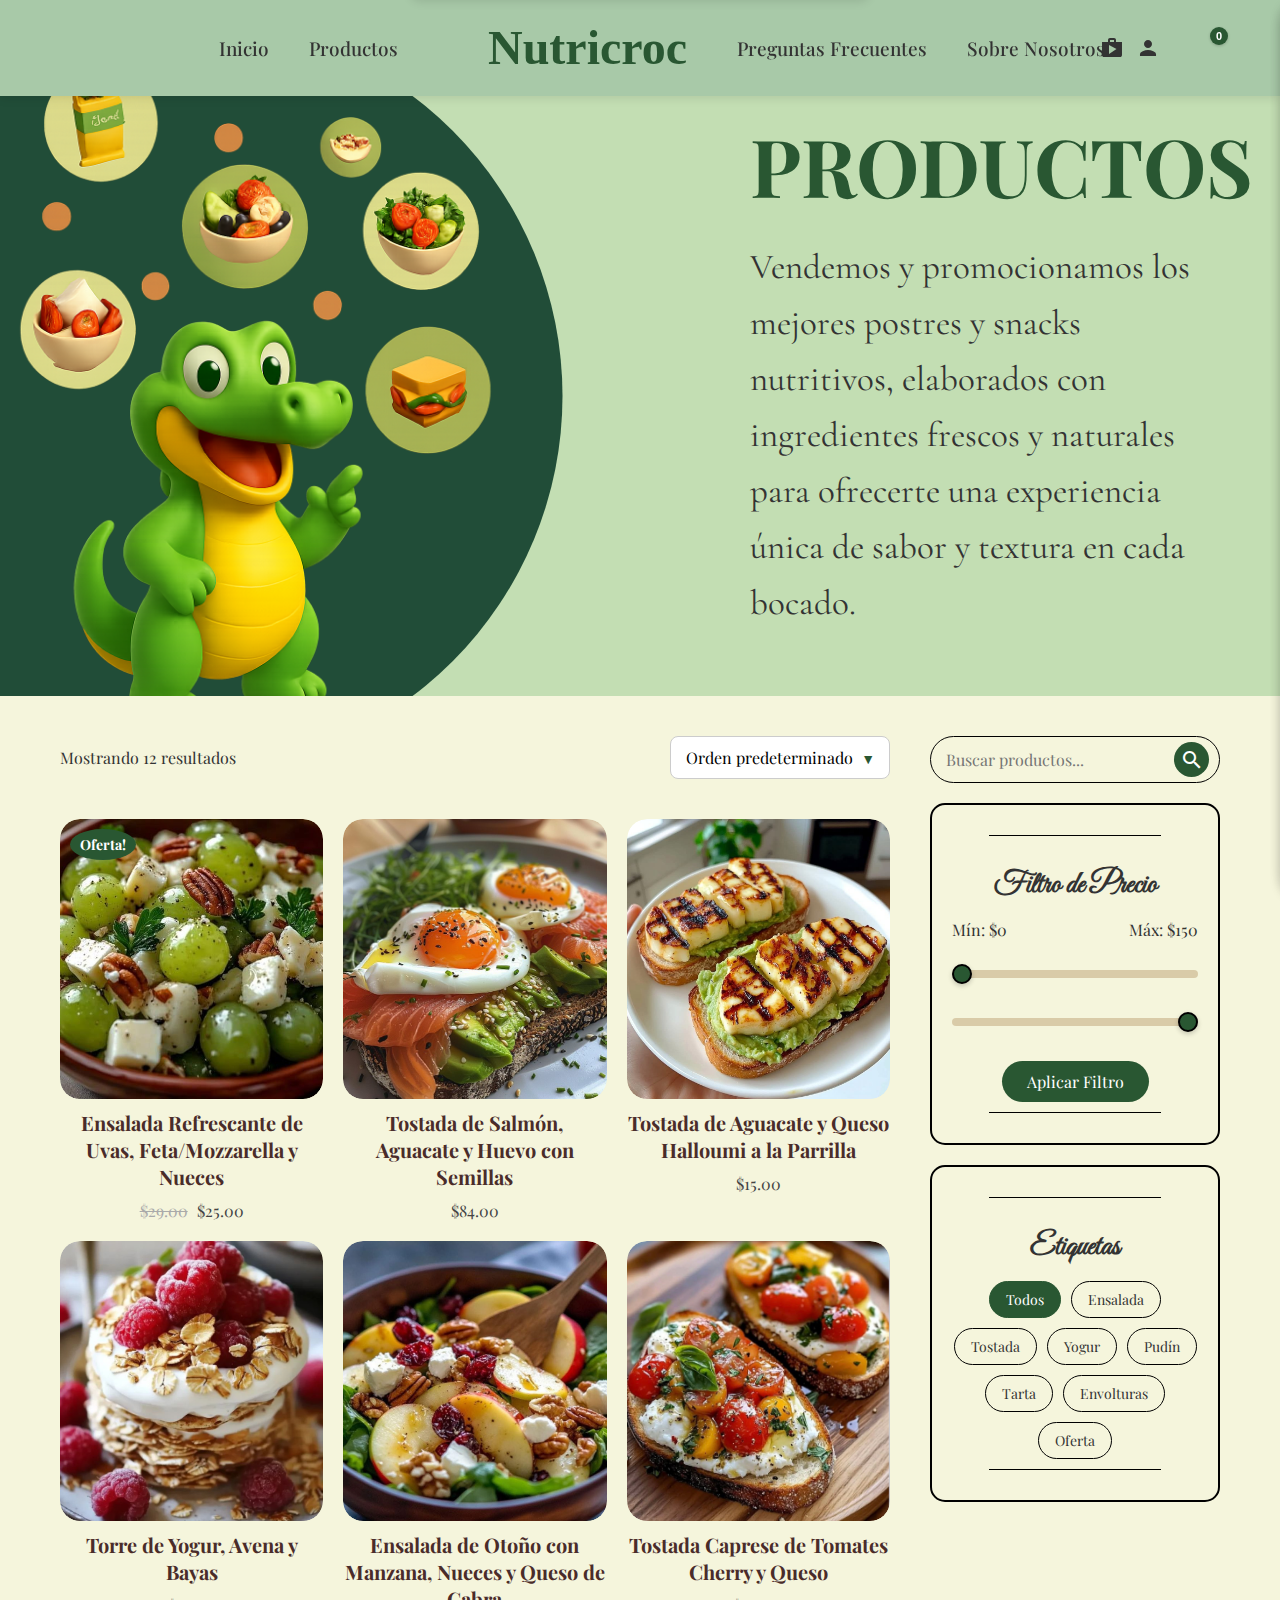
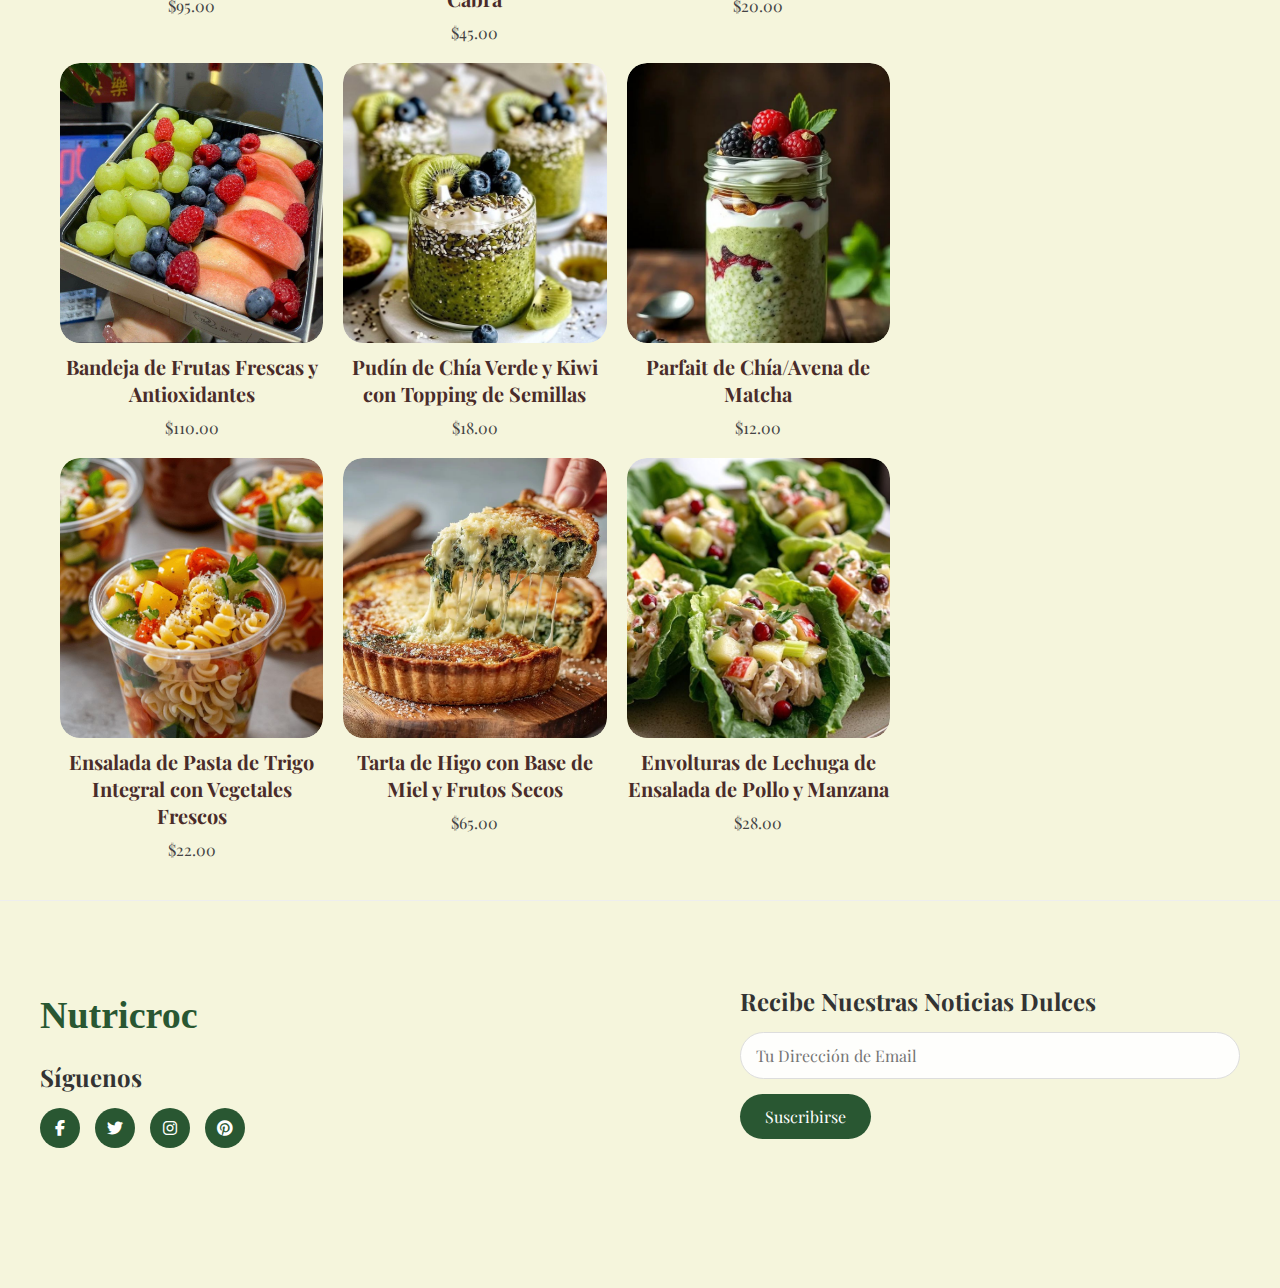
<file: checkout.html>
<!DOCTYPE html>
<html lang="es">
<head>
  <meta charset="UTF-8">
  <meta name="viewport" content="width=device-width, initial-scale=1.0">
  <title>Checkout - Nutricroc</title>
  <link href="https://fonts.googleapis.com/icon?family=Material+Icons" rel="stylesheet">
  <link rel="stylesheet" href="https://cdnjs.cloudflare.com/ajax/libs/font-awesome/6.4.0/css/all.min.css">
  <link href="https://fonts.googleapis.com/css2?family=Playfair+Display:wght@500&family=Great+Vibes&display=swap" rel="stylesheet">
  <link href="https://fonts.googleapis.com/css2?family=Dancing+Script:wght@600&display=swap" rel="stylesheet">
  <link href="https://fonts.googleapis.com/css2?family=Cormorant+Garamond:wght@400;500;600&display=swap" rel="stylesheet">
  <style>
    /* RESET Y ESTILOS BASE */
    * {
      margin: 0;
      padding: 0;
      box-sizing: border-box;
    }

    /* ESTILOS PARA SCROLLBARS */
    ::-webkit-scrollbar {
      width: 6px;
      height: 6px;
    }

    ::-webkit-scrollbar-track {
      background: #f1f1f1;
      border-radius: 10px;
    }

    ::-webkit-scrollbar-thumb {
      background: #295732;
      border-radius: 10px;
    }

    ::-webkit-scrollbar-thumb:hover {
      background: #1e3d24;
    }

    /* Para Firefox */
    * {
      scrollbar-width: thin;
      scrollbar-color: #295732 #f1f1f1;
    }

    body {
      font-family: 'Playfair Display', serif;
      background: #F5F5DC;
      color: #333;
      overflow-x: hidden;
    }

    /* PANTALLA DE TRANSICIÓN */
    .transition-screen {
      position: fixed;
      top: 0;
      left: 0;
      width: 100%;
      height: 100%;
      background-color: white;
      z-index: 9999;
      display: none;
      flex-direction: column;
      align-items: center;
      justify-content: center;
      opacity: 0;
      transition: opacity 0.3s ease;
    }

    .transition-screen.active {
      display: flex;
      opacity: 1;
    }

    .transition-image {
      width: 250px;
      height: 250px;
      object-fit: contain;
      margin-bottom: 20px;
    }

    /* NOTIFICACIONES */
    .notification {
      position: fixed;
      top: 0;
      left: 50%;
      transform: translateX(-50%) translateY(-100%);
      background-color: #295732;
      color: white;
      padding: 15px 30px;
      text-align: center;
      z-index: 2000;
      transition: transform 0.4s cubic-bezier(0.25, 0.46, 0.45, 0.94);
      box-shadow: 0 2px 10px rgba(0,0,0,0.1);
      border-radius: 0 0 10px 10px;
      max-width: 400px;
      width: 90%;
    }

    .notification.show {
      transform: translateX(-50%) translateY(0);
    }

    .notification-content {
      display: flex;
      align-items: center;
      justify-content: center;
      gap: 10px;
    }

    .payment-error-notification {
      position: fixed;
      top: 20px;
      left: 50%;
      transform: translateX(-50%) translateY(-100px);
      background-color: #dc3545;
      color: white;
      padding: 20px 30px;
      text-align: center;
      z-index: 4000;
      border-radius: 12px;
      box-shadow: 0 10px 30px rgba(0,0,0,0.3);
      transition: transform 0.3s ease, opacity 0.3s ease;
      opacity: 0;
      max-width: 500px;
      width: 90%;
      font-family: 'Playfair Display', serif;
      display: flex;
      flex-direction: column;
      align-items: center;
      gap: 10px;
    }

    .payment-error-notification.show {
      transform: translateX(-50%) translateY(0);
      opacity: 1;
    }

    .stock-notification {
      position: fixed;
      top: 50%;
      left: 50%;
      transform: translate(-50%, -50%) scale(0);
      background-color: #dc3545;
      color: white;
      padding: 25px 40px;
      text-align: center;
      z-index: 3000;
      border-radius: 12px;
      box-shadow: 0 10px 30px rgba(0,0,0,0.3);
      transition: transform 0.3s ease, opacity 0.3s ease;
      opacity: 0;
      max-width: 500px;
      width: 90%;
      font-family: 'Playfair Display', serif;
    }

    .stock-notification.show {
      transform: translate(-50%, -50%) scale(1);
      opacity: 1;
    }

    /* PANTALLA COMPLETA DE CHECKOUT */
    .checkout-fullscreen {
      position: fixed;
      top: 0;
      left: 0;
      width: 100%;
      height: 100%;
      background-color: white;
      z-index: 3000;
      display: none;
      flex-direction: column;
      overflow: hidden;
    }

    .checkout-fullscreen.active {
      display: flex;
    }

    .checkout-full-header {
      display: flex;
      justify-content: center;
      align-items: center;
      padding: 20px 40px;
      border-bottom: 1px solid #eee;
      background: white;
      z-index: 10;
      position: relative;
    }

    .checkout-full-title {
      font-family: 'Playfair Display', serif;
      font-size: 30px;
      color: #295732;
      margin: 0;
    }

    /* Se eliminó el botón de cerrar */
    .close-checkout-full {
      display: none;
    }

    .checkout-full-content {
      flex: 1;
      display: flex;
      overflow: hidden;
    }

    /* PANEL IZQUIERDO: RESUMEN DE COMPRA */
    .checkout-left-panel {
      flex: 1;
      background:  white;
      padding: 30px;
      overflow: hidden;
      border-right: 1px solid #eee;
      display: flex;
      flex-direction: column;
    }
    
    .checkout-summary-header {
      position: sticky;
      top: 0;
      background: white;
      z-index: 5;
      padding-bottom: 15px;
    }

    .checkout-summary-fixed {
      margin-bottom: 30px;
      padding: 20px;
      background: white;
      border-radius: 10px;
      box-shadow: 0 2px 10px rgba(0,0,0,0.05);
      position: sticky;
      top: 0;
      z-index: 5;
    }

    .checkout-summary-title {
      font-size: 18px;
      font-weight: bold;
      color: #295732;
      margin-bottom: 15px;
    }

    .checkout-summary-count {
      display: flex;
      justify-content: space-between;
      align-items: center;
      margin-bottom: 15px;
      font-size: 16px;
    }

    .checkout-products-list {
      flex: 1;
      overflow-y: auto;
      padding-right: 10px;
      margin: 20px 0;
    }
    
    /* Scroll personalizado para lista de productos */
    .checkout-products-list::-webkit-scrollbar {
      width: 4px;
    }
    
    .checkout-products-list::-webkit-scrollbar-thumb {
      background: #295732;
    }
    
    .checkout-summary-footer {
      position: sticky;
      bottom: 0;
      background: white;
      padding-top: 15px;
      border-top: 1px solid #ddd;
    }

    .checkout-product-item {
      display: flex;
      margin-bottom: 20px;
      padding-bottom: 20px;
      border-bottom: 1px solid #e5e5e5;
    }

    .checkout-product-image {
      width: 80px;
      height: 80px;
      border-radius: 8px;
      overflow: hidden;
      margin-right: 15px;
    }

    .checkout-product-image img {
      width: 100%;
      height: 100%;
      object-fit: cover;
    }

    .checkout-product-details {
      flex: 1;
    }

    .checkout-product-name {
      font-size: 16px;
      font-weight: 600;
    }

    .checkout-product-quantity {
      font-size: 14px;
      color: #777;
    }

    .checkout-product-price {
      font-weight: bold;
      margin-top: 5px;
    }

    .checkout-summary-total {
      margin-top: 20px;
      padding-top: 20px;
      border-top: 1px solid #eee;
    }

    .summary-total-row {
      display: flex;
      justify-content: space-between;
      margin-bottom: 10px;
    }

    .summary-total-label {
      color: #666;
    }

    .summary-total-value {
      font-weight: 500;
      color: #1e3d24;
    }

    .summary-grand-total {
      font-size: 18px;
      font-weight: bold;
      margin-top: 10px;
      padding-top: 10px;
      border-top: 1px solid #ccc;
    }

    /* PANEL DERECHO: PASOS DEL CHECKOUT */
    .checkout-right-panel {
      flex: 1.5;
      padding: 30px;
      overflow-y: auto;
      display: flex;
      flex-direction: column;
    }
    
    /* Scroll personalizado para panel derecho */
    .checkout-right-panel::-webkit-scrollbar {
      width: 4px;
    }
    
    .checkout-right-panel::-webkit-scrollbar-thumb {
      background: #295732;
    }

    /* BARRA DE PROGRESO */
    .progress-bar {
      display: flex;
      justify-content: space-between;
      align-items: center;
      margin: 30px auto 40px;
      position: relative;
      max-width: 600px;
      width: 100%;
    }

    .progress-bar::before {
      content: '';
      position: absolute;
      top: 15px;
      left: 10%;
      right: 10%;
      height: 3px;
      background: #eee;
      z-index: 1;
    }

    .progress-step {
      display: flex;
      flex-direction: column;
      align-items: center;
      position: relative;
      z-index: 2;
      flex: 1;
    }

    .step-circle {
      width: 30px;
      height: 30px;
      border-radius: 50%;
      background: white;
      border: 2px solid #ddd;
      display: flex;
      align-items: center;
      justify-content: center;
      font-weight: bold;
      color: #999;
      margin-bottom: 8px;
      transition: all 0.3s ease;
    }

    .progress-step.active .step-circle {
      background: #295732;
      border-color: #295732;
      color: white;
    }

    .progress-step.completed .step-circle {
      background: #295732;
      border-color: #295732;
      color: white;
    }

    .step-label {
      font-size: 14px;
      color: #999;
      text-align: center;
    }

    .progress-step.active .step-label {
      color: #295732;
      font-weight: 500;
    }

    .progress-step.completed .step-label {
      color: #295732;
    }

    /* PASOS DEL CHECKOUT */
    .checkout-step {
      display: none;
      flex-direction: column;
      flex: 1;
    }

    .checkout-step.active {
      display: flex;
    }

    .step-title {
      font-size: 24px;
      color: #295732;
      margin-bottom: 30px;
      text-align: center;
      font-family: 'Cormorant Garamond', serif;
      font-weight: 600;
    }

    .step-image-container {
      text-align: center;
      margin-bottom: 30px;
    }

    .step-image {
      width: 250px;
      height: 180px;
      object-fit: contain;
      margin: 0 auto;
    }

    /* PASO 1: DATOS DE ENTREGA */
    .delivery-form {
      display: flex;
      flex-direction: column;
      gap: 25px;
      max-width: 500px;
      margin: 0 auto;
      padding: 0 20px 20px;
      width: 100%;
      box-sizing: border-box;
    }

    .form-group {
      display: flex;
      flex-direction: column;
      gap: 8px;
    }

    .form-group label {
      font-size: 16px;
      color: #555;
      font-weight: 500;
      margin-bottom: 5px;
    }

    .form-group select,
    .form-group input,
    .form-group textarea {
      padding: 14px 15px;
      border: 1px solid #ddd;
      border-radius: 8px;
      font-size: 16px;
      font-family: 'Playfair Display', serif;
      outline: none;
      transition: border-color 0.3s ease;
      background-color: white;
      width: 100%;
      box-sizing: border-box;
    }

    /* Cambiar color del texto de selects a negro */
    .form-group select option {
      color: #000 !important;
      background-color: white;
    }

    .form-group select {
      color: #000 !important;
      background-color: white;
    }

    .form-group textarea {
      resize: vertical;
      min-height: 80px;
    }

    .form-group select:focus,
    .form-group input:focus,
    .form-group textarea:focus {
      border-color: #295732;
      box-shadow: 0 0 0 2px rgba(41, 87, 50, 0.2);
    }

    .form-group select:disabled {
      background-color: #f5f5f5;
      cursor: not-allowed;
      color: #666 !important;
    }

    /* Personalización de selects para móviles */
    @media (max-width: 768px) {
      .form-group select {
        -webkit-appearance: none;
        -moz-appearance: none;
        appearance: none;
        background-image: url("data:image/svg+xml;charset=UTF-8,%3csvg xmlns='http://www.w3.org/2000/svg' viewBox='0 0 24 24' fill='none' stroke='%23000000' stroke-width='2' stroke-linecap='round' stroke-linejoin='round'%3e%3cpolyline points='6 9 12 15 18 9'%3e%3c/polyline%3e%3c/svg%3e");
        background-repeat: no-repeat;
        background-position: right 15px center;
        background-size: 16px;
        padding-right: 45px;
        color: #000 !important;
      }
      
      .form-group select:disabled {
        background-color: #f5f5f5;
        opacity: 0.7;
        color: #666 !important;
      }
    }

    /* PASO 2: MÉTODO DE PAGO */
    .payment-options {
      display: flex;
      flex-direction: column;
      gap: 15px;
      margin: 30px 0;
      max-width: 500px;
      margin-left: auto;
      margin-right: auto;
      padding: 0 20px;
      width: 100%;
      box-sizing: border-box;
    }

    .payment-option {
      display: flex;
      align-items: center;
      gap: 15px;
      padding: 18px 20px;
      border: 2px solid #eee;
      border-radius: 10px;
      cursor: pointer;
      transition: all 0.3s ease;
      background-color: white;
    }

    .payment-option:hover {
      border-color: #295732;
    }

    .payment-option.selected {
      border-color: #295732;
      background-color: rgba(41, 87, 50, 0.1);
    }

    .payment-icon {
      width: 40px;
      height: 40px;
      display: flex;
      align-items: center;
      justify-content: center;
      font-size: 24px;
      color: #295732;
    }

    .payment-label {
      font-size: 18px;
      font-weight: 500;
      color: #333;
      flex: 1;
    }

    .payment-radio {
      display: flex;
      align-items: center;
    }

    .payment-radio input[type="radio"] {
      width: 20px;
      height: 20px;
      cursor: pointer;
      margin: 0;
    }

    .card-fields {
      display: none;
      flex-direction: column;
      gap: 20px;
      margin-top: 30px;
      padding: 25px;
      background-color: #f9f9f9;
      border-radius: 12px;
      animation: fadeIn 0.3s ease;
      max-width: 500px;
      margin-left: auto;
      margin-right: auto;
      width: 100%;
      box-sizing: border-box;
    }

    .card-fields.show {
      display: flex;
    }

    @keyframes fadeIn {
      from { opacity: 0; transform: translateY(-10px); }
      to { opacity: 1; transform: translateY(0); }
    }

    .expiry-cvv-container {
      display: grid;
      grid-template-columns: 1fr 1fr;
      gap: 15px;
    }

    /* PASO 3: CONFIRMACIÓN */
    .confirmation-content {
      display: flex;
      flex-direction: column;
      align-items: center;
      justify-content: center;
      padding: 40px 30px;
      text-align: center;
      flex: 1;
    }

    .confetti-success {
      position: fixed;
      top: 0;
      left: 0;
      width: 100%;
      height: 100%;
      pointer-events: none;
      z-index: 1;
      overflow: hidden;
    }

    .confetti {
      position: absolute;
      width: 10px;
      height: 10px;
      background-color: #295732;
      opacity: 0.8;
      border-radius: 2px;
      animation: fall linear forwards;
    }

    .confetti:nth-child(2n) {
      background-color: #1e3d24;
    }

    .confetti:nth-child(3n) {
      background-color: #704214;
    }

    .confetti:nth-child(4n) {
      background-color: #76DCD8;
    }

    @keyframes fall {
      0% {
        transform: translateY(-100px) rotate(0deg);
        opacity: 1;
      }
      70% {
        opacity: 0.8;
      }
      100% {
        transform: translateY(100vh) rotate(360deg);
        opacity: 0;
      }
    }

    .confirmation-image-large {
      width: 300px;
      height: 200px;
      object-fit: contain;
      margin-bottom: 15px;
    }

    .confirmation-title {
      font-family: 'Classy Marisa';
      font-size: 40px;
      color: #295732;
      margin-bottom: 25px;
    }

    .confirmation-message {
      font-size: 18px;
      color: #666;
      margin-bottom: 25px;
      max-width: 500px;
      line-height: 1.6;
    }

    /* BOTONES DE NAVEGACIÓN */
    .checkout-navigation {
      display: flex;
      gap: 15px;
      margin-top: 40px;
      max-width: 500px;
      margin-left: auto;
      margin-right: auto;
      width: 100%;
      box-sizing: border-box;
    }

    .nav-btn {
      flex: 1;
      background: #295732;
      color: white;
      border: none;
      padding: 16px;
      border-radius: 30px;
      font-family: 'Playfair Display', serif;
      font-size: 16px;
      font-weight: bold;
      cursor: pointer;
      transition: all 0.3s ease;
    }

    .nav-btn:hover {
      background: #295732;
      transform: translateY(-3px);
    }

    .nav-btn-secondary {
      background: #A8C9A8;
      color: #333;
    }

    .nav-btn-secondary:hover {
      background: #A8C9A8;
    }

    .nav-btn:disabled {
      background-color: #cccccc;
      cursor: not-allowed;
      transform: none;
      opacity: 0.6;
    }

    .nav-btn:disabled:hover {
      background-color: #cccccc;
      transform: none;
    }

    .reenviar-correo-btn {
      background: #C9B656;
      color: white;
      border: none;
      padding: 12px 25px;
      border-radius: 30px;
      font-family: 'Playfair Display', serif;
      font-size: 16px;
      font-weight: bold;
      cursor: pointer;
      transition: all 0.3s ease;
      margin-top: 15px;
      min-width: 180px;
    }

    .reenviar-correo-btn:hover:not(:disabled) {
      background: #b5a44e;
      transform: translateY(-2px);
    }

    .reenviar-correo-btn:disabled {
      background: #cccccc;
      cursor: not-allowed;
      opacity: 0.7;
    }

    /* SPINNER PARA CAMBIO DE PASO */
    .step-spinner {
      position: absolute;
      top: 0;
      left: 0;
      width: 100%;
      height: 100%;
      background-color: rgba(255, 255, 255, 0.9);
      display: none;
      flex-direction: column;
      align-items: center;
      justify-content: center;
      z-index: 100;
    }

    .step-spinner.active {
      display: flex;
    }

    .spinner {
      width: 60px;
      height: 60px;
      border: 6px solid rgba(41, 87, 50, 0.3);
      border-radius: 50%;
      border-top-color: #295732;
      animation: spin 1s linear infinite;
      margin-bottom: 20px;
    }

    .step-spinner-text {
      font-size: 18px;
      color: #333;
      font-weight: 500;
    }

    @keyframes spin {
      0% { transform: rotate(0deg); }
      100% { transform: rotate(360deg); }
    }

    /* BOTÓN PARA ABRIR EL CHECKOUT (DEMO) - ELIMINADO */
    .demo-btn {
      display: none;
    }

    /* BOTÓN X PARA MÓVILES - OCULTADO */
    .mobile-close-btn {
      display: none !important;
    }

    /* RESPONSIVE */
    @media (min-width: 1025px) {
      /* Para PC se conserva todo como está */
      .checkout-full-content {
        flex-direction: row;
      }
      
      .checkout-left-panel {
        display: flex;
      }
      
      .checkout-right-panel {
        max-height: none;
      }
    }

    @media (max-width: 1024px) {
      .checkout-full-content {
        flex-direction: row;
      }
      
      .checkout-left-panel {
        border-right: none;
        max-height: none;
      }
      
      .checkout-right-panel {
        max-height: none;
      }
    }

    @media (max-width: 768px) {
      /* Ocultar resumen de compra en móviles */
      .checkout-left-panel {
        display: none !important;
      }
      
      /* Hacer que el panel derecho ocupe todo el espacio */
      .checkout-right-panel {
        flex: 1;
        width: 100%;
      }
      
      /* Ajustes para móviles */
      .checkout-full-header {
        padding: 15px 20px;
        position: relative;
      }
      
      .checkout-right-panel {
        padding: 20px 15px;
      }
      
      .progress-bar {
        padding: 0 10px;
        margin: 20px auto 30px;
      }
      
      .step-label {
        font-size: 12px;
      }
      
      .step-title {
        font-size: 22px;
        margin-bottom: 20px;
      }
      
      .checkout-navigation {
        flex-direction: column;
        gap: 10px;
        margin-top: 30px;
      }
      
      .step-image {
        width: 200px;
        height: 150px;
      }
      
      .confirmation-title {
        font-size: 32px;
      }
      
      .confirmation-message {
        font-size: 16px;
        padding: 0 10px;
      }
      
      /* Unificar diseño de formularios en móviles */
      .delivery-form,
      .payment-options,
      .card-fields {
        padding: 0 10px;
        gap: 20px;
      }
      
      .payment-option {
        padding: 15px;
      }
      
      .payment-label {
        font-size: 16px;
      }
      
      .card-fields {
        padding: 20px 15px;
        gap: 15px;
      }
      
      .expiry-cvv-container {
        grid-template-columns: 1fr;
        gap: 15px;
      }
      
      /* Ajustar la imagen de confirmación */
      .confirmation-image-large {
        width: 250px;
        height: 180px;
      }
      
      /* Ajustar tamaño de texto en confirmación */
      .confirmation-content .checkout-summary-total {
        font-size: 14px;
        padding: 15px;
      }
      
      .summary-total-row {
        font-size: 14px;
      }
      
      .summary-grand-total {
        font-size: 16px;
      }
      
      /* Ajustar imagen de transición para móviles */
      .transition-image {
        width: 200px;
        height: 200px;
      }
      
      /* PREVENIR ZOOM AL HACER FOCUS EN CAMPOS DE ENTRADA EN MÓVILES */
      .form-group input,
      .form-group select,
      .form-group textarea,
      .card-fields input {
        font-size: 16px !important;
      }
      
      @supports (-webkit-touch-callout: none) {
        .form-group input,
        .form-group select,
        .form-group textarea,
        .card-fields input {
          font-size: 16px;
          line-height: 1.5;
          max-height: none;
        }
      }
      
      @media screen and (-webkit-min-device-pixel-ratio: 0) {
        .form-group input,
        .form-group select,
        .form-group textarea,
        .card-fields input {
          font-size: 16px;
          transform: scale(1);
          zoom: 1;
        }
      }
    }

    @media (max-width: 480px) {
      .checkout-full-title {
        font-size: 30px;
      }
      
      .step-title {
        font-size: 20px;
      }
      
      .progress-bar {
        margin: 15px auto 25px;
      }
      
      .step-circle {
        width: 25px;
        height: 25px;
        font-size: 14px;
      }
      
      .step-image {
        width: 180px;
        height: 130px;
      }
      
      .confirmation-title {
        font-size: 28px;
      }
      
      .confirmation-image-large {
        width: 200px;
        height: 150px;
      }
      
      .reenviar-correo-btn {
        padding: 10px 20px;
        min-width: 160px;
        font-size: 15px;
      }
      
      .form-group select,
      .form-group input,
      .form-group textarea {
        padding: 12px 15px;
        font-size: 15px;
      }
      
      .nav-btn {
        padding: 14px;
        font-size: 15px;
      }
      
      .transition-image {
        width: 180px;
        height: 180px;
      }
    }
  </style>
</head>
<body>
  <!-- Pantalla de transición simplificada -->
  <div class="transition-screen" id="transitionScreen">
    <img src="img/compra.png" alt="Redirigiendo" class="transition-image">
  </div>

  <!-- Notificaciones -->
  <div class="notification" id="notification">
    <div class="notification-content">
      <span class="notification-icon">✓</span>
      <span class="notification-text">El producto se agregó de manera exitosa</span>
    </div>
  </div>

  <div class="payment-error-notification" id="paymentErrorNotification">
    <i class="fas fa-exclamation-triangle"></i>
    <h3>Error al procesar el pago</h3>
    <p>Verifica el saldo o datos de tu tarjeta</p>
  </div>

  <div class="stock-notification" id="stockNotification">
    <i class="fas fa-exclamation-circle"></i>
    <h3>Stock insuficiente</h3>
    <p>No contamos con suficiente stock para esta cantidad</p>
  </div>

  <!-- Pantalla completa de checkout -->
  <div class="checkout-fullscreen" id="checkoutFullscreen">
    
    <div class="checkout-full-header">
      <h2 class="checkout-full-title">Nutricroc</h2>
    </div>
    
    <div class="checkout-full-content">
      <!-- Panel izquierdo: Resumen de compra (se oculta en móviles) -->
      <div class="checkout-left-panel">

  <!-- Título fijo -->
  <div class="checkout-summary-header">
    <h3 class="checkout-summary-title">Resumen de la compra</h3>

    <div class="checkout-summary-count">
      <span>Productos:</span>
      <span class="summary-total-value" id="checkoutProductCount">2</span>
    </div>
  </div>

  <!-- Lista de productos -->
  <div class="checkout-products-list" id="checkoutProductsList">
    <!-- Productos dinámicos -->
  </div>

  <!-- Totales fijos -->
  <div class="checkout-summary-footer">
    <div class="summary-total-row">
      <span class="summary-total-label">Subtotal:</span>
      <span class="summary-total-value" id="checkoutSubtotal">$85.00</span>
    </div>
    <div class="summary-total-row">
      <span class="summary-total-label">Envío:</span>
      <span class="summary-total-value" id="checkoutEnvio">Gratis</span>
    </div>
    <div class="summary-grand-total">
      <span class="summary-total-label">Total final:</span>
      <span class="summary-total-value" id="checkoutTotalAmount">$85.00</span>
    </div>
  </div>

</div>
      
      <!-- Panel derecho: Pasos del checkout (ocupa todo en móviles) -->
      <div class="checkout-right-panel">
        <!-- Spinner para cambio de paso -->
        <div class="step-spinner" id="stepSpinner">
          <div class="spinner"></div>
          <p class="step-spinner-text">Cargando...</p>
        </div>
        
        <!-- Barra de progreso -->
        <div class="progress-bar" id="progressBar">
          <div class="progress-step active" id="step1">
            <div class="step-circle">1</div>
            <div class="step-label">Entrega</div>
          </div>
          <div class="progress-step" id="step2">
            <div class="step-circle">2</div>
            <div class="step-label">Pago</div>
          </div>
          <div class="progress-step" id="step3">
            <div class="step-circle">3</div>
            <div class="step-label">Confirmación</div>
          </div>
        </div>
        
        <!-- Paso 1: Datos de entrega -->
        <div class="checkout-step active" id="stepContent1">
          <h2 class="step-title">Información de Entrega</h2>
          
          <div class="step-image-container">
            <img src="img/cocodriloenvio.png" alt="Entrega" class="step-image">
          </div>
          
          <form class="delivery-form" id="fullDeliveryForm">
            <div class="form-group">
              <label for="fullBuilding">Edificio de entrega</label>
              <select id="fullBuilding" name="fullBuilding" required>
                <option value="">Selecciona un edificio</option>
                <option value="A">Edificio A</option>
                <option value="B">Edificio B</option>
                <option value="C">Edificio C</option>
                <option value="D">Edificio D</option>
                <option value="X">Edificio X</option>
              </select>
            </div>
            
            <div class="form-group">
              <label for="fullClassroom">Salón de entrega</label>
              <select id="fullClassroom" name="fullClassroom" disabled required>
                <option value="">Selecciona un salón</option>
              </select>
            </div>
            
            <div class="form-group">
              <label for="fullRecipientName">Características de la persona que recibe</label>
              <input type="text" id="fullRecipientName" name="fullRecipientName" placeholder="Nombre completo del destinatario" required>
            </div>
            
            <div class="form-group">
              <label for="fullRecipientPhone">Teléfono del destinatario</label>
              <input type="tel" id="fullRecipientPhone" name="fullRecipientPhone" placeholder="Número de teléfono" required>
            </div>
            
            <div class="form-group">
              <label for="fullRecipientEmail">Correo electrónico</label>
              <input type="email" id="fullRecipientEmail" name="fullRecipientEmail" placeholder="correo@ejemplo.com" required>
            </div>
            
            <div class="form-group">
              <label for="fullSpecialInstructions">Instrucciones especiales (opcional)</label>
              <textarea id="fullSpecialInstructions" name="fullSpecialInstructions" rows="3" placeholder="Ej: Entregar en recepción, llamar antes de llegar, etc."></textarea>
            </div>
          </form>
          
          <div class="checkout-navigation">
            <button class="nav-btn nav-btn-secondary" id="backToCartBtnFull">Volver al carrito</button>
            <button class="nav-btn" id="continueToPaymentFullBtn">Continuar al pago</button>
          </div>
        </div>
        
        <!-- Paso 2: Método de pago -->
        <div class="checkout-step" id="stepContent2">
          <h2 class="step-title">Método de Pago</h2>
          
          <div class="step-image-container">
            <img src="img/procesodepago.png" alt="Pago" class="step-image">
          </div>
          
          <div class="payment-options">
            <div class="payment-option" data-method="paypal">
              <div class="payment-icon">
                <i class="fab fa-paypal"></i>
              </div>
              <div class="payment-label">PayPal</div>
              <div class="payment-radio">
                <input type="radio" name="fullPaymentMethod" value="paypal" id="fullPaypalRadio">
              </div>
            </div>
            
            <div class="payment-option" data-method="card">
              <div class="payment-icon">
                <i class="far fa-credit-card"></i>
              </div>
              <div class="payment-label">Tarjeta de Débito/Crédito</div>
              <div class="payment-radio">
                <input type="radio" name="fullPaymentMethod" value="card" id="fullCardRadio">
              </div>
            </div>
            
            <div class="payment-option" data-method="cash">
              <div class="payment-icon">
                <i class="fas fa-money-bill-wave"></i>
              </div>
              <div class="payment-label">Efectivo</div>
              <div class="payment-radio">
                <input type="radio" name="fullPaymentMethod" value="cash" id="fullCashRadio">
              </div>
            </div>
          </div>
          
          <!-- Campos de tarjeta -->
          <div class="card-fields" id="fullCardFields">
            <h3 class="step-title" style="font-size: 18px; margin-bottom: 20px;">Datos de la tarjeta</h3>
            
            <div class="form-group">
              <label for="fullCardNumber">Número de tarjeta</label>
              <input type="text" id="fullCardNumber" name="fullCardNumber" placeholder="1234 5678 9012 3456" maxlength="19">
            </div>
            
            <div class="form-group">
              <label for="fullCardHolder">Nombre del titular</label>
              <input type="text" id="fullCardHolder" name="fullCardHolder" placeholder="Como aparece en la tarjeta">
            </div>
            
            <div class="expiry-cvv-container">
              <div class="form-group">
                <label for="fullExpiryDate">(MM/AA)</label>
                <input type="text" id="fullExpiryDate" name="fullExpiryDate" placeholder="MM/AA" maxlength="5">
              </div>
              
              <div class="form-group">
                <label for="fullCvv">CVV</label>
                <input type="text" id="fullCvv" name="fullCvv" placeholder="123" maxlength="4">
              </div>
            </div>
          </div>
          
          <div class="checkout-navigation">
            <button class="nav-btn nav-btn-secondary" id="backToDeliveryBtn">Volver a entrega</button>
            <button class="nav-btn" id="processPaymentBtn" disabled>Continuar con el pago</button>
          </div>
        </div>
        
        <!-- Paso 3: Confirmación -->
        <div class="checkout-step" id="stepContent3">
          <div class="confetti-success" id="confettiSuccess"></div>
          
          <div class="confirmation-content">
            <img src="img/compraexitosa.png" alt="Confirmación Nutricroc" class="confirmation-image-large">
            <h2 class="confirmation-title">¡Compra exitosa!</h2>
            <p class="confirmation-message">Tu compra se ha realizado con éxito. Revisa tu correo electrónico para la confirmación de tu compra. ¡Esperamos que disfrutes nuestros deliciosos postres!</p>
            
            <!-- Botón de reenviar correo -->
            <button class="reenviar-correo-btn" id="reenviarCorreoBtnFull">
              Reenviar correo
            </button>
            
            <div class="checkout-summary-total" style="margin-top: 30px; width: 100%; max-width: 500px; background: #f9f9f9; padding: 20px; border-radius: 10px;">
              <div class="summary-total-row">
                <span class="summary-total-label">Número de pedido:</span>
                <span class="summary-total-value" id="confirmationOrder">NUTR-2024-001234</span>
              </div>
              <div class="summary-total-row">
                <span class="summary-total-label">Fecha del pedido:</span>
                <span class="summary-total-value" id="confirmationDate">15 Dic 2024</span>
              </div>
              <div class="summary-total-row">
                <span class="summary-total-label">Método de pago:</span>
                <span class="summary-total-value" id="confirmationMethod">PayPal</span>
              </div>
              <div class="summary-total-row">
                <span class="summary-total-label">Subtotal:</span>
                <span class="summary-total-value" id="confirmationSubtotal">$85.00</span>
              </div>
              <div class="summary-total-row">
                <span class="summary-total-label">Envío:</span>
                <span class="summary-total-value" id="confirmationEnvio">Gratis</span>
              </div>
              <div class="summary-grand-total" style="margin-top: 10px; padding-top: 10px; border-top: 1px solid #eee;">
                <span class="summary-total-label">Total final:</span>
                <span class="summary-total-value" id="confirmationTotal">$85.00</span>
              </div>
            </div>
            
            <div class="checkout-navigation" style="margin-top: 40px;">
              <button class="nav-btn" id="finishCheckoutBtn">Seguir comprando</button>
            </div>
          </div>
        </div>
      </div>
    </div>
  </div>

  <script>
    // Variables globales
    let cartItems = [];
    let currentCheckoutFullStep = 1;
    let selectedPaymentMethod = null;
    let reenviarAttempts = 0;
    const MAX_REENVIAR_ATTEMPTS = 3;
    let reenviarBtnDisabled = false;
    let reenviarTimeout = null;
    
    // Variable para almacenar la página de origen
    let returnToPage = 'productos.html'; // Valor por defecto

    // Datos de los edificios y salones
    const buildingClassrooms = {
      'A': Array.from({length: 11}, (_, i) => `Salón ${i + 1}`),
      'B': Array.from({length: 11}, (_, i) => `Salón ${i + 1}`),
      'C': Array.from({length: 11}, (_, i) => `Salón ${i + 1}`),
      'D': Array.from({length: 7}, (_, i) => `Salón ${i + 1}`),
      'X': Array.from({length: 7}, (_, i) => `Salón ${i + 1}`)
    };

    // Elementos del DOM
    const checkoutFullscreen = document.getElementById('checkoutFullscreen');
    const checkoutProductsList = document.getElementById('checkoutProductsList');
    const checkoutProductCount = document.getElementById('checkoutProductCount');
    const checkoutSubtotal = document.getElementById('checkoutSubtotal');
    const checkoutTotalAmount = document.getElementById('checkoutTotalAmount');
    
    // Barra de progreso
    const step1 = document.getElementById('step1');
    const step2 = document.getElementById('step2');
    const step3 = document.getElementById('step3');
    const stepContent1 = document.getElementById('stepContent1');
    const stepContent2 = document.getElementById('stepContent2');
    const stepContent3 = document.getElementById('stepContent3');
    const stepSpinner = document.getElementById('stepSpinner');
    
    // Paso de entrega
    const fullDeliveryForm = document.getElementById('fullDeliveryForm');
    const fullBuilding = document.getElementById('fullBuilding');
    const fullClassroom = document.getElementById('fullClassroom');
    const backToCartBtnFull = document.getElementById('backToCartBtnFull');
    const continueToPaymentFullBtn = document.getElementById('continueToPaymentFullBtn');
    
    // Paso de pago
    const fullPaymentOptions = document.querySelectorAll('.payment-option');
    const fullCardFields = document.getElementById('fullCardFields');
    const fullCardNumber = document.getElementById('fullCardNumber');
    const fullCardHolder = document.getElementById('fullCardHolder');
    const fullExpiryDate = document.getElementById('fullExpiryDate');
    const fullCvv = document.getElementById('fullCvv');
    const backToDeliveryBtn = document.getElementById('backToDeliveryBtn');
    const processPaymentBtn = document.getElementById('processPaymentBtn');
    
    // Paso de confirmación
    const confirmationDate = document.getElementById('confirmationDate');
    const confirmationMethod = document.getElementById('confirmationMethod');
    const confirmationOrder = document.getElementById('confirmationOrder');
    const confirmationSubtotal = document.getElementById('confirmationSubtotal');
    const confirmationEnvio = document.getElementById('confirmationEnvio');
    const confirmationTotal = document.getElementById('confirmationTotal');
    const finishCheckoutBtn = document.getElementById('finishCheckoutBtn');
    const confettiSuccess = document.getElementById('confettiSuccess');
    const reenviarCorreoBtnFull = document.getElementById('reenviarCorreoBtnFull');
    
    // Pantalla de transición
    const transitionScreen = document.getElementById('transitionScreen');
    
    // Notificaciones
    const paymentErrorNotification = document.getElementById('paymentErrorNotification');
    const stockNotification = document.getElementById('stockNotification');
    const notification = document.getElementById('notification');

    // ===== FUNCIONES DEL CARRITO =====
    
    function loadCartFromStorage() {
      const savedCart = localStorage.getItem('checkout_cart_items');
      if (savedCart) {
        try {
          cartItems = JSON.parse(savedCart);
        } catch (e) {
          console.error('Error al cargar el carrito:', e);
          cartItems = [];
        }
      }
    }
    
    function calculateCartTotals() {
      let subtotal = 0;
      let totalItems = 0;
      
      cartItems.forEach(item => {
        subtotal += parseFloat(item.price) * item.quantity;
        totalItems += item.quantity;
      });
      
      const envio = 0; // Envío gratis
      const total = subtotal + envio;
      
      return {
        subtotal: subtotal.toFixed(2),
        envio: envio.toFixed(2),
        total: total.toFixed(2),
        totalItems: totalItems
      };
    }
    
    function renderCheckoutProducts() {
      if (cartItems.length === 0) {
        checkoutProductsList.innerHTML = '<p class="cart-empty-text">No hay productos en el carrito</p>';
        return;
      }
      
      let itemsHTML = '';
      cartItems.forEach((item, index) => {
        const subtotal = (parseFloat(item.price) * item.quantity).toFixed(2);
        itemsHTML += `
          <div class="checkout-product-item">
            <div class="checkout-product-image">
              <img src="${item.image}" alt="${item.name}">
            </div>
            <div class="checkout-product-details">
              <div class="checkout-product-name">${item.name}</div>
              <div class="checkout-product-quantity">${item.quantity} × $${item.price}</div>
              <div class="checkout-product-price">$${subtotal}</div>
            </div>
          </div>
        `;
      });
      checkoutProductsList.innerHTML = itemsHTML;
    }
    
    function updateCartTotals() {
      const totals = calculateCartTotals();
      
      checkoutProductCount.textContent = totals.totalItems;
      checkoutSubtotal.textContent = `$${totals.subtotal}`;
      checkoutTotalAmount.textContent = `$${totals.total}`;
      
      confirmationSubtotal.textContent = `$${totals.subtotal}`;
      confirmationTotal.textContent = `$${totals.total}`;
    }

    // ===== FUNCIONES DEL CHECKOUT COMPLETO =====
    
    function showCheckoutFullscreen() {
      if (cartItems.length === 0) {
        // Redirigir a la página de origen o productos.html por defecto
        window.location.href = returnToPage;
        return;
      }
      
      checkoutFullscreen.classList.add('active');
      document.body.style.overflow = 'hidden';
      
      showCheckoutFullStep(1);
      renderCheckoutProducts();
      updateCartTotals();
      resetReenviarBtn();
      
      // Deshabilitar el botón de pago inicialmente
      updatePaymentButtonState();
    }
    
    function closeCheckoutFullscreen() {
      if (currentCheckoutFullStep === 3) {
        // Si está en confirmación, limpiar carrito
        localStorage.removeItem('checkout_cart_items');
        cartItems = [];
      }
      
      checkoutFullscreen.classList.remove('active');
      document.body.style.overflow = 'auto';
      resetCheckoutFullForms();
    }
    
    function showTransitionScreenAndRedirect() {
      transitionScreen.classList.add('active');
      
      // Mostrar por 1.5 segundos y luego redirigir a la página de origen
      setTimeout(() => {
        window.location.href = returnToPage;
      }, 1500);
    }
    
    function showCheckoutFullStep(step) {
      currentCheckoutFullStep = step;
      
      // Ocultar todos los pasos
      stepContent1.classList.remove('active');
      stepContent2.classList.remove('active');
      stepContent3.classList.remove('active');
      
      // Remover clases activas de la barra de progreso
      step1.classList.remove('active', 'completed');
      step2.classList.remove('active', 'completed');
      step3.classList.remove('active', 'completed');
      
      // Mostrar spinner por 1.5 segundos
      stepSpinner.classList.add('active');
      
      setTimeout(() => {
        stepSpinner.classList.remove('active');
        
        // Mostrar el paso actual después del spinner
        if (step === 1) {
          stepContent1.classList.add('active');
          step1.classList.add('active');
        } else if (step === 2) {
          stepContent2.classList.add('active');
          step1.classList.add('completed');
          step2.classList.add('active');
          
          // Deshabilitar el botón de pago cuando se muestra el paso 2
          updatePaymentButtonState();
        } else if (step === 3) {
          stepContent3.classList.add('active');
          step1.classList.add('completed');
          step2.classList.add('completed');
          step3.classList.add('active');
          
          generateConfirmationInfo();
          createConfettiSuccess();
        }
      }, 1500);
    }
    
    function resetCheckoutFullForms() {
      fullDeliveryForm.reset();
      fullClassroom.disabled = true;
      fullClassroom.innerHTML = '<option value="">Selecciona un salón</option>';
      
      fullPaymentOptions.forEach(option => option.classList.remove('selected'));
      selectedPaymentMethod = null;
      fullCardFields.classList.remove('show');
      fullCardNumber.value = '';
      fullCardHolder.value = '';
      fullExpiryDate.value = '';
      fullCvv.value = '';
      
      currentCheckoutFullStep = 1;
      updatePaymentButtonState();
    }
    
    function updateFullClassroomOptions() {
      const building = fullBuilding.value;
      fullClassroom.innerHTML = '<option value="">Selecciona un salón</option>';
      
      if (building && buildingClassrooms[building]) {
        buildingClassrooms[building].forEach(classroom => {
          const option = document.createElement('option');
          option.value = classroom;
          option.textContent = classroom;
          fullClassroom.appendChild(option);
        });
        fullClassroom.disabled = false;
      } else {
        fullClassroom.disabled = true;
      }
    }
    
    function validateFullDeliveryForm() {
      const building = fullBuilding.value;
      const classroom = fullClassroom.value;
      const recipientName = document.getElementById('fullRecipientName').value;
      const recipientPhone = document.getElementById('fullRecipientPhone').value;
      const recipientEmail = document.getElementById('fullRecipientEmail').value;
      
      if (!building) {
        alert('Por favor selecciona un edificio.');
        return false;
      }
      
      if (!classroom) {
        alert('Por favor selecciona un salón.');
        return false;
      }
      
      if (!recipientName.trim()) {
        alert('Por favor ingresa el nombre del destinatario.');
        return false;
      }
      
      if (!recipientPhone.trim()) {
        alert('Por favor ingresa el teléfono del destinatario.');
        return false;
      }
      
      if (!recipientEmail.trim()) {
        alert('Por favor ingresa el correo electrónico.');
        return false;
      }
      
      // Validación básica de email
      const emailRegex = /^[^\s@]+@[^\s@]+\.[^\s@]+$/;
      if (!emailRegex.test(recipientEmail)) {
        alert('Por favor ingresa un correo electrónico válido.');
        return false;
      }
      
      return true;
    }
    
    function validateFullPaymentForm() {
      if (!selectedPaymentMethod) {
        alert('Por favor selecciona un método de pago.');
        return false;
      }
      
      if (selectedPaymentMethod === 'card') {
        const cardNumber = fullCardNumber.value.replace(/\s/g, '');
        const cardHolder = fullCardHolder.value.trim();
        const expiryDate = fullExpiryDate.value;
        const cvv = fullCvv.value;
        
        const cardNumberValid = /^\d{16}$/.test(cardNumber);
        if (!cardNumberValid) {
          alert('El número de tarjeta debe tener 16 dígitos.');
          return false;
        }
        
        const cardHolderValid = cardHolder.length >= 3;
        if (!cardHolderValid) {
          alert('El nombre del titular debe tener al menos 3 caracteres.');
          return false;
        }
        
        const expiryDateValid = /^\d{2}\/\d{2}$/.test(expiryDate);
        if (!expiryDateValid) {
          alert('La fecha de expiración debe tener el formato MM/AA.');
          return false;
        }
        
        const cvvValid = /^\d{3,4}$/.test(cvv);
        if (!cvvValid) {
          alert('El CVV debe tener 3 o 4 dígitos.');
          return false;
        }
        
        return true;
      }
      
      return true;
    }
    
    // Función para actualizar el estado del botón de pago
    function updatePaymentButtonState() {
      if (currentCheckoutFullStep === 2) {
        // Habilitar el botón solo si hay un método de pago seleccionado
        processPaymentBtn.disabled = !selectedPaymentMethod;
      }
    }
    
    function generateConfirmationInfo() {
      const now = new Date();
      const options = { year: 'numeric', month: 'short', day: 'numeric' };
      confirmationDate.textContent = now.toLocaleDateString('es-ES', options);
      
      confirmationMethod.textContent = getPaymentMethodName(selectedPaymentMethod);
      
      const orderNumber = 'NUTR-' + now.getFullYear() + '-' + Math.floor(100000 + Math.random() * 900000);
      confirmationOrder.textContent = orderNumber;
      
      const totals = calculateCartTotals();
      confirmationSubtotal.textContent = `$${totals.subtotal}`;
      confirmationTotal.textContent = `$${totals.total}`;
    }
    
    function getPaymentMethodName(method) {
      switch(method) {
        case 'paypal': return 'PayPal';
        case 'card': return 'Tarjeta de crédito/débito';
        case 'cash': return 'Efectivo';
        default: return 'No seleccionado';
      }
    }
    
    function createConfettiSuccess() {
      confettiSuccess.innerHTML = '';
      for (let i = 0; i < 150; i++) {
        const confetti = document.createElement('div');
        confetti.className = 'confetti';
        confetti.style.left = Math.random() * 100 + '%';
        confetti.style.width = Math.random() * 10 + 5 + 'px';
        confetti.style.height = Math.random() * 10 + 5 + 'px';
        confetti.style.backgroundColor = i % 4 === 0 ? '#295732' : 
                                        i % 4 === 1 ? '#1e3d24' : 
                                        i % 4 === 2 ? '#704214' : '#76DCD8';
        confetti.style.animationDuration = Math.random() * 3 + 2 + 's';
        confetti.style.animationDelay = Math.random() * 5 + 's';
        confettiSuccess.appendChild(confetti);
      }
    }

    // ===== FUNCIONES DE NOTIFICACIONES =====
    
    function showNotification(message = 'El producto se agregó de manera exitosa') {
      notification.querySelector('.notification-text').textContent = message;
      notification.classList.add('show');
      setTimeout(() => {
        notification.classList.remove('show');
      }, 3000);
    }
    
    function showPaymentErrorNotification() {
      paymentErrorNotification.classList.add('show');
      setTimeout(() => {
        paymentErrorNotification.classList.remove('show');
      }, 5000);
    }
    
    function showStockNotification() {
      stockNotification.classList.add('show');
      setTimeout(() => {
        stockNotification.classList.remove('show');
      }, 3000);
    }

    // ===== FUNCIONES PARA REENVIAR CORREO =====
    
    function resetReenviarBtn() {
      reenviarAttempts = 0;
      reenviarBtnDisabled = false;
      if (reenviarTimeout) {
        clearTimeout(reenviarTimeout);
        reenviarTimeout = null;
      }
      
      const btn = document.getElementById('reenviarCorreoBtnFull');
      if (btn) {
        btn.disabled = false;
        btn.textContent = 'Reenviar correo';
      }
    }
    
    function disableReenviarBtnTemporalmente() {
      const btn = document.getElementById('reenviarCorreoBtnFull');
      if (!btn) return;
      
      btn.disabled = true;
      btn.textContent = 'Espere 60 segundos';
      
      reenviarTimeout = setTimeout(() => {
        if (reenviarAttempts < MAX_REENVIAR_ATTEMPTS) {
          btn.disabled = false;
          btn.textContent = 'Reenviar correo';
          reenviarBtnDisabled = false;
        }
      }, 60000);
    }
    
    function handleReenviarCorreo() {
      if (reenviarBtnDisabled || reenviarAttempts >= MAX_REENVIAR_ATTEMPTS) {
        return;
      }
      
      reenviarAttempts++;
      reenviarBtnDisabled = true;
      
      // Simular envío de correo
      showNotification('Correo reenviado con éxito');
      
      if (reenviarAttempts >= MAX_REENVIAR_ATTEMPTS) {
        const btn = document.getElementById('reenviarCorreoBtnFull');
        if (btn) {
          btn.disabled = true;
          btn.textContent = 'Límite alcanzado';
        }
      } else {
        disableReenviarBtnTemporalmente();
      }
    }

    // ===== FUNCIÓN PARA OBTENER LA PÁGINA DE ORIGEN =====
    function getReturnPageFromURL() {
      // Obtener la URL de referencia desde localStorage o parámetro URL
      const urlParams = new URLSearchParams(window.location.search);
      const referrer = urlParams.get('from');
      
      // Posibles páginas válidas
      const validPages = ['index.html', 'productos.html', 'contacto.html', 'nosotros.html','producto.html','sobrenosotros.html'];
      
      if (referrer && validPages.includes(referrer)) {
        return referrer;
      }
      
      // Si no hay parámetro, intentar obtener de localStorage
      const storedReferrer = localStorage.getItem('checkout_referrer');
      if (storedReferrer && validPages.includes(storedReferrer)) {
        return storedReferrer;
      }
      
      // Valor por defecto
      return 'productos.html';
    }

    // ===== EVENT LISTENERS =====
    
    // Volver al carrito - ahora muestra transición y redirige a la página de origen
    backToCartBtnFull.addEventListener('click', () => {
      closeCheckoutFullscreen();
      showTransitionScreenAndRedirect();
    });
    
    // Actualizar salones cuando se selecciona un edificio
    fullBuilding.addEventListener('change', updateFullClassroomOptions);
    
    // Continuar al pago
    continueToPaymentFullBtn.addEventListener('click', () => {
      if (validateFullDeliveryForm()) {
        showCheckoutFullStep(2);
      }
    });
    
    // Selección de método de pago
    fullPaymentOptions.forEach(option => {
      option.addEventListener('click', () => {
        fullPaymentOptions.forEach(opt => opt.classList.remove('selected'));
        option.classList.add('selected');
        
        const radio = option.querySelector('input[type="radio"]');
        if (radio) {
          radio.checked = true;
        }
        
        selectedPaymentMethod = option.dataset.method;
        
        // Habilitar/deshabilitar botón de pago según selección
        updatePaymentButtonState();
        
        if (selectedPaymentMethod === 'card') {
          fullCardFields.classList.add('show');
          setTimeout(() => {
            fullCardFields.scrollIntoView({ behavior: 'smooth', block: 'start' });
          }, 300);
        } else {
          fullCardFields.classList.remove('show');
        }
      });
    });
    
    // Formatear número de tarjeta
    fullCardNumber.addEventListener('input', function(e) {
      let value = e.target.value.replace(/\D/g, '');
      value = value.replace(/(\d{4})(?=\d)/g, '$1 ');
      e.target.value = value.substring(0, 19);
    });
    
    // Formatear fecha de expiración
    fullExpiryDate.addEventListener('input', function(e) {
      let value = e.target.value.replace(/\D/g, '');
      if (value.length >= 2) {
        value = value.substring(0, 2) + '/' + value.substring(2, 4);
      }
      e.target.value = value.substring(0, 5);
    });
    
    // Solo números para CVV
    fullCvv.addEventListener('input', function(e) {
      e.target.value = e.target.value.replace(/\D/g, '').substring(0, 4);
    });
    
    // Volver al envío
    backToDeliveryBtn.addEventListener('click', () => {
      showCheckoutFullStep(1);
    });
    
    // Procesar pago
    processPaymentBtn.addEventListener('click', () => {
      if (!selectedPaymentMethod) {
        alert('Por favor selecciona un método de pago.');
        return;
      }
      
      if (selectedPaymentMethod === 'card' && !validateFullPaymentForm()) {
        return;
      }
      
      if (selectedPaymentMethod === 'card') {
        const cardNumber = fullCardNumber.value.replace(/\s/g, '');
        
        // Tarjeta específica que genera error (para demo)
        if (cardNumber === '4242424242424242') {
          showPaymentErrorNotification();
          return;
        }
      }
      
      if (selectedPaymentMethod === 'paypal') {
        window.open('https://www.paypal.com', '_blank');
      }
      
      // Simular procesamiento exitoso
      showCheckoutFullStep(3);
    });
    
    // Finalizar checkout - muestra transición y redirige a la página de origen
    finishCheckoutBtn.addEventListener('click', () => {
      closeCheckoutFullscreen();
      showTransitionScreenAndRedirect();
    });
    
    // Reenviar correo
    if (reenviarCorreoBtnFull) {
      reenviarCorreoBtnFull.addEventListener('click', handleReenviarCorreo);
    }

    // ===== INICIALIZACIÓN =====
    
    function init() {
      // Obtener la página de origen desde la URL o localStorage
      returnToPage = getReturnPageFromURL();
      
      // Cargar carrito desde localStorage
      loadCartFromStorage();
      
      // Mostrar el checkout automáticamente
      showCheckoutFullscreen();
      
      // Si no hay productos, redirigir a la página de origen
      if (cartItems.length === 0) {
        window.location.href = returnToPage;
        return;
      }
      
      renderCheckoutProducts();
      updateCartTotals();
      
      // Establecer fecha actual en confirmación
      const now = new Date();
      const options = { year: 'numeric', month: 'short', day: 'numeric' };
      confirmationDate.textContent = now.toLocaleDateString('es-ES', options);
      
      // Forzar color negro en los selects después de cargar
      setTimeout(() => {
        const selects = document.querySelectorAll('select');
        selects.forEach(select => {
          select.style.color = '#000';
        });
      }, 100);
    }
    
    // Inicializar cuando el DOM esté listo
    document.addEventListener('DOMContentLoaded', init);
  </script>
</body>
</html>
</file>
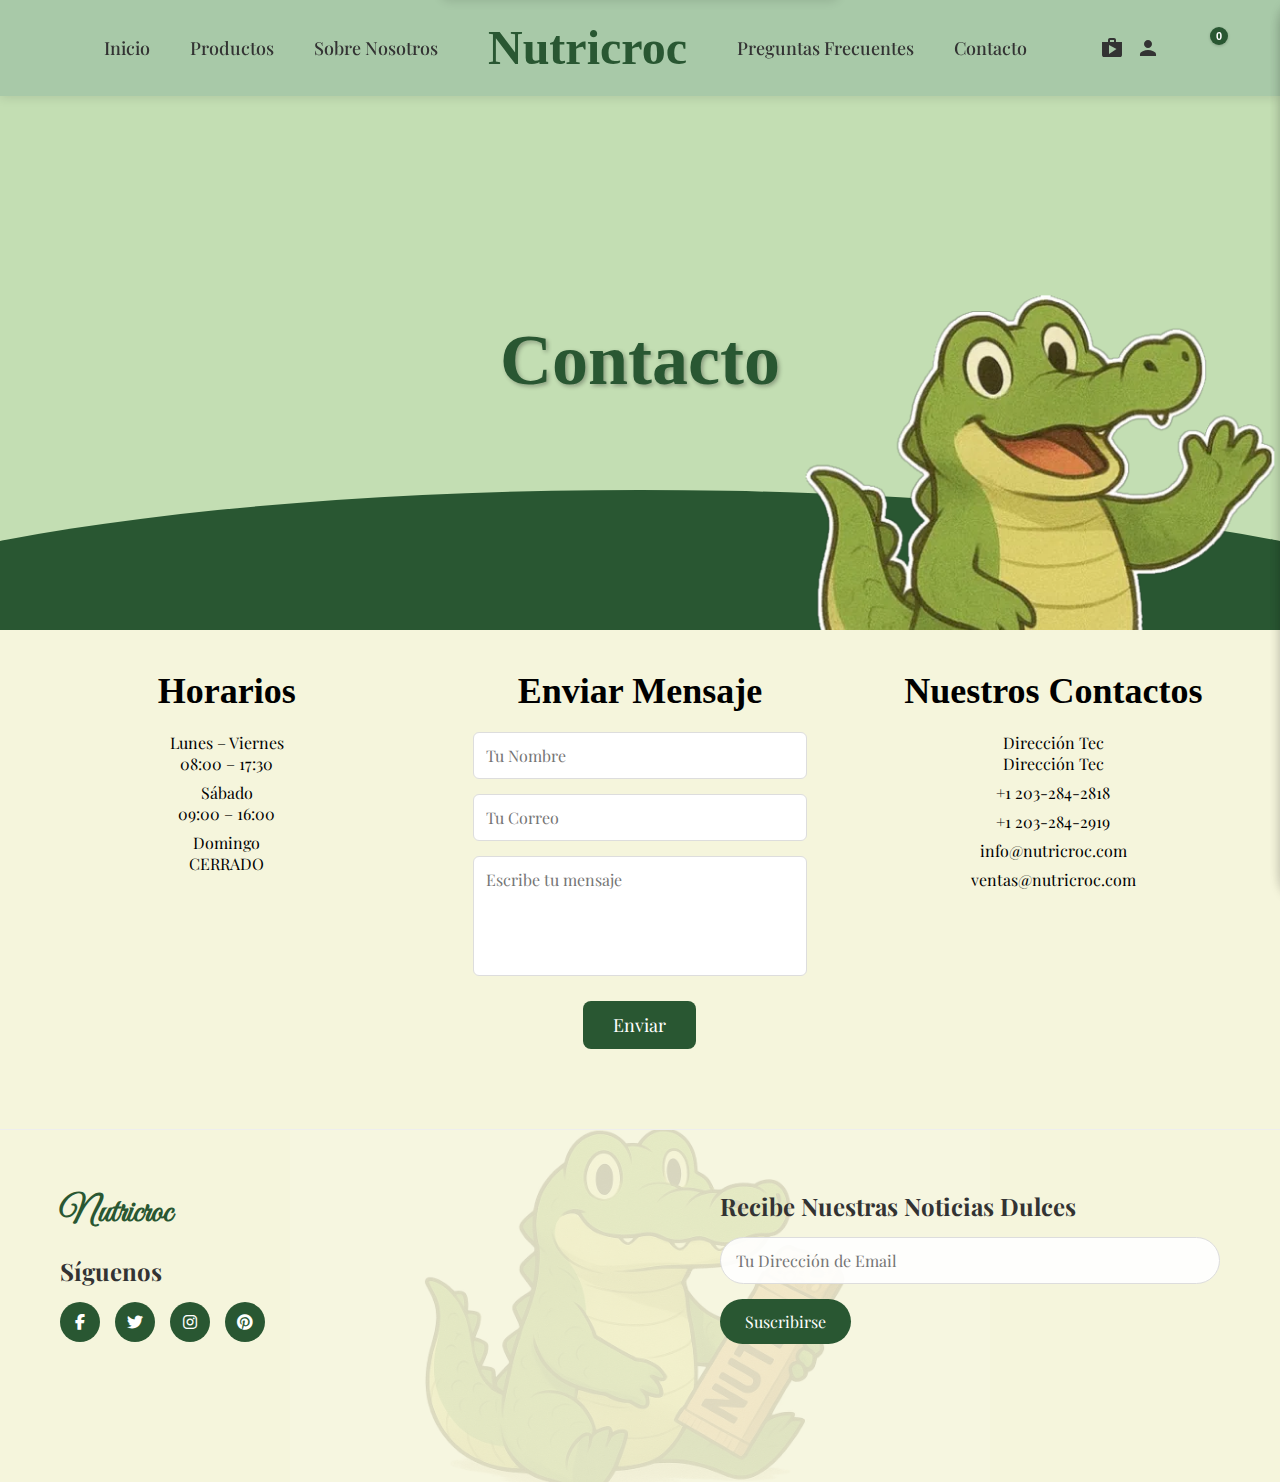
<file: contacto.html>
<!DOCTYPE html>
<html lang="es">
<head>
  <meta charset="UTF-8">
  <meta name="viewport" content="width=device-width, initial-scale=1.0, maximum-scale=1.0, user-scalable=no">
  <title>Nutricroc - Contacto</title>
  <link rel="icon" href="img/cocodrilo1.png">
  <link href="https://fonts.googleapis.com/css2?family=Playfair+Display:wght@500&family=Great+Vibes&display=swap" rel="stylesheet">
  <link href="https://fonts.googleapis.com/icon?family=Material+Icons" rel="stylesheet">
  <link rel="stylesheet" href="https://cdnjs.cloudflare.com/ajax/libs/font-awesome/6.4.0/css/all.min.css">
  <link href="https://fonts.cdnfonts.com/css/argent-cf" rel="stylesheet">
  <link href="https://fonts.googleapis.com/css2?family=Dancing+Script:wght@600&display=swap" rel="stylesheet">
  <link href="https://fonts.googleapis.com/css2?family=Cormorant+Garamond:wght@400;500;600&display=swap" rel="stylesheet">
  <link href="https://fonts.googleapis.com/css2?family=Lobster&display=swap" rel="stylesheet">
  <style>
    /* RESET Y CONFIGURACIONES GLOBALES */
    * {
      margin: 0;
      padding: 0;
      box-sizing: border-box;
      scrollbar-width: thin;
      scrollbar-color: #295732 #f1f1f1;
    }

    ::-webkit-scrollbar {
      width: 10px;
    }

    ::-webkit-scrollbar-track {
      background: #f1f1f1;
    }

    ::-webkit-scrollbar-thumb {
      background: #295732;
      border-radius: 5px;
    }

    ::-webkit-scrollbar-thumb:hover {
      background: #1e3d24;
    }

    html, body {
      overflow-x: hidden;
      width: 100%;
      max-width: 100%;
      position: relative;
    }

    body {
      font-family: 'Playfair Display', serif;
      background: #F5F5DC;
      margin: 0;
      padding: 0;
      color: #333;
      overflow-x: hidden;
      width: 100%;
      /* Añadir padding-top para compensar el header fijo */
      padding-top: 90px;
    }

    /* ===== HEADER Y NAVEGACIÓN - DISEÑO RESPONSIVE COMO ARCHIVO 2 ===== */
    .header {
      background: #A8C9A8;
      padding: 20px 0;
      border-bottom: 1px solid #A8C9A8;
      position: fixed; /* Cambiado a fixed como archivo 2 */
      top: 0;
      left: 0;
      right: 0;
      z-index: 1000;
      box-shadow: 0 2px 10px rgba(0,0,0,0.1);
      width: 100%;
      overflow: visible;
    }

    .header-top {
      display: flex;
      justify-content: space-between;
      align-items: center;
      padding: 0 50px;
      max-width: 100%;
    }

    .header-nav {
      display: flex;
      gap: 40px;
      position: relative;
    }

    .nav-left {
      justify-content: flex-end;
      flex: 1;
    }

    .nav-right {
      justify-content: flex-start;
      flex: 1;
    }

    .nav-item {
      position: relative;
    }

    .nav-item > a {
      text-decoration: none;
      color: #333;
      font-size: 18px;
      font-weight: 500;
      transition: color 0.3s ease;
      padding: 12px 0;
      display: block;
      position: relative;
    }

    .nav-item > a:hover {
      color: #295732;
    }

    .nav-item > a::after {
      content: '';
      position: absolute;
      bottom: 8px;
      left: 50%;
      transform: translateX(-50%);
      width: 6px;
      height: 6px;
      background: #295732;
      border-radius: 50%;
      opacity: 0;
      transition: opacity 0.3s ease;
    }

    .nav-item > a:hover::after {
      opacity: 1;
    }

    .dropdown-menu {
      position: absolute;
      top: 100%;
      left: 0;
      background: #fff;
      border: 1px solid #eee;
      border-radius: 8px;
      box-shadow: 0 4px 12px rgba(0,0,0,0.1);
      min-width: 220px;
      opacity: 0;
      visibility: hidden;
      transform: translateY(10px);
      transition: all 0.3s ease;
      z-index: 1000;
      padding: 12px 0;
    }

    .nav-item:hover .dropdown-menu {
      opacity: 1;
      visibility: visible;
      transform: translateY(0);
    }

    .dropdown-menu a {
      display: block;
      padding: 12px 24px;
      text-decoration: none;
      color: #333;
      font-size: 15px;
      transition: all 0.3s ease;
      position: relative;
    }

    .dropdown-menu a:hover {
      color: #295732;
      background: #f9f9f9;
    }

    .dropdown-menu a::before {
      content: '';
      position: absolute;
      left: 10px;
      top: 50%;
      transform: translateY(-50%);
      width: 5px;
      height: 5px;
      background:#76DCD8;
      border-radius: 50%;
      opacity: 0;
      transition: opacity 0.3s ease;
    }

    .dropdown-menu a:hover::before {
      opacity: 1;
    }

    .header-center {
      text-align: center;
      padding: 0 50px;
    }

    .header-logo {
      font-family: 'Classy Marisa';
      font-size: 48px;
      color: #295732;
      margin: 0;
    }

    /* ===== ICONOS DE USUARIO Y CARRITO ===== */
    .header-icons {
      display: flex;
      gap: 15px;
      align-items: center;
      position: relative;
    }

    .icon-btn {
      background: none;
      border: none;
      color: #333;
      font-size: 28px;
      cursor: pointer;
      transition: color 0.3s ease;
      display: flex;
      align-items: center;
      justify-content: center;
      width: 45px;
      height: 45px;
      border-radius: 50%;
      position: relative;
    }

    .icon-btn:hover {
      color: #295732;
      background: #f9f9f9;
    }

    .cart-count {
      position: absolute;
      top: 2px;
      right: 2px;
      background: #295732;
      color: white;
      border-radius: 50%;
      width: 18px;
      height: 18px;
      font-size: 11px;
      display: flex;
      align-items: center;
      justify-content: center;
      font-weight: bold;
      box-shadow: 0 1px 3px rgba(0,0,0,0.2);
      line-height: 1;
    }

    .user-dropdown {
      position: absolute;
      top: 100%;
      right: 0;
      background: #fff;
      border: 1px solid #eee;
      border-radius: 8px;
      box-shadow: 0 4px 12px rgba(0,0,0,0.1);
      min-width: 180px;
      opacity: 0;
      visibility: hidden;
      transform: translateY(10px);
      transition: all 0.3s ease;
      z-index: 1000;
      padding: 12px 0;
    }

    .user-dropdown.show {
      opacity: 1;
      visibility: visible;
      transform: translateY(0);
    }

    .user-dropdown a {
      display: block;
      padding: 12px 24px;
      text-decoration: none;
      color: #333;
      font-size: 15px;
      transition: all 0.3s ease;
      position: relative;
    }

    .user-dropdown a:hover {
      color: #295732;
      background: #f9f9f9;
    }

    .user-dropdown a::before {
      content: '';
      position: absolute;
      left: 10px;
      top: 50%;
      transform: translateY(-50%);
      width: 5px;
      height: 5px;
      background:#76DCD8;
      border-radius: 50%;
      opacity: 0;
      transition: opacity 0.3s ease;
    }

    .user-dropdown a:hover::before {
      opacity: 1;
    }

    /* ===== BOTÓN DE MENÚ HAMBURGUESA RESPONSIVE (COMO ARCHIVO 2) ===== */
    .mobile-menu-btn {
      display: none;
      background: none;
      border: none;
      font-size: 28px;
      cursor: pointer;
      color: #333;
      padding: 5px;
      z-index: 2001;
      position: relative;
    }

    /* ===== MENÚ MÓVIL RESPONSIVE (COMO ARCHIVO 2) ===== */
    .mobile-nav {
      position: fixed;
      top: 0;
      left: 0;
      width: 280px;
      height: 100%;
      background: white;
      z-index: 2000;
      display: flex;
      flex-direction: column;
      padding: 20px 15px 30px;
      transform: translateX(-100%);
      transition: transform 0.3s ease;
      overflow-y: auto;
      box-shadow: 2px 0 10px rgba(0,0,0,0.1);
      overflow-x: hidden;
    }

    .mobile-nav.open {
      transform: translateX(0);
    }

    .mobile-nav-header {
      display: flex;
      justify-content: space-between;
      align-items: center;
      margin-bottom: 30px;
      padding-bottom: 20px;
      border-bottom: 1px solid #eee;
    }

    .mobile-nav-title {
      font-family: 'Classy Marisa';
      font-size: 35px;
      color: #295732;
      margin: 0;
    }

    .close-mobile-nav {
      background: none;
      border: none;
      font-size: 24px;
      cursor: pointer;
      color: #333;
    }

    .mobile-nav-item {
      border-bottom: 1px solid #f5f5f5;
      width: 100%;
    }

    .mobile-nav-item > a {
      display: block;
      padding: 18px 5px;
      text-decoration: none;
      color: #333;
      font-size: 18px;
      font-weight: 500;
      transition: color 0.3s ease;
      width: 100%;
    }

    .mobile-nav-item > a:hover {
      color: #295732;
    }

    .mobile-dropdown-menu {
      display: none;
      padding: 10px 0 10px 10px;
      background: #f9f9f9;
      border-radius: 8px;
      margin: 10px 0;
      width: 100%;
    }

    .mobile-dropdown-menu.show {
      display: block;
    }

    .mobile-dropdown-menu a {
      display: block;
      padding: 12px 10px;
      text-decoration: none;
      color: #555;
      font-size: 16px;
      transition: color 0.3s ease;
      border-left: 3px solid transparent;
      width: 100%;
    }

    .mobile-dropdown-menu a:hover {
      color: #295732;
      border-left-color: #295732;
    }

    .mobile-dropdown-toggle {
      display: flex;
      justify-content: space-between;
      align-items: center;
      width: 100%;
      background: none;
      border: none;
      padding: 18px 5px;
      cursor: pointer;
      font-size: 18px;
      color: #333;
      font-family: 'Playfair Display', serif;
      font-weight: 500;
    }

    .mobile-dropdown-toggle .material-icons {
      transition: transform 0.3s ease;
    }

    .mobile-dropdown-toggle.active .material-icons {
      transform: rotate(180deg);
    }

    .mobile-nav-overlay {
      display: none;
      position: fixed;
      top: 0;
      left: 0;
      width: 100%;
      height: 100%;
      background-color: rgba(0, 0, 0, 0.5);
      z-index: 1999;
    }

    .mobile-nav-overlay.active {
      display: block;
    }

    /* Barra de búsqueda en menú móvil (como archivo 2) */
    .mobile-search-box {
      display: flex;
      align-items: center;
      border: 2px solid #000;
      border-radius: 25px;
      padding: 8px 12px;
      margin: 15px 0 20px 0;
      background: #F5F5DC;
      width: 100%;
    }

    .mobile-search-box input {
      background: transparent;
      border: none;
      outline: none;
      padding: 5px;
      font-size: 15px;
      font-family: 'Playfair Display', serif;
      flex: 1;
      width: 100%;
      color: #333;
    }

    .mobile-search-box input::placeholder {
      color: #666;
    }

    .mobile-search-box button {
      background: #295732;
      border: none;
      border-radius: 50%;
      width: 35px;
      height: 35px;
      color: #fff;
      cursor: pointer;
      font-size: 18px;
      display: flex;
      align-items: center;
      justify-content: center;
      flex-shrink: 0;
      transition: background-color 0.3s ease;
    }

    .mobile-search-box button:hover {
      background: #1e3d24;
    }

    /* Iconos en menú móvil */
    .mobile-nav-icons {
      display: flex;
      justify-content: center;
      gap: 20px;
      margin-top: 30px;
      padding-top: 20px;
      border-top: 1px solid #eee;
    }

    .mobile-nav-icon-btn {
      background: none;
      border: none;
      color: #333;
      font-size: 24px;
      cursor: pointer;
      transition: all 0.3s ease;
      width: 45px;
      height: 45px;
      border-radius: 50%;
      display: flex;
      align-items: center;
      justify-content: center;
      position: relative;
    }

    .mobile-nav-icon-btn:hover {
      background: #f9f9f9;
      color: #295732;
    }

    .mobile-cart-count {
      position: absolute;
      top: -5px;
      right: -5px;
      background: #295732;
      color: white;
      border-radius: 50%;
      width: 18px;
      height: 18px;
      font-size: 11px;
      display: flex;
      align-items: center;
      justify-content: center;
      font-weight: bold;
      box-shadow: 0 1px 3px rgba(0,0,0,0.2);
      line-height: 1;
    }

    /* ===== NOTIFICACIONES ===== */
    .notification {
      position: fixed;
      top: 0;
      left: 50%;
      transform: translateX(-50%) translateY(-100%);
      background-color: #295732;
      color: white;
      padding: 15px 30px;
      text-align: center;
      z-index: 2000;
      transition: transform 0.4s cubic-bezier(0.25, 0.46, 0.45, 0.94);
      box-shadow: 0 2px 10px rgba(0,0,0,0.1);
      border-radius: 0 0 10px 10px;
      max-width: 400px;
      width: 90%;
    }

    .notification.show {
      transform: translateX(-50%) translateY(0);
    }

    .notification-content {
      display: flex;
      align-items: center;
      justify-content: center;
      gap: 10px;
    }

    .notification-icon {
      font-size: 20px;
    }

    .notification-text {
      font-size: 16px;
      font-weight: 500;
    }

    /* Notificación de stock insuficiente */
    .stock-notification {
      position: fixed;
      top: 50%;
      left: 50%;
      transform: translate(-50%, -50%) scale(0);
      background-color: #dc3545;
      color: white;
      padding: 25px 40px;
      text-align: center;
      z-index: 3000;
      border-radius: 12px;
      box-shadow: 0 10px 30px rgba(0,0,0,0.3);
      transition: transform 0.3s ease, opacity 0.3s ease;
      opacity: 0;
      max-width: 500px;
      width: 90%;
      font-family: 'Playfair Display', serif;
    }

    .stock-notification.show {
      transform: translate(-50%, -50%) scale(1);
      opacity: 1;
    }

    .stock-notification i {
      font-size: 40px;
      margin-bottom: 15px;
      display: block;
    }

    .stock-notification h3 {
      margin: 0 0 10px 0;
      font-size: 24px;
    }

    .stock-notification p {
      margin: 0;
      font-size: 16px;
      line-height: 1.5;
    }

    /* ===== MODAL DE AUTENTICACIÓN ===== */
    .auth-overlay {
      position: fixed;
      top: 0;
      left: 0;
      width: 100%;
      height: 100%;
      background-color: rgba(0, 0, 0, 0.5);
      z-index: 1000;
      display: none;
    }

    .auth-sidebar {
      position: fixed;
      top: 0;
      right: 0;
      width: 30%;
      height: 100%;
      background-color: white;
      box-shadow: -2px 0 10px rgba(0, 0, 0, 0.1);
      z-index: 1001;
      display: flex;
      flex-direction: column;
      transform: translateX(100%);
      transition: transform 0.3s ease;
      border-top-left-radius: 20px;
      border-bottom-left-radius: 20px;
      overflow: hidden;
    }

    .auth-sidebar.open {
      transform: translateX(0);
    }

    .auth-header {
      display: flex;
      justify-content: space-between;
      align-items: center;
      padding: 20px;
      border-bottom: 1px solid #eee;
      border-top-left-radius: 20px;
    }

    .auth-title {
      font-family: 'Playfair Display', serif;
      font-size: 28px;
      color: #295732;
      margin: 0;
    }

    .close-auth {
      background: none;
      border: none;
      font-size: 24px;
      cursor: pointer;
      color: #333;
    }

    .auth-content {
      flex: 1;
      padding: 20px;
      overflow-y: auto;
    }

    .auth-image {
      width: 100%;
      height: 250px;
      margin-bottom: 20px;
      display: flex;
      align-items: center;
      justify-content: center;
      overflow: hidden;
      background: transparent;
    }

    .auth-image img {
      width: auto;
      height: 100%;
      object-fit: contain;
    }

    .auth-form {
      display: flex;
      flex-direction: column;
      gap: 15px;
    }

    .form-group {
      display: flex;
      flex-direction: column;
      gap: 5px;
    }

    .form-group label {
      font-size: 14px;
      color: #555;
      font-weight: 500;
    }

    .form-group input {
      padding: 12px 15px;
      border: 1px solid #ddd;
      border-radius: 8px;
      font-size: 16px;
      font-family: 'Playfair Display', serif;
      outline: none;
      transition: border-color 0.3s ease;
    }

    .form-group input:focus {
      border-color: #295732;
    }

    .auth-btn {
      padding: 12px 25px;
      background-color:#C9B656;
      color: white;
      border: none;
      border-radius: 25px;
      font-size: 16px;
      font-family: 'Playfair Display', serif;
      cursor: pointer;
      transition: background-color 0.3s ease;
      margin-top: 10px;
    }

    .auth-btn:hover {
      background-color:#C9B656;
    }

    .auth-switch {
      text-align: center;
      margin-top: 20px;
      font-size: 14px;
    }

    .auth-switch a {
      color: #295732;
      text-decoration: none;
      font-weight: 500;
    }

    .auth-switch a:hover {
      text-decoration: underline;
    }

    /* ===== CARRITO DE COMPRAS ===== */
    .cart-overlay {
      position: fixed;
      top: 0;
      left: 0;
      width: 100%;
      height: 100%;
      background-color: rgba(0, 0, 0, 0.5);
      z-index: 1000;
      display: none;
    }

    .cart-sidebar {
      position: fixed;
      top: 0;
      right: 0;
      width: 30%;
      height: 100%;
      background-color: white;
      box-shadow: -2px 0 10px rgba(0, 0, 0, 0.1);
      z-index: 1001;
      display: flex;
      flex-direction: column;
      transform: translateX(100%);
      transition: transform 0.3s ease;
      border-top-left-radius: 30px;
      border-bottom-left-radius: 30px;
      overflow: hidden;
    }

    .cart-sidebar.open {
      transform: translateX(0);
    }

    .cart-header {
      display: flex;
      justify-content: space-between;
      align-items: center;
      padding: 20px;
      border-bottom: 1px solid #eee;
      border-top-left-radius: 30px;
      position: sticky;
      top: 0;
      background: white;
      z-index: 10;
    }

    .cart-title {
      font-family:'Playfair Display', serif;
      font-size: 20px;
      color: #295732;
      margin: 0;
    }

    .cart-count-title {
      font-size: 20px;
      color: #295732;
      margin-left: 8px;
      font-weight: bold;
    }

    .close-cart {
      background: none;
      border: none;
      font-size: 24px;
      cursor: pointer;
      color: #333;
    }

    .cart-content {
      flex: 1;
      display: flex;
      flex-direction: column;
      overflow: hidden;
      border-bottom-left-radius: 30px;
    }

    .cart-items-container {
      flex: 1;
      overflow-y: auto;
      padding: 20px;
      background: #fff;
      position: relative;
      border-bottom-left-radius: 30px;
    }

    .cart-items-container::-webkit-scrollbar {
      width: 8px;
    }

    .cart-items-container::-webkit-scrollbar-track {
      background: #f1f1f1;
      border-radius: 10px;
    }

    .cart-items-container::-webkit-scrollbar-thumb {
      background: #295732;
      border-radius: 10px;
    }

    .cart-items-container::-webkit-scrollbar-thumb:hover {
      background: #1e3d24;
    }

    .cart-empty {
      display: flex;
      flex-direction: column;
      align-items: center;
      justify-content: center;
      height: 100%;
      text-align: center;
      border-bottom-left-radius: 30px;
    }

    .cart-empty-image {
      width: 400px;
      height: 300px;
      background: 
        url('img/boldadecomprasco.png')
        center/cover no-repeat;
      margin-bottom: 20px;
      border-radius: 10px;
      position: relative;
    }

    .cart-empty-image::before {
      content: '';
      position: absolute;
      top: 0;
      left: 0;
      right: 0;
      bottom: 0;
      background: rgba(255, 255, 255, 0.7);
      border-radius: 10px;
    }

    .cart-empty-text {
      font-size: 18px;
      color: #555;
      margin-bottom: 20px;
      font-family: 'Cormorant Garamond', serif;
      font-weight: 500;
      letter-spacing: 0.5px;
    }

    .discover-btn {
      background: #295732;
      color: white;
      border: none;
      padding: 12px 30px;
      border-radius: 30px;
      font-family: 'Argent CF', sans-serif;
      font-size: 18px;
      font-weight: bold;
      cursor: pointer;
      transition: all 0.3s ease;
      margin: 0;
      text-align: center;
    }

    .discover-btn:hover {
      background: #1e3d24;
      transform: translateY(-3px);
    }

    .cart-item {
      display: flex;
      margin-bottom: 20px;
      padding-bottom: 20px;
      border-bottom: 1px solid #eee;
      position: relative;
    }

    .cart-item-image {
      width: 80px;
      height: 80px;
      border-radius: 10px;
      overflow: hidden;
      margin-right: 15px;
      flex-shrink: 0;
    }

    .cart-item-image img {
      width: 100%;
      height: 100%;
      object-fit: cover;
    }

    .cart-item-details {
      flex: 1;
      display: flex;
      flex-direction: column;
    }

    .cart-item-info {
      display: flex;
      justify-content: space-between;
      align-items: flex-start;
      margin-bottom: 10px;
    }

    .cart-item-price {
      font-weight: bold;
      color: #333;
      font-size: 18px;
    }

    .cart-item-actions {
      display: flex;
      gap: 20px;
    }

    .cart-item-action {
      background: none;
      border: none;
      cursor: pointer;
      color: #295732;
      font-size: 18px;
      transition: color 0.3s ease;
    }

    .cart-item-action:hover {
      color: #1e3d24;
    }

    .cart-item-name {
      font-family: 'Cormorant Garamond', serif;
      font-size: 20px;
      color: #000;
      margin-top: 5px;
    }

    .cart-item-quantity {
      display: flex;
      align-items: center;
      margin-top: 10px;
      font-size: 14px;
      color: #666;
    }

    .quantity-display {
      font-weight: bold;
      color: #295732;
    }

    .delete-spinner {
      position: absolute;
      top: 0;
      left: 0;
      width: 100%;
      height: 100%;
      background-color: rgba(255, 255, 255, 0.8);
      display: flex;
      flex-direction: column;
      align-items: center;
      justify-content: center;
      z-index: 20;
      border-bottom-left-radius: 30px;
    }

    .spinner {
      width: 50px;
      height: 50px;
      border: 5px solid rgba(41, 87, 50, 0.3);
      border-radius: 50%;
      border-top-color: #295732;
      animation: spin 1s linear infinite;
      margin-bottom: 15px;
    }

    @keyframes spin {
      0% { transform: rotate(0deg); }
      100% { transform: rotate(360deg); }
    }

    .delete-confirmation {
      position: absolute;
      top: 0;
      left: 0;
      width: 100%;
      height: 100%;
      background-color: rgba(255, 255, 255, 0.9);
      display: flex;
      flex-direction: column;
      align-items: center;
      justify-content: center;
      z-index: 20;
      border-bottom-left-radius: 30px;
    }

    .confirmation-image {
      width: 60px;
      height: 60px;
      border-radius: 50%;
      background-color: #295732;
      display: flex;
      align-items: center;
      justify-content: center;
      margin-bottom: 15px;
    }

    .confirmation-image i {
      color: white;
      font-size: 40px;
    }

    .confirmation-text {
      font-size: 18px;
      color: #333;
      font-weight: 500;
    }

    /* Rediseño del resumen del carrito */
    .cart-summary {
      padding: 20px;
      border-top: 1px solid #eee;
      background: white;
      position: sticky;
      bottom: 0;
      display: none;
      border-bottom-left-radius: 30px;
    }

    .cart-summary.visible {
      display: block;
    }

    .cart-summary-title {
      font-size: 18px;
      font-weight: bold;
      color: #295732;
      margin-bottom: 15px;
      text-align: center;
    }

    .cart-summary-details {
      display: flex;
      flex-direction: column;
      gap: 10px;
      margin-bottom: 20px;
    }

    .summary-row {
      display: flex;
      justify-content: space-between;
      align-items: center;
      font-size: 16px;
    }

    .summary-label {
      color: #666;
    }

    .summary-value {
      font-weight: 500;
      color: #1e3d24;
    }

    .cart-total {
      display: flex;
      justify-content: space-between;
      align-items: center;
      margin-bottom: 20px;
      font-size: 20px;
      font-weight: bold;
    }

    .cart-total-amount {
      color: #1e3d24;
    }

    .checkout-btn {
      width: 100%;
      background: #C9B656;
      color: white;
      border: none;
      padding: 15px;
      border-radius: 30px;
      font-family: 'Playfair Display', serif;
      font-size: 18px;
      font-weight: bold;
      cursor: pointer;
      transition: all 0.3s ease;
    }

    .checkout-btn:hover {
      background: #C9B656;
      transform: translateY(-3px);
    }

    /* Pantalla de edición */
    .edit-screen {
      position: absolute;
      top: 0;
      left: 0;
      width: 100%;
      height: 100%;
      background-color: white;
      z-index: 20;
      display: none;
      flex-direction: column;
      padding: 20px;
      overflow-y: auto;
      transform: translateX(100%);
      transition: transform 0.5s cubic-bezier(0.25, 0.46, 0.45, 0.94);
    }

    .edit-screen.active {
      display: flex;
      transform: translateX(0);
    }

    .edit-screen.slide-out {
      transform: translateX(100%);
    }

    .edit-header {
      display: flex;
      justify-content: flex-start;
      align-items: center;
      margin-bottom: 20px;
      padding-bottom: 15px;
      border-bottom: 1px solid #eee;
    }

    .edit-back {
      background: none;
      border: none;
      font-size: 20px;
      cursor: pointer;
      color: #333;
      display: flex;
      align-items: center;
      justify-content: center;
      width: 40px;
      height: 40px;
      border-radius: 50%;
      transition: background-color 0.3s ease;
    }

    .edit-back:hover {
      background-color: #f5f5f5;
    }

    .edit-product-images {
      display: flex;
      gap: 15px;
      margin-bottom: 20px;
      justify-content: center;
    }

    .edit-product-image {
      width: 150px;
      height: 150px;
      border-radius: 10px;
      overflow: hidden;
    }

    .edit-product-image img {
      width: 100%;
      height: 100%;
      object-fit: cover;
    }

    .edit-product-info {
      text-align: center;
      margin-bottom: 30px;
    }

    .edit-product-name {
      font-family: 'Playfair Display', serif;
      font-size: 25px;
      margin-bottom: 10px;
    }

    .edit-product-price {
      font-size: 22px;
      font-weight: bold;
      color: #1e3d24;
    }

    .edit-quantity-section {
      margin-bottom: 30px;
      text-align: center;
    }

    .edit-quantity-label {
      display: block;
      margin-bottom: 10px;
      font-size: 18px;
    }

    .edit-quantity-controls {
      display: flex;
      align-items: center;
      justify-content: center;
      gap: 15px;
    }

    .edit-quantity-btn {
      width: 40px;
      height: 40px;
      border-radius: 50%;
      border: 1px solid #ddd;
      background: white;
      font-size: 20px;
      cursor: pointer;
      display: flex;
      align-items: center;
      justify-content: center;
    }

    .edit-quantity-input {
      width: 60px;
      height: 40px;
      text-align: center;
      border: 1px solid #ddd;
      border-radius: 5px;
      font-size: 18px;
    }

    .edit-actions {
      display: flex;
      justify-content: center;
      margin-top: 20px;
    }

    .save-btn {
      background: #C9B656;
      color: white;
      border: none;
      padding: 12px 30px;
      border-radius: 30px;
      font-family: 'Playfair Display', serif;
      font-size: 18px;
      font-weight: bold;
      cursor: pointer;
      transition: all 0.3s ease;
      position: relative;
      overflow: hidden;
      min-height: 50px;
      display: flex;
      align-items: center;
      justify-content: center;
      width: 140px;
    }

    .save-btn:hover {
      background: #C9B656;
    }

    .save-btn:disabled {
      background: #ccc;
      cursor: not-allowed;
    }

    /* ===== SECCIÓN DE IMAGEN DEL HEADER ===== */
    .header-image {
      width: 100%;
      height: 540px;
      background: #C3DEB3;
      display: flex;
      flex-direction: column;
      justify-content: center;
      align-items: center;
      color: white;
      text-align: center;
      position: relative;
      overflow: hidden;
      margin-bottom: -20px;
    }

    .header-image h1 {
      font-family: 'Classy Marisa';
      font-size: 72px;
      margin: 0;
      text-shadow: 2px 2px 4px rgba(0,0,0,0.3);
      color:#295732;
      z-index: 2;
    }

    .crocodile-image {
      position: absolute;
      bottom: -20px;
      right: -10px;
      width: 500px;
      height: auto;
      z-index: 2;
      clip-path: ellipse(70% 100% at 50% 100%);
    }

    .header-image::after {
      content: "";
      position: absolute;
      bottom: -30px;
      left: 0;
      width: 100%;
      height: 170px;
      background: #295732;
      clip-path: ellipse(70% 100% at 50% 100%);
      z-index: 1;
    }

    /* ===== SECCIÓN DE CONTACTO ===== */
    .contact-section {
      display: flex;
      justify-content: center;
      padding: 60px 40px 80px;
      background: #F5F5DC;
      text-align: center;
      color: #000;
      flex-wrap: wrap;
      gap: 40px;
      margin-top: -20px;
      position: relative;
    }

    .contact-box {
      flex: 1;
      margin: 0 20px;
      min-width: 280px;
      position: relative;
    }

    .contact-box h2 {
      font-family: 'Classy Marisa';
      font-size: 36px;
      color: #000;
      margin-bottom: 20px;
      text-align: center;
      position: relative;
    }

    .contact-image {
      position: absolute;
      top: -50px;
      left: 50%;
      transform: translateX(-50%);
      width: 100px;
      height: auto;
      z-index: 1;
    }

    .contact-box p {
      font-size: 16px;
      margin: 8px 0;
    }

    .contact-form {
      display: flex;
      flex-direction: column;
      align-items: center;
    }

    .contact-form input,
    .contact-form textarea {
      width: 100%;
      padding: 12px;
      margin-bottom: 15px;
      border: 1px solid #ddd;
      border-radius: 6px;
      font-size: 16px;
      font-family: 'Playfair Display', serif;
      color: #000;
    }

    .contact-form textarea {
      height: 120px;
      resize: none;
    }

    .contact-form button {
      padding: 12px 30px;
      font-size: 18px;
      border: none;
      background: #295732 ;
      color: white;
      border-radius: 8px;
      cursor: pointer;
      font-family: 'Playfair Display', serif;
      transition: 0.3s ease;
      margin-top: 10px;
    }

    .contact-form button:hover {
      background: #5ec08f;
    }

    /* ===== FOOTER ORIGINAL ===== */
    .footer-section {
      background: 
        url('/img/nutriblanco.jpeg')
        center/700px 450px no-repeat;
      padding: 60px 0 30px;
      border-top: 1px solid #eee;
      position: relative;
    }

    .footer-section::before {
      content: '';
      position: absolute;
      top: 0;
      left: 0;
      right: 0;
      bottom: 0;
      background:rgba(245, 245, 220, 0.85);
      z-index: 1;
    }

    .footer-container {
      max-width: 1200px;
      margin: 0 auto;
      display: flex;
      justify-content: space-between;
      padding: 0 20px;
      position: relative;
      z-index: 2;
    }

    .footer-left {
      flex: 1;
      max-width: 400px;
    }

    .footer-right {
      flex: 1;
      max-width: 500px;
    }

    .footer-title {
      font-family: 'Great Vibes', cursive;
      font-size: 36px;
      color: #295732;
      margin-bottom: 20px;
    }

    .footer-subtitle {
      font-size: 24px;
      margin-bottom: 15px;
      color: #333;
    }

    .social-icons {
      display: flex;
      gap: 15px;
      margin-bottom: 30px;
    }

    .social-icon {
      display: flex;
      align-items: center;
      justify-content: center;
      width: 40px;
      height: 40px;
      background-color: #295732;
      border-radius: 50%;
      color: white;
      text-decoration: none;
      transition: all 0.3s ease;
    }

    .social-icon:hover {
      background-color: #1e3d24;
      transform: translateY(-3px);
    }

    .newsletter-form {
      display: flex;
      flex-direction: column;
      gap: 15px;
    }

    .newsletter-input {
      padding: 12px 15px;
      border: 1px solid #ddd;
      border-radius: 25px;
      font-size: 16px;
      font-family: 'Playfair Display', serif;
      outline: none;
      transition: border-color 0.3s ease;
      background: rgba(255, 255, 255, 0.9);
    }

    .newsletter-input:focus {
      border-color: #295732;
      background: white;
    }

    .newsletter-btn {
      padding: 12px 25px;
      background-color: #295732;
      color: white;
      border: none;
      border-radius: 25px;
      font-size: 16px;
      font-family: 'Playfair Display', serif;
      cursor: pointer;
      transition: background-color 0.3s ease;
      align-self: flex-start;
    }

    .newsletter-btn:hover {
      background-color: #1e3d24;
    }

    .footer-bottom {
      max-width: 1300px;
      margin: 40px auto 0;
      padding: 20px;
      text-align: center;
      font-size: 14px;
      position: relative;
      z-index: 2;
    }

    .scroll-to-top {
      position: fixed;
      bottom: 30px;
      right: 30px;
      width: 50px;
      height: 50px;
      background-color: #295732;
      border: none;
      border-radius: 50%;
      cursor: pointer;
      display: none;
      align-items: center;
      justify-content: center;
      z-index: 1000;
      transition: all 0.3s ease;
      box-shadow: 0 4px 12px rgba(0,0,0,0.15);
    }

    .scroll-to-top:hover {
      background-color: #1e3d24;
      transform: translateY(-3px);
    }

    .scroll-to-top i {
      color: white;
      font-size: 20px;
    }

    /* ===== MEDIA QUERIES MEJORADAS (COMO ARCHIVO 2) ===== */
    @media (max-width: 1200px) {
      .header-top {
        padding: 0 30px;
      }
      
      .header-nav {
        gap: 30px;
      }
      
      .header-logo {
        font-size: 42px;
      }
      
      .crocodile-image {
        width: 400px;
      }
      
      .auth-sidebar,
      .cart-sidebar {
        width: 50%;
      }
    }

    @media (max-width: 992px) {
      .header-image h1 {
        font-size: 60px;
      }
      
      .crocodile-image {
        width: 350px;
      }
      
      .contact-section {
        padding: 50px 30px 70px;
        gap: 30px;
      }
      
      .contact-box {
        margin: 0 15px;
      }
      
      .contact-box h2 {
        font-size: 32px;
      }
    }

    @media (max-width: 768px) {
      /* DISEÑO RESPONSIVE COMO ARCHIVO 2 */
      .header-top {
        padding: 0 15px;
        flex-wrap: wrap;
        position: relative;
      }
      
      .header-nav {
        display: none;
      }
      
      .header-center {
        padding: 0;
        order: 0;
        width: auto;
        margin-bottom: 0;
        flex-grow: 1;
        text-align: center;
      }
      
      .header-logo {
        font-size: 36px;
        margin: 0;
      }
      
      .header-icons {
        display: flex;
        gap: 10px;
        order: 1;
        margin-left: auto;
      }
      
      .icon-btn {
        width: 40px;
        height: 40px;
        font-size: 24px;
      }
      
      .mobile-menu-btn {
        display: flex;
        order: -1;
        margin-right: 10px;
      }
      
      .header-image {
        height: 400px;
      }
      
      .header-image h1 {
        font-size: 48px;
      }
      
      .crocodile-image {
        width: 280px;
        bottom: -30px;
        right: -15px;
      }
      
      .contact-section {
        flex-direction: column;
        padding: 40px 20px 60px;
        gap: 40px;
      }
      
      .contact-box {
        margin: 0;
        min-width: 100%;
      }
      
      .contact-box h2 {
        font-size: 28px;
      }
      
      .footer-container {
        flex-direction: column;
        gap: 40px;
      }
      
      .footer-left, .footer-right {
        max-width: 100%;
        text-align: center;
      }
      
      .social-icons {
        justify-content: center;
      }
      
      .newsletter-form {
        max-width: 400px;
        margin: 0 auto;
      }
      
      .newsletter-btn {
        align-self: center;
      }
      
      .scroll-to-top {
        bottom: 20px;
        right: 20px;
        width: 45px;
        height: 45px;
      }
      
      /* CARRITO - PANTALLA COMPLETA EN MÓVILES */
      .cart-sidebar {
        width: 100%;
        border-radius: 0;
      }
      
      .cart-header {
        border-radius: 0;
      }
      
      .cart-content {
        border-radius: 0;
      }
      
      .cart-items-container {
        border-radius: 0;
      }
      
      .cart-empty {
        border-radius: 0;
      }
      
      .cart-summary {
        border-radius: 0;
      }
      
      .cart-empty-image {
        width: 250px;
        height: 200px;
        background-size: contain;
        background-position: center;
      }
      
      /* MODAL DE AUTENTICACIÓN - PANTALLA COMPLETA EN MÓVILES */
      .auth-sidebar {
        width: 100%;
        border-radius: 0;
      }
      
      .auth-header {
        border-radius: 0;
      }
      
      .notification {
        width: 85%;
        max-width: none;
      }
      
      .user-dropdown {
        position: fixed;
        top: auto;
        bottom: 0;
        left: 0;
        width: 100%;
        border-radius: 20px 20px 0 0;
        transform: translateY(100%);
        transition: transform 0.3s ease;
        box-shadow: 0 -4px 12px rgba(0,0,0,0.1);
      }
      
      .user-dropdown.show {
        transform: translateY(0);
      }
      
      .stock-notification {
        padding: 20px;
      }
      
      .stock-notification h3 {
        font-size: 20px;
      }
      
      .stock-notification p {
        font-size: 14px;
      }
    }

    @media (max-width: 576px) {
      .cart-item-actions {
        display: flex;
        gap: 40px;
      }
      
      .header-top {
        padding: 15px 10px;
      }
      
      .header-logo {
        font-size: 32px;
      }
      
      .header-image {
        height: 400px;
      }
      
      .header-image h1 {
        font-size: 40px;
        padding: 0 20px;
      }
      
      .crocodile-image {
        width: 230px;
        bottom: -40px;
      }
      
      .contact-section {
        padding: 30px 15px 50px;
      }
      
      .contact-box h2 {
        font-size: 26px;
      }
      
      .contact-form input,
      .contact-form textarea {
        padding: 10px;
        font-size: 15px;
      }
      
      .contact-form button {
        padding: 10px 25px;
        font-size: 16px;
      }
      
      .footer-title {
        font-family: 'Classy Marisa';
        font-size: 32px;
      }
      
      .footer-subtitle {
        font-size: 20px;
      }
      
      .mobile-nav {
        width: 250px;
      }
      
      .mobile-nav-title {
        font-size: 28px;
      }
      
      .mobile-cart-count {
        width: 16px;
        height: 16px;
        font-size: 10px;
      }
    }

    @media (max-width: 480px) {
      .cart-empty-image {
        width: 300px;
        height: 250px;
      }
      
      .cart-item-actions {
        display: flex;
        gap: 40px;
      }
      
      .header-logo {
        font-size: 28px;
      }
      .header-image {
        height: 400px;
      }
      
      .header-image h1 {
        transform: translateY(-65px); 
        font-size: 40px;
      }
      
      .crocodile-image {
        width: 350px;
      }
      
      .contact-box h2 {
        font-size: 24px;
      }
      
      .contact-box p {
        font-size: 15px;
      }
      
      .footer-title {
        font-family: 'Classy Marisa';
        font-size: 28px;
      }
      
      .header-top {
        padding: 0 8px;
      }
      
      .cart-empty-image {
        width: 300px;
        height: 250px;
      }
    }

    @media (max-width: 360px) {
      .cart-item-actions {
        display: flex;
        gap: 40px;
      }
      
      .mobile-nav {
        width: 220px;
      }
      
      .mobile-nav-title {
        font-size: 24px;
      }
      
      .mobile-search-box {
        padding: 6px 10px;
      }
      
      .mobile-search-box input {
        font-size: 14px;
      }
      
      .mobile-search-box button {
        width: 30px;
        height: 30px;
        font-size: 16px;
      }
    }

    @media (min-width: 769px) {
      .mobile-menu-btn {
        display: none;
      }
      
      .mobile-nav {
        display: none;
      }
      
      .header-nav {
        display: flex;
      }
      
      .header-icons .user-dropdown {
        display: block;
      }
    }

    /* Mejoras para experiencia táctil */
    @media (hover: none) and (pointer: coarse) {
      .nav-item > a,
      .mobile-nav-item > a,
      .mobile-dropdown-menu a {
        padding: 20px 25px;
      }
      
      .contact-form button,
      .newsletter-btn {
        padding: 15px 30px;
      }
      
      .social-icon,
      .icon-btn,
      .mobile-nav-icon-btn {
        width: 50px;
        height: 50px;
      }
      
      .mobile-menu-btn {
        padding: 8px;
      }
    }
  </style>
</head>
<body>
  <!-- Notificaciones -->
  <div class="notification" id="notification">
    <div class="notification-content">
      <span class="notification-icon">✓</span>
      <span class="notification-text">El producto se agregó de manera exitosa</span>
    </div>
  </div>

  <div class="stock-notification" id="stockNotification">
    <i class="fas fa-exclamation-circle"></i>
    <h3>Stock insuficiente</h3>
    <p>No contamos con suficiente stock para esta cantidad</p>
  </div>

  <!-- Header con diseño responsive como archivo 2 -->
  <header class="header">
    <div class="header-top">
      <button class="mobile-menu-btn" id="mobileMenuBtn">
        <span class="material-icons">menu</span>
      </button>

      <nav class="header-nav nav-left">
        <div class="nav-item"><a href="index.html">Inicio</a></div>
        <div class="nav-item">
          <a href="tienda.html">Productos</a>
          <div class="dropdown-menu">
            <a href="productos.html">Helados</a>
            <a href="productos.html">Panquecitos</a>
            <a href="productos.html">Waffles</a>
            <a href="productos.html">Galletas</a>
          </div>
        </div>
        <div class="nav-item"><a href="#">Sobre Nosotros</a></div>
      </nav>

      <div class="header-center">
        <h1 class="header-logo">Nutricroc</h1>
      </div>

      <nav class="header-nav nav-right">
        <div class="nav-item"><a href="preguntasfrecuentes.html">Preguntas Frecuentes</a></div>
        <div class="nav-item"><a href="#">Contacto</a></div>
      </nav>

      <div class="header-icons">
        <button class="icon-btn" id="userBtn">
          <span class="material-icons">person</span>
        </button>
        <div class="user-dropdown" id="userDropdown">
          <a href="#" id="loginLink">Iniciar Sesión</a>
          <a href="#" id="registerLink">Registrarse</a>
          <a href="#" id="accountLink" style="display: none;">Mi Cuenta</a>
        </div>
        <button class="icon-btn" id="cartBtn">
          <span class="material-icons">shopping_bag</span>
          <span class="cart-count" id="cartCount">0</span>
        </button>
      </div>
    </div>
  </header>

  <!-- Modal de autenticación -->
  <div class="auth-overlay" id="authOverlay"></div>
  <div class="auth-sidebar" id="authSidebar">
    <div class="auth-header">
      <h2 class="auth-title" id="authTitle">Iniciar Sesión</h2>
      <button class="close-auth" id="closeAuth">
        <span class="material-icons">close</span>
      </button>
    </div>
    <div class="auth-content">
      <div class="auth-image">
        <img src="img/loginnutricroc.png" alt="Imagen de autenticación" id="authImage">
      </div>
      <form class="auth-form" id="authForm">
        <div class="form-group" id="nameField" style="display: none;">
          <label for="name">Nombre completo</label>
          <input type="text" id="name" name="name" required>
        </div>
        <div class="form-group">
          <label for="email">Correo electrónico</label>
          <input type="email" id="email" name="email" required>
        </div>
        <div class="form-group">
          <label for="password">Contraseña</label>
          <input type="password" id="password" name="password" required>
        </div>
        <div class="form-group" id="confirmPasswordField" style="display: none;">
          <label for="confirmPassword">Confirmar contraseña</label>
          <input type="password" id="confirmPassword" name="confirmPassword" required>
        </div>
        <button type="submit" class="auth-btn" id="authSubmitBtn">Iniciar Sesión</button>
      </form>
      <div class="auth-switch">
        <span id="authSwitchText">¿No tienes una cuenta? </span>
        <a href="#" id="authSwitchLink">Regístrate</a>
      </div>
    </div>
  </div>

  <!-- Carrito de compras -->
  <div class="cart-overlay" id="cartOverlay"></div>
  <div class="cart-sidebar" id="cartSidebar">
    <div class="cart-header">
      <h2 class="cart-title">Tu Carrito <span class="cart-count-title" id="cartCountTitle">(0)</span></h2>
      <button class="close-cart" id="closeCart">
        <span class="material-icons">close</span>
      </button>
    </div>
    <div class="cart-content">
      <div class="cart-items-container" id="cartItemsContainer">
        <div class="cart-empty">
          <div class="cart-empty-image"></div>
          <p class="cart-empty-text">Aún no cuentas con productos</p>
          <button class="discover-btn" onclick="window.location.href='tienda.html'">Descubrir</button>
        </div>
      </div>
      
      <!-- Pantalla de edición -->
      <div class="edit-screen" id="editScreen">
        <div class="edit-header">
          <button class="edit-back" id="editBack">
            <span class="material-icons">arrow_back</span>
          </button>
        </div>
        
        <div class="edit-product-images" id="editProductImages">
        </div>
        
        <div class="edit-product-info">
          <div class="edit-product-name" id="editProductName"></div>
          <div class="edit-product-price" id="editProductPrice"></div>
        </div>
        
        <div class="edit-quantity-section">
          <label class="edit-quantity-label">Cantidad</label>
          <div class="edit-quantity-controls">
            <button class="edit-quantity-btn" id="decreaseQuantity">-</button>
            <input type="number" class="edit-quantity-input" id="editQuantityInput" min="1" value="1">
            <button class="edit-quantity-btn" id="increaseQuantity">+</button>
          </div>
        </div>
        
        <div class="edit-actions">
          <button class="save-btn" id="saveEditBtn">
            <span class="save-text">GUARDAR</span>
          </button>
        </div>
      </div>
      
      <!-- Resumen del carrito -->
      <div class="cart-summary" id="cartSummary">
        <div class="cart-summary-title">Resumen</div>
        <div class="cart-summary-details">
          <div class="summary-row">
            <span class="summary-label">Productos</span>
            <span class="summary-value" id="summaryProductCount">0</span>
          </div>
          <div class="summary-row">
            <span class="summary-label">Subtotal</span>
            <span class="summary-value" id="summarySubtotal">$0.00</span>
          </div>
          <div class="summary-row">
            <span class="summary-label">Envío</span>
            <span class="summary-value" id="summaryEnvio">Gratis</span>
          </div>
          <div class="cart-total">
            <span class="summary-label">Total final</span>
            <span class="cart-total-amount" id="summaryTotalAmount">$0.00</span>
          </div>
        </div>
        <button class="checkout-btn" id="checkoutBtn">Comprar</button>
      </div>
    </div>
  </div>

  <!-- Menú móvil (como archivo 2) -->
  <div class="mobile-nav-overlay" id="mobileNavOverlay"></div>
  <nav class="mobile-nav" id="mobileNav">
    <div class="mobile-nav-header">
      <h2 class="mobile-nav-title">Nutricroc</h2>
      <button class="close-mobile-nav" id="closeMobileNav">
        <span class="material-icons">close</span>
      </button>
    </div>
    
    <!-- Barra de búsqueda en menú móvil -->
    <div class="mobile-search-box">
      <input type="text" placeholder="Buscar productos..." id="mobileSearchInput">
      <button id="mobileSearchBtn"><span class="material-icons">search</span></button>
    </div>
    
    <div class="mobile-nav-item">
      <a href="index.html">Inicio</a>
    </div>
    
    <div class="mobile-nav-item">
      <button class="mobile-dropdown-toggle" id="mobileProductsToggle">
        Productos
        <span class="material-icons">expand_more</span>
      </button>
      <div class="mobile-dropdown-menu" id="mobileProductsDropdown">
        <a href="productos.html">
          <i class="fas fa-ice-cream"></i> Helados
        </a>
        <a href="productos.html">
          <i class="fas fa-cookie-bite"></i> Panquecitos
        </a>
        <a href="productos.html">
          <i class="fas fa-waffle"></i> Waffles
        </a>
        <a href="productos.html">
          <i class="fas fa-cookie"></i> Galletas
        </a>
      </div>
    </div>
    
    <div class="mobile-nav-item">
      <a href="sobrenosotros.html">Sobre Nosotros</a>
    </div>
    
    <div class="mobile-nav-item">
      <a href="preguntasfrecuentes.html">Preguntas Frecuentes</a>
    </div>
    
    <div class="mobile-nav-item active">
      <a href="#">Contacto</a>
    </div>
    
    <!-- Iconos en menú móvil -->
    <div class="mobile-nav-icons">
      <button class="mobile-nav-icon-btn" id="mobileUserBtnNav">
        <span class="material-icons">person</span>
      </button>
      <button class="mobile-nav-icon-btn" id="mobileCartBtnNav">
        <span class="material-icons">shopping_bag</span>
        <span class="mobile-cart-count" id="mobileCartCount">0</span>
      </button>
    </div>
  </nav>

  <div class="header-image">
    <h1>Contacto</h1>
    <img src="img/cocodrilo1.png" alt="Cocodrilo" class="crocodile-image">
  </div>

  <section class="contact-section">
    <div class="contact-box">
      <h2>Horarios</h2>
      <p>Lunes – Viernes <br> 08:00 – 17:30</p>
      <p>Sábado <br> 09:00 – 16:00</p>
      <p>Domingo <br> CERRADO</p>
    </div>

    <div class="contact-box">
      <h2>Enviar Mensaje</h2>
      <form class="contact-form">
        <input type="text" placeholder="Tu Nombre" required>
        <input type="email" placeholder="Tu Correo" required>
        <textarea placeholder="Escribe tu mensaje" required></textarea>
        <button type="submit">Enviar</button>
      </form>
    </div>

    <div class="contact-box">
      <h2>Nuestros Contactos</h2>
      <p>Dirección Tec<br>Dirección Tec</p>
      <p>+1 203-284-2818</p>
      <p>+1 203-284-2919</p>
      <p>info@nutricroc.com</p>
      <p>ventas@nutricroc.com</p>
    </div>
  </section>

  <div class="footer-section">
    <div class="footer-container">
      <div class="footer-left">
        <h2 class="footer-title">Nutricroc</h2>
        <h3 class="footer-subtitle">Síguenos</h3>
        <div class="social-icons">
          <a href="#" class="social-icon">
            <i class="fab fa-facebook-f"></i>
          </a>
          <a href="#" class="social-icon">
            <i class="fab fa-twitter"></i>
          </a>
          <a href="#" class="social-icon">
            <i class="fab fa-instagram"></i>
          </a>
          <a href="#" class="social-icon">
            <i class="fab fa-pinterest"></i>
          </a>
        </div>
      </div>
      
      <div class="footer-right">
        <h3 class="footer-subtitle">Recibe Nuestras Noticias Dulces</h3>
        <form class="newsletter-form">
          <input type="email" class="newsletter-input" placeholder="Tu Dirección de Email" required>
          <button type="submit" class="newsletter-btn">Suscribirse</button>
        </form>
      </div>
    </div>
    
    <div class="footer-bottom">
    </div>
  </div>

  <button class="scroll-to-top" id="scrollToTop">
    <i class="fas fa-chevron-up"></i>
  </button>

  <script>
    document.addEventListener('DOMContentLoaded', function() {
      // ===== VARIABLES GLOBALES COMPARTIDAS =====
      let cartItems = [];
      let isLoggedIn = false;
      let isLoginMode = true;
      let editingProductIndex = -1;
      let currentDeleteIndex = -1;
      
      // ===== CLAVES DE ALMACENAMIENTO =====
      const CART_STORAGE_KEY = 'nutricroc_shared_cart';
      const AUTH_STORAGE_KEY = 'nutricroc_auth_status';
      
      // ===== ELEMENTOS DEL DOM =====
      // Elementos del header y navegación (como archivo 2)
      const mobileMenuBtn = document.getElementById('mobileMenuBtn');
      const mobileNav = document.getElementById('mobileNav');
      const mobileNavOverlay = document.getElementById('mobileNavOverlay');
      const closeMobileNav = document.getElementById('closeMobileNav');
      const mobileProductsToggle = document.getElementById('mobileProductsToggle');
      const mobileProductsDropdown = document.getElementById('mobileProductsDropdown');
      const mobileSearchInput = document.getElementById('mobileSearchInput');
      const mobileSearchBtn = document.getElementById('mobileSearchBtn');
      
      // Elementos del carrito
      const cartBtn = document.getElementById('cartBtn');
      const cartOverlay = document.getElementById('cartOverlay');
      const cartSidebar = document.getElementById('cartSidebar');
      const closeCart = document.getElementById('closeCart');
      const cartCount = document.getElementById('cartCount');
      const cartCountTitle = document.getElementById('cartCountTitle');
      const cartItemsContainer = document.getElementById('cartItemsContainer');
      const cartSummary = document.getElementById('cartSummary');
      const summaryProductCount = document.getElementById('summaryProductCount');
      const summarySubtotal = document.getElementById('summarySubtotal');
      const summaryEnvio = document.getElementById('summaryEnvio');
      const summaryTotalAmount = document.getElementById('summaryTotalAmount');
      const checkoutBtn = document.getElementById('checkoutBtn');
      const mobileCartCount = document.getElementById('mobileCartCount');
      
      // Elementos de notificación
      const notification = document.getElementById('notification');
      const stockNotification = document.getElementById('stockNotification');
      
      // Elementos de edición del carrito
      const editScreen = document.getElementById('editScreen');
      const editBack = document.getElementById('editBack');
      const editProductImages = document.getElementById('editProductImages');
      const editProductName = document.getElementById('editProductName');
      const editProductPrice = document.getElementById('editProductPrice');
      const editQuantityInput = document.getElementById('editQuantityInput');
      const decreaseQuantityBtn = document.getElementById('decreaseQuantity');
      const increaseQuantityBtn = document.getElementById('increaseQuantity');
      const saveEditBtn = document.getElementById('saveEditBtn');
      
      // Elementos de autenticación
      const userBtn = document.getElementById('userBtn');
      const userDropdown = document.getElementById('userDropdown');
      const loginLink = document.getElementById('loginLink');
      const registerLink = document.getElementById('registerLink');
      const accountLink = document.getElementById('accountLink');
      const authOverlay = document.getElementById('authOverlay');
      const authSidebar = document.getElementById('authSidebar');
      const closeAuth = document.getElementById('closeAuth');
      const authTitle = document.getElementById('authTitle');
      const authImage = document.getElementById('authImage');
      const authForm = document.getElementById('authForm');
      const nameField = document.getElementById('nameField');
      const confirmPasswordField = document.getElementById('confirmPasswordField');
      const authSubmitBtn = document.getElementById('authSubmitBtn');
      const authSwitchText = document.getElementById('authSwitchText');
      const authSwitchLink = document.getElementById('authSwitchLink');
      
      // Elementos del menú móvil
      const mobileUserBtnNav = document.getElementById('mobileUserBtnNav');
      const mobileCartBtnNav = document.getElementById('mobileCartBtnNav');
      
      // Elementos de scroll
      const scrollToTopBtn = document.getElementById('scrollToTop');
      
      // ===== FUNCIONES DE NOTIFICACIONES =====
      function showNotification(message = 'El producto se agregó de manera exitosa') {
        notification.querySelector('.notification-text').textContent = message;
        notification.classList.add('show');
        setTimeout(() => {
          notification.classList.remove('show');
        }, 3000);
      }

      function showStockNotification() {
        stockNotification.classList.add('show');
        setTimeout(() => {
          stockNotification.classList.remove('show');
        }, 3000);
      }

      // ===== FUNCIONES DEL MENÚ MÓVIL (COMO ARCHIVO 2) =====
      function toggleMobileNav() {
        mobileNav.classList.toggle('open');
        mobileNavOverlay.classList.toggle('active');
        document.body.style.overflow = mobileNav.classList.contains('open') ? 'hidden' : 'auto';
      }

      function closeMobileNavFunc() {
        mobileNav.classList.remove('open');
        mobileNavOverlay.classList.remove('active');
        document.body.style.overflow = 'auto';
      }

      // ===== FUNCIONALIDAD DE BÚSQUEDA MÓVIL =====
      function handleMobileSearch() {
        const searchTerm = mobileSearchInput.value.trim();
        if (searchTerm) {
          alert(`Buscando: ${searchTerm}`);
          mobileSearchInput.value = '';
          closeMobileNavFunc();
        }
      }

      // ===== FUNCIONES DEL CARRITO (COMPARTIDAS) =====
      function loadCartFromStorage() {
        const savedCart = localStorage.getItem(CART_STORAGE_KEY);
        if (savedCart) {
          try {
            cartItems = JSON.parse(savedCart);
            console.log('Carrito cargado:', cartItems);
          } catch (e) {
            console.error('Error al cargar el carrito:', e);
            cartItems = [];
          }
        }
      }

      function loadAuthStatus() {
        const savedAuth = localStorage.getItem(AUTH_STORAGE_KEY);
        if (savedAuth) {
          isLoggedIn = JSON.parse(savedAuth);
        }
      }

      function saveCartToStorage() {
        localStorage.setItem(CART_STORAGE_KEY, JSON.stringify(cartItems));
        console.log('Carrito guardado:', cartItems);
      }

      function saveAuthStatus() {
        localStorage.setItem(AUTH_STORAGE_KEY, JSON.stringify(isLoggedIn));
      }

      function updateCartCount() {
        let totalQuantity = 0;
        cartItems.forEach(item => {
          totalQuantity += item.quantity;
        });
        
        cartCount.textContent = totalQuantity;
        cartCountTitle.textContent = `(${totalQuantity})`;
        mobileCartCount.textContent = totalQuantity;
        
        console.log('Contador actualizado:', totalQuantity);
      }

      function calculateCartTotals() {
        let subtotal = 0;
        cartItems.forEach(item => {
          subtotal += parseFloat(item.price) * item.quantity;
        });
        
        const envio = 0;
        const total = subtotal + envio;
        
        return {
          subtotal: subtotal.toFixed(2),
          envio: envio.toFixed(2),
          total: total.toFixed(2)
        };
      }

      function updateCartTotal() {
        const totals = calculateCartTotals();
        
        summaryProductCount.textContent = cartItems.length;
        summarySubtotal.textContent = `$${totals.subtotal}`;
        summaryEnvio.textContent = 'Gratis';
        summaryTotalAmount.textContent = `$${totals.total}`;
      }

      function toggleCartSummary() {
        if (cartItems.length > 0) {
          cartSummary.classList.add('visible');
        } else {
          cartSummary.classList.remove('visible');
        }
      }

      function renderCartItems() {
        console.log('Renderizando carrito con', cartItems.length, 'productos');
        
        if (cartItems.length === 0) {
          cartItemsContainer.innerHTML = `
            <div class="cart-empty">
              <div class="cart-empty-image"></div>
              <p class="cart-empty-text">Aún no cuentas con productos</p>
              <button class="discover-btn" onclick="window.location.href='tienda.html'">Descubrir</button>
            </div>
          `;
        } else {
          let itemsHTML = '';
          cartItems.forEach((item, index) => {
            const subtotal = (parseFloat(item.price) * item.quantity).toFixed(2);
            itemsHTML += `
              <div class="cart-item" id="cart-item-${index}">
                <div class="cart-item-image">
                  <img src="${item.image}" alt="${item.name}">
                </div>
                <div class="cart-item-details">
                  <div class="cart-item-info">
                    <div class="cart-item-price">$${subtotal}</div>
                    <div class="cart-item-actions">
                      <button class="cart-item-action edit-item" data-index="${index}">
                        <i class="fas fa-edit"></i>
                      </button>
                      <button class="cart-item-action remove-item" data-index="${index}">
                        <i class="fas fa-trash"></i>
                      </button>
                    </div>
                  </div>
                  <div class="cart-item-name">${item.name}</div>
                  <div class="cart-item-quantity">
                    <span class="quantity-display">${item.quantity} × $${parseFloat(item.price).toFixed(2)}</span>
                  </div>
                </div>
              </div>
            `;
          });
          cartItemsContainer.innerHTML = itemsHTML;
          
          document.querySelectorAll('.edit-item').forEach(button => {
            button.addEventListener('click', function(e) {
              e.stopPropagation();
              const index = this.getAttribute('data-index');
              showEditScreen(index);
            });
          });
          
          document.querySelectorAll('.remove-item').forEach(button => {
            button.addEventListener('click', function(e) {
              e.stopPropagation();
              const index = this.getAttribute('data-index');
              showDeleteSpinner(index);
            });
          });
        }
      }

      function updateCartUI() {
        updateCartCount();
        updateCartTotal();
        renderCartItems();
        toggleCartSummary();
      }

      function showEditScreen(index) {
        editingProductIndex = index;
        const product = cartItems[index];
        
        editProductName.textContent = product.name;
        editProductPrice.textContent = `$${parseFloat(product.price).toFixed(2)}`;
        editQuantityInput.value = product.quantity;
        
        editProductImages.innerHTML = '';
        for (let i = 0; i < 2; i++) {
          const imageDiv = document.createElement('div');
          imageDiv.className = 'edit-product-image';
          const img = document.createElement('img');
          img.src = product.image;
          img.alt = product.name;
          imageDiv.appendChild(img);
          editProductImages.appendChild(imageDiv);
        }
        
        editScreen.style.display = 'flex';
        setTimeout(() => {
          editScreen.classList.add('active');
        }, 10);
      }

      function hideEditScreen() {
        editScreen.classList.add('slide-out');
        setTimeout(() => {
          editScreen.classList.remove('active');
          editScreen.classList.remove('slide-out');
          editScreen.style.display = 'none';
          editingProductIndex = -1;
        }, 500);
      }

      function showDeleteSpinner(index) {
        currentDeleteIndex = index;
        const cartItem = document.getElementById(`cart-item-${index}`);
        if (!cartItem) return;
        
        const spinnerHTML = `
          <div class="delete-spinner" id="delete-spinner-${index}">
            <div class="spinner"></div>
            <p>Eliminando producto...</p>
          </div>
        `;
        
        cartItem.style.position = 'relative';
        cartItem.insertAdjacentHTML('beforeend', spinnerHTML);
        
        setTimeout(() => {
          const spinner = document.getElementById(`delete-spinner-${index}`);
          if (spinner) spinner.remove();
          showDeleteConfirmation(index);
        }, 3000);
      }

      function showDeleteConfirmation(index) {
        const cartItem = document.getElementById(`cart-item-${index}`);
        if (!cartItem) return;
        
        const confirmationHTML = `
          <div class="delete-confirmation" id="delete-confirmation-${index}">
            <div class="confirmation-image">
              <i class="fas fa-check"></i>
            </div>
            <p class="confirmation-text">Producto eliminado de manera exitosa</p>
          </div>
        `;
        
        cartItem.insertAdjacentHTML('beforeend', confirmationHTML);
        
        setTimeout(() => {
          const confirmation = document.getElementById(`delete-confirmation-${index}`);
          if (confirmation) confirmation.remove();
          cartItem.style.position = '';
          removeFromCart(index);
        }, 2000);
      }

      function addToCart(product) {
        console.log('Agregando producto al carrito:', product);
        
        let price = product.price;
        if (typeof price === 'string') {
          price = parseFloat(price.replace('$', ''));
        }
        
        const existingItemIndex = cartItems.findIndex(item => 
          item.name === product.name && parseFloat(item.price) === parseFloat(price)
        );
        
        if (existingItemIndex !== -1) {
          cartItems[existingItemIndex].quantity += parseInt(product.quantity) || 1;
          console.log('Producto existente, cantidad aumentada a:', cartItems[existingItemIndex].quantity);
        } else {
          const productToAdd = {
            id: product.id || Date.now(),
            name: product.name,
            price: price,
            image: product.image,
            description: product.description || '',
            quantity: parseInt(product.quantity) || 1
          };
          cartItems.push(productToAdd);
          console.log('Nuevo producto agregado:', productToAdd);
        }
        
        updateCartUI();
        saveCartToStorage();
        showNotification('Producto agregado al carrito');
      }

      function removeFromCart(index) {
        if (index >= 0 && index < cartItems.length) {
          cartItems.splice(index, 1);
          updateCartUI();
          saveCartToStorage();
        }
      }

      function updateProductQuantity(index, newQuantity) {
        if (newQuantity < 1) newQuantity = 1;
        
        if (newQuantity > 30) {
          showStockNotification();
          editQuantityInput.value = cartItems[index].quantity;
          return false;
        }
        
        if (index >= 0 && index < cartItems.length) {
          cartItems[index].quantity = newQuantity;
          updateCartUI();
          saveCartToStorage();
          return true;
        }
        return false;
      }

      function clearCart() {
        cartItems = [];
        updateCartUI();
        saveCartToStorage();
      }

      // ===== FUNCIONALIDAD DEL CARRITO =====
      cartBtn.addEventListener('click', () => {
        cartOverlay.style.display = 'block';
        cartSidebar.classList.add('open');
        document.body.style.overflow = 'hidden';
      });

      function closeCartFunc() {
        cartOverlay.style.display = 'none';
        cartSidebar.classList.remove('open');
        document.body.style.overflow = 'auto';
      }

      closeCart.addEventListener('click', closeCartFunc);
      cartOverlay.addEventListener('click', closeCartFunc);

      checkoutBtn.addEventListener('click', () => {
        if (cartItems.length === 0) {
          alert('Tu carrito está vacío. Agrega productos antes de comprar.');
          return;
        }
        
        localStorage.setItem('checkout_cart_items', JSON.stringify(cartItems));
        localStorage.setItem('checkout_referrer', 'contacto.html');
        
        window.location.href = 'checkout.html';
        closeCartFunc();
      });

      // ===== FUNCIONALIDAD DEL USUARIO =====
      userBtn.addEventListener('click', (e) => {
        e.stopPropagation();
        userDropdown.classList.toggle('show');
      });

      document.addEventListener('click', () => {
        userDropdown.classList.remove('show');
      });

      loginLink.addEventListener('click', (e) => {
        e.preventDefault();
        userDropdown.classList.remove('show');
        openAuthModal(true);
      });

      registerLink.addEventListener('click', (e) => {
        e.preventDefault();
        userDropdown.classList.remove('show');
        openAuthModal(false);
      });

      accountLink.addEventListener('click', (e) => {
        e.preventDefault();
        userDropdown.classList.remove('show');
        alert('Redirigiendo a Mi Cuenta');
      });

      // ===== FUNCIONALIDAD DE AUTENTICACIÓN =====
      function openAuthModal(login) {
        isLoginMode = login;
        
        if (isLoginMode) {
          authTitle.textContent = 'Iniciar Sesión';
          authSubmitBtn.textContent = 'Iniciar Sesión';
          authSwitchText.textContent = '¿No tienes una cuenta? ';
          authSwitchLink.textContent = 'Regístrate';
          nameField.style.display = 'none';
          confirmPasswordField.style.display = 'none';
          authImage.src = 'img/loginnutricroc.png';
        } else {
          authTitle.textContent = 'Registrarse';
          authSubmitBtn.textContent = 'Registrarse';
          authSwitchText.textContent = '¿Ya tienes una cuenta? ';
          authSwitchLink.textContent = 'Inicia Sesión';
          nameField.style.display = 'flex';
          confirmPasswordField.style.display = 'flex';
          authImage.src = 'img/regristrarnutricroc.png';
        }
        
        authOverlay.style.display = 'block';
        authSidebar.classList.add('open');
        document.body.style.overflow = 'hidden';
      }

      function closeAuthFunc() {
        authOverlay.style.display = 'none';
        authSidebar.classList.remove('open');
        document.body.style.overflow = 'auto';
        authForm.reset();
      }

      closeAuth.addEventListener('click', closeAuthFunc);
      authOverlay.addEventListener('click', closeAuthFunc);

      authSwitchLink.addEventListener('click', (e) => {
        e.preventDefault();
        openAuthModal(!isLoginMode);
      });

      authForm.addEventListener('submit', (e) => {
        e.preventDefault();
        
        if (isLoginMode) {
          const email = document.getElementById('email').value;
          const password = document.getElementById('password').value;
          
          if (email && password) {
            isLoggedIn = true;
            updateUserInterface();
            saveAuthStatus();
            closeAuthFunc();
            showNotification('¡Inicio de sesión exitoso!');
          }
        } else {
          const name = document.getElementById('name').value;
          const email = document.getElementById('email').value;
          const password = document.getElementById('password').value;
          const confirmPassword = document.getElementById('confirmPassword').value;
          
          if (password !== confirmPassword) {
            alert('Las contraseñas no coinciden');
            return;
          }
          
          if (name && email && password) {
            isLoggedIn = true;
            updateUserInterface();
            saveAuthStatus();
            closeAuthFunc();
            showNotification('¡Registro exitoso!');
          }
        }
      });

      function updateUserInterface() {
        if (isLoggedIn) {
          loginLink.style.display = 'none';
          registerLink.style.display = 'none';
          accountLink.style.display = 'block';
        } else {
          loginLink.style.display = 'block';
          registerLink.style.display = 'block';
          accountLink.style.display = 'none';
        }
      }

      // ===== FUNCIONALIDAD DE EDICIÓN DEL CARRITO =====
      editBack.addEventListener('click', hideEditScreen);

      decreaseQuantityBtn.addEventListener('click', () => {
        let currentValue = parseInt(editQuantityInput.value);
        if (currentValue > 1) {
          editQuantityInput.value = currentValue - 1;
        }
      });

      increaseQuantityBtn.addEventListener('click', () => {
        let currentValue = parseInt(editQuantityInput.value);
        editQuantityInput.value = currentValue + 1;
      });

      saveEditBtn.addEventListener('click', () => {
        const newQuantity = parseInt(editQuantityInput.value);
        
        if (newQuantity > 30) {
          showStockNotification();
          return;
        }
        
        if (updateProductQuantity(editingProductIndex, newQuantity)) {
          hideEditScreen();
          showNotification('Cantidad actualizada correctamente');
        }
      });

      // ===== FUNCIONALIDAD DEL MENÚ MÓVIL (COMO ARCHIVO 2) =====
      mobileMenuBtn.addEventListener('click', toggleMobileNav);
      closeMobileNav.addEventListener('click', closeMobileNavFunc);
      mobileNavOverlay.addEventListener('click', closeMobileNavFunc);

      document.addEventListener('click', (e) => {
        if (!mobileNav.contains(e.target) && !mobileMenuBtn.contains(e.target)) {
          closeMobileNavFunc();
        }
      });

      // Menú desplegable en móvil
      mobileProductsToggle.addEventListener('click', function() {
        this.classList.toggle('active');
        mobileProductsDropdown.classList.toggle('show');
      });

      // Cerrar menú al hacer clic en enlaces
      document.querySelectorAll('.mobile-nav-item a').forEach(link => {
        link.addEventListener('click', () => {
          closeMobileNavFunc();
        });
      });

      // ===== BÚSQUEDA MÓVIL =====
      mobileSearchBtn.addEventListener('click', handleMobileSearch);
      
      mobileSearchInput.addEventListener('keypress', function(e) {
        if (e.key === 'Enter') {
          handleMobileSearch();
        }
      });

      // ===== FUNCIONALIDAD DE LOS ICONOS MÓVILES =====
      mobileUserBtnNav.addEventListener('click', function() {
        closeMobileNavFunc();
        openAuthModal(true);
      });
      
      mobileCartBtnNav.addEventListener('click', function() {
        closeMobileNavFunc();
        cartOverlay.style.display = 'block';
        cartSidebar.classList.add('open');
        document.body.style.overflow = 'hidden';
      });

      // ===== SCROLL TO TOP =====
      window.addEventListener('scroll', function() {
        if (window.scrollY > 300) {
          scrollToTopBtn.style.display = 'flex';
        } else {
          scrollToTopBtn.style.display = 'none';
        }
      });

      scrollToTopBtn.addEventListener('click', function() {
        window.scrollTo({
          top: 0,
          behavior: 'smooth'
        });
      });

      // ===== MANEJO DEL FORMULARIO DE CONTACTO =====
      const contactForm = document.querySelector('.contact-form');
      if (contactForm) {
        contactForm.addEventListener('submit', function(e) {
          e.preventDefault();
          
          const name = this.querySelector('input[type="text"]').value;
          const email = this.querySelector('input[type="email"]').value;
          const message = this.querySelector('textarea').value;
          
          if (!name || !email || !message) {
            alert('Por favor completa todos los campos');
            return;
          }
          
          if (!isValidEmail(email)) {
            alert('Por favor ingresa un correo electrónico válido');
            return;
          }
          
          console.log('Enviando mensaje de contacto:', { name, email, message });
          alert('¡Mensaje enviado con éxito! Te contactaremos pronto.');
          this.reset();
        });
      }
      
      // ===== FUNCIÓN DE VALIDACIÓN DE EMAIL =====
      function isValidEmail(email) {
        const emailRegex = /^[^\s@]+@[^\s@]+\.[^\s@]+$/;
        return emailRegex.test(email);
      }

      // ===== MEJORAS PARA DISPOSITIVOS TÁCTILES =====
      mobileNav.addEventListener('touchstart', function(e) {
        touchStartX = e.changedTouches[0].screenX;
      });
      
      mobileNav.addEventListener('touchend', function(e) {
        touchEndX = e.changedTouches[0].screenX;
        
        if (touchStartX - touchEndX > 50) {
          closeMobileNavFunc();
        }
      });

      // ===== MEJORAR ACCESIBILIDAD =====
      mobileMenuBtn.addEventListener('keydown', function(e) {
        if (e.key === 'Enter' || e.key === ' ') {
          e.preventDefault();
          toggleMobileNav();
        }
      });
      
      document.addEventListener('keydown', function(e) {
        if (e.key === 'Escape' && mobileNav.classList.contains('open')) {
          closeMobileNavFunc();
        }
      });

      // ===== INICIALIZACIÓN =====
      function init() {
        console.log('Inicializando página de contacto...');
        
        loadCartFromStorage();
        loadAuthStatus();
        updateCartUI();
        updateUserInterface();
        
        console.log('Inicialización completada');
      }

      // Hacer funciones disponibles globalmente
      window.addToCart = addToCart;
      window.removeFromCart = removeFromCart;
      window.updateProductQuantity = updateProductQuantity;
      window.clearCart = clearCart;
      window.getCartItems = () => cartItems;

      if (document.readyState === 'loading') {
        document.addEventListener('DOMContentLoaded', init);
      } else {
        init();
      }
    });
  </script>
</body>
</html>
</file>
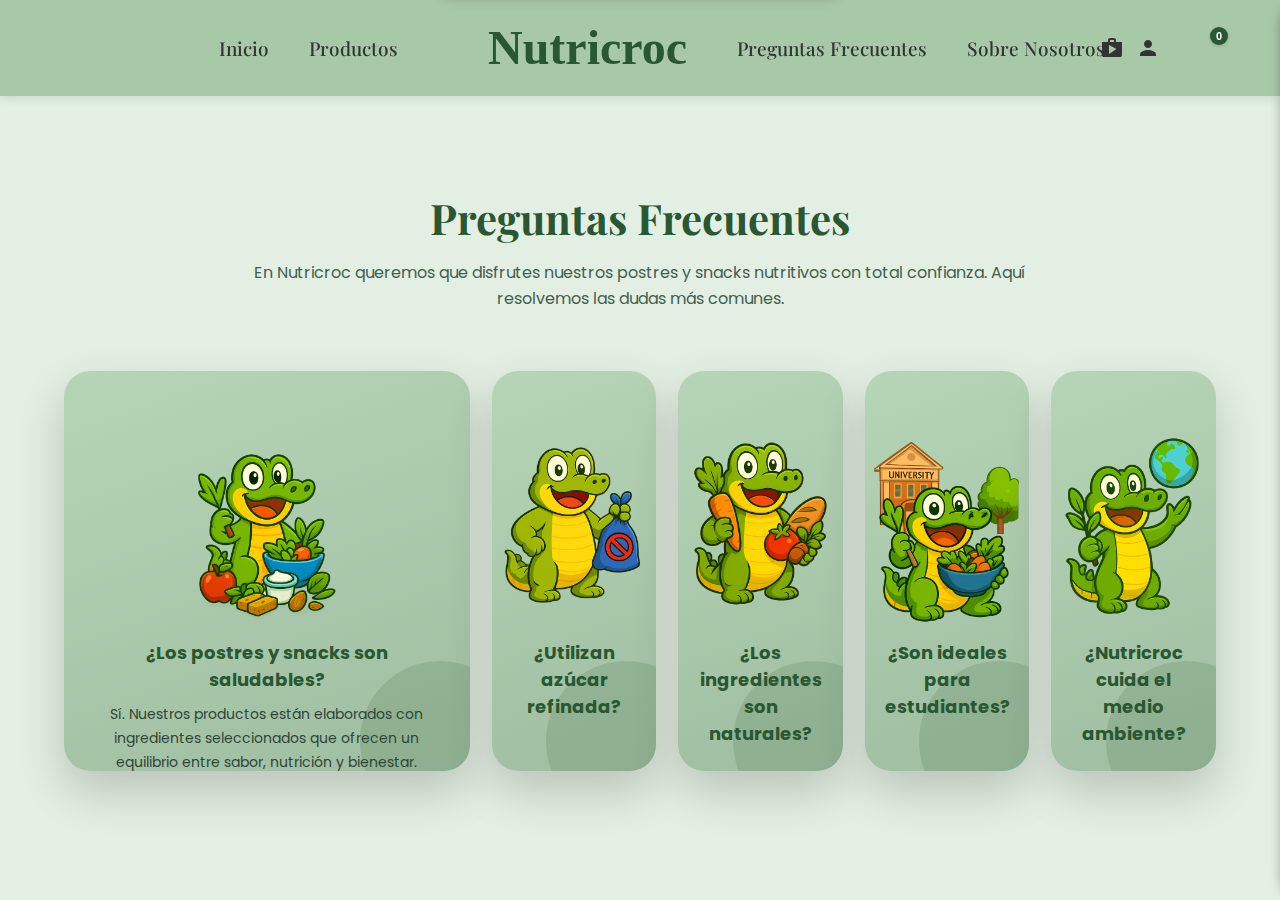
<file: preguntasfrecuentes.html>
<!DOCTYPE html>
<html lang="es">
<head>
  <meta charset="UTF-8">
  <meta name="viewport" content="width=device-width, initial-scale=1.0, maximum-scale=1.0, user-scalable=no">
  <title>Nutricroc - Preguntas Frecuentes</title>
  <link rel="icon" href="img/cocodrilo1.png">
  <link href="https://fonts.googleapis.com/css2?family=Playfair+Display:wght@500&family=Great+Vibes&display=swap" rel="stylesheet">
  <link href="https://fonts.googleapis.com/icon?family=Material+Icons" rel="stylesheet">
  <link rel="stylesheet" href="https://cdnjs.cloudflare.com/ajax/libs/font-awesome/6.4.0/css/all.min.css">
  <link href="https://fonts.cdnfonts.com/css/argent-cf" rel="stylesheet">
  <link href="https://fonts.googleapis.com/css2?family=Dancing+Script:wght@600&display=swap" rel="stylesheet">
  <link href="https://fonts.googleapis.com/css2?family=Lobster&display=swap" rel="stylesheet">
  <link href="https://fonts.googleapis.com/css2?family=Cormorant+Garamond:wght@400;500;600&display=swap" rel="stylesheet">
  <link href="https://fonts.googleapis.com/css2?family=Poppins:wght@400;500;600&display=swap" rel="stylesheet">
  <style>
    /* RESET Y CONFIGURACIONES GLOBALES */
    * {
      margin: 0;
      padding: 0;
      box-sizing: border-box;
      scrollbar-width: thin;
      scrollbar-color: #295732 #f1f1f1;
    }

    ::-webkit-scrollbar {
      width: 10px;
    }

    ::-webkit-scrollbar-track {
      background: #f1f1f1;
    }

    ::-webkit-scrollbar-thumb {
      background: #295732;
      border-radius: 5px;
    }

    ::-webkit-scrollbar-thumb:hover {
      background: #1e3d24;
    }

    html, body {
      overflow-x: hidden;
      width: 100%;
      max-width: 100%;
      position: relative;
    }

    body {
      font-family: 'Playfair Display', serif;
      background: #e3efe3; /* Color de fondo que combina con el banner (#A8C9A8) */
      margin: 0;
      padding: 0;
      color: #333;
      overflow-x: hidden;
      width: 100%;
      /* Añadir padding-top para compensar el header fijo */
      padding-top: 90px; /* Ajusta este valor según la altura de tu header */
    }

    /* ===== HEADER Y NAVEGACIÓN ===== */
    .header {
      background: #A8C9A8;
      padding: 20px 0;
      border-bottom: 1px solid #A8C9A8;
      position: fixed; /* Cambiado de sticky a fixed */
      top: 0;
      left: 0;
      right: 0;
      z-index: 1000;
      box-shadow: 0 2px 10px rgba(0,0,0,0.1);
      width: 100%;
      overflow: visible;
    }

    .header-top {
      display: flex;
      justify-content: space-between;
      align-items: center;
      padding: 0 50px;
      max-width: 100%;
    }

    .header-nav {
      display: flex;
      gap: 40px;
      position: relative;
    }

    .nav-left {
      justify-content: flex-end;
      flex: 1;
    }

    .nav-right {
      justify-content: flex-start;
      flex: 1;
    }

    .nav-item {
      position: relative;
    }

    .nav-item > a {
      text-decoration: none;
      color: #333;
      font-size: 19px;
      font-weight: 500;
      transition: color 0.3s ease;
      padding: 12px 0;
      display: block;
      position: relative;
    }

    .nav-item > a:hover {
      color: #295732;
    }

    .nav-item > a::after {
      content: '';
      position: absolute;
      bottom: 8px;
      left: 50%;
      transform: translateX(-50%);
      width: 6px;
      height: 6px;
      background: #295732;
      border-radius: 50%;
      opacity: 0;
      transition: opacity 0.3s ease;
    }

    .nav-item > a:hover::after {
      opacity: 1;
    }

    .dropdown-menu {
      position: absolute;
      top: 100%;
      left: 0;
      background: #fff;
      border: 1px solid #eee;
      border-radius: 8px;
      box-shadow: 0 4px 12px rgba(0,0,0,0.1);
      min-width: 220px;
      opacity: 0;
      visibility: hidden;
      transform: translateY(10px);
      transition: all 0.3s ease;
      z-index: 1000;
      padding: 12px 0;
    }

    .nav-item:hover .dropdown-menu {
      opacity: 1;
      visibility: visible;
      transform: translateY(0);
    }

    .dropdown-menu a {
      display: block;
      padding: 12px 24px;
      text-decoration: none;
      color: #333;
      font-size: 15px;
      transition: all 0.3s ease;
      position: relative;
    }

    .dropdown-menu a:hover {
      color: #295732;
      background: #f9f9f9;
    }

    .dropdown-menu a::before {
      content: '';
      position: absolute;
      left: 10px;
      top: 50%;
      transform: translateY(-50%);
      width: 5px;
      height: 5px;
      background:#76DCD8;
      border-radius: 50%;
      opacity: 0;
      transition: opacity 0.3s ease;
    }

    .dropdown-menu a:hover::before {
      opacity: 1;
    }

    .header-center {
      text-align: center;
      padding: 0 50px;
    }

    .header-logo {
      font-family: 'Classy Marisa';
      font-size: 48px;
      color: #295732;
      margin: 0;
    }

    /* ===== ICONOS DE USUARIO Y CARRITO ===== */
    .header-icons {
      display: flex;
      gap: 15px;
      align-items: center;
      position: relative;
    }

    .icon-btn {
      background: none;
      border: none;
      color: #333;
      font-size: 28px;
      cursor: pointer;
      transition: color 0.3s ease;
      display: flex;
      align-items: center;
      justify-content: center;
      width: 45px;
      height: 45px;
      border-radius: 50%;
      position: relative;
    }

    .icon-btn:hover {
      color: #295732;
      background: #f9f9f9;
    }

    .cart-count {
      position: absolute;
      top: 2px;
      right: 2px;
      background: #295732;
      color: white;
      border-radius: 50%;
      width: 18px;
      height: 18px;
      font-size: 11px;
      display: flex;
      align-items: center;
      justify-content: center;
      font-weight: bold;
      box-shadow: 0 1px 3px rgba(0,0,0,0.2);
      line-height: 1;
    }

    .user-dropdown {
      position: absolute;
      top: 100%;
      right: 0;
      background: #fff;
      border: 1px solid #eee;
      border-radius: 8px;
      box-shadow: 0 4px 12px rgba(0,0,0,0.1);
      min-width: 180px;
      opacity: 0;
      visibility: hidden;
      transform: translateY(10px);
      transition: all 0.3s ease;
      z-index: 1000;
      padding: 12px 0;
    }

    .user-dropdown.show {
      opacity: 1;
      visibility: visible;
      transform: translateY(0);
    }

    .user-dropdown a {
      display: block;
      padding: 12px 24px;
      text-decoration: none;
      color: #333;
      font-size: 15px;
      transition: all 0.3s ease;
      position: relative;
    }

    .user-dropdown a:hover {
      color: #295732;
      background: #f9f9f9;
    }

    .user-dropdown a::before {
      content: '';
      position: absolute;
      left: 10px;
      top: 50%;
      transform: translateY(-50%);
      width: 5px;
      height: 5px;
      background:#76DCD8;
      border-radius: 50%;
      opacity: 0;
      transition: opacity 0.3s ease;
    }

    .user-dropdown a:hover::before {
      opacity: 1;
    }

    /* ===== MENÚ MÓVIL ===== */
    .mobile-menu-btn {
      display: none;
      background: none;
      border: none;
      font-size: 28px;
      cursor: pointer;
      color: #333;
      padding: 5px;
      z-index: 2001;
    }

    .mobile-nav {
      display: flex;
      position: fixed;
      top: 0;
      left: 0;
      width: 280px;
      height: 100%;
      background: white;
      z-index: 2000;
      flex-direction: column;
      padding: 20px 15px 30px;
      transform: translateX(-100%);
      transition: transform 0.3s ease;
      overflow-y: auto;
      box-shadow: 2px 0 10px rgba(0,0,0,0.1);
      overflow-x: hidden;
    }

    .mobile-nav.open {
      transform: translateX(0);
    }

    .mobile-nav-header {
      display: flex;
      justify-content: space-between;
      align-items: center;
      margin-bottom: 30px;
      padding-bottom: 20px;
      border-bottom: 1px solid #eee;
    }

    .mobile-nav-title {
      font-family: 'Classy Marisa';
      font-size: 35px;
      color: #295732;
      margin: 0;
    }

    .close-mobile-nav {
      background: none;
      border: none;
      font-size: 24px;
      cursor: pointer;
      color: #333;
    }

    .mobile-nav-item {
      border-bottom: 1px solid #f5f5f5;
      width: 100%;
    }

    /* MODIFICACIÓN: Texto más a la izquierda en el menú móvil */
    .mobile-nav-item > a {
      display: block;
      padding: 18px 5px; /* Cambiado de 18px 0 a 18px 5px para mover a la izquierda */
      text-decoration: none;
      color: #333;
      font-size: 18px;
      font-weight: 500;
      transition: color 0.3s ease;
      width: 100%;
    }

    .mobile-nav-item > a:hover {
      color: #295732;
    }

    .mobile-dropdown-menu {
      display: none;
      padding: 10px 0 10px 10px; /* Cambiado de 10px 0 10px 20px a 10px 0 10px 10px */
      background: #f9f9f9;
      border-radius: 8px;
      margin: 10px 0;
      width: 100%;
    }

    .mobile-dropdown-menu.show {
      display: block;
    }

    /* MODIFICACIÓN: Texto más a la izquierda en los submenús */
    .mobile-dropdown-menu a {
      display: block;
      padding: 12px 10px; /* Cambiado de 12px 15px a 12px 10px */
      text-decoration: none;
      color: #555;
      font-size: 16px;
      transition: color 0.3s ease;
      border-left: 3px solid transparent;
      width: 100%;
    }

    .mobile-dropdown-menu a:hover {
      color: #295732;
      border-left-color: #295732;
    }

    .mobile-dropdown-toggle {
      display: flex;
      justify-content: space-between;
      align-items: center;
      width: 100%;
      background: none;
      border: none;
      padding: 18px 5px; /* Cambiado de 18px 0 a 18px 5px para mover a la izquierda */
      cursor: pointer;
      font-size: 18px;
      color: #333;
      font-family: 'Playfair Display', serif;
      font-weight: 500;
    }

    .mobile-dropdown-toggle .material-icons {
      transition: transform 0.3s ease;
    }

    .mobile-dropdown-toggle.active .material-icons {
      transform: rotate(180deg);
    }

    .mobile-nav-overlay {
      display: none;
      position: fixed;
      top: 0;
      left: 0;
      width: 100%;
      height: 100%;
      background-color: rgba(0, 0, 0, 0.5);
      z-index: 1999;
    }

    .mobile-nav-overlay.active {
      display: block;
    }

    /* ===== NOTIFICACIONES ===== */
    .notification {
      position: fixed;
      top: 0;
      left: 50%;
      transform: translateX(-50%) translateY(-100%);
      background-color: #295732;
      color: white;
      padding: 15px 30px;
      text-align: center;
      z-index: 2000;
      transition: transform 0.4s cubic-bezier(0.25, 0.46, 0.45, 0.94);
      box-shadow: 0 2px 10px rgba(0,0,0,0.1);
      border-radius: 0 0 10px 10px;
      max-width: 400px;
      width: 90%;
    }

    .notification.show {
      transform: translateX(-50%) translateY(0);
    }

    .notification-content {
      display: flex;
      align-items: center;
      justify-content: center;
      gap: 10px;
    }

    .notification-icon {
      font-size: 20px;
    }

    .notification-text {
      font-size: 16px;
      font-weight: 500;
    }

    /* Notificación de stock insuficiente */
    .stock-notification {
      position: fixed;
      top: 50%;
      left: 50%;
      transform: translate(-50%, -50%) scale(0);
      background-color: #dc3545;
      color: white;
      padding: 25px 40px;
      text-align: center;
      z-index: 3000;
      border-radius: 12px;
      box-shadow: 0 10px 30px rgba(0,0,0,0.3);
      transition: transform 0.3s ease, opacity 0.3s ease;
      opacity: 0;
      max-width: 500px;
      width: 90%;
      font-family: 'Playfair Display', serif;
    }

    .stock-notification.show {
      transform: translate(-50%, -50%) scale(1);
      opacity: 1;
    }

    .stock-notification i {
      font-size: 40px;
      margin-bottom: 15px;
      display: block;
    }

    .stock-notification h3 {
      margin: 0 0 10px 0;
      font-size: 24px;
    }

    .stock-notification p {
      margin: 0;
      font-size: 16px;
      line-height: 1.5;
    }

    /* ===== MODAL DE AUTENTICACIÓN ===== */
    .auth-overlay {
      position: fixed;
      top: 0;
      left: 0;
      width: 100%;
      height: 100%;
      background-color: rgba(0, 0, 0, 0.5);
      z-index: 1000;
      display: none;
    }

    .auth-sidebar {
      position: fixed;
      top: 0;
      right: 0;
      width: 30%;
      height: 100%;
      background-color: white;
      box-shadow: -2px 0 10px rgba(0, 0, 0, 0.1);
      z-index: 1001;
      display: flex;
      flex-direction: column;
      transform: translateX(100%);
      transition: transform 0.3s ease;
      border-top-left-radius: 20px;
      border-bottom-left-radius: 20px;
      overflow: hidden;
    }

    .auth-sidebar.open {
      transform: translateX(0);
    }

    .auth-header {
      display: flex;
      justify-content: space-between;
      align-items: center;
      padding: 20px;
      border-bottom: 1px solid #eee;
      border-top-left-radius: 20px;
    }

    .auth-title {
      font-family: 'Playfair Display', serif;
      font-size: 28px;
      color: #295732;
      margin: 0;
    }

    .close-auth {
      background: none;
      border: none;
      font-size: 24px;
      cursor: pointer;
      color: #333;
    }

    .auth-content {
      flex: 1;
      padding: 20px;
      overflow-y: auto;
    }

    .auth-image {
      width: 100%;
      height: 250px;
      margin-bottom: 20px;
      display: flex;
      align-items: center;
      justify-content: center;
      overflow: hidden;
      background: transparent;
    }

    .auth-image img {
      width: auto;
      height: 100%;
      object-fit: contain;
    }

    .auth-form {
      display: flex;
      flex-direction: column;
      gap: 15px;
    }

    .form-group {
      display: flex;
      flex-direction: column;
      gap: 5px;
    }

    .form-group label {
      font-size: 14px;
      color: #555;
      font-weight: 500;
    }

    .form-group input {
      padding: 12px 15px;
      border: 1px solid #ddd;
      border-radius: 8px;
      font-size: 16px;
      font-family: 'Playfair Display', serif;
      outline: none;
      transition: border-color 0.3s ease;
    }

    .form-group input:focus {
      border-color: #295732;
    }

    .auth-btn {
      padding: 12px 25px;
      background-color:#C9B656;
      color: white;
      border: none;
      border-radius: 25px;
      font-size: 16px;
      font-family: 'Playfair Display', serif;
      cursor: pointer;
      transition: background-color 0.3s ease;
      margin-top: 10px;
    }

    .auth-btn:hover {
      background-color:#C9B656;
    }

    .auth-switch {
      text-align: center;
      margin-top: 20px;
      font-size: 14px;
    }

    .auth-switch a {
      color: #295732;
      text-decoration: none;
      font-weight: 500;
    }

    .auth-switch a:hover {
      text-decoration: underline;
    }

    /* ===== CARRITO DE COMPRAS ===== */
    .cart-overlay {
      position: fixed;
      top: 0;
      left: 0;
      width: 100%;
      height: 100%;
      background-color: rgba(0, 0, 0, 0.5);
      z-index: 1000;
      display: none;
    }

    .cart-sidebar {
      position: fixed;
      top: 0;
      right: 0;
      width: 30%;
      height: 100%;
      background-color: white;
      box-shadow: -2px 0 10px rgba(0, 0, 0, 0.1);
      z-index: 1001;
      display: flex;
      flex-direction: column;
      transform: translateX(100%);
      transition: transform 0.3s ease;
      border-top-left-radius: 30px;
      border-bottom-left-radius: 30px;
      overflow: hidden;
    }

    .cart-sidebar.open {
      transform: translateX(0);
    }

    .cart-header {
      display: flex;
      justify-content: space-between;
      align-items: center;
      padding: 20px;
      border-bottom: 1px solid #eee;
      border-top-left-radius: 30px;
      position: sticky;
      top: 0;
      background: white;
      z-index: 10;
    }

    .cart-title {
      font-family:'Playfair Display', serif;
      font-size: 20px;
      color: #295732;
      margin: 0;
    }

    .cart-count-title {
      font-size: 20px;
      color: #295732;
      margin-left: 8px;
      font-weight: bold;
    }

    .close-cart {
      background: none;
      border: none;
      font-size: 24px;
      cursor: pointer;
      color: #333;
    }

    .cart-content {
      flex: 1;
      display: flex;
      flex-direction: column;
      overflow: hidden;
      border-bottom-left-radius: 30px;
    }

    .cart-items-container {
      flex: 1;
      overflow-y: auto;
      padding: 20px;
      background: #fff;
      position: relative;
      border-bottom-left-radius: 30px;
    }

    .cart-items-container::-webkit-scrollbar {
      width: 8px;
    }

    .cart-items-container::-webkit-scrollbar-track {
      background: #f1f1f1;
      border-radius: 10px;
    }

    .cart-items-container::-webkit-scrollbar-thumb {
      background: #295732;
      border-radius: 10px;
    }

    .cart-items-container::-webkit-scrollbar-thumb:hover {
      background: #1e3d24;
    }

    .cart-empty {
      display: flex;
      flex-direction: column;
      align-items: center;
      justify-content: center;
      height: 100%;
      text-align: center;
      border-bottom-left-radius: 30px;
    }

    .cart-empty-image {
      width: 400px;
      height: 300px;
      background: 
        url('img/boldadecomprasco.png')
        center/cover no-repeat;
      margin-bottom: 20px;
      border-radius: 10px;
      position: relative;
    }

    .cart-empty-image::before {
      content: '';
      position: absolute;
      top: 0;
      left: 0;
      right: 0;
      bottom: 0;
      background: rgba(255, 255, 255, 0.7);
      border-radius: 10px;
    }

    .cart-empty-text {
      font-size: 18px;
      color: #555;
      margin-bottom: 20px;
      font-family: 'Cormorant Garamond', serif;
      font-weight: 500;
      letter-spacing: 0.5px;
    }

    
      .discover-btn {
  background: #295732;
      color: white;
      border: none;
      padding: 12px 30px;
      border-radius: 30px;
      font-family: 'Argent CF', sans-serif;
      font-size: 18px;
      font-weight: bold;
      cursor: pointer;
      transition: all 0.3s ease;
      margin: 0;
      text-align: center;
    }

    .discover-btn:hover {
      background: #1e3d24;
      transform: translateY(-3px);
    }

    .cart-item {
      display: flex;
      margin-bottom: 20px;
      padding-bottom: 20px;
      border-bottom: 1px solid #eee;
      position: relative;
    }

    .cart-item-image {
      width: 80px;
      height: 80px;
      border-radius: 10px;
      overflow: hidden;
      margin-right: 15px;
      flex-shrink: 0;
    }

    .cart-item-image img {
      width: 100%;
      height: 100%;
      object-fit: cover;
    }

    .cart-item-details {
      flex: 1;
      display: flex;
      flex-direction: column;
    }

    .cart-item-info {
      display: flex;
      justify-content: space-between;
      align-items: flex-start;
      margin-bottom: 10px;
    }

    .cart-item-price {
      font-weight: bold;
      color: #333;
      font-size: 18px;
    }

    .cart-item-actions {
      display: flex;
      gap: 20px; /* Aumentado de 10px a 15px para separar más los iconos */
    }

    .cart-item-action {
      background: none;
      border: none;
      cursor: pointer;
      color: #295732;
      font-size: 18px;
      transition: color 0.3s ease;
    }

    .cart-item-action:hover {
      color: #1e3d24;
    }

    .cart-item-name {
      font-family: 'Cormorant Garamond', serif;
      font-size: 20px;
      color: #000;
      margin-top: 5px;
    }

    .cart-item-quantity {
      display: flex;
      align-items: center;
      margin-top: 10px;
      font-size: 14px;
      color: #666;
    }

    .quantity-display {
      font-weight: bold;
      color: #295732;
    }

    .delete-spinner {
      position: absolute;
      top: 0;
      left: 0;
      width: 100%;
      height: 100%;
      background-color: rgba(255, 255, 255, 0.8);
      display: flex;
      flex-direction: column;
      align-items: center;
      justify-content: center;
      z-index: 20;
      border-bottom-left-radius: 30px;
    }

    .spinner {
      width: 50px;
      height: 50px;
      border: 5px solid rgba(41, 87, 50, 0.3);
      border-radius: 50%;
      border-top-color: #295732;
      animation: spin 1s linear infinite;
      margin-bottom: 15px;
    }

    @keyframes spin {
      0% { transform: rotate(0deg); }
      100% { transform: rotate(360deg); }
    }

    .delete-confirmation {
      position: absolute;
      top: 0;
      left: 0;
      width: 100%;
      height: 100%;
      background-color: rgba(255, 255, 255, 0.9);
      display: flex;
      flex-direction: column;
      align-items: center;
      justify-content: center;
      z-index: 20;
      border-bottom-left-radius: 30px;
    }

    .confirmation-image {
      width: 60px;
      height: 60px;
      border-radius: 50%;
      background-color: #295732;
      display: flex;
      align-items: center;
      justify-content: center;
      margin-bottom: 15px;
    }

    .confirmation-image i {
      color: white;
      font-size: 40px;
    }
    .confirmation-text {
      font-size: 18px;
      color: #333;
      font-weight: 500;
    }

    /* Rediseño del resumen del carrito */
    .cart-summary {
      padding: 20px;
      border-top: 1px solid #eee;
      background: white;
      position: sticky;
      bottom: 0;
      display: none;
      border-bottom-left-radius: 30px;
    }

    .cart-summary.visible {
      display: block;
    }

    .cart-summary-title {
      font-size: 18px;
      font-weight: bold;
      color: #295732;
      margin-bottom: 15px;
      text-align: center;
    }

    .cart-summary-details {
      display: flex;
      flex-direction: column;
      gap: 10px;
      margin-bottom: 20px;
    }

    .summary-row {
      display: flex;
      justify-content: space-between;
      align-items: center;
      font-size: 16px;
    }

    .summary-label {
      color: #666;
    }

    .summary-value {
      font-weight: 500;
      color: #1e3d24;
    }

    .cart-total {
      display: flex;
      justify-content: space-between;
      align-items: center;
      margin-bottom: 20px;
      font-size: 20px;
      font-weight: bold;
    }

    .cart-total-amount {
      color: #1e3d24;
    }

    .checkout-btn {
      width: 100%;
      background: #C9B656;
      color: white;
      border: none;
      padding: 15px;
      border-radius: 30px;
      font-family: 'Playfair Display', serif;
      font-size: 18px;
      font-weight: bold;
      cursor: pointer;
      transition: all 0.3s ease;
    }

    .checkout-btn:hover {
      background: #C9B656;
      transform: translateY(-3px);
    }

    /* Pantalla de edición */
    .edit-screen {
      position: absolute;
      top: 0;
      left: 0;
      width: 100%;
      height: 100%;
      background-color: white;
      z-index: 20;
      display: none;
      flex-direction: column;
      padding: 20px;
      overflow-y: auto;
      transform: translateX(100%);
      transition: transform 0.5s cubic-bezier(0.25, 0.46, 0.45, 0.94);
    }

    .edit-screen.active {
      display: flex;
      transform: translateX(0);
    }

    .edit-screen.slide-out {
      transform: translateX(100%);
    }

    .edit-header {
      display: flex;
      justify-content: flex-start;
      align-items: center;
      margin-bottom: 20px;
      padding-bottom: 15px;
      border-bottom: 1px solid #eee;
    }

    .edit-back {
      background: none;
      border: none;
      font-size: 20px;
      cursor: pointer;
      color: #333;
      display: flex;
      align-items: center;
      justify-content: center;
      width: 40px;
      height: 40px;
      border-radius: 50%;
      transition: background-color 0.3s ease;
    }

    .edit-back:hover {
      background-color: #f5f5f5;
    }

    .edit-product-images {
      display: flex;
      gap: 15px;
      margin-bottom: 20px;
      justify-content: center;
    }

    .edit-product-image {
      width: 150px;
      height: 150px;
      border-radius: 10px;
      overflow: hidden;
    }

    .edit-product-image img {
      width: 100%;
      height: 100%;
      object-fit: cover;
    }

    .edit-product-info {
      text-align: center;
      margin-bottom: 30px;
    }

    .edit-product-name {
      font-family: 'Playfair Display', serif;
      font-size: 25px;
      margin-bottom: 10px;
    }

    .edit-product-price {
      font-size: 22px;
      font-weight: bold;
      color: #1e3d24;
    }

    .edit-quantity-section {
      margin-bottom: 30px;
      text-align: center;
    }

    .edit-quantity-label {
      display: block;
      margin-bottom: 10px;
      font-size: 18px;
    }

    .edit-quantity-controls {
      display: flex;
      align-items: center;
      justify-content: center;
      gap: 15px;
    }

    .edit-quantity-btn {
      width: 40px;
      height: 40px;
      border-radius: 50%;
      border: 1px solid #ddd;
      background: white;
      font-size: 20px;
      cursor: pointer;
      display: flex;
      align-items: center;
      justify-content: center;
    }

    .edit-quantity-input {
      width: 60px;
      height: 40px;
      text-align: center;
      border: 1px solid #ddd;
      border-radius: 5px;
      font-size: 18px;
    }

    .edit-actions {
      display: flex;
      justify-content: center;
      margin-top: 20px;
    }

    .save-btn {
      background: #C9B656;
      color: white;
      border: none;
      padding: 12px 30px;
      border-radius: 30px;
      font-family: 'Playfair Display', serif;
      font-size: 18px;
      font-weight: bold;
      cursor: pointer;
      transition: all 0.3s ease;
      position: relative;
      overflow: hidden;
      min-height: 50px;
      display: flex;
      align-items: center;
      justify-content: center;
      width: 140px;
    }

    .save-btn:hover {
      background: #C9B656;
    }

    .save-btn:disabled {
      background: #ccc;
      cursor: not-allowed;
    }

    /* ===== FOOTER ===== */
    .footer-section {
      background: url('img/nutriblanco.png') center/600px 450px no-repeat;
      padding: 60px 0 30px;
      border-top: 1px solid #7FAF2F;
      position: relative;
      width: 100%;
      overflow: hidden;
    }

    .footer-section::before {
      content: '';
      position: absolute;
      top: 0;
      left: 0;
      right: 0;
      bottom: 0;
      background:rgba(154, 205, 50, 0.85);
      z-index: 1;
    }

    .footer-container {
      max-width: 1200px;
      margin: 0 auto;
      display: flex;
      justify-content: space-between;
      padding: 0 20px;
      position: relative;
      z-index: 2;
      width: 100%;
      overflow: hidden;
    }

    .footer-left {
      flex: 1;
      max-width: 400px;
      width: 100%;
    }

    .footer-right {
      flex: 1;
      max-width: 500px;
      width: 100%;
    }

    .footer-title {
      font-family: 'Great Vibes', cursive;
      font-size: 36px;
      color: #295732;
      margin-bottom: 20px;
      overflow-wrap: break-word;
      word-wrap: break-word;
    }

    .footer-subtitle {
      font-size: 24px;
      margin-bottom: 15px;
      color: #333;
      overflow-wrap: break-word;
      word-wrap: break-word;
    }

    .social-icons {
      display: flex;
      gap: 15px;
      margin-bottom: 30px;
      flex-wrap: wrap;
    }

    .social-icon {
      display: flex;
      align-items: center;
      justify-content: center;
      width: 40px;
      height: 40px;
      background-color: #295732;
      border-radius: 50%;
      color: white;
      text-decoration: none;
      transition: all 0.3s ease;
      flex-shrink: 0;
    }

    .social-icon:hover {
      background-color: #1e3d24;
      transform: translateY(-3px);
    }

    .newsletter-form {
      display: flex;
      flex-direction: column;
      gap: 15px;
      width: 100%;
    }

    .newsletter-input {
      padding: 12px 15px;
      border: 1px solid #ddd;
      border-radius: 25px;
      font-size: 16px;
      font-family: 'Playfair Display', serif;
      outline: none;
      transition: border-color 0.3s ease;
      background: rgba(255, 255, 255, 0.9);
      width: 100%;
    }

    .newsletter-input:focus {
      border-color: #295732;
      background: white;
    }

    .newsletter-btn {
      padding: 12px 25px;
      background-color: #295732;
      color: white;
      border: none;
      border-radius: 25px;
      font-size: 16px;
      font-family: 'Playfair Display', serif;
      cursor: pointer;
      transition: background-color 0.3s ease;
      align-self: flex-start;
    }

    .newsletter-btn:hover {
      background-color: #1e3d24;
    }

    .footer-bottom {
      max-width: 1300px;
      margin: 40px auto 0;
      padding: 20px;
      text-align: center;
      font-size: 14px;
      position: relative;
      z-index: 2;
      width: 100%;
    }

    .scroll-to-top {
      position: fixed;
      bottom: 30px;
      right: 30px;
      width: 50px;
      height: 50px;
      background-color: #295732;
      border: none;
      border-radius: 50%;
      cursor: pointer;
      display: none;
      align-items: center;
      justify-content: center;
      z-index: 1000;
      transition: all 0.3s ease;
      box-shadow: 0 4px 12px rgba(0,0,0,0.15);
    }

    .scroll-to-top:hover {
      background-color: #1e3d24;
      transform: translateY(-3px);
    }

    .scroll-to-top i {
      color: white;
      font-size: 20px;
    }

    /* ===== SECCIÓN FAQ DEL ARCHIVO 2 ===== */
    .faq-header {
      max-width: 900px;
      margin: 100px auto 60px;
      padding: 0 20px;
      text-align: center;
    }

    .faq-header h2 {
      font-size: 42px;
      color: #295732;
      margin-bottom: 14px;
      font-family: 'Playfair Display', serif;
    }

    .faq-header p {
      font-size: 16px;
      color: #415f4e;
      line-height: 1.6;
      font-family: 'Poppins', sans-serif;
    }

    .faq-section {
      max-width: 1200px;
      margin: 0 auto 120px;
      padding: 0 24px;
    }

    .cards {
      display: flex;
      gap: 22px;
      height: 400px;
    }

    .card {
      flex: 1;
      background: linear-gradient(160deg,#b6d4b6, #9fbea1);
      border-radius: 26px;
      padding: 28px 22px;
      cursor: pointer;
      position: relative;
      overflow: hidden;
      transition: all .45s ease;
      box-shadow: 0 20px 45px rgba(0,0,0,.18);
      display: flex;
      flex-direction: column;
      align-items: center;
    }

    .card.active {
      flex: 3;
    }

    .card img {
      width: 150px;
      height: auto;
      margin: 10px 0 5px;
      transition: all .35s ease;
    }

    .card h3 {
      font-size: 18px;
      text-align: center;
      color: #295732;
      margin-bottom: 10px;
      font-family: 'Poppins', sans-serif;
    }

    .card p {
      font-size: 14px;
      line-height: 1.7;
      text-align: center;
      color: #2f4437;
      opacity: 0;
      max-height: 0;
      transition: all .35s ease;
      font-family: 'Poppins', sans-serif;
    }

    .card.active p {
      opacity: 1;
      max-height: 200px;
    }

    .card::after {
      content: "";
      position: absolute;
      bottom: -50px;
      right: -50px;
      width: 160px;
      height: 160px;
      background: rgba(41, 87, 50, .15);
      border-radius: 50%;
    }

    /* ===== MEDIA QUERIES MEJORADAS ===== */
    @media (max-width: 1200px) {
      .auth-sidebar,
      .cart-sidebar {
        width: 50%;
      }
    }

    @media (max-width: 1024px) {
      .widget, .tags-widget {
        padding: 15px;
        margin-bottom: 15px;
      }
      
      .widget h3, .tags-widget h3 {
        font-size: 26px;
      }
    }

    @media (max-width: 900px) {
      .cards {
        flex-direction: column;
        height: auto;
      }

      .card,
      .card.active {
        flex: unset;
      }

      .card p {
        opacity: 1;
        max-height: none;
      }
    }

    @media (max-width: 768px) {
      .cart-item-actions {
        display: flex;
        gap: 40px;
      }
      
      .header-top {
        padding: 0 15px;
        flex-wrap: wrap;
        position: relative;
      }
      
      .header-nav {
        display: none;
      }
      
      .header-center {
        padding: 0;
        order: 0;
        width: auto;
        margin-bottom: 0;
        flex-grow: 1;
        text-align: center;
      }
      
      .header-logo {
        font-size: 36px;
        margin: 0;
      }
      
      .header-icons {
        display: flex;
        gap: 10px;
        order: 1;
        margin-left: auto;
      }
      
      .icon-btn {
        width: 40px;
        height: 40px;
        font-size: 24px;
      }
      
      .mobile-menu-btn {
        display: flex;
        order: -1;
        margin-right: 10px;
      }
      
      .related-title {
        font-size: 32px;
        margin-bottom: 15px;
      }
      
      .related-product h4 {
        font-size: 18px;
      }
      
      .related-product img {
        height: 180px;
      }
      
      .tags-widget {
        padding: 12px;
        margin-bottom: 12px;
      }
      
      .tags-widget h3 {
        font-size: 24px;
        margin-bottom: 10px;
      }
      
      .tags-container {
        gap: 8px;
      }
      
      .tag {
        padding: 4px 12px;
        font-size: 13px;
      }
      
      .search-box {
        padding: 5px 8px;
        margin-bottom: 15px;
      }
      
      .search-box input {
        font-size: 14px;
      }
      
      .search-box button {
        width: 30px;
        height: 30px;
        font-size: 18px;
      }
      
      .footer-container {
        flex-direction: column;
        gap: 30px;
      }
      
      .footer-left, .footer-right {
        max-width: 100%;
        text-align: center;
      }
      
      .social-icons {
        justify-content: center;
      }
      
      .newsletter-form {
        max-width: 300px;
        margin: 0 auto;
      }
      
      .newsletter-btn {
        align-self: center;
      }
      
      .scroll-to-top {
        bottom: 20px;
        right: 20px;
        width: 45px;
        height: 45px;
      }
      
      /* CARRITO - PANTALLA COMPLETA EN MÓVILES */
      .cart-sidebar {
        width: 100%;
        border-radius: 0;
      }
      
      .cart-header {
        border-radius: 0;
      }
      
      .cart-content {
        border-radius: 0;
      }
      
      .cart-items-container {
        border-radius: 0;
      }
      
      .cart-empty {
        border-radius: 0;
      }
      
      .cart-summary {
        border-radius: 0;
      }
      
      .cart-empty-image {
        width: 250px;
        height: 200px;
        background-size: contain;
        background-position: center;
      }
      
      /* MODAL DE AUTENTICACIÓN - PANTALLA COMPLETA EN MÓVILES */
      .auth-sidebar {
        width: 100%;
        border-radius: 0;
      }
      
      .auth-header {
        border-radius: 0;
      }
      
      .notification {
        width: 85%;
        max-width: none;
      }
      
      .user-dropdown {
        position: fixed;
        top: auto;
        bottom: 0;
        left: 0;
        width: 100%;
        border-radius: 20px 20px 0 0;
        transform: translateY(100%);
        transition: transform 0.3s ease;
        box-shadow: 0 -4px 12px rgba(0,0,0,0.1);
      }
      
      .user-dropdown.show {
        transform: translateY(0);
      }
      
      .stock-notification {
        padding: 20px;
      }
      
      .stock-notification h3 {
        font-size: 20px;
      }
      
      .stock-notification p {
        font-size: 14px;
      }
    }

    @media (max-width: 480px) {
        .footer-section {
      background: 
        url('img/nutriblanco.png')
        center/600px 500px no-repeat;
      padding: 60px 0 30px;
      border-top: 1px solid #7FAF2F;

      position: relative;
    }
      .card img {
      width: 200px;
      height: auto;
      margin: 10px 0 5px;
      transition: all .35s ease;
    }
        .faq-header h2 {
      font-size: 42px;
      color: #295732;
      margin-bottom: 50px;
      font-family: 'Playfair Display', serif;
    }
      .cart-empty-image {
        width: 300px;
        height: 250px;
      }
      
      .cart-item-actions {
        display: flex;
        gap: 40px;
      }
      
      .related-products {
        grid-template-columns: repeat(2, 1fr);
        gap: 12px;
      }
      
      .related-product h4 {
        font-size: 16px;
        margin: 8px 0;
      }
      
      .related-product .price {
        font-size: 14px;
      }
      
      .related-product img {
        height: 150px;
      }
      
      .sale-badge {
        padding: 4px 8px;
        font-size: 12px;
      }
      
      .add-to-cart-btn {
        padding: 10px 16px;
        font-size: 14px;
      }
      
      .tags-widget {
        padding: 10px;
        border-width: 1px;
      }
      
      .tags-widget h3 {
        font-size: 22px;
      }
      
      .tags-container {
        gap: 6px;
      }
      
      .tag {
        padding: 3px 10px;
        font-size: 12px;
        border-radius: 15px;
      }
      
      .header-logo {
        font-size: 32px;
      }
      
      .footer-title {
        font-family: 'Classy Marisa';
        font-size: 32px;
      }
      
      .footer-subtitle {
        font-size: 20px;
      }
      
      .header-top {
        padding: 0 10px;
      }
      
      .mobile-nav {
        width: 250px;
      }
      
      .mobile-nav-title {
        font-size: 32px;
      }
      
      /* MODIFICACIÓN: Ajuste adicional para móviles pequeños */
      .mobile-nav-item a {
        padding: 14px 5px; /* Mantener el padding a la izquierda en móviles */
        font-size: 20px;
      }
      
      .mobile-dropdown-menu a {
        padding: 10px 5px; /* Ajuste para móviles pequeños */
      }
      
      .cart-empty-image {
        width: 300px;
        height: 250px;
      }
    }

    @media (max-width: 360px) {
        .footer-section {
      background: 
        url('img/nutriblanco.png')
        center/500px 400px no-repeat;
      padding: 60px 0 30px;
      border-top: 1px solid #eee;
      position: relative;
    }
       .card img {
      width: 150px;
      height: auto;
      margin: 10px 0 5px;
      transition: all .35s ease;
    }
      .cart-item-actions {
        display: flex;
        gap: 40px;
      }
      
      .related-products {
        grid-template-columns: 1fr;
      }
      
      .related-product img {
        height: 200px;
      }
      
      .tags-widget {
        padding: 8px;
      }
      
      .tags-widget h3 {
        font-size: 20px;
      }
    }

    @media (min-width: 769px) {
      .mobile-menu-btn {
        display: none;
      }
      
      .mobile-nav {
        display: none;
      }
      
      .header-nav {
        display: flex;
      }
      
      .header-icons {
        display: flex;
      }
    }
  </style>
</head>
<body>
  <!-- Notificaciones -->
  <div class="notification" id="notification">
    <div class="notification-content">
      <span class="notification-icon">✓</span>
      <span class="notification-text">El producto se agregó de manera exitosa</span>
    </div>
  </div>

  <div class="stock-notification" id="stockNotification">
    <i class="fas fa-exclamation-circle"></i>
    <h3>Stock insuficiente</h3>
    <p>No contamos con suficiente stock para esta cantidad</p>
  </div>

  <!-- Header -->
  <header class="header">
    <div class="header-top">
      <button class="mobile-menu-btn" id="mobileMenuBtn">
        <span class="material-icons">menu</span>
      </button>

      <nav class="header-nav nav-left">
        <div class="nav-item">
          <a href="index.html">Inicio</a>
        </div>
        <div class="nav-item">
          <a href="productos.html">Productos</a>
        </div>
         <div class="nav-item"><a href="#"></a></div>
      
      </nav>

      <div class="header-center">
        <h1 class="header-logo">
          Nutricroc
        </h1>
      </div>

      <nav class="header-nav nav-right">
       
        <div class="nav-item">
          <a href="#">Preguntas Frecuentes</a>
        </div>
       <div class="nav-item">
          <a href="sobrenosotros.html">Sobre Nosotros</a>
        </div>
      </nav>
      
      <div class="header-icons">
        <button class="icon-btn" id="userBtn">
          <span class="material-icons">person</span>
        </button>
        <div class="user-dropdown" id="userDropdown">
          <a href="#" id="loginLink">Iniciar Sesión</a>
          <a href="#" id="registerLink">Registrarse</a>
          <a href="#" id="accountLink" style="display: none;">Mi Cuenta</a>
        </div>
        <button class="icon-btn" id="cartBtn">
          <span class="material-icons">shopping_bag</span>
          <span class="cart-count" id="cartCount">0</span>
        </button>
      </div>
    </div>
  </header>

  <!-- Modal de autenticación -->
  <div class="auth-overlay" id="authOverlay"></div>
  <div class="auth-sidebar" id="authSidebar">
    <div class="auth-header">
      <h2 class="auth-title" id="authTitle">Iniciar Sesión</h2>
      <button class="close-auth" id="closeAuth">
        <span class="material-icons">close</span>
      </button>
    </div>
    <div class="auth-content">
      <div class="auth-image">
        <img src="img/loginnutricroc.png" alt="Imagen de autenticación" id="authImage">
      </div>
      <form class="auth-form" id="authForm">
        <div class="form-group" id="nameField" style="display: none;">
          <label for="name">Nombre completo</label>
          <input type="text" id="name" name="name" required>
        </div>
        <div class="form-group">
          <label for="email">Correo electrónico</label>
          <input type="email" id="email" name="email" required>
        </div>
        <div class="form-group">
          <label for="password">Contraseña</label>
          <input type="password" id="password" name="password" required>
        </div>
        <div class="form-group" id="confirmPasswordField" style="display: none;">
          <label for="confirmPassword">Confirmar contraseña</label>
          <input type="password" id="confirmPassword" name="confirmPassword" required>
        </div>
        <button type="submit" class="auth-btn" id="authSubmitBtn">Iniciar Sesión</button>
      </form>
      <div class="auth-switch">
        <span id="authSwitchText">¿No tienes una cuenta? </span>
        <a href="#" id="authSwitchLink">Regístrate</a>
      </div>
    </div>
  </div>

  <!-- Carrito de compras -->
  <div class="cart-overlay" id="cartOverlay"></div>
  <div class="cart-sidebar" id="cartSidebar">
    <div class="cart-header">
      <h2 class="cart-title">Tu Carrito <span class="cart-count-title" id="cartCountTitle">(0)</span></h2>
      <button class="close-cart" id="closeCart">
        <span class="material-icons">close</span>
      </button>
    </div>
    <div class="cart-content">
      <div class="cart-items-container" id="cartItemsContainer">
        <div class="cart-empty">
          <div class="cart-empty-image"></div>
          <p class="cart-empty-text">Aún no cuentas con productos</p>
          <button class="discover-btn" onclick="window.location.href='tienda.html'">Descubrir</button>
        </div>
      </div>
      
      <!-- Pantalla de edición -->
      <div class="edit-screen" id="editScreen">
        <div class="edit-header">
          <button class="edit-back" id="editBack">
            <span class="material-icons">arrow_back</span>
          </button>
        </div>
        
        <div class="edit-product-images" id="editProductImages">
        </div>
        
        <div class="edit-product-info">
          <div class="edit-product-name" id="editProductName"></div>
          <div class="edit-product-price" id="editProductPrice"></div>
        </div>
        
        <div class="edit-quantity-section">
          <label class="edit-quantity-label">Cantidad</label>
          <div class="edit-quantity-controls">
            <button class="edit-quantity-btn" id="decreaseQuantity">-</button>
            <input type="number" class="edit-quantity-input" id="editQuantityInput" min="1" value="1">
            <button class="edit-quantity-btn" id="increaseQuantity">+</button>
          </div>
        </div>
        
        <div class="edit-actions">
          <button class="save-btn" id="saveEditBtn">
            <span class="save-text">GUARDAR</span>
          </button>
        </div>
      </div>
      
      <!-- Resumen del carrito -->
      <div class="cart-summary" id="cartSummary">
        <div class="cart-summary-title">Resumen</div>
        <div class="cart-summary-details">
          <div class="summary-row">
            <span class="summary-label">Productos</span>
            <span class="summary-value" id="summaryProductCount">0</span>
          </div>
          <div class="summary-row">
            <span class="summary-label">Subtotal</span>
            <span class="summary-value" id="summarySubtotal">$0.00</span>
          </div>
          <div class="summary-row">
            <span class="summary-label">Envío</span>
            <span class="summary-value" id="summaryEnvio">Gratis</span>
          </div>
          <div class="cart-total">
            <span class="summary-label">Total final</span>
            <span class="cart-total-amount" id="summaryTotalAmount">$0.00</span>
          </div>
        </div>
        <button class="checkout-btn" id="checkoutBtn">Comprar</button>
      </div>
    </div>
  </div>

  <!-- Menú móvil -->
  <div class="mobile-nav-overlay" id="mobileNavOverlay"></div>
  <nav class="mobile-nav" id="mobileNav">
    <div class="mobile-nav-header">
      <h2 class="mobile-nav-title">Nutricroc</h2>
      <button class="close-mobile-nav" id="closeMobileNav">
        <span class="material-icons">close</span>
      </button>
    </div>
    
    <div class="mobile-nav-item">
      <a href="index.html">Inicio</a>
    </div>
    
    <div class="mobile-nav-item">
       <a href="productos.html">Productos</a>
    </div>
    
    <div class="mobile-nav-item">
      <a href="sobrenosotros.html">Sobre Nosotros</a>
    </div>
    
    <div class="mobile-nav-item">
      <a href="#">Preguntas Frecuentes</a>
    </div>
    
  </nav>

  <!-- ===== SECCIÓN FAQ DEL ARCHIVO 2 ===== -->
  <div class="faq-header">
    <h2>Preguntas Frecuentes</h2>
    <p>
      En Nutricroc queremos que disfrutes nuestros postres y snacks nutritivos
      con total confianza. Aquí resolvemos las dudas más comunes.
    </p>
  </div>

  <section class="faq-section">
    <div class="cards">
      <div class="card active">
        <img src="img/saludable.png" alt="Saludable">
        <h3>¿Los postres y snacks son saludables?</h3>
        <p>
          Sí. Nuestros productos están elaborados con ingredientes seleccionados
          que ofrecen un equilibrio entre sabor, nutrición y bienestar.
        </p>
      </div>

      <div class="card">
        <img src="img/azucar.png" alt="Azúcar">
        <h3>¿Utilizan azúcar refinada?</h3>
        <p>
          Reducimos al máximo el uso de azúcar refinada, priorizando alternativas
          más naturales y balanceadas.
        </p>
      </div>

      <div class="card">
        <img src="img/naturales.png" alt="Natural">
        <h3>¿Los ingredientes son naturales?</h3>
        <p>
          Sí. Trabajamos con ingredientes de alta calidad y origen confiable
          para garantizar frescura y sabor auténtico.
        </p>
      </div>

      <div class="card">
        <img src="img/univercidadfqa.png" alt="Estudiantes">
        <h3>¿Son ideales para estudiantes?</h3>
        <p>
          Totalmente. Nuestros snacks están pensados para acompañar jornadas
          de estudio, aportando energía y practicidad.
        </p>
      </div>

      <div class="card">
        <img src="img/medioambiente.png" alt="Ambiental">
        <h3>¿Nutricroc cuida el medio ambiente?</h3>
        <p>
          Sí. Implementamos prácticas responsables y sostenibles para reducir
          nuestro impacto ambiental.
        </p>
      </div>
    </div>
  </section>

  <!-- Footer -->
  

  <button class="scroll-to-top" id="scrollToTop">
    <i class="fas fa-chevron-up"></i>
  </button>

  <script>
    // Variables globales para el carrito
    let cartItems = [];
    let isLoggedIn = false;
    const cartBtn = document.getElementById('cartBtn');
    const cartOverlay = document.getElementById('cartOverlay');
    const cartSidebar = document.getElementById('cartSidebar');
    const closeCart = document.getElementById('closeCart');
    const cartCount = document.getElementById('cartCount');
    const cartCountTitle = document.getElementById('cartCountTitle');
    const cartItemsContainer = document.getElementById('cartItemsContainer');
    const cartSummary = document.getElementById('cartSummary');
    const summaryProductCount = document.getElementById('summaryProductCount');
    const summarySubtotal = document.getElementById('summarySubtotal');
    const summaryEnvio = document.getElementById('summaryEnvio');
    const summaryTotalAmount = document.getElementById('summaryTotalAmount');
    const notification = document.getElementById('notification');
    const stockNotification = document.getElementById('stockNotification');
    const editScreen = document.getElementById('editScreen');
    const editBack = document.getElementById('editBack');
    const editProductImages = document.getElementById('editProductImages');
    const editProductName = document.getElementById('editProductName');
    const editProductPrice = document.getElementById('editProductPrice');
    const editQuantityInput = document.getElementById('editQuantityInput');
    const decreaseQuantityBtn = document.getElementById('decreaseQuantity');
    const increaseQuantityBtn = document.getElementById('increaseQuantity');
    const saveEditBtn = document.getElementById('saveEditBtn');
    const checkoutBtn = document.getElementById('checkoutBtn');
    const userBtn = document.getElementById('userBtn');
    const userDropdown = document.getElementById('userDropdown');
    const loginLink = document.getElementById('loginLink');
    const registerLink = document.getElementById('registerLink');
    const accountLink = document.getElementById('accountLink');
    const authOverlay = document.getElementById('authOverlay');
    const authSidebar = document.getElementById('authSidebar');
    const closeAuth = document.getElementById('closeAuth');
    const authTitle = document.getElementById('authTitle');
    const authImage = document.getElementById('authImage');
    const authForm = document.getElementById('authForm');
    const nameField = document.getElementById('nameField');
    const confirmPasswordField = document.getElementById('confirmPasswordField');
    const authSubmitBtn = document.getElementById('authSubmitBtn');
    const authSwitchText = document.getElementById('authSwitchText');
    const authSwitchLink = document.getElementById('authSwitchLink');
    const mobileMenuBtn = document.getElementById('mobileMenuBtn');
    const mobileNav = document.getElementById('mobileNav');
    const mobileNavOverlay = document.getElementById('mobileNavOverlay');
    const closeMobileNav = document.getElementById('closeMobileNav');
    const scrollToTopBtn = document.getElementById('scrollToTop');

    let isLoginMode = true;
    let editingProductIndex = -1;
    let currentDeleteIndex = -1;

    const CART_STORAGE_KEY = 'nutricroc_shared_cart';
    const AUTH_STORAGE_KEY = 'nutricroc_auth_status';

    // ===== FUNCIONES DE NOTIFICACIONES =====
    function showNotification(message = 'El producto se agregó de manera exitosa') {
      notification.querySelector('.notification-text').textContent = message;
      notification.classList.add('show');
      setTimeout(() => {
        notification.classList.remove('show');
      }, 3000);
    }

    function showStockNotification() {
      stockNotification.classList.add('show');
      setTimeout(() => {
        stockNotification.classList.remove('show');
      }, 3000);
    }

    // ===== FUNCIONES DEL MENÚ MÓVIL =====
    function toggleMobileNav() {
      mobileNav.classList.toggle('open');
      mobileNavOverlay.classList.toggle('active');
      document.body.style.overflow = mobileNav.classList.contains('open') ? 'hidden' : 'auto';
    }

    function closeMobileNavFunc() {
      mobileNav.classList.remove('open');
      mobileNavOverlay.classList.remove('active');
      document.body.style.overflow = 'auto';
    }

    // ===== FUNCIONES DEL CARRITO =====
    function loadCartFromStorage() {
      const savedCart = localStorage.getItem(CART_STORAGE_KEY);
      if (savedCart) {
        try {
          cartItems = JSON.parse(savedCart);
          console.log('Carrito cargado:', cartItems);
        } catch (e) {
          console.error('Error al cargar el carrito:', e);
          cartItems = [];
        }
      }
    }

    function loadAuthStatus() {
      const savedAuth = localStorage.getItem(AUTH_STORAGE_KEY);
      if (savedAuth) {
        isLoggedIn = JSON.parse(savedAuth);
      }
    }

    function saveCartToStorage() {
      localStorage.setItem(CART_STORAGE_KEY, JSON.stringify(cartItems));
      console.log('Carrito guardado:', cartItems);
    }

    function saveAuthStatus() {
      localStorage.setItem(AUTH_STORAGE_KEY, JSON.stringify(isLoggedIn));
    }

    function updateCartCount() {
      let totalQuantity = 0;
      cartItems.forEach(item => {
        totalQuantity += item.quantity;
      });
      
      cartCount.textContent = totalQuantity;
      cartCountTitle.textContent = `(${totalQuantity})`;
      
      console.log('Contador actualizado:', totalQuantity);
    }

    function calculateCartTotals() {
      let subtotal = 0;
      cartItems.forEach(item => {
        subtotal += parseFloat(item.price) * item.quantity;
      });
      
      const envio = 0;
      const total = subtotal + envio;
      
      return {
        subtotal: subtotal.toFixed(2),
        envio: envio.toFixed(2),
        total: total.toFixed(2)
      };
    }

    function updateCartTotal() {
      const totals = calculateCartTotals();
      
      summaryProductCount.textContent = cartItems.length;
      summarySubtotal.textContent = `$${totals.subtotal}`;
      summaryEnvio.textContent = 'Gratis';
      summaryTotalAmount.textContent = `$${totals.total}`;
    }

    function toggleCartSummary() {
      if (cartItems.length > 0) {
        cartSummary.classList.add('visible');
      } else {
        cartSummary.classList.remove('visible');
      }
    }

    function renderCartItems() {
      console.log('Renderizando carrito con', cartItems.length, 'productos');
      
      if (cartItems.length === 0) {
        cartItemsContainer.innerHTML = `
          <div class="cart-empty">
            <div class="cart-empty-image"></div>
            <p class="cart-empty-text">Aún no cuentas con productos</p>
            <button class="discover-btn" onclick="window.location.href='tienda.html'">Descubrir</button>
          </div>
        `;
      } else {
        let itemsHTML = '';
        cartItems.forEach((item, index) => {
          const subtotal = (parseFloat(item.price) * item.quantity).toFixed(2);
          itemsHTML += `
            <div class="cart-item" id="cart-item-${index}">
              <div class="cart-item-image">
                <img src="${item.image}" alt="${item.name}">
              </div>
              <div class="cart-item-details">
                <div class="cart-item-info">
                  <div class="cart-item-price">$${subtotal}</div>
                  <div class="cart-item-actions">
                    <button class="cart-item-action edit-item" data-index="${index}">
                      <i class="fas fa-edit"></i>
                    </button>
                    <button class="cart-item-action remove-item" data-index="${index}">
                      <i class="fas fa-trash"></i>
                    </button>
                  </div>
                </div>
                <div class="cart-item-name">${item.name}</div>
                <div class="cart-item-quantity">
                  <span class="quantity-display">${item.quantity} × $${parseFloat(item.price).toFixed(2)}</span>
                </div>
              </div>
            </div>
          `;
        });
        cartItemsContainer.innerHTML = itemsHTML;
        
        document.querySelectorAll('.edit-item').forEach(button => {
          button.addEventListener('click', function(e) {
            e.stopPropagation();
            const index = this.getAttribute('data-index');
            showEditScreen(index);
          });
        });
        
        document.querySelectorAll('.remove-item').forEach(button => {
          button.addEventListener('click', function(e) {
            e.stopPropagation();
            const index = this.getAttribute('data-index');
            showDeleteSpinner(index);
          });
        });
      }
    }

    function updateCartUI() {
      updateCartCount();
      updateCartTotal();
      renderCartItems();
      toggleCartSummary();
    }

    function showEditScreen(index) {
      editingProductIndex = index;
      const product = cartItems[index];
      
      editProductName.textContent = product.name;
      editProductPrice.textContent = `$${parseFloat(product.price).toFixed(2)}`;
      editQuantityInput.value = product.quantity;
      
      editProductImages.innerHTML = '';
      for (let i = 0; i < 2; i++) {
        const imageDiv = document.createElement('div');
        imageDiv.className = 'edit-product-image';
        const img = document.createElement('img');
        img.src = product.image;
        img.alt = product.name;
        imageDiv.appendChild(img);
        editProductImages.appendChild(imageDiv);
      }
      
      editScreen.style.display = 'flex';
      setTimeout(() => {
        editScreen.classList.add('active');
      }, 10);
    }

    function hideEditScreen() {
      editScreen.classList.add('slide-out');
      setTimeout(() => {
        editScreen.classList.remove('active');
        editScreen.classList.remove('slide-out');
        editScreen.style.display = 'none';
        editingProductIndex = -1;
      }, 500);
    }

    function showDeleteSpinner(index) {
      currentDeleteIndex = index;
      const cartItem = document.getElementById(`cart-item-${index}`);
      if (!cartItem) return;
      
      const spinnerHTML = `
        <div class="delete-spinner" id="delete-spinner-${index}">
          <div class="spinner"></div>
          <p>Eliminando producto...</p>
        </div>
      `;
      
      cartItem.style.position = 'relative';
      cartItem.insertAdjacentHTML('beforeend', spinnerHTML);
      
      setTimeout(() => {
        const spinner = document.getElementById(`delete-spinner-${index}`);
        if (spinner) spinner.remove();
        showDeleteConfirmation(index);
      }, 3000);
    }

    function showDeleteConfirmation(index) {
      const cartItem = document.getElementById(`cart-item-${index}`);
      if (!cartItem) return;
      
      const confirmationHTML = `
        <div class="delete-confirmation" id="delete-confirmation-${index}">
          <div class="confirmation-image">
            <i class="fas fa-check"></i>
          </div>
          <p class="confirmation-text">Producto eliminado de manera exitosa</p>
        </div>
      `;
      
      cartItem.insertAdjacentHTML('beforeend', confirmationHTML);
      
      setTimeout(() => {
        const confirmation = document.getElementById(`delete-confirmation-${index}`);
        if (confirmation) confirmation.remove();
        cartItem.style.position = '';
        removeFromCart(index);
      }, 2000);
    }

    function removeFromCart(index) {
      if (index >= 0 && index < cartItems.length) {
        cartItems.splice(index, 1);
        updateCartUI();
        saveCartToStorage();
      }
    }

    function updateProductQuantity(index, newQuantity) {
      if (newQuantity < 1) newQuantity = 1;
      
      if (newQuantity > 30) {
        showStockNotification();
        editQuantityInput.value = cartItems[index].quantity;
        return false;
      }
      
      if (index >= 0 && index < cartItems.length) {
        cartItems[index].quantity = newQuantity;
        updateCartUI();
        saveCartToStorage();
        return true;
      }
      return false;
    }

    function clearCart() {
      cartItems = [];
      updateCartUI();
      saveCartToStorage();
    }

    // ===== FUNCIONALIDAD DEL CARRITO =====
    cartBtn.addEventListener('click', () => {
      cartOverlay.style.display = 'block';
      cartSidebar.classList.add('open');
      document.body.style.overflow = 'hidden';
    });

    function closeCartFunc() {
      cartOverlay.style.display = 'none';
      cartSidebar.classList.remove('open');
      document.body.style.overflow = 'auto';
    }

    closeCart.addEventListener('click', closeCartFunc);
    cartOverlay.addEventListener('click', closeCartFunc);

    checkoutBtn.addEventListener('click', () => {
       if (cartItems.length === 0) {
        alert('Tu carrito está vacío. Agrega productos antes de comprar.');
        return;
      }
      
      localStorage.setItem('checkout_cart_items', JSON.stringify(cartItems));
      localStorage.setItem('checkout_referrer', 'producto.html');
      
      window.location.href = 'checkout.html';
      
      closeCartFunc();
    });

    // ===== FUNCIONALIDAD DEL USUARIO =====
    userBtn.addEventListener('click', (e) => {
      e.stopPropagation();
      userDropdown.classList.toggle('show');
    });

    document.addEventListener('click', () => {
      userDropdown.classList.remove('show');
    });

    loginLink.addEventListener('click', (e) => {
      e.preventDefault();
      userDropdown.classList.remove('show');
      openAuthModal(true);
    });

    registerLink.addEventListener('click', (e) => {
      e.preventDefault();
      userDropdown.classList.remove('show');
      openAuthModal(false);
    });

    accountLink.addEventListener('click', (e) => {
      e.preventDefault();
      userDropdown.classList.remove('show');
      alert('Redirigiendo a Mi Cuenta');
    });

    // ===== FUNCIONALIDAD DE AUTENTICACIÓN =====
    function openAuthModal(login) {
      isLoginMode = login;
      
      if (isLoginMode) {
        authTitle.textContent = 'Iniciar Sesión';
        authSubmitBtn.textContent = 'Iniciar Sesión';
        authSwitchText.textContent = '¿No tienes una cuenta? ';
        authSwitchLink.textContent = 'Regístrate';
        nameField.style.display = 'none';
        confirmPasswordField.style.display = 'none';
        authImage.src = 'img/loginnutricroc.png';
      } else {
        authTitle.textContent = 'Registrarse';
        authSubmitBtn.textContent = 'Registrarse';
        authSwitchText.textContent = '¿Ya tienes una cuenta? ';
        authSwitchLink.textContent = 'Inicia Sesión';
        nameField.style.display = 'flex';
        confirmPasswordField.style.display = 'flex';
        authImage.src = 'img/regristrarnutricroc.png';
      }
      
      authOverlay.style.display = 'block';
      authSidebar.classList.add('open');
      document.body.style.overflow = 'hidden';
    }

    function closeAuthFunc() {
      authOverlay.style.display = 'none';
      authSidebar.classList.remove('open');
      document.body.style.overflow = 'auto';
      authForm.reset();
    }

    closeAuth.addEventListener('click', closeAuthFunc);
    authOverlay.addEventListener('click', closeAuthFunc);

    authSwitchLink.addEventListener('click', (e) => {
      e.preventDefault();
      openAuthModal(!isLoginMode);
    });

    authForm.addEventListener('submit', (e) => {
      e.preventDefault();
      
      if (isLoginMode) {
        const email = document.getElementById('email').value;
        const password = document.getElementById('password').value;
        
        if (email && password) {
          isLoggedIn = true;
          updateUserInterface();
          saveAuthStatus();
          closeAuthFunc();
          showNotification('¡Inicio de sesión exitoso!');
        }
      } else {
        const name = document.getElementById('name').value;
        const email = document.getElementById('email').value;
        const password = document.getElementById('password').value;
        const confirmPassword = document.getElementById('confirmPassword').value;
        
        if (password !== confirmPassword) {
          alert('Las contraseñas no coinciden');
          return;
        }
        
        if (name && email && password) {
          isLoggedIn = true;
          updateUserInterface();
          saveAuthStatus();
          closeAuthFunc();
          showNotification('¡Registro exitoso!');
        }
      }
    });

    function updateUserInterface() {
      if (isLoggedIn) {
        loginLink.style.display = 'none';
        registerLink.style.display = 'none';
        accountLink.style.display = 'block';
      } else {
        loginLink.style.display = 'block';
        registerLink.style.display = 'block';
        accountLink.style.display = 'none';
      }
    }

    // ===== FUNCIONALIDAD DEL MENÚ MÓVIL =====
    mobileMenuBtn.addEventListener('click', toggleMobileNav);
    closeMobileNav.addEventListener('click', closeMobileNavFunc);
    mobileNavOverlay.addEventListener('click', closeMobileNavFunc);

    document.addEventListener('click', (e) => {
      if (!mobileNav.contains(e.target) && !mobileMenuBtn.contains(e.target)) {
        closeMobileNavFunc();
      }
    });

    // ===== SCROLL TO TOP =====
    window.addEventListener('scroll', function() {
      if (window.scrollY > 300) {
        scrollToTopBtn.style.display = 'flex';
      } else {
        scrollToTopBtn.style.display = 'none';
      }
    });

    scrollToTopBtn.addEventListener('click', function() {
      window.scrollTo({
        top: 0,
        behavior: 'smooth'
      });
    });

    // ===== FUNCIONALIDAD DE EDICIÓN DEL CARRITO =====
    editBack.addEventListener('click', hideEditScreen);

    decreaseQuantityBtn.addEventListener('click', () => {
      let currentValue = parseInt(editQuantityInput.value);
      if (currentValue > 1) {
        editQuantityInput.value = currentValue - 1;
      }
    });

    increaseQuantityBtn.addEventListener('click', () => {
      let currentValue = parseInt(editQuantityInput.value);
      editQuantityInput.value = currentValue + 1;
    });

    saveEditBtn.addEventListener('click', () => {
      const newQuantity = parseInt(editQuantityInput.value);
      
      if (newQuantity > 30) {
        showStockNotification();
        return;
      }
      
      if (updateProductQuantity(editingProductIndex, newQuantity)) {
        hideEditScreen();
        showNotification('Cantidad actualizada correctamente');
      }
    });

    // ===== FUNCIONALIDAD FAQ DEL ARCHIVO 2 =====
    const cards = document.querySelectorAll('.card');
    cards.forEach(card => {
      card.addEventListener('click', () => {
        cards.forEach(c => c.classList.remove('active'));
        card.classList.add('active');
      });
    });

    // ===== INICIALIZACIÓN =====
    function init() {
      console.log('Inicializando página...');
      
      loadCartFromStorage();
      loadAuthStatus();
      updateCartUI();
      updateUserInterface();
      
      console.log('Inicialización completada');
    }

    // Hacer funciones disponibles globalmente
    window.removeFromCart = removeFromCart;
    window.updateProductQuantity = updateProductQuantity;
    window.clearCart = clearCart;
    window.getCartItems = () => cartItems;

    if (document.readyState === 'loading') {
      document.addEventListener('DOMContentLoaded', init);
    } else {
      init();
    }
  </script>
</body>
</html>
</file>
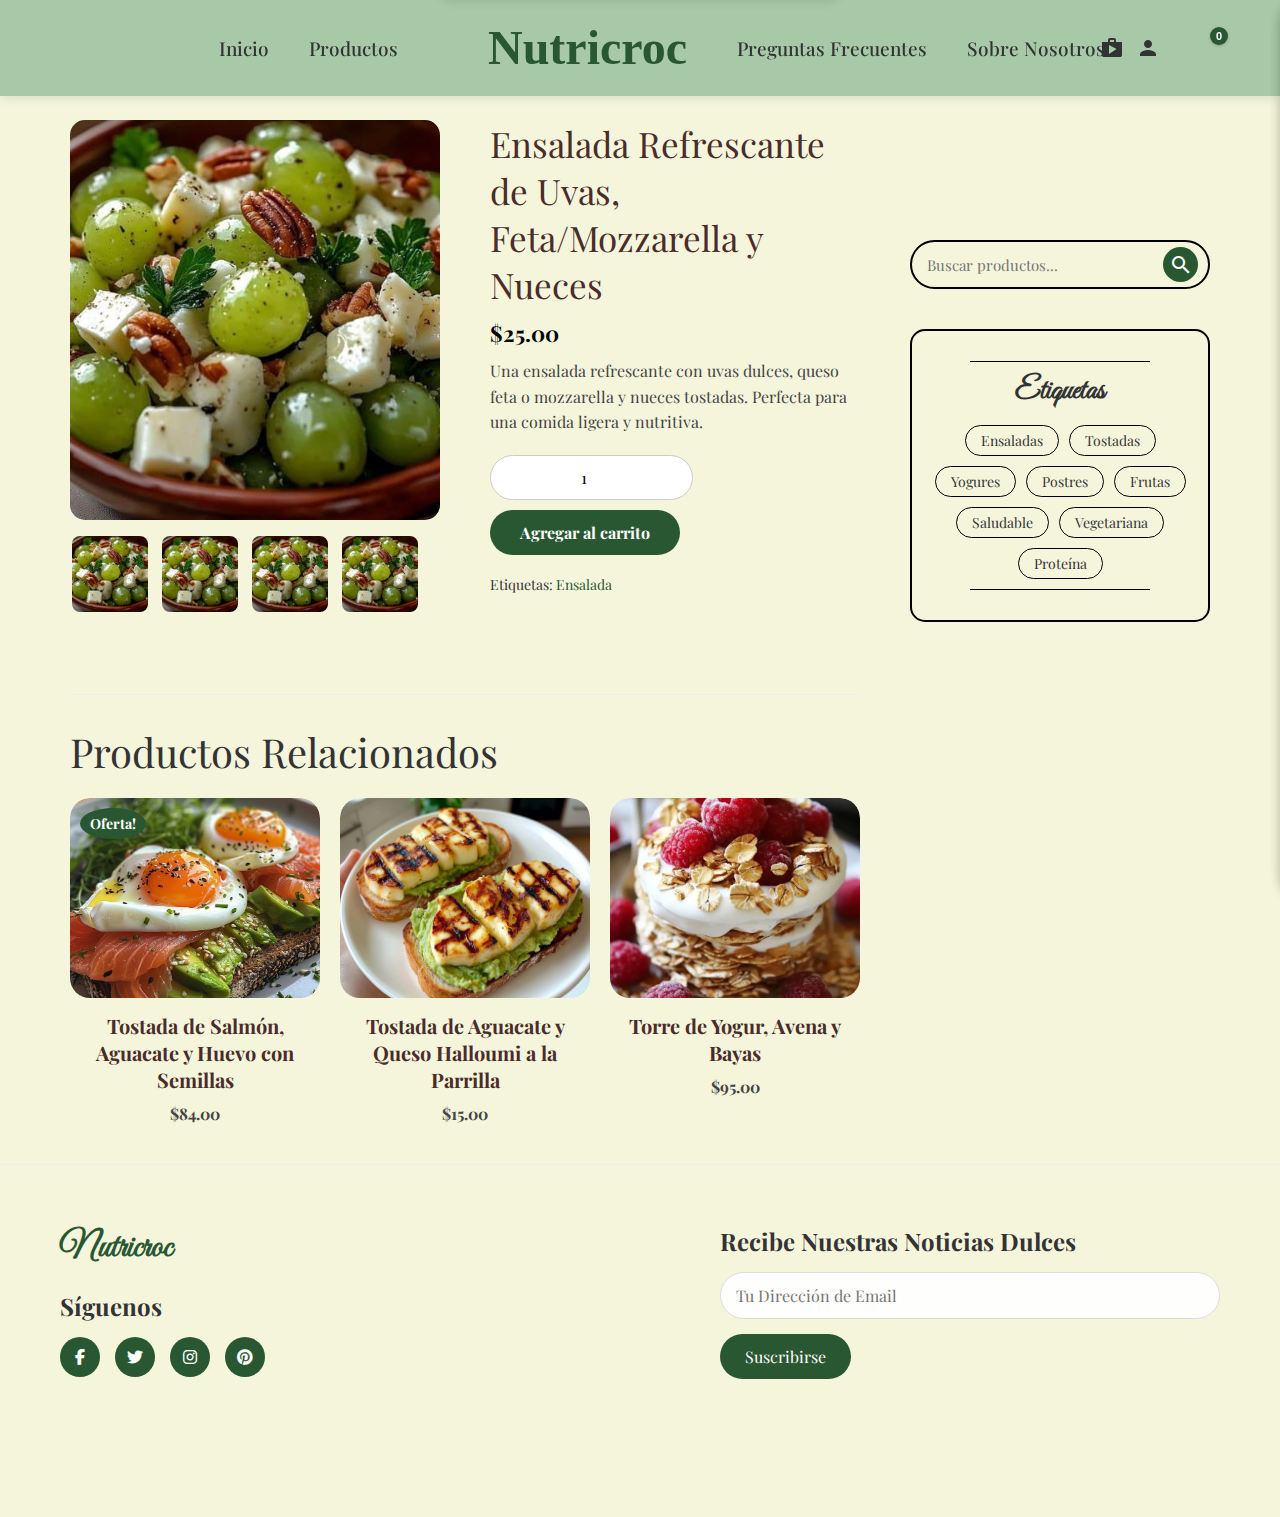
<file: producto.html>
<!DOCTYPE html>
<html lang="es">
<head>
  <meta charset="UTF-8">
  <meta name="viewport" content="width=device-width, initial-scale=1.0, maximum-scale=1.0, user-scalable=no">
  <title id="pageTitle">Nutricroc</title>
  <link rel="icon" href="img/cocodrilo1.png">
  <link href="https://fonts.googleapis.com/css2?family=Playfair+Display:wght@500&family=Great+Vibes&display=swap" rel="stylesheet">
  <link href="https://fonts.googleapis.com/icon?family=Material+Icons" rel="stylesheet">
  <link rel="stylesheet" href="https://cdnjs.cloudflare.com/ajax/libs/font-awesome/6.4.0/css/all.min.css">
  <link href="https://fonts.cdnfonts.com/css/argent-cf" rel="stylesheet">
  <link href="https://fonts.googleapis.com/css2?family=Dancing+Script:wght@600&display=swap" rel="stylesheet">
  <link href="https://fonts.googleapis.com/css2?family=Lobster&display=swap" rel="stylesheet">
  <link href="https://fonts.googleapis.com/css2?family=Cormorant+Garamond:wght@400;500;600&display=swap" rel="stylesheet">
  <style>
    /* RESET Y CONFIGURACIONES GLOBALES */
    * {
      margin: 0;
      padding: 0;
      box-sizing: border-box;
      scrollbar-width: thin;
      scrollbar-color: #295732 #f1f1f1;
    }

    ::-webkit-scrollbar {
      width: 10px;
    }

    ::-webkit-scrollbar-track {
      background: #f1f1f1;
    }

    ::-webkit-scrollbar-thumb {
      background: #295732;
      border-radius: 5px;
    }

    ::-webkit-scrollbar-thumb:hover {
      background: #1e3d24;
    }

    html, body {
      overflow-x: hidden;
      width: 100%;
      max-width: 100%;
      position: relative;
    }

    body {
      font-family: 'Playfair Display', serif;
      background: #F5F5DC;
      margin: 0;
      padding: 0;
      color: #333;
      overflow-x: hidden;
      width: 100%;
      /* Añadir padding-top para compensar el header fijo */
      padding-top: 90px; /* Ajusta este valor según la altura de tu header */
    }

    /* ===== HEADER Y NAVEGACIÓN ===== */
    .header {
      background: #A8C9A8;
      padding: 20px 0;
      border-bottom: 1px solid #A8C9A8;
      position: fixed; /* Cambiado de sticky a fixed */
      top: 0;
      left: 0;
      right: 0;
      z-index: 1000;
      box-shadow: 0 2px 10px rgba(0,0,0,0.1);
      width: 100%;
      overflow: visible;
    }

    .header-top {
      display: flex;
      justify-content: space-between;
      align-items: center;
      padding: 0 50px;
      max-width: 100%;
    }

    .header-nav {
      display: flex;
      gap: 40px;
      position: relative;
    }

    .nav-left {
      justify-content: flex-end;
      flex: 1;
    }

    .nav-right {
      justify-content: flex-start;
      flex: 1;
    }

    .nav-item {
      position: relative;
    }

    .nav-item > a {
      text-decoration: none;
      color: #333;
      font-size: 19px;
      font-weight: 500;
      transition: color 0.3s ease;
      padding: 12px 0;
      display: block;
      position: relative;
    }

    .nav-item > a:hover {
      color: #295732;
    }

    .nav-item > a::after {
      content: '';
      position: absolute;
      bottom: 8px;
      left: 50%;
      transform: translateX(-50%);
      width: 6px;
      height: 6px;
      background: #295732;
      border-radius: 50%;
      opacity: 0;
      transition: opacity 0.3s ease;
    }

    .nav-item > a:hover::after {
      opacity: 1;
    }

    .dropdown-menu {
      position: absolute;
      top: 100%;
      left: 0;
      background: #fff;
      border: 1px solid #eee;
      border-radius: 8px;
      box-shadow: 0 4px 12px rgba(0,0,0,0.1);
      min-width: 220px;
      opacity: 0;
      visibility: hidden;
      transform: translateY(10px);
      transition: all 0.3s ease;
      z-index: 1000;
      padding: 12px 0;
    }

    .nav-item:hover .dropdown-menu {
      opacity: 1;
      visibility: visible;
      transform: translateY(0);
    }

    .dropdown-menu a {
      display: block;
      padding: 12px 24px;
      text-decoration: none;
      color: #333;
      font-size: 15px;
      transition: all 0.3s ease;
      position: relative;
    }

    .dropdown-menu a:hover {
      color: #295732;
      background: #f9f9f9;
    }

    .dropdown-menu a::before {
      content: '';
      position: absolute;
      left: 10px;
      top: 50%;
      transform: translateY(-50%);
      width: 5px;
      height: 5px;
      background:#76DCD8;
      border-radius: 50%;
      opacity: 0;
      transition: opacity 0.3s ease;
    }

    .dropdown-menu a:hover::before {
      opacity: 1;
    }

    .header-center {
      text-align: center;
      padding: 0 50px;
    }

    .header-logo {
      font-family: 'Classy Marisa';
      font-size: 48px;
      color: #295732;
      margin: 0;
    }

    /* ===== ICONOS DE USUARIO Y CARRITO ===== */
    .header-icons {
      display: flex;
      gap: 15px;
      align-items: center;
      position: relative;
    }

    .icon-btn {
      background: none;
      border: none;
      color: #333;
      font-size: 28px;
      cursor: pointer;
      transition: color 0.3s ease;
      display: flex;
      align-items: center;
      justify-content: center;
      width: 45px;
      height: 45px;
      border-radius: 50%;
      position: relative;
    }

    .icon-btn:hover {
      color: #295732;
      background: #f9f9f9;
    }

    .cart-count {
      position: absolute;
      top: 2px;
      right: 2px;
      background: #295732;
      color: white;
      border-radius: 50%;
      width: 18px;
      height: 18px;
      font-size: 11px;
      display: flex;
      align-items: center;
      justify-content: center;
      font-weight: bold;
      box-shadow: 0 1px 3px rgba(0,0,0,0.2);
      line-height: 1;
    }

    .user-dropdown {
      position: absolute;
      top: 100%;
      right: 0;
      background: #fff;
      border: 1px solid #eee;
      border-radius: 8px;
      box-shadow: 0 4px 12px rgba(0,0,0,0.1);
      min-width: 180px;
      opacity: 0;
      visibility: hidden;
      transform: translateY(10px);
      transition: all 0.3s ease;
      z-index: 1000;
      padding: 12px 0;
    }

    .user-dropdown.show {
      opacity: 1;
      visibility: visible;
      transform: translateY(0);
    }

    .user-dropdown a {
      display: block;
      padding: 12px 24px;
      text-decoration: none;
      color: #333;
      font-size: 15px;
      transition: all 0.3s ease;
      position: relative;
    }

    .user-dropdown a:hover {
      color: #295732;
      background: #f9f9f9;
    }

    .user-dropdown a::before {
      content: '';
      position: absolute;
      left: 10px;
      top: 50%;
      transform: translateY(-50%);
      width: 5px;
      height: 5px;
      background:#76DCD8;
      border-radius: 50%;
      opacity: 0;
      transition: opacity 0.3s ease;
    }

    .user-dropdown a:hover::before {
      opacity: 1;
    }

    /* ===== MENÚ MÓVIL ===== */
    .mobile-menu-btn {
      display: none;
      background: none;
      border: none;
      font-size: 28px;
      cursor: pointer;
      color: #333;
      padding: 5px;
      z-index: 2001;
    }

    .mobile-nav {
      display: flex;
      position: fixed;
      top: 0;
      left: 0;
      width: 280px;
      height: 100%;
      background: white;
      z-index: 2000;
      flex-direction: column;
      padding: 20px 15px 30px;
      transform: translateX(-100%);
      transition: transform 0.3s ease;
      overflow-y: auto;
      box-shadow: 2px 0 10px rgba(0,0,0,0.1);
      overflow-x: hidden;
    }

    .mobile-nav.open {
      transform: translateX(0);
    }

    .mobile-nav-header {
      display: flex;
      justify-content: space-between;
      align-items: center;
      margin-bottom: 30px;
      padding-bottom: 20px;
      border-bottom: 1px solid #eee;
    }

    .mobile-nav-title {
      font-family: 'Classy Marisa';
      font-size: 35px;
      color: #295732;
      margin: 0;
    }

    .close-mobile-nav {
      background: none;
      border: none;
      font-size: 24px;
      cursor: pointer;
      color: #333;
    }

    .mobile-nav-item {
      border-bottom: 1px solid #f5f5f5;
      width: 100%;
    }

    /* MODIFICACIÓN: Texto más a la izquierda en el menú móvil */
    .mobile-nav-item > a {
      display: block;
      padding: 18px 5px; /* Cambiado de 18px 0 a 18px 5px para mover a la izquierda */
      text-decoration: none;
      color: #333;
      font-size: 18px;
      font-weight: 500;
      transition: color 0.3s ease;
      width: 100%;
    }

    .mobile-nav-item > a:hover {
      color: #295732;
    }

    .mobile-dropdown-menu {
      display: none;
      padding: 10px 0 10px 10px; /* Cambiado de 10px 0 10px 20px a 10px 0 10px 10px */
      background: #f9f9f9;
      border-radius: 8px;
      margin: 10px 0;
      width: 100%;
    }

    .mobile-dropdown-menu.show {
      display: block;
    }

    /* MODIFICACIÓN: Texto más a la izquierda en los submenús */
    .mobile-dropdown-menu a {
      display: block;
      padding: 12px 10px; /* Cambiado de 12px 15px a 12px 10px */
      text-decoration: none;
      color: #555;
      font-size: 16px;
      transition: color 0.3s ease;
      border-left: 3px solid transparent;
      width: 100%;
    }

    .mobile-dropdown-menu a:hover {
      color: #295732;
      border-left-color: #295732;
    }

    .mobile-dropdown-toggle {
      display: flex;
      justify-content: space-between;
      align-items: center;
      width: 100%;
      background: none;
      border: none;
      padding: 18px 5px; /* Cambiado de 18px 0 a 18px 5px para mover a la izquierda */
      cursor: pointer;
      font-size: 18px;
      color: #333;
      font-family: 'Playfair Display', serif;
      font-weight: 500;
    }

    .mobile-dropdown-toggle .material-icons {
      transition: transform 0.3s ease;
    }

    .mobile-dropdown-toggle.active .material-icons {
      transform: rotate(180deg);
    }

    .mobile-nav-overlay {
      display: none;
      position: fixed;
      top: 0;
      left: 0;
      width: 100%;
      height: 100%;
      background-color: rgba(0, 0, 0, 0.5);
      z-index: 1999;
    }

    .mobile-nav-overlay.active {
      display: block;
    }

    /* ===== NOTIFICACIONES ===== */
    .notification {
      position: fixed;
      top: 0;
      left: 50%;
      transform: translateX(-50%) translateY(-100%);
      background-color: #295732;
      color: white;
      padding: 15px 30px;
      text-align: center;
      z-index: 2000;
      transition: transform 0.4s cubic-bezier(0.25, 0.46, 0.45, 0.94);
      box-shadow: 0 2px 10px rgba(0,0,0,0.1);
      border-radius: 0 0 10px 10px;
      max-width: 400px;
      width: 90%;
    }

    .notification.show {
      transform: translateX(-50%) translateY(0);
    }

    .notification-content {
      display: flex;
      align-items: center;
      justify-content: center;
      gap: 10px;
    }

    .notification-icon {
      font-size: 20px;
    }

    .notification-text {
      font-size: 16px;
      font-weight: 500;
    }

    /* Notificación de stock insuficiente */
    .stock-notification {
      position: fixed;
      top: 50%;
      left: 50%;
      transform: translate(-50%, -50%) scale(0);
      background-color: #dc3545;
      color: white;
      padding: 25px 40px;
      text-align: center;
      z-index: 3000;
      border-radius: 12px;
      box-shadow: 0 10px 30px rgba(0,0,0,0.3);
      transition: transform 0.3s ease, opacity 0.3s ease;
      opacity: 0;
      max-width: 500px;
      width: 90%;
      font-family: 'Playfair Display', serif;
    }

    .stock-notification.show {
      transform: translate(-50%, -50%) scale(1);
      opacity: 1;
    }

    .stock-notification i {
      font-size: 40px;
      margin-bottom: 15px;
      display: block;
    }

    .stock-notification h3 {
      margin: 0 0 10px 0;
      font-size: 24px;
    }

    .stock-notification p {
      margin: 0;
      font-size: 16px;
      line-height: 1.5;
    }

    /* ===== MODAL DE AUTENTICACIÓN ===== */
    .auth-overlay {
      position: fixed;
      top: 0;
      left: 0;
      width: 100%;
      height: 100%;
      background-color: rgba(0, 0, 0, 0.5);
      z-index: 1000;
      display: none;
    }

    .auth-sidebar {
      position: fixed;
      top: 0;
      right: 0;
      width: 30%;
      height: 100%;
      background-color: white;
      box-shadow: -2px 0 10px rgba(0, 0, 0, 0.1);
      z-index: 1001;
      display: flex;
      flex-direction: column;
      transform: translateX(100%);
      transition: transform 0.3s ease;
      border-top-left-radius: 20px;
      border-bottom-left-radius: 20px;
      overflow: hidden;
    }

    .auth-sidebar.open {
      transform: translateX(0);
    }

    .auth-header {
      display: flex;
      justify-content: space-between;
      align-items: center;
      padding: 20px;
      border-bottom: 1px solid #eee;
      border-top-left-radius: 20px;
    }

    .auth-title {
      font-family: 'Playfair Display', serif;
      font-size: 28px;
      color: #295732;
      margin: 0;
    }

    .close-auth {
      background: none;
      border: none;
      font-size: 24px;
      cursor: pointer;
      color: #333;
    }

    .auth-content {
      flex: 1;
      padding: 20px;
      overflow-y: auto;
    }

    .auth-image {
      width: 100%;
      height: 250px;
      margin-bottom: 20px;
      display: flex;
      align-items: center;
      justify-content: center;
      overflow: hidden;
      background: transparent;
    }

    .auth-image img {
      width: auto;
      height: 100%;
      object-fit: contain;
    }

    .auth-form {
      display: flex;
      flex-direction: column;
      gap: 15px;
    }

    .form-group {
      display: flex;
      flex-direction: column;
      gap: 5px;
    }

    .form-group label {
      font-size: 14px;
      color: #555;
      font-weight: 500;
    }

    .form-group input {
      padding: 12px 15px;
      border: 1px solid #ddd;
      border-radius: 8px;
      font-size: 16px;
      font-family: 'Playfair Display', serif;
      outline: none;
      transition: border-color 0.3s ease;
    }

    .form-group input:focus {
      border-color: #295732;
    }

    .auth-btn {
      padding: 12px 25px;
      background-color:#C9B656;
      color: white;
      border: none;
      border-radius: 25px;
      font-size: 16px;
      font-family: 'Playfair Display', serif;
      cursor: pointer;
      transition: background-color 0.3s ease;
      margin-top: 10px;
    }

    .auth-btn:hover {
      background-color:#C9B656;
    }

    .auth-switch {
      text-align: center;
      margin-top: 20px;
      font-size: 14px;
    }

    .auth-switch a {
      color: #295732;
      text-decoration: none;
      font-weight: 500;
    }

    .auth-switch a:hover {
      text-decoration: underline;
    }

    /* ===== CARRITO DE COMPRAS ===== */
    .cart-overlay {
      position: fixed;
      top: 0;
      left: 0;
      width: 100%;
      height: 100%;
      background-color: rgba(0, 0, 0, 0.5);
      z-index: 1000;
      display: none;
    }

    .cart-sidebar {
      position: fixed;
      top: 0;
      right: 0;
      width: 30%;
      height: 100%;
      background-color: white;
      box-shadow: -2px 0 10px rgba(0, 0, 0, 0.1);
      z-index: 1001;
      display: flex;
      flex-direction: column;
      transform: translateX(100%);
      transition: transform 0.3s ease;
      border-top-left-radius: 30px;
      border-bottom-left-radius: 30px;
      overflow: hidden;
    }

    .cart-sidebar.open {
      transform: translateX(0);
    }

    .cart-header {
      display: flex;
      justify-content: space-between;
      align-items: center;
      padding: 20px;
      border-bottom: 1px solid #eee;
      border-top-left-radius: 30px;
      position: sticky;
      top: 0;
      background: white;
      z-index: 10;
    }

    .cart-title {
      font-family:'Playfair Display', serif;
      font-size: 20px;
      color: #295732;
      margin: 0;
    }

    .cart-count-title {
      font-size: 20px;
      color: #295732;
      margin-left: 8px;
      font-weight: bold;
    }

    .close-cart {
      background: none;
      border: none;
      font-size: 24px;
      cursor: pointer;
      color: #333;
    }

    .cart-content {
      flex: 1;
      display: flex;
      flex-direction: column;
      overflow: hidden;
      border-bottom-left-radius: 30px;
    }

    .cart-items-container {
      flex: 1;
      overflow-y: auto;
      padding: 20px;
      background: #fff;
      position: relative;
      border-bottom-left-radius: 30px;
    }

    .cart-items-container::-webkit-scrollbar {
      width: 8px;
    }

    .cart-items-container::-webkit-scrollbar-track {
      background: #f1f1f1;
      border-radius: 10px;
    }

    .cart-items-container::-webkit-scrollbar-thumb {
      background: #295732;
      border-radius: 10px;
    }

    .cart-items-container::-webkit-scrollbar-thumb:hover {
      background: #1e3d24;
    }

    .cart-empty {
      display: flex;
      flex-direction: column;
      align-items: center;
      justify-content: center;
      height: 100%;
      text-align: center;
      border-bottom-left-radius: 30px;
    }

    .cart-empty-image {
      width: 400px;
      height: 300px;
      background: 
        url('img/boldadecomprasco.png')
        center/cover no-repeat;
      margin-bottom: 20px;
      border-radius: 10px;
      position: relative;
    }

    .cart-empty-image::before {
      content: '';
      position: absolute;
      top: 0;
      left: 0;
      right: 0;
      bottom: 0;
      background: rgba(255, 255, 255, 0.7);
      border-radius: 10px;
    }

    .cart-empty-text {
      font-size: 18px;
      color: #555;
      margin-bottom: 20px;
      font-family: 'Cormorant Garamond', serif;
      font-weight: 500;
      letter-spacing: 0.5px;
    }

    
      .discover-btn {
  background: #295732;
      color: white;
      border: none;
      padding: 12px 30px;
      border-radius: 30px;
      font-family: 'Argent CF', sans-serif;
      font-size: 18px;
      font-weight: bold;
      cursor: pointer;
      transition: all 0.3s ease;
      margin: 0;
      text-align: center;
    }

    .discover-btn:hover {
      background: #1e3d24;
      transform: translateY(-3px);
    }

    .cart-item {
      display: flex;
      margin-bottom: 20px;
      padding-bottom: 20px;
      border-bottom: 1px solid #eee;
      position: relative;
    }

    .cart-item-image {
      width: 80px;
      height: 80px;
      border-radius: 10px;
      overflow: hidden;
      margin-right: 15px;
      flex-shrink: 0;
    }

    .cart-item-image img {
      width: 100%;
      height: 100%;
      object-fit: cover;
    }

    .cart-item-details {
      flex: 1;
      display: flex;
      flex-direction: column;
    }

    .cart-item-info {
      display: flex;
      justify-content: space-between;
      align-items: flex-start;
      margin-bottom: 10px;
    }

    .cart-item-price {
      font-weight: bold;
      color: #333;
      font-size: 18px;
    }

    .cart-item-actions {
      display: flex;
      gap: 20px; /* Aumentado de 10px a 15px para separar más los iconos */
    }

    .cart-item-action {
      background: none;
      border: none;
      cursor: pointer;
      color: #295732;
      font-size: 18px;
      transition: color 0.3s ease;
    }

    .cart-item-action:hover {
      color: #1e3d24;
    }

    .cart-item-name {
      font-family: 'Cormorant Garamond', serif;
      font-size: 20px;
      color: #000;
      margin-top: 5px;
    }

    .cart-item-quantity {
      display: flex;
      align-items: center;
      margin-top: 10px;
      font-size: 14px;
      color: #666;
    }

    .quantity-display {
      font-weight: bold;
      color: #295732;
    }

    .delete-spinner {
      position: absolute;
      top: 0;
      left: 0;
      width: 100%;
      height: 100%;
      background-color: rgba(255, 255, 255, 0.8);
      display: flex;
      flex-direction: column;
      align-items: center;
      justify-content: center;
      z-index: 20;
      border-bottom-left-radius: 30px;
    }

    .spinner {
      width: 50px;
      height: 50px;
      border: 5px solid rgba(41, 87, 50, 0.3);
      border-radius: 50%;
      border-top-color: #295732;
      animation: spin 1s linear infinite;
      margin-bottom: 15px;
    }

    @keyframes spin {
      0% { transform: rotate(0deg); }
      100% { transform: rotate(360deg); }
    }

    .delete-confirmation {
      position: absolute;
      top: 0;
      left: 0;
      width: 100%;
      height: 100%;
      background-color: rgba(255, 255, 255, 0.9);
      display: flex;
      flex-direction: column;
      align-items: center;
      justify-content: center;
      z-index: 20;
      border-bottom-left-radius: 30px;
    }

    .confirmation-image {
      width: 60px;
      height: 60px;
      border-radius: 50%;
      background-color: #295732;
      display: flex;
      align-items: center;
      justify-content: center;
      margin-bottom: 15px;
    }

    .confirmation-image i {
      color: white;
      font-size: 40px;
    }
    .confirmation-text {
      font-size: 18px;
      color: #333;
      font-weight: 500;
    }

    /* Rediseño del resumen del carrito */
    .cart-summary {
      padding: 20px;
      border-top: 1px solid #eee;
      background: white;
      position: sticky;
      bottom: 0;
      display: none;
      border-bottom-left-radius: 30px;
    }

    .cart-summary.visible {
      display: block;
    }

    .cart-summary-title {
      font-size: 18px;
      font-weight: bold;
      color: #295732;
      margin-bottom: 15px;
      text-align: center;
    }

    .cart-summary-details {
      display: flex;
      flex-direction: column;
      gap: 10px;
      margin-bottom: 20px;
    }

    .summary-row {
      display: flex;
      justify-content: space-between;
      align-items: center;
      font-size: 16px;
    }

    .summary-label {
      color: #666;
    }

    .summary-value {
      font-weight: 500;
      color: #1e3d24;
    }

    .cart-total {
      display: flex;
      justify-content: space-between;
      align-items: center;
      margin-bottom: 20px;
      font-size: 20px;
      font-weight: bold;
    }

    .cart-total-amount {
      color: #1e3d24;
    }

    .checkout-btn {
      width: 100%;
      background: #C9B656;
      color: white;
      border: none;
      padding: 15px;
      border-radius: 30px;
      font-family: 'Playfair Display', serif;
      font-size: 18px;
      font-weight: bold;
      cursor: pointer;
      transition: all 0.3s ease;
    }

    .checkout-btn:hover {
      background: #C9B656;
      transform: translateY(-3px);
    }

    /* Pantalla de edición */
    .edit-screen {
      position: absolute;
      top: 0;
      left: 0;
      width: 100%;
      height: 100%;
      background-color: white;
      z-index: 20;
      display: none;
      flex-direction: column;
      padding: 20px;
      overflow-y: auto;
      transform: translateX(100%);
      transition: transform 0.5s cubic-bezier(0.25, 0.46, 0.45, 0.94);
    }

    .edit-screen.active {
      display: flex;
      transform: translateX(0);
    }

    .edit-screen.slide-out {
      transform: translateX(100%);
    }

    .edit-header {
      display: flex;
      justify-content: flex-start;
      align-items: center;
      margin-bottom: 20px;
      padding-bottom: 15px;
      border-bottom: 1px solid #eee;
    }

    .edit-back {
      background: none;
      border: none;
      font-size: 20px;
      cursor: pointer;
      color: #333;
      display: flex;
      align-items: center;
      justify-content: center;
      width: 40px;
      height: 40px;
      border-radius: 50%;
      transition: background-color 0.3s ease;
    }

    .edit-back:hover {
      background-color: #f5f5f5;
    }

    .edit-product-images {
      display: flex;
      gap: 15px;
      margin-bottom: 20px;
      justify-content: center;
    }

    .edit-product-image {
      width: 150px;
      height: 150px;
      border-radius: 10px;
      overflow: hidden;
    }

    .edit-product-image img {
      width: 100%;
      height: 100%;
      object-fit: cover;
    }

    .edit-product-info {
      text-align: center;
      margin-bottom: 30px;
    }

    .edit-product-name {
      font-family: 'Playfair Display', serif;
      font-size: 25px;
      margin-bottom: 10px;
    }

    .edit-product-price {
      font-size: 22px;
      font-weight: bold;
      color: #1e3d24;
    }

    .edit-quantity-section {
      margin-bottom: 30px;
      text-align: center;
    }

    .edit-quantity-label {
      display: block;
      margin-bottom: 10px;
      font-size: 18px;
    }

    .edit-quantity-controls {
      display: flex;
      align-items: center;
      justify-content: center;
      gap: 15px;
    }

    .edit-quantity-btn {
      width: 40px;
      height: 40px;
      border-radius: 50%;
      border: 1px solid #ddd;
      background: white;
      font-size: 20px;
      cursor: pointer;
      display: flex;
      align-items: center;
      justify-content: center;
    }

    .edit-quantity-input {
      width: 60px;
      height: 40px;
      text-align: center;
      border: 1px solid #ddd;
      border-radius: 5px;
      font-size: 18px;
    }

    .edit-actions {
      display: flex;
      justify-content: center;
      margin-top: 20px;
    }

    .save-btn {
      background: #C9B656;
      color: white;
      border: none;
      padding: 12px 30px;
      border-radius: 30px;
      font-family: 'Playfair Display', serif;
      font-size: 18px;
      font-weight: bold;
      cursor: pointer;
      transition: all 0.3s ease;
      position: relative;
      overflow: hidden;
      min-height: 50px;
      display: flex;
      align-items: center;
      justify-content: center;
      width: 140px;
    }

    .save-btn:hover {
      background: #C9B656;
    }

    .save-btn:disabled {
      background: #ccc;
      cursor: not-allowed;
    }

    /* ===== CONTENIDO DE PRODUCTO ===== */
    .product-container {
      display: flex;
      justify-content: center;
      align-items: flex-start;
      padding: 30px;
      gap: 50px;
      max-width: 1200px;
      margin: 0 auto;
      width: 100%;
      overflow: hidden;
    }

    .product-main {
      display: flex;
      flex-direction: column;
      flex: 2;
      width: 100%;
      overflow: hidden;
    }

    .product-content {
      display: flex;
      gap: 50px;
      margin-bottom: 40px;
      width: 100%;
      overflow: hidden;
    }

    .product-images-left {
      max-width: 400px;
      flex: 1;
      width: 100%;
    }

    .main-image {
      width: 100%;
      overflow: hidden;
    }

    .main-image img {
      width: 100%;
      border-radius: 15px;
      max-width: 100%;
      height: 400px; /* Altura fija para todas las imágenes */
      object-fit: cover; /* Asegura que la imagen se recorte adecuadamente */
    }

    .thumbnails {
      display: flex;
      gap: 10px;
      margin-top: 10px;
      flex-wrap: wrap;
      width: 100%;
    }

    .thumbnails img {
      width: 80px;
      height: 80px;
      border-radius: 10px;
      cursor: pointer;
      border: 2px solid transparent;
      transition: 0.3s;
      object-fit: cover;
    }

    .thumbnails img:hover {
      border: 2px solid #295732;
    }

    .product-info-right {
      max-width: 500px;
      flex: 1;
      width: 100%;
    }

    .product-info-right h2 {
      font-size: 35px;
      margin: 0 0 10px;
      color: #4a2c2a;
      font-family: 'Playfair Display', serif;
      font-weight: normal;
      overflow-wrap: break-word;
      word-wrap: break-word;
    }

    .price {
      font-size: 22px;
      font-weight: bold;
      color: black;
      margin: 10px 0;
      font-family: 'Playfair Display', serif;
    }

    .description {
      font-size: 16px;
      color: #444;
      line-height: 1.6;
      font-family: 'Playfair Display', serif;
      overflow-wrap: break-word;
      word-wrap: break-word;
    }

    .add-to-cart {
      display: flex;
      align-items: center;
      margin: 20px 0;
      gap: 10px;
      flex-wrap: wrap;
      width: 100%;
    }

    .quantity-input {
      display: flex;
      align-items: center;
      border: 1px solid #ccc;
      border-radius: 25px;
      overflow: hidden;
      background: #fff;
      height: 45px;
      min-width: 120px;
    }

    .quantity-input input {
      width: 100%;
      text-align: center;
      padding: 0;
      border: none;
      font-size: 16px;
      font-family: 'Playfair Display', serif;
      background: transparent;
      height: 100%;
    }

    .add-to-cart button {
      background: #295732;
      border: none;
      padding: 12px 30px;
      border-radius: 25px;
      color: white;
      font-size: 16px;
      cursor: pointer;
      transition: 0.3s;
      font-family: 'Playfair Display', serif;
      height: 45px;
      font-weight: bold;
      min-width: 180px;
    }

    .add-to-cart button:hover {
      background: #1e3d24;
    }

    .category {
      font-size: 14px;
      margin-top: 10px;
      font-family: 'Playfair Display', serif;
    }

    .category a {
      color: #295732;
      text-decoration: none;
    }

    .related-products-section {
      margin-top: 40px;
      border-top: 1px solid #eee;
      padding-top: 30px;
      width: 100%;
      overflow: hidden;
    }

    .related-title {
      font-size: 40px;
      margin-bottom: 20px;
      color: #333;
      font-family: 'Playfair Display', serif; 
      font-weight: normal;
      overflow-wrap: break-word;
      word-wrap: break-word;
    }

    .related-products {
      display: grid;
      grid-template-columns: repeat(3, 1fr);
      gap: 20px;
      width: 100%;
    }

    .related-product {
      text-align: center;
      font-family: 'Playfair Display', serif;
      position: relative;
      transition: transform 0.3s ease;
      cursor: pointer;
      overflow: hidden;
      width: 100%;
    }

    .related-product:hover {
      transform: translateY(-5px);
    }

    .product-image-container {
      position: relative;
      overflow: hidden;
      border-radius: 20px;
      width: 100%;
    }

    .related-product img {
      width: 100%;
      height: 200px;
      object-fit: cover;
      border-radius: 20px;
      transition: transform 0.3s ease, filter 0.3s ease;
    }

    .related-product:hover img {
      transform: scale(1.05);
      filter: brightness(0.9);
    }

    .related-product h4 {
      font-weight: bold;
      margin: 10px 0;
      font-size: 20px;
      color: #4a2c2a;
      font-family: 'Playfair Display', serif;
      overflow-wrap: break-word;
      word-wrap: break-word;
    }

    .related-product .price {
      color: #444;
      font-size: 16px;
      font-family: 'Playfair Display', serif;
      overflow-wrap: break-word;
      word-wrap: break-word;
    }

    .old-price {
      text-decoration: line-through;
      color: #aaa;
      margin-right: 5px;
    }

    .sale-badge {
      position: absolute;
      background: #295732;
      color: #fff;
      padding: 6px 10px;
      border-radius: 50%;
      font-size: 14px;
      font-weight: bold;
      top: 10px;
      left: 10px;
      z-index: 2;
    }

    .add-to-cart-btn {
      position: absolute;
      top: 50%;
      left: 50%;
      transform: translate(-50%, -50%);
      background-color: #295732;
      color: white;
      border: none;
      padding: 12px 20px;
      border-radius: 25px;
      font-family: 'Playfair Display', serif;
      font-size: 18px;
      font-weight: bold;
      cursor: pointer;
      opacity: 0;
      transition: opacity 0.3s ease, background-color 0.3s ease, transform 0.3s ease;
      z-index: 2;
      box-shadow: 0 4px 12px rgba(0,0,0,0.3);
      white-space: nowrap;
    }

    .related-product:hover .add-to-cart-btn {
      opacity: 1;
      transform: translate(-50%, -50%) scale(1.05);
    }

    .add-to-cart-btn:hover {
      background-color: #1e3d24;
      transform: translate(-50%, -50%) scale(1.1);
    }

    .sidebar {
      display: flex;
  flex-direction: column;
  gap: 20px;
  width: 300px;
  position: sticky;
  top: 120px; /* VOLVER AL VALOR ORIGINAL: 120px en lugar de 140px */
  overflow: hidden;
    }

    .search-box {
     display: flex;
  align-items: center;
  border: 2px solid #000;
  border-radius: 25px;
  padding: 5px 10px;
  margin-bottom: 20px;
  width: 100%;
  overflow: hidden;
  background: #F5F5DC;
  /* ELIMINAR: margin-top: -20px; */
    }

    .search-box input {
      background: transparent;
      border: none;
      outline: none;
      padding: 5px;
      font-size: 15px;
      font-family: 'Playfair Display', serif;
      flex: 1;
      width: 100%;
    }

    .search-box button {
      background: #295732;
      border: none;
      border-radius: 50%;
      width: 35px;
      height: 35px;
      color: #fff;
      cursor: pointer;
      font-size: 20px;
      display: flex;
      align-items: center;
      justify-content: center;
      flex-shrink: 0;
    }

    .tags-widget {
       border: 2px solid #000;
  border-radius: 15px;
  padding: 20px;
  margin-bottom: 20px;
  text-align: center;
  position: relative;
  width: 100%;
  overflow: hidden;
  /* ELIMINAR: margin-top: -10px; */
    }

    .tags-widget h3 {
      font-family: 'Great Vibes', cursive;
      font-size: 30px;
      margin-bottom: 15px;
      overflow-wrap: break-word;
      word-wrap: break-word;
    }

    .tags-container {
      display: flex;
      flex-wrap: wrap;
      gap: 10px;
      justify-content: center;
      width: 100%;
    }

    .tag {
      display: inline-block;
      padding: 5px 15px;
      border: 1px solid #000;
      border-radius: 20px;
      font-size: 14px;
      color: #333;
      text-decoration: none;
      transition: all 0.3s ease;
      font-family: 'Playfair Display', serif;
      flex-shrink: 0;
      max-width: 100%;
      overflow-wrap: break-word;
      word-wrap: break-word;
    }

    .tag:hover {
      background-color: #295732;
      color: white;
      border-color: #295732;
    }

    .tags-widget::before, .tags-widget::after {
      content: "";
      display: block;
      height: 1px;
      background: #000;
      margin: 10px auto;
      width: 70%;
      position: relative;
    }

    /* ===== FOOTER ===== */
    .footer-section {
      background: 
    url('https://i.postimg.cc/4x7zrHsP/nutriblanco.jpg')
    center/700px 450px no-repeat;
  padding: 60px 0 30px;
  border-top: 1px solid #eee;
  position: relative;
    }

    .footer-section::before {
      content: '';
      position: absolute;
      top: 0;
      left: 0;
      right: 0;
      bottom: 0;
      background:rgba(245, 245, 220, 0.85);
      z-index: 1;
    }

    .footer-container {
      max-width: 1200px;
      margin: 0 auto;
      display: flex;
      justify-content: space-between;
      padding: 0 20px;
      position: relative;
      z-index: 2;
      width: 100%;
      overflow: hidden;
    }

    .footer-left {
      flex: 1;
      max-width: 400px;
      width: 100%;
    }

    .footer-right {
      flex: 1;
      max-width: 500px;
      width: 100%;
    }

    .footer-title {
      font-family: 'Great Vibes', cursive;
      font-size: 36px;
      color: #295732;
      margin-bottom: 20px;
      overflow-wrap: break-word;
      word-wrap: break-word;
    }

    .footer-subtitle {
      font-size: 24px;
      margin-bottom: 15px;
      color: #333;
      overflow-wrap: break-word;
      word-wrap: break-word;
    }

    .social-icons {
      display: flex;
      gap: 15px;
      margin-bottom: 30px;
      flex-wrap: wrap;
    }

    .social-icon {
      display: flex;
      align-items: center;
      justify-content: center;
      width: 40px;
      height: 40px;
      background-color: #295732;
      border-radius: 50%;
      color: white;
      text-decoration: none;
      transition: all 0.3s ease;
      flex-shrink: 0;
    }

    .social-icon:hover {
      background-color: #1e3d24;
      transform: translateY(-3px);
    }

    .newsletter-form {
      display: flex;
      flex-direction: column;
      gap: 15px;
      width: 100%;
    }

    .newsletter-input {
      padding: 12px 15px;
      border: 1px solid #ddd;
      border-radius: 25px;
      font-size: 16px;
      font-family: 'Playfair Display', serif;
      outline: none;
      transition: border-color 0.3s ease;
      background: rgba(255, 255, 255, 0.9);
      width: 100%;
    }

    .newsletter-input:focus {
      border-color: #295732;
      background: white;
    }

    .newsletter-btn {
      padding: 12px 25px;
      background-color: #295732;
      color: white;
      border: none;
      border-radius: 25px;
      font-size: 16px;
      font-family: 'Playfair Display', serif;
      cursor: pointer;
      transition: background-color 0.3s ease;
      align-self: flex-start;
    }

    .newsletter-btn:hover {
      background-color: #1e3d24;
    }

    .footer-bottom {
      max-width: 1300px;
      margin: 40px auto 0;
      padding: 20px;
      text-align: center;
      font-size: 14px;
      position: relative;
      z-index: 2;
      width: 100%;
    }

    .scroll-to-top {
      position: fixed;
      bottom: 30px;
      right: 30px;
      width: 50px;
      height: 50px;
      background-color: #295732;
      border: none;
      border-radius: 50%;
      cursor: pointer;
      display: none;
      align-items: center;
      justify-content: center;
      z-index: 1000;
      transition: all 0.3s ease;
      box-shadow: 0 4px 12px rgba(0,0,0,0.15);
    }

    .scroll-to-top:hover {
      background-color: #1e3d24;
      transform: translateY(-3px);
    }

    .scroll-to-top i {
      color: white;
      font-size: 20px;
    }

    /* ===== MEDIA QUERIES MEJORADAS ===== */
    @media (max-width: 1200px) {
      .product-container {
        max-width: 100%;
        padding: 30px 20px;
      }
      
      .sidebar {
        width: 280px;
      }
      
      .auth-sidebar,
      .cart-sidebar {
        width: 50%;
      }
    }

    @media (max-width: 1024px) {
      .product-container {
        flex-direction: column;
        align-items: center;
        padding: 20px;
        gap: 30px;
      }
      
      .sidebar {
        width: 100%;
        max-width: 600px;
        position: static;
      }
      
      .widget, .tags-widget {
        padding: 15px;
        margin-bottom: 15px;
      }
      
      .widget h3, .tags-widget h3 {
        font-size: 26px;
      }
    }

    @media (max-width: 768px) {
      .discover-btn,
      .clear-filters-btn {
        width: 100%;
        max-width: 250px;
        text-align: center;
      }
      .cart-item-actions {
      display: flex;
      gap: 40px; /* Aumentado de 10px a 15px para separar más los iconos */
    }
      .header-top {
        padding: 0 15px;
        flex-wrap: wrap;
        position: relative;
      }
      
      .header-nav {
        display: none;
      }
      
      .header-center {
        padding: 0;
        order: 0;
        width: auto;
        margin-bottom: 0;
        flex-grow: 1;
        text-align: center;
      }
      
      .header-logo {
        font-size: 36px;
        margin: 0;
      }
      
      .header-icons {
        display: flex;
        gap: 10px;
        order: 1;
        margin-left: auto;
      }
      
      .icon-btn {
        width: 40px;
        height: 40px;
        font-size: 24px;
      }
      
      .mobile-menu-btn {
        display: flex;
        order: -1;
        margin-right: 10px;
      }
      
      .product-container {
        padding: 15px;
        gap: 20px;
      }
      
      .product-content {
        flex-direction: column;
        gap: 30px;
      }
      
      .product-images-left, 
      .product-info-right {
        max-width: 100%;
      }
      
      .related-products {
        grid-template-columns: repeat(2, 1fr);
        gap: 15px;
      }
      
      .related-title {
        font-size: 32px;
        margin-bottom: 15px;
      }
      
      .related-product h4 {
        font-size: 18px;
      }
      
      .related-product img {
        height: 180px;
      }
      
      .sidebar {
        max-width: 100%;
      }
      
      .tags-widget {
        padding: 12px;
        margin-bottom: 12px;
      }
      
      .tags-widget h3 {
        font-size: 24px;
        margin-bottom: 10px;
      }
      
      .tags-container {
        gap: 8px;
      }
      
      .tag {
        padding: 4px 12px;
        font-size: 13px;
      }
      
      .search-box {
        padding: 5px 8px;
        margin-bottom: 15px;
      }
      
      .search-box input {
        font-size: 14px;
      }
      
      .search-box button {
        width: 30px;
        height: 30px;
        font-size: 18px;
      }
      
      .footer-container {
        flex-direction: column;
        gap: 30px;
      }
      
      .footer-left, .footer-right {
        max-width: 100%;
        text-align: center;
      }
      
      .social-icons {
        justify-content: center;
      }
      
      .newsletter-form {
        max-width: 300px;
        margin: 0 auto;
      }
      
      .newsletter-btn {
        align-self: center;
      }
      
      .scroll-to-top {
        bottom: 20px;
        right: 20px;
        width: 45px;
        height: 45px;
      }
      
      /* CARRITO - PANTALLA COMPLETA EN MÓVILES */
      .cart-sidebar {
        width: 100%;
        border-radius: 0;
      }
      
      .cart-header {
        border-radius: 0;
      }
      
      .cart-content {
        border-radius: 0;
      }
      
      .cart-items-container {
        border-radius: 0;
      }
      
      .cart-empty {
        border-radius: 0;
      }
      
      .cart-summary {
        border-radius: 0;
      }
      
      .cart-empty-image {
        width: 250px;
        height: 200px;
        background-size: contain;
        background-position: center;
      }
      
      /* MODAL DE AUTENTICACIÓN - PANTALLA COMPLETA EN MÓVILES */
      .auth-sidebar {
        width: 100%;
        border-radius: 0;
      }
      
      .auth-header {
        border-radius: 0;
      }
      
      .notification {
        width: 85%;
        max-width: none;
      }
      
      .user-dropdown {
        position: fixed;
        top: auto;
        bottom: 0;
        left: 0;
        width: 100%;
        border-radius: 20px 20px 0 0;
        transform: translateY(100%);
        transition: transform 0.3s ease;
        box-shadow: 0 -4px 12px rgba(0,0,0,0.1);
      }
      
      .user-dropdown.show {
        transform: translateY(0);
      }
      
      .stock-notification {
        padding: 20px;
      }
      
      .stock-notification h3 {
        font-size: 20px;
      }
      
      .stock-notification p {
        font-size: 14px;
      }
    }

    @media (max-width: 480px) {
       
      .cart-empty-image {
    width: 300px;
    height: 250px;
  }
      .cart-item-actions {
      display: flex;
      gap: 40px; /* Aumentado de 10px a 15px para separar más los iconos */
    }
      .add-to-cart {
        flex-direction: row;
        flex-wrap: nowrap;
        align-items: center;
        justify-content: flex-start;
        gap: 10px;
        width: 100%;
        margin: 20px 0;
      }
      
      .quantity-input {
        flex-shrink: 0;
        min-width: 100px;
        height: 40px;
      }
      
      .add-to-cart button {
        flex: 1;
        min-width: auto;
        height: 40px;
        padding: 10px 15px;
        font-size: 14px;
        white-space: nowrap;
      }
      
      
      .related-products {
        grid-template-columns: repeat(2, 1fr);
        gap: 12px;
      }
      
      .related-product h4 {
        font-size: 16px;
        margin: 8px 0;
      }
      
      .related-product .price {
        font-size: 14px;
      }
      
      .related-product img {
        height: 150px;
      }
      
      .sale-badge {
        padding: 4px 8px;
        font-size: 12px;
      }
      
      .add-to-cart-btn {
        padding: 10px 16px;
        font-size: 14px;
      }
      
      .tags-widget {
        padding: 10px;
        border-width: 1px;
      }
      
      .tags-widget h3 {
        font-size: 22px;
      }
      
      .tags-container {
        gap: 6px;
      }
      
      .tag {
        padding: 3px 10px;
        font-size: 12px;
        border-radius: 15px;
      }
      
      .header-logo {
        font-size: 32px;
      }
      
     
        .footer-title {
    font-family: 'Classy Marisa';
    font-size: 28px;
  }
        
      
      .footer-subtitle {
        font-size: 20px;
      }
      
      .product-info-right h2 {
        font-size: 28px;
      }
      
      .price {
        font-size: 20px;
      }
      
      .description {
        font-size: 15px;
      }
      
      .add-to-cart button {
        padding: 10px 20px;
        font-size: 14px;
      }
      
      .header-top {
        padding: 0 10px;
      }
      
      .mobile-nav {
        width: 250px;
      }
      
      .mobile-nav-title {
        font-size: 32px;
      }
      
      /* MODIFICACIÓN: Ajuste adicional para móviles pequeños */
      .mobile-nav-item a {
        padding: 14px 5px; /* Mantener el padding a la izquierda en móviles */
        font-size: 20px;
      }
      
      .mobile-dropdown-menu a {
        padding: 10px 5px; /* Ajuste para móviles pequeños */
      }
      
      .cart-empty-image {
        width: 300px;
        height: 250px;
      }
    }


    @media (max-width: 360px) {

      .cart-item-actions {
      display: flex;
      gap: 40px; /* Aumentado de 10px a 15px para separar más los iconos */
    }
       .add-to-cart {
        gap: 8px;
      }
      
      .quantity-input {
        min-width: 90px;
      }
      
      .add-to-cart button {
        padding: 10px 12px;
        font-size: 13px;
      }
      
      .related-products {
        grid-template-columns: 1fr;
      }
      
      .related-product img {
        height: 200px;
      }
      
      .tags-widget {
        padding: 8px;
      }
      
      .tags-widget h3 {
        font-size: 20px;
      }
      
      .product-container {
        padding: 10px;
      }
    }

    @media (min-width: 769px) {
      .mobile-menu-btn {
        display: none;
      }
      
      .mobile-nav {
        display: none;
      }
      
      .header-nav {
        display: flex;
      }
      
      .header-icons {
        display: flex;
      }
    }
  </style>
</head>
<body>
  <!-- Notificaciones -->
  <div class="notification" id="notification">
    <div class="notification-content">
      <span class="notification-icon">✓</span>
      <span class="notification-text">El producto se agregó de manera exitosa</span>
    </div>
  </div>

  <div class="stock-notification" id="stockNotification">
    <i class="fas fa-exclamation-circle"></i>
    <h3>Stock insuficiente</h3>
    <p>No contamos con suficiente stock para esta cantidad</p>
  </div>

  <!-- Header -->
  <header class="header">
    <div class="header-top">
      <button class="mobile-menu-btn" id="mobileMenuBtn">
        <span class="material-icons">menu</span>
      </button>

      <nav class="header-nav nav-left">
        <div class="nav-item">
          <a href="index.html">Inicio</a>
        </div>
        <div class="nav-item">
          <a href="productos.html">Productos</a>
        </div>
         <div class="nav-item"><a href="#"></a></div>
      
      </nav>

      <div class="header-center">
        <h1 class="header-logo">
          Nutricroc
        </h1>
      </div>

      <nav class="header-nav nav-right">
        <div class="nav-item">
          <a href="preguntasfrecuentes.html">Preguntas Frecuentes</a>
        </div>
<div class="nav-item">
          <a href="sobrenosotros.html">Sobre Nosotros</a>
        </div>
      </nav>
      
      <div class="header-icons">
        <button class="icon-btn" id="userBtn">
          <span class="material-icons">person</span>
        </button>
        <div class="user-dropdown" id="userDropdown">
          <a href="#" id="loginLink">Iniciar Sesión</a>
          <a href="#" id="registerLink">Registrarse</a>
          <a href="#" id="accountLink" style="display: none;">Mi Cuenta</a>
        </div>
        <button class="icon-btn" id="cartBtn">
          <span class="material-icons">shopping_bag</span>
          <span class="cart-count" id="cartCount">0</span>
        </button>
      </div>
    </div>
  </header>

  <!-- Modal de autenticación -->
  <div class="auth-overlay" id="authOverlay"></div>
  <div class="auth-sidebar" id="authSidebar">
    <div class="auth-header">
      <h2 class="auth-title" id="authTitle">Iniciar Sesión</h2>
      <button class="close-auth" id="closeAuth">
        <span class="material-icons">close</span>
      </button>
    </div>
    <div class="auth-content">
      <div class="auth-image">
        <img src="img/loginnutricroc.png" alt="Imagen de autenticación" id="authImage">
      </div>
      <form class="auth-form" id="authForm">
        <div class="form-group" id="nameField" style="display: none;">
          <label for="name">Nombre completo</label>
          <input type="text" id="name" name="name" required>
        </div>
        <div class="form-group">
          <label for="email">Correo electrónico</label>
          <input type="email" id="email" name="email" required>
        </div>
        <div class="form-group">
          <label for="password">Contraseña</label>
          <input type="password" id="password" name="password" required>
        </div>
        <div class="form-group" id="confirmPasswordField" style="display: none;">
          <label for="confirmPassword">Confirmar contraseña</label>
          <input type="password" id="confirmPassword" name="confirmPassword" required>
        </div>
        <button type="submit" class="auth-btn" id="authSubmitBtn">Iniciar Sesión</button>
      </form>
      <div class="auth-switch">
        <span id="authSwitchText">¿No tienes una cuenta? </span>
        <a href="#" id="authSwitchLink">Regístrate</a>
      </div>
    </div>
  </div>

  <!-- Carrito de compras -->
  <div class="cart-overlay" id="cartOverlay"></div>
  <div class="cart-sidebar" id="cartSidebar">
    <div class="cart-header">
      <h2 class="cart-title">Tu Carrito <span class="cart-count-title" id="cartCountTitle">(0)</span></h2>
      <button class="close-cart" id="closeCart">
        <span class="material-icons">close</span>
      </button>
    </div>
    <div class="cart-content">
      <div class="cart-items-container" id="cartItemsContainer">
        <div class="cart-empty">
          <div class="cart-empty-image"></div>
          <p class="cart-empty-text">Aún no cuentas con productos</p>
          <button class="discover-btn" onclick="window.location.href='tienda.html'">Descubrir</button>
        </div>
      </div>
      
      <!-- Pantalla de edición -->
      <div class="edit-screen" id="editScreen">
        <div class="edit-header">
          <button class="edit-back" id="editBack">
            <span class="material-icons">arrow_back</span>
          </button>
        </div>
        
        <div class="edit-product-images" id="editProductImages">
        </div>
        
        <div class="edit-product-info">
          <div class="edit-product-name" id="editProductName"></div>
          <div class="edit-product-price" id="editProductPrice"></div>
        </div>
        
        <div class="edit-quantity-section">
          <label class="edit-quantity-label">Cantidad</label>
          <div class="edit-quantity-controls">
            <button class="edit-quantity-btn" id="decreaseQuantity">-</button>
            <input type="number" class="edit-quantity-input" id="editQuantityInput" min="1" value="1">
            <button class="edit-quantity-btn" id="increaseQuantity">+</button>
          </div>
        </div>
        
        <div class="edit-actions">
          <button class="save-btn" id="saveEditBtn">
            <span class="save-text">GUARDAR</span>
          </button>
        </div>
      </div>
      
      <!-- Resumen del carrito -->
      <div class="cart-summary" id="cartSummary">
        <div class="cart-summary-title">Resumen</div>
        <div class="cart-summary-details">
          <div class="summary-row">
            <span class="summary-label">Productos</span>
            <span class="summary-value" id="summaryProductCount">0</span>
          </div>
          <div class="summary-row">
            <span class="summary-label">Subtotal</span>
            <span class="summary-value" id="summarySubtotal">$0.00</span>
          </div>
          <div class="summary-row">
            <span class="summary-label">Envío</span>
            <span class="summary-value" id="summaryEnvio">Gratis</span>
          </div>
          <div class="cart-total">
            <span class="summary-label">Total final</span>
            <span class="cart-total-amount" id="summaryTotalAmount">$0.00</span>
          </div>
        </div>
        <button class="checkout-btn" id="checkoutBtn">Comprar</button>
      </div>
    </div>
  </div>

  <!-- Menú móvil -->
  <div class="mobile-nav-overlay" id="mobileNavOverlay"></div>
  <nav class="mobile-nav" id="mobileNav">
    <div class="mobile-nav-header">
      <h2 class="mobile-nav-title">Nutricroc</h2>
      <button class="close-mobile-nav" id="closeMobileNav">
        <span class="material-icons">close</span>
      </button>
    </div>
    
    <div class="mobile-nav-item">
      <a href="index.html">Inicio</a>
    </div>
    
    <div class="mobile-nav-item">
       <a href="productos.html">Productos</a>
    </div>
    
    <div class="mobile-nav-item">
      <a href="sobrenosotros.html">Sobre Nosotros</a>
    </div>
    
    <div class="mobile-nav-item">
      <a href="preguntasfrecuentes.html">Preguntas Frecuentes</a>
    </div>
    
  </nav>

  <!-- Contenido principal del producto -->
  <div class="product-container">
    <div class="product-main">
      <div class="product-content">
        <div class="product-images-left">
          <div class="main-image">
            <img id="currentImage" src="img/Carte1.jpeg" alt="Product">
          </div>
          <div class="thumbnails">
            <img src="img/Carte1.jpeg" alt="thumb1" onclick="changeImage(this)">
            <img src="img/Carte1.jpeg" alt="thumb2" onclick="changeImage(this)">
            <img src="img/Carte1.jpeg" alt="thumb3" onclick="changeImage(this)">
            <img src="img/Carte1.jpeg" alt="thumb4" onclick="changeImage(this)">
          </div>
        </div>
        <div class="product-info-right">
          <h2 id="productName">Ensalada Refrescante de Uvas, Feta/Mozzarella y Nueces</h2>
          <p class="price" id="productPrice">$25.00</p>
          <p class="description" id="productDescription">
            Una ensalada refrescante con uvas dulces, queso feta o mozzarella y nueces tostadas. Perfecta para una comida ligera y nutritiva.
          </p>
          <div class="add-to-cart">
            <div class="quantity-input">
              <input type="number" id="productQuantity" value="1" min="1">
            </div>
            <button id="addToCartBtn">Agregar al carrito</button>
          </div>
          <div class="category">
            <span>Etiquetas: </span>
            <a href="#" id="productCategory">Ensalada</a>
          </div>
        </div>
      </div>
      <div class="related-products-section">
        <h3 class="related-title">Productos Relacionados</h3>
        <div class="related-products">
          <div class="related-product" onclick="viewRelatedProduct(1)">
            <span class="sale-badge">Oferta!</span>
            <div class="product-image-container">
              <img src="img/Espe3.jpeg" alt="Tostada de Salmón">
              <button class="add-to-cart-btn" onclick="addRelatedToCart(event, 1)">+Carrito</button>
            </div>
            <h4>Tostada de Salmón, Aguacate y Huevo con Semillas</h4>
            <div class="price">$84.00</div>
          </div>
          
          <div class="related-product" onclick="viewRelatedProduct(2)">
            <div class="product-image-container">
              <img src="img/Carte7.jpeg" alt="Tostada de Aguacate">
              <button class="add-to-cart-btn" onclick="addRelatedToCart(event, 2)">+Carrito</button>
            </div>
            <h4>Tostada de Aguacate y Queso Halloumi a la Parrilla</h4>
            <div class="price">$15.00</div>
          </div>
          
          <div class="related-product" onclick="viewRelatedProduct(3)">
            <div class="product-image-container">
              <img src="img/postreE1.jpeg" alt="Torre de Yogur">
              <button class="add-to-cart-btn" onclick="addRelatedToCart(event, 3)">+Carrito</button>
            </div>
            <h4>Torre de Yogur, Avena y Bayas</h4>
            <div class="price">$95.00</div>
          </div>
        </div>
      </div>
    </div>
    <div class="sidebar">
      <div class="search-box">
        <input type="text" placeholder="Buscar productos...">
        <button><span class="material-icons">search</span></button>
      </div>

      <div class="tags-widget">
        <h3>Etiquetas</h3>
        <div class="tags-container">
          <a href="#" class="tag">Ensaladas</a>
          <a href="#" class="tag">Tostadas</a>
          <a href="#" class="tag">Yogures</a>
          <a href="#" class="tag">Postres</a>
          <a href="#" class="tag">Frutas</a>
          <a href="#" class="tag">Saludable</a>
          <a href="#" class="tag">Vegetariana</a>
          <a href="#" class="tag">Proteína</a>
        </div>
      </div>
    </div>
  </div>

  <!-- Footer -->
  <div class="footer-section">
    <div class="footer-container">
      <div class="footer-left">
        <h2 class="footer-title">Nutricroc</h2>
        <h3 class="footer-subtitle">Síguenos</h3>
        <div class="social-icons">
          <a href="#" class="social-icon">
            <i class="fab fa-facebook-f"></i>
          </a>
          <a href="#" class="social-icon">
            <i class="fab fa-twitter"></i>
          </a>
          <a href="#" class="social-icon">
            <i class="fab fa-instagram"></i>
          </a>
          <a href="#" class="social-icon">
            <i class="fab fa-pinterest"></i>
          </a>
        </div>
      </div>
      
      <div class="footer-right">
        <h3 class="footer-subtitle">Recibe Nuestras Noticias Dulces</h3>
        <form class="newsletter-form">
          <input type="email" class="newsletter-input" placeholder="Tu Dirección de Email" required>
          <button type="submit" class="newsletter-btn">Suscribirse</button>
        </form>
      </div>
    </div>
    <div class="footer-bottom">
    </div>
  </div>

  <button class="scroll-to-top" id="scrollToTop">
    <i class="fas fa-chevron-up"></i>
  </button>

  <script>
    // Variables globales para el carrito (compartidas con código 1)
    let cartItems = [];
    let isLoggedIn = false;
    const cartBtn = document.getElementById('cartBtn');
    const cartOverlay = document.getElementById('cartOverlay');
    const cartSidebar = document.getElementById('cartSidebar');
    const closeCart = document.getElementById('closeCart');
    const cartCount = document.getElementById('cartCount');
    const cartCountTitle = document.getElementById('cartCountTitle');
    const cartItemsContainer = document.getElementById('cartItemsContainer');
    const cartSummary = document.getElementById('cartSummary');
    const summaryProductCount = document.getElementById('summaryProductCount');
    const summarySubtotal = document.getElementById('summarySubtotal');
    const summaryEnvio = document.getElementById('summaryEnvio');
    const summaryTotalAmount = document.getElementById('summaryTotalAmount');
    const notification = document.getElementById('notification');

    // Elemento para notificación de stock insuficiente
    const stockNotification = document.getElementById('stockNotification');

    const editScreen = document.getElementById('editScreen');
    const editBack = document.getElementById('editBack');
    const editProductImages = document.getElementById('editProductImages');
    const editProductName = document.getElementById('editProductName');
    const editProductPrice = document.getElementById('editProductPrice');
    const editQuantityInput = document.getElementById('editQuantityInput');
    const decreaseQuantityBtn = document.getElementById('decreaseQuantity');
    const increaseQuantityBtn = document.getElementById('increaseQuantity');
    const saveEditBtn = document.getElementById('saveEditBtn');

    // Elementos del checkout 
    const checkoutBtn = document.getElementById('checkoutBtn');

    // Elementos de autenticación
    const userBtn = document.getElementById('userBtn');
    const userDropdown = document.getElementById('userDropdown');
    const loginLink = document.getElementById('loginLink');
    const registerLink = document.getElementById('registerLink');
    const accountLink = document.getElementById('accountLink');

    const authOverlay = document.getElementById('authOverlay');
    const authSidebar = document.getElementById('authSidebar');
    const closeAuth = document.getElementById('closeAuth');
    const authTitle = document.getElementById('authTitle');
    const authImage = document.getElementById('authImage');
    const authForm = document.getElementById('authForm');
    const nameField = document.getElementById('nameField');
    const confirmPasswordField = document.getElementById('confirmPasswordField');
    const authSubmitBtn = document.getElementById('authSubmitBtn');
    const authSwitchText = document.getElementById('authSwitchText');
    const authSwitchLink = document.getElementById('authSwitchLink');

    // Elementos del menú móvil
    const mobileMenuBtn = document.getElementById('mobileMenuBtn');
    const mobileNav = document.getElementById('mobileNav');
    const mobileNavOverlay = document.getElementById('mobileNavOverlay');
    const closeMobileNav = document.getElementById('closeMobileNav');
    
    // Elementos del producto principal
    const addToCartBtn = document.getElementById('addToCartBtn');
    const productQuantity = document.getElementById('productQuantity');
    const currentImage = document.getElementById('currentImage');
    const productName = document.getElementById('productName');
    const productPrice = document.getElementById('productPrice');
    const productDescription = document.getElementById('productDescription');
    const productCategory = document.getElementById('productCategory');

    let isLoginMode = true;
    let editingProductIndex = -1;
    let currentDeleteIndex = -1;

    // Clave única para almacenar el carrito en localStorage (MISMA CLAVE QUE CÓDIGO 1)
    const CART_STORAGE_KEY = 'nutricroc_shared_cart';
    const AUTH_STORAGE_KEY = 'nutricroc_auth_status';

    // Datos de productos relacionados (los mismos que en tienda.html)
    const relatedProductsData = [
      {
        id: 1,
        name: "Tostada de Salmón, Aguacate y Huevo con Semillas",
        price: 84.00,
        oldPrice: null,
        image: "img/Espe3.jpeg",
        description: "Tostada integral con salmón ahumado, aguacate cremoso, huevo pochado y semillas de sésamo y chía.",
        category: "Tostada"
      },
      {
        id: 2,
        name: "Tostada de Aguacate y Queso Halloumi a la Parrilla",
        price: 15.00,
        oldPrice: null,
        image: "img/Carte7.jpeg",
        description: "Tostada con aguacate fresco y queso halloumi a la parrilla, acompañada de germinados y aceite de oliva.",
        category: "Tostada"
      },
      {
        id: 3,
        name: "Torre de Yogur, Avena y Bayas",
        price: 95.00,
        oldPrice: null,
        image: "img/postreE1.jpeg",
        description: "Capas de yogur griego, avena y bayas frescas. Un desayuno o merienda saludable y deliciosa.",
        category: "Yogur"
      }
    ];

    // ===== FUNCIONES DE NOTIFICACIONES =====
    function showNotification(message = 'El producto se agregó de manera exitosa') {
      notification.querySelector('.notification-text').textContent = message;
      notification.classList.add('show');
      setTimeout(() => {
        notification.classList.remove('show');
      }, 3000);
    }

    function showStockNotification() {
      stockNotification.classList.add('show');
      setTimeout(() => {
        stockNotification.classList.remove('show');
      }, 3000);
    }

    // ===== FUNCIONES DEL MENÚ MÓVIL =====
    function toggleMobileNav() {
      mobileNav.classList.toggle('open');
      mobileNavOverlay.classList.toggle('active');
      document.body.style.overflow = mobileNav.classList.contains('open') ? 'hidden' : 'auto';
    }

    function closeMobileNavFunc() {
      mobileNav.classList.remove('open');
      mobileNavOverlay.classList.remove('active');
      document.body.style.overflow = 'auto';
    }

    // ===== FUNCIONES DEL PRODUCTO =====
    function changeImage(imgElement) {
      currentImage.src = imgElement.src;
    }

    function loadProductData() {
      const urlParams = new URLSearchParams(window.location.search);
      const productId = urlParams.get('id');
      
      // PRODUCTOS COMPLETOS (los mismos que en tienda.html)
      const productDatabase = [
        {
          id: 1,
          name: "Ensalada Refrescante de Uvas, Feta/Mozzarella y Nueces",
          price: 25.00,
          oldPrice: 29.00,
          image: "img/Carte1.jpeg",
          description: "Una ensalada refrescante con uvas dulces, queso feta o mozzarella y nueces tostadas. Perfecta para una comida ligera y nutritiva.",
          category: "Ensalada",
          tags: ["Ensalada", "oferta", "Frutas", "Queso"],
          popularity: 8,
          rating: 4.5,
          isNew: false
        },
        {
          id: 2,
          name: "Tostada de Salmón, Aguacate y Huevo con Semillas",
          price: 84.00,
          oldPrice: null,
          image: "img/Espe3.jpeg",
          description: "Tostada integral con salmón ahumado, aguacate cremoso, huevo pochado y semillas de sésamo y chía.",
          category: "Tostada",
          tags: ["Tostada", "Salmón", "Proteína"],
          popularity: 9,
          rating: 4.8,
          isNew: true
        },
        {
          id: 3,
          name: "Tostada de Aguacate y Queso Halloumi a la Parrilla",
          price: 15.00,
          oldPrice: null,
          image: "img/Carte7.jpeg",
          description: "Tostada con aguacate fresco y queso halloumi a la parrilla, acompañada de germinados y aceite de oliva.",
          category: "Tostada",
          tags: ["Tostada", "Vegetariana", "Queso"],
          popularity: 7,
          rating: 4.3,
          isNew: false
        },
        {
          id: 4,
          name: "Torre de Yogur, Avena y Bayas",
          price: 95.00,
          oldPrice: null,
          image: "img/postreE1.jpeg",
          description: "Capas de yogur griego, avena y bayas frescas. Un desayuno o merienda saludable y deliciosa.",
          category: "Yogur",
          tags: ["Yogur", "Desayuno", "Fruta"],
          popularity: 6,
          rating: 4.6,
          isNew: true
        },
        {
          id: 5,
          name: "Ensalada de Otoño con Manzana, Nueces y Queso de Cabra",
          price: 45.00,
          oldPrice: null,
          image: "img/postreE3.jpeg",
          description: "Ensalada de temporada con manzana crujiente, nueces caramelizadas y queso de cabra cremoso.",
          category: "Ensalada",
          tags: ["Ensalada", "Otoño", "Queso"],
          popularity: 7,
          rating: 4.4,
          isNew: false
        },
        {
          id: 6,
          name: "Tostada Caprese de Tomates Cherry y Queso",
          price: 20.00,
          oldPrice: null,
          image: "img/postreE6.jpeg",
          description: "Tostada estilo caprese con tomates cherry, mozzarella fresca, albahaca y reducción balsámica.",
          category: "Tostada",
          tags: ["Tostada", "Italiana", "Vegetariana"],
          popularity: 8,
          rating: 4.7,
          isNew: false
        },
        {
          id: 7,
          name: "Bandeja de Frutas Frescas y Antioxidantes",
          price: 110.00,
          oldPrice: null,
          image: "img/postreC1.jpeg",
          description: "Selección de frutas frescas de temporada ricas en antioxidantes. Perfecta para compartir.",
          category: "Frutas",
          tags: ["Frutas", "Antioxidantes", "Saludable"],
          popularity: 5,
          rating: 4.2,
          isNew: true
        },
        {
          id: 8,
          name: "Pudín de Chía Verde y Kiwi con Topping de Semillas",
          price: 18.00,
          oldPrice: null,
          image: "img/postreC6.jpeg",
          description: "Pudín de chía con kiwi verde y topping de semillas de girasol y calabaza. Rico en fibra y omega-3.",
          category: "Pudín",
          tags: ["Pudín", "Semillas", "Saludable"],
          popularity: 9,
          rating: 4.9,
          isNew: false
        },
        {
          id: 9,
          name: "Parfait de Chía/Avena de Matcha",
          price: 12.00,
          oldPrice: null,
          image: "img/postreE2.jpeg",
          description: "Parfait de chía y avena con matcha, capas de frutas y granola crujiente.",
          category: "Parfait",
          tags: ["Parfait", "Avena", "Matcha"],
          popularity: 8,
          rating: 4.5,
          isNew: false
        },
        {
          id: 10,
          name: "Ensalada de Pasta de Trigo Integral con Vegetales Frescos",
          price: 22.00,
          oldPrice: null,
          image: "img/productos1.jpeg",
          description: "Ensalada de pasta integral con vegetales frescos de temporada y aderezo de hierbas.",
          category: "Ensalada",
          tags: ["Ensalada", "Pasta", "Vegetales", "Integral"],
          popularity: 7,
          rating: 4.3,
          isNew: true
        },
        {
          id: 11,
          name: "Tarta de Higo con Base de Miel y Frutos Secos",
          price: 65.00,
          oldPrice: null,
          image: "img/principal3.jpeg",
          description: "Tarta dulce con higos frescos, base de miel y frutos secos. Sin azúcar añadido.",
          category: "Tarta",
          tags: ["Tarta", "Frutos Secos", "Postre"],
          popularity: 9,
          rating: 4.8,
          isNew: false
        },
        {
          id: 12,
          name: "Envolturas de Lechuga de Ensalada de Pollo y Manzana",
          price: 28.00,
          oldPrice: null,
          image: "img/Carte4.jpeg",
          description: "Envolturas de lechuga con ensalada de pollo, manzana y nueces. Ligera y proteica.",
          category: "Envolturas",
          tags: ["Envolturas", "Ensalada", "Pollo", "Proteína"],
          popularity: 6,
          rating: 4.4,
          isNew: true
        }
      ];

      if (productId) {
        const product = productDatabase.find(p => p.id === parseInt(productId));
        if (product) {
          displayProduct(product);
          return;
        }
      }
      
      // Si no hay ID o no se encuentra el producto, mostrar el primero por defecto
      displayProduct(productDatabase[0]);
    }

    function displayProduct(product) {
      productName.textContent = product.name;
      productPrice.textContent = `$${product.price.toFixed(2)}`;
      productDescription.textContent = product.description;
      currentImage.src = product.image;
      if (productCategory) {
        productCategory.textContent = product.category;
      }
      document.title = `${product.name} - Nutricroc`;

      // Actualizar thumbnails
      document.querySelectorAll('.thumbnails img').forEach(img => {
        img.src = product.image;
      });
      
      // Guardar el producto actual para agregar al carrito
      window.currentProduct = product;
    }

    function viewRelatedProduct(productId) {
      const product = relatedProductsData.find(p => p.id === productId);
      if (product) {
        displayProduct(product);
        // Hacer scroll al inicio de la página
        window.scrollTo({ top: 0, behavior: 'smooth' });
      }
    }

    function addRelatedToCart(event, productId) {
      event.stopPropagation();
      const product = relatedProductsData.find(p => p.id === productId);
      if (product) {
        addToCart(product);
      }
    }

    // ===== FUNCIONES DEL CARRITO (COMPARTIDAS CON CÓDIGO 1) =====
    function loadCartFromStorage() {
      const savedCart = localStorage.getItem(CART_STORAGE_KEY);
      if (savedCart) {
        try {
          cartItems = JSON.parse(savedCart);
          console.log('Carrito cargado:', cartItems);
        } catch (e) {
          console.error('Error al cargar el carrito:', e);
          cartItems = [];
        }
      }
    }

    function loadAuthStatus() {
      const savedAuth = localStorage.getItem(AUTH_STORAGE_KEY);
      if (savedAuth) {
        isLoggedIn = JSON.parse(savedAuth);
      }
    }

    function saveCartToStorage() {
      localStorage.setItem(CART_STORAGE_KEY, JSON.stringify(cartItems));
      console.log('Carrito guardado:', cartItems);
    }

    function saveAuthStatus() {
      localStorage.setItem(AUTH_STORAGE_KEY, JSON.stringify(isLoggedIn));
    }

    function updateCartCount() {
      let totalQuantity = 0;
      cartItems.forEach(item => {
        totalQuantity += item.quantity;
      });
      
      cartCount.textContent = totalQuantity;
      cartCountTitle.textContent = `(${totalQuantity})`;
      
      console.log('Contador actualizado:', totalQuantity);
    }

    function calculateCartTotals() {
      let subtotal = 0;
      cartItems.forEach(item => {
        subtotal += parseFloat(item.price) * item.quantity;
      });
      
      const envio = 0;
      const total = subtotal + envio;
      
      return {
        subtotal: subtotal.toFixed(2),
        envio: envio.toFixed(2),
        total: total.toFixed(2)
      };
    }

    function updateCartTotal() {
      const totals = calculateCartTotals();
      
      summaryProductCount.textContent = cartItems.length;
      summarySubtotal.textContent = `$${totals.subtotal}`;
      summaryEnvio.textContent = 'Gratis';
      summaryTotalAmount.textContent = `$${totals.total}`;
    }

    function toggleCartSummary() {
      if (cartItems.length > 0) {
        cartSummary.classList.add('visible');
      } else {
        cartSummary.classList.remove('visible');
      }
    }

    function renderCartItems() {
      console.log('Renderizando carrito con', cartItems.length, 'productos');
      
      if (cartItems.length === 0) {
        cartItemsContainer.innerHTML = `
          <div class="cart-empty">
            <div class="cart-empty-image"></div>
            <p class="cart-empty-text">Aún no cuentas con productos</p>
            <button class="discover-btn" onclick="window.location.href='tienda.html'">Descubrir</button>
          </div>
        `;
      } else {
        let itemsHTML = '';
        cartItems.forEach((item, index) => {
          const subtotal = (parseFloat(item.price) * item.quantity).toFixed(2);
          itemsHTML += `
            <div class="cart-item" id="cart-item-${index}">
              <div class="cart-item-image">
                <img src="${item.image}" alt="${item.name}">
              </div>
              <div class="cart-item-details">
                <div class="cart-item-info">
                  <div class="cart-item-price">$${subtotal}</div>
                  <div class="cart-item-actions">
                    <button class="cart-item-action edit-item" data-index="${index}">
                      <i class="fas fa-edit"></i>
                    </button>
                    <button class="cart-item-action remove-item" data-index="${index}">
                      <i class="fas fa-trash"></i>
                    </button>
                  </div>
                </div>
                <div class="cart-item-name">${item.name}</div>
                <div class="cart-item-quantity">
                  <span class="quantity-display">${item.quantity} × $${parseFloat(item.price).toFixed(2)}</span>
                </div>
              </div>
            </div>
          `;
        });
        cartItemsContainer.innerHTML = itemsHTML;
        
        document.querySelectorAll('.edit-item').forEach(button => {
          button.addEventListener('click', function(e) {
            e.stopPropagation();
            const index = this.getAttribute('data-index');
            showEditScreen(index);
          });
        });
        
        document.querySelectorAll('.remove-item').forEach(button => {
          button.addEventListener('click', function(e) {
            e.stopPropagation();
            const index = this.getAttribute('data-index');
            showDeleteSpinner(index);
          });
        });
      }
    }

    function updateCartUI() {
      updateCartCount();
      updateCartTotal();
      renderCartItems();
      toggleCartSummary();
    }

    function showEditScreen(index) {
      editingProductIndex = index;
      const product = cartItems[index];
      
      editProductName.textContent = product.name;
      editProductPrice.textContent = `$${parseFloat(product.price).toFixed(2)}`;
      editQuantityInput.value = product.quantity;
      
      editProductImages.innerHTML = '';
      for (let i = 0; i < 2; i++) {
        const imageDiv = document.createElement('div');
        imageDiv.className = 'edit-product-image';
        const img = document.createElement('img');
        img.src = product.image;
        img.alt = product.name;
        imageDiv.appendChild(img);
        editProductImages.appendChild(imageDiv);
      }
      
      editScreen.style.display = 'flex';
      setTimeout(() => {
        editScreen.classList.add('active');
      }, 10);
    }

    function hideEditScreen() {
      editScreen.classList.add('slide-out');
      setTimeout(() => {
        editScreen.classList.remove('active');
        editScreen.classList.remove('slide-out');
        editScreen.style.display = 'none';
        editingProductIndex = -1;
      }, 500);
    }

    function showDeleteSpinner(index) {
      currentDeleteIndex = index;
      const cartItem = document.getElementById(`cart-item-${index}`);
      if (!cartItem) return;
      
      // Crear el spinner solo para este item
      const spinnerHTML = `
        <div class="delete-spinner" id="delete-spinner-${index}">
          <div class="spinner"></div>
          <p>Eliminando producto...</p>
        </div>
      `;
      
      // Insertar el spinner solo en este item específico
      cartItem.style.position = 'relative';
      cartItem.insertAdjacentHTML('beforeend', spinnerHTML);
      
      setTimeout(() => {
        const spinner = document.getElementById(`delete-spinner-${index}`);
        if (spinner) spinner.remove();
        showDeleteConfirmation(index);
      }, 3000);
    }

    function showDeleteConfirmation(index) {
      const cartItem = document.getElementById(`cart-item-${index}`);
      if (!cartItem) return;
      
      // Crear la confirmación solo para este item
      const confirmationHTML = `
        <div class="delete-confirmation" id="delete-confirmation-${index}">
          <div class="confirmation-image">
            <i class="fas fa-check"></i>
          </div>
          <p class="confirmation-text">Producto eliminado de manera exitosa</p>
        </div>
      `;
      
      // Insertar la confirmación solo en este item específico
      cartItem.insertAdjacentHTML('beforeend', confirmationHTML);
      
      setTimeout(() => {
        const confirmation = document.getElementById(`delete-confirmation-${index}`);
        if (confirmation) confirmation.remove();
        cartItem.style.position = '';
        removeFromCart(index);
      }, 2000);
    }

    function addToCart(product) {
      console.log('Agregando producto al carrito:', product);
      
      // Extraer precio numérico
      let price = product.price;
      if (typeof price === 'string') {
        price = parseFloat(price.replace('$', ''));
      }
      
      // Buscar si el producto ya está en el carrito
      const existingItemIndex = cartItems.findIndex(item => 
        item.name === product.name && parseFloat(item.price) === parseFloat(price)
      );
      
      if (existingItemIndex !== -1) {
        // Si ya existe, aumentar la cantidad
        cartItems[existingItemIndex].quantity += parseInt(productQuantity.value) || 1;
        console.log('Producto existente, cantidad aumentada a:', cartItems[existingItemIndex].quantity);
      } else {
        // Si no existe, agregarlo como nuevo
        const productToAdd = {
          id: product.id || Date.now(),
          name: product.name,
          price: price,
          image: product.image,
          description: product.description || '',
          quantity: parseInt(productQuantity.value) || 1
        };
        cartItems.push(productToAdd);
        console.log('Nuevo producto agregado:', productToAdd);
      }
      
      updateCartUI();
      saveCartToStorage();
      showNotification('Producto agregado al carrito');
    }

    function removeFromCart(index) {
      if (index >= 0 && index < cartItems.length) {
        cartItems.splice(index, 1);
        updateCartUI();
        saveCartToStorage();
      }
    }

    function updateProductQuantity(index, newQuantity) {
      if (newQuantity < 1) newQuantity = 1;
      
      if (newQuantity > 30) {
        showStockNotification();
        editQuantityInput.value = cartItems[index].quantity;
        return false;
      }
      
      if (index >= 0 && index < cartItems.length) {
        cartItems[index].quantity = newQuantity;
        updateCartUI();
        saveCartToStorage();
        return true;
      }
      return false;
    }

    function clearCart() {
      cartItems = [];
      updateCartUI();
      saveCartToStorage();
    }

    // ===== FUNCIONALIDAD DEL CARRITO =====
    cartBtn.addEventListener('click', () => {
      cartOverlay.style.display = 'block';
      cartSidebar.classList.add('open');
      document.body.style.overflow = 'hidden';
    });

    function closeCartFunc() {
      cartOverlay.style.display = 'none';
      cartSidebar.classList.remove('open');
      document.body.style.overflow = 'auto';
    }

    closeCart.addEventListener('click', closeCartFunc);
    cartOverlay.addEventListener('click', closeCartFunc);

    checkoutBtn.addEventListener('click', () => {
       if (cartItems.length === 0) {
        alert('Tu carrito está vacío. Agrega productos antes de comprar.');
        return;
      }
      
      // Guardar el carrito en localStorage para pasarlo al checkout
      localStorage.setItem('checkout_cart_items', JSON.stringify(cartItems));
      localStorage.setItem('checkout_referrer', 'producto.html');
      
      // Redirigir al checkout
      window.location.href = 'checkout.html';
      
      // Cerrar el carrito
      closeCartFunc();
    });

    // ===== FUNCIONALIDAD DEL USUARIO =====
    userBtn.addEventListener('click', (e) => {
      e.stopPropagation();
      userDropdown.classList.toggle('show');
    });

    document.addEventListener('click', () => {
      userDropdown.classList.remove('show');
    });

    loginLink.addEventListener('click', (e) => {
      e.preventDefault();
      userDropdown.classList.remove('show');
      openAuthModal(true);
    });

    registerLink.addEventListener('click', (e) => {
      e.preventDefault();
      userDropdown.classList.remove('show');
      openAuthModal(false);
    });

    accountLink.addEventListener('click', (e) => {
      e.preventDefault();
      userDropdown.classList.remove('show');
      alert('Redirigiendo a Mi Cuenta');
    });

    // ===== FUNCIONALIDAD DE AUTENTICACIÓN =====
    function openAuthModal(login) {
      isLoginMode = login;
      
      if (isLoginMode) {
        authTitle.textContent = 'Iniciar Sesión';
        authSubmitBtn.textContent = 'Iniciar Sesión';
        authSwitchText.textContent = '¿No tienes una cuenta? ';
        authSwitchLink.textContent = 'Regístrate';
        nameField.style.display = 'none';
        confirmPasswordField.style.display = 'none';
        authImage.src = 'img/loginnutricroc.png';
      } else {
        authTitle.textContent = 'Registrarse';
        authSubmitBtn.textContent = 'Registrarse';
        authSwitchText.textContent = '¿Ya tienes una cuenta? ';
        authSwitchLink.textContent = 'Inicia Sesión';
        nameField.style.display = 'flex';
        confirmPasswordField.style.display = 'flex';
        authImage.src = 'img/regristrarnutricroc.png';
      }
      
      authOverlay.style.display = 'block';
      authSidebar.classList.add('open');
      document.body.style.overflow = 'hidden';
    }

    function closeAuthFunc() {
      authOverlay.style.display = 'none';
      authSidebar.classList.remove('open');
      document.body.style.overflow = 'auto';
      authForm.reset();
    }

    closeAuth.addEventListener('click', closeAuthFunc);
    authOverlay.addEventListener('click', closeAuthFunc);

    authSwitchLink.addEventListener('click', (e) => {
      e.preventDefault();
      openAuthModal(!isLoginMode);
    });

    authForm.addEventListener('submit', (e) => {
      e.preventDefault();
      
      if (isLoginMode) {
        const email = document.getElementById('email').value;
        const password = document.getElementById('password').value;
        
        if (email && password) {
          isLoggedIn = true;
          updateUserInterface();
          saveAuthStatus();
          closeAuthFunc();
          showNotification('¡Inicio de sesión exitoso!');
        }
      } else {
        const name = document.getElementById('name').value;
        const email = document.getElementById('email').value;
        const password = document.getElementById('password').value;
        const confirmPassword = document.getElementById('confirmPassword').value;
        
        if (password !== confirmPassword) {
          alert('Las contraseñas no coinciden');
          return;
        }
        
        if (name && email && password) {
          isLoggedIn = true;
          updateUserInterface();
          saveAuthStatus();
          closeAuthFunc();
          showNotification('¡Registro exitoso!');
        }
      }
    });

    function updateUserInterface() {
      if (isLoggedIn) {
        loginLink.style.display = 'none';
        registerLink.style.display = 'none';
        accountLink.style.display = 'block';
      } else {
        loginLink.style.display = 'block';
        registerLink.style.display = 'block';
        accountLink.style.display = 'none';
      }
    }

    // ===== FUNCIONALIDAD DEL MENÚ MÓVIL =====
    mobileMenuBtn.addEventListener('click', toggleMobileNav);
    closeMobileNav.addEventListener('click', closeMobileNavFunc);
    mobileNavOverlay.addEventListener('click', closeMobileNavFunc);

    document.addEventListener('click', (e) => {
      if (!mobileNav.contains(e.target) && !mobileMenuBtn.contains(e.target)) {
        closeMobileNavFunc();
      }
    });

    // ===== SCROLL TO TOP =====
    const scrollToTopBtn = document.getElementById('scrollToTop');

    window.addEventListener('scroll', function() {
      if (window.scrollY > 300) {
        scrollToTopBtn.style.display = 'flex';
      } else {
        scrollToTopBtn.style.display = 'none';
      }
    });

    scrollToTopBtn.addEventListener('click', function() {
      window.scrollTo({
        top: 0,
        behavior: 'smooth'
      });
    });

    // ===== FUNCIONALIDAD DE EDICIÓN DEL CARRITO =====
    editBack.addEventListener('click', hideEditScreen);

    decreaseQuantityBtn.addEventListener('click', () => {
      let currentValue = parseInt(editQuantityInput.value);
      if (currentValue > 1) {
        editQuantityInput.value = currentValue - 1;
      }
    });

    increaseQuantityBtn.addEventListener('click', () => {
      let currentValue = parseInt(editQuantityInput.value);
      editQuantityInput.value = currentValue + 1;
    });

    saveEditBtn.addEventListener('click', () => {
      const newQuantity = parseInt(editQuantityInput.value);
      
      if (newQuantity > 30) {
        showStockNotification();
        return;
      }
      
      if (updateProductQuantity(editingProductIndex, newQuantity)) {
        hideEditScreen();
        showNotification('Cantidad actualizada correctamente');
      }
    });

    // ===== INICIALIZACIÓN =====
    function init() {
      console.log('Inicializando página de producto...');
      
      loadCartFromStorage();
      loadAuthStatus();
      updateCartUI();
      updateUserInterface();
      loadProductData();
      
      // Producto principal - Agregar al carrito
      addToCartBtn.addEventListener('click', function() {
        console.log('Botón agregar al carrito clickeado');
        console.log('Producto actual:', window.currentProduct);
        
        if (window.currentProduct) {
          const quantity = parseInt(productQuantity.value) || 1;
          const productToAdd = {
            ...window.currentProduct,
            quantity: quantity
          };
          addToCart(productToAdd);
        } else {
          console.error('No hay producto actual definido');
          showNotification('Error: No se pudo agregar el producto');
        }
      });

      // Productos relacionados - Click en la tarjeta
      document.querySelectorAll('.related-product').forEach(card => {
        card.addEventListener('click', function(e) {
          if (!e.target.classList.contains('add-to-cart-btn')) {
            const productId = Array.from(this.parentNode.children).indexOf(this) + 1;
            viewRelatedProduct(productId);
          }
        });
      });
      
      console.log('Inicialización completada');
    }

    // Hacer funciones disponibles globalmente
    window.changeImage = changeImage;
    window.addToCart = addToCart;
    window.removeFromCart = removeFromCart;
    window.updateProductQuantity = updateProductQuantity;
    window.clearCart = clearCart;
    window.getCartItems = () => cartItems;
    window.viewRelatedProduct = viewRelatedProduct;
    window.addRelatedToCart = addRelatedToCart;

    if (document.readyState === 'loading') {
      document.addEventListener('DOMContentLoaded', init);
    } else {
      init();
    }
  </script>
</body>
</html>
</file>
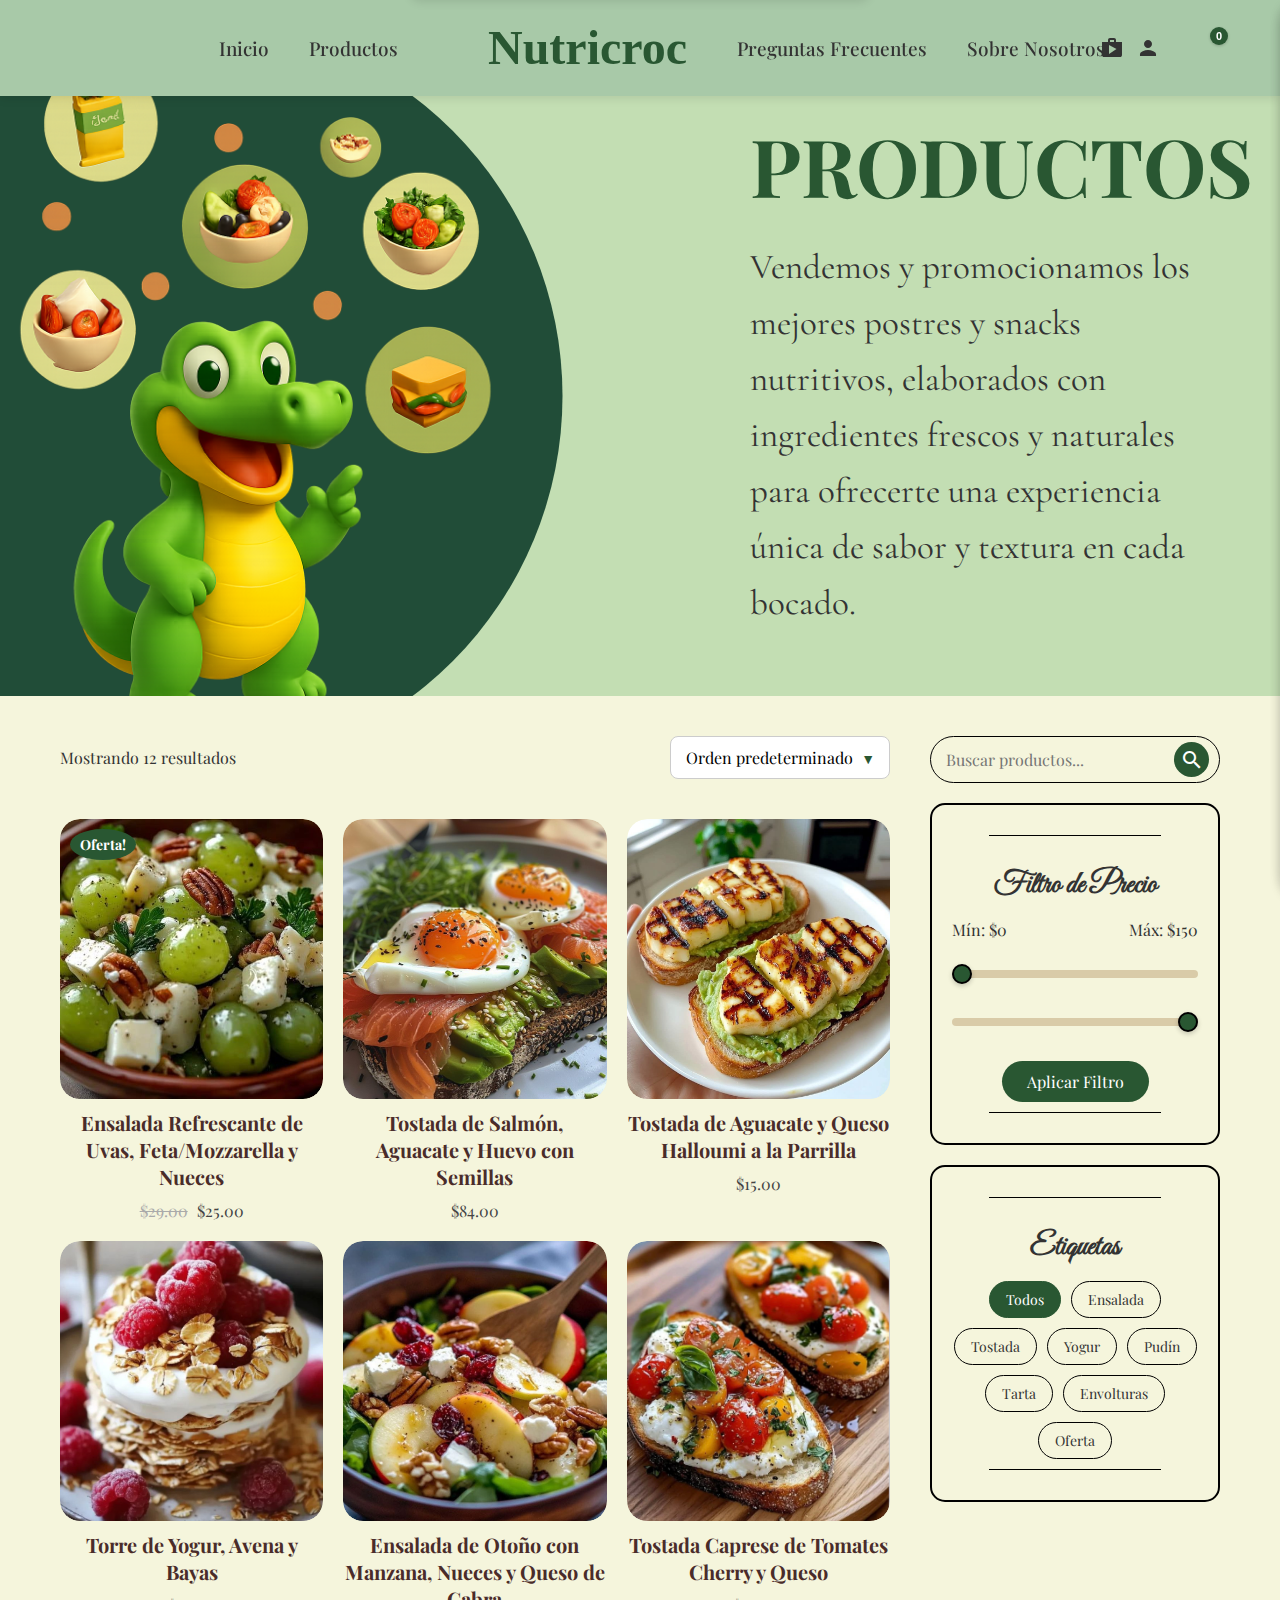
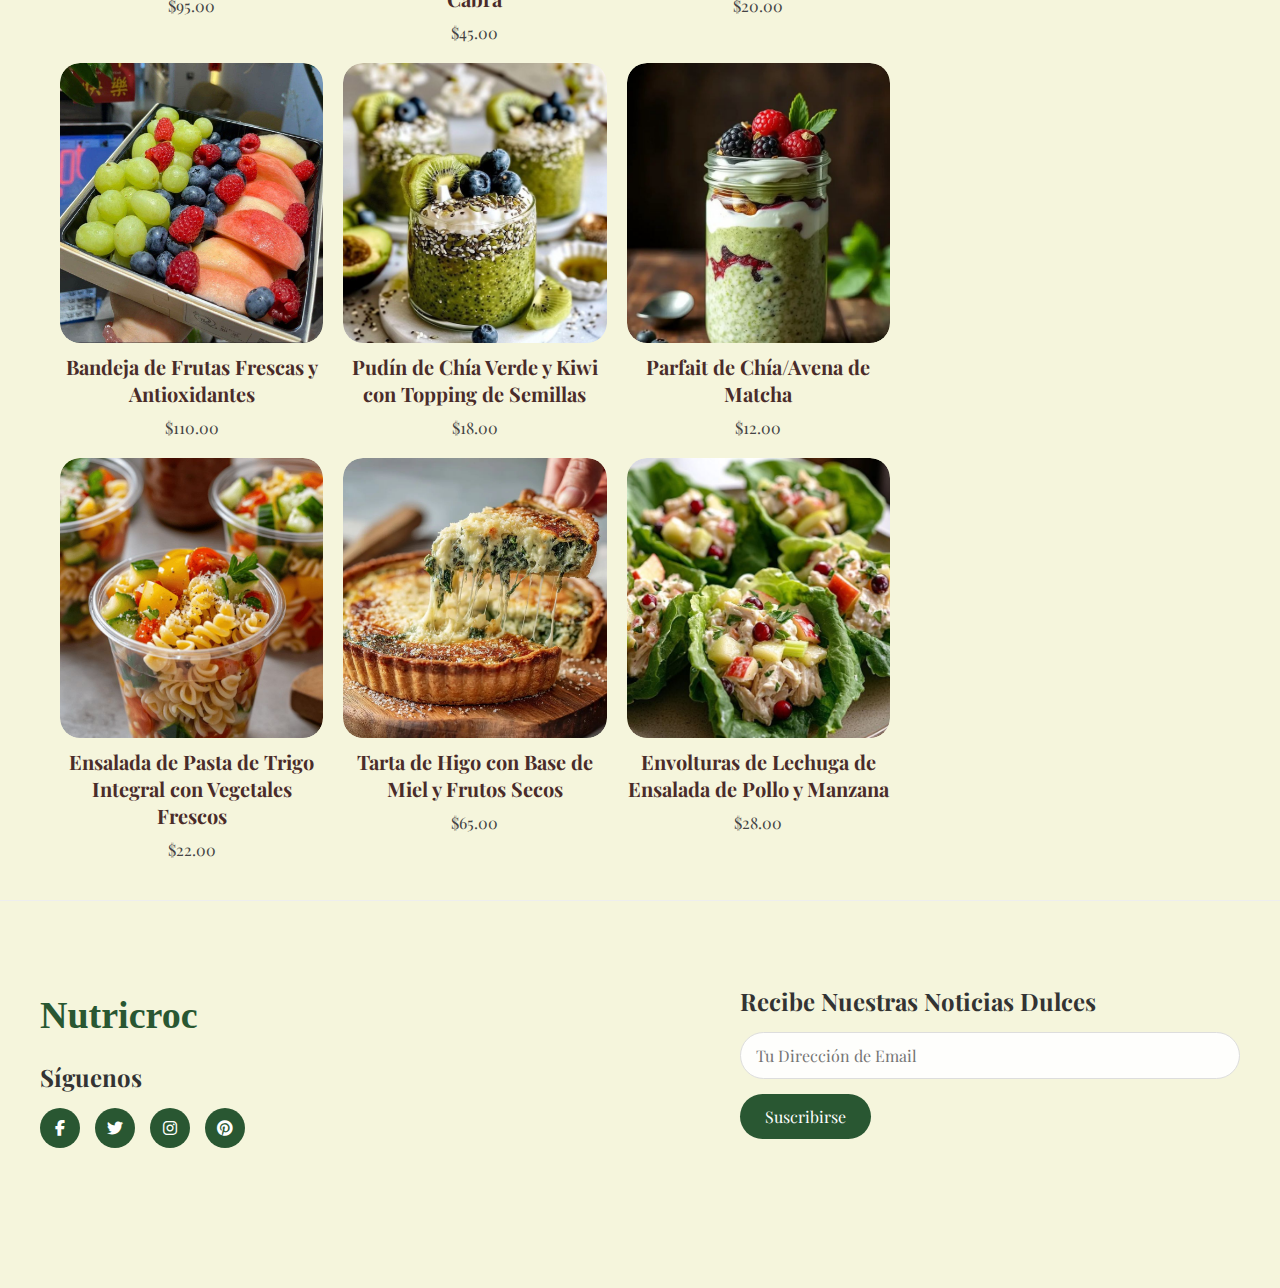
<file: productos.html>
<!DOCTYPE html>
<html lang="es">
<head>
  <meta charset="UTF-8">
  <meta name="viewport" content="width=device-width, initial-scale=1.0">
  <title>Nutricroc - Productos</title>
  <link rel="icon" href="img/cocodrilo1.png">
  <link href="https://fonts.googleapis.com/css2?family=Playfair+Display:wght@500&family=Great+Vibes&display=swap" rel="stylesheet">
  <link href="https://fonts.googleapis.com/icon?family=Material+Icons" rel="stylesheet">
  <link rel="stylesheet" href="https://cdnjs.cloudflare.com/ajax/libs/font-awesome/6.4.0/css/all.min.css">
  <link href="https://fonts.cdnfonts.com/css/argent-cf" rel="stylesheet">
  <link href="https://fonts.googleapis.com/css2?family=Cormorant+Garamond:wght@400;500;600&display=swap" rel="stylesheet">
  <link href="https://fonts.googleapis.com/css2?family=Dancing+Script:wght@500;600&display=swap" rel="stylesheet">
  <link href="https://fonts.googleapis.com/css2?family=Lobster&display=swap" rel="stylesheet">
  <style>
    /* CSS SIMPLIFICADO - CON FUNCIONALIDADES DE USUARIO Y CARRITO */

    /* SCROLLBAR */
    ::-webkit-scrollbar {
      width: 10px;
    }

    ::-webkit-scrollbar-track {
      background: #f1f1f1;
    }

    ::-webkit-scrollbar-thumb {
      background: #295732;
      border-radius: 5px;
    }

    ::-webkit-scrollbar-thumb:hover {
      background: #1e3d24;
    }

    * {
      scrollbar-width: thin;
      scrollbar-color: #295732 #f1f1f1;
    }

    body {
      font-family: 'Playfair Display', serif;
      background: #F5F5DC;
      margin: 0;
      padding: 0;
      color: #333;
      overflow-x: hidden;
      overflow-y: auto;
      width: 100%;
      max-width: 100%;
    }

    /* ===== HEADER Y NAVEGACIÓN CON ICONOS DE USUARIO Y CARRITO ===== */
    .header {
      background: #A8C9A8;
      padding: 20px 0;
      border-bottom: 1px solid #A8C9A8;
      position: sticky;
      top: 0;
      left: 0;
      right: 0;
      z-index: 1000;
      box-shadow: 0 2px 10px rgba(0,0,0,0.1);
      width: 100%;
       overflow: visible;
    }

    .header-top {
      display: flex;
      justify-content: space-between;
      align-items: center;
      padding: 0 50px;
      position: relative;
      width: 100%;
      box-sizing: border-box;
    }

    .header-nav {
      display: flex;
      gap: 40px;
      position: relative;
    }

    .nav-left {
      justify-content: flex-end;
      flex: 1;
    }

    .nav-right {
      justify-content: flex-start;
      flex: 1;
    }

    .nav-item {
      position: relative;
    }

    .nav-item > a {
      text-decoration: none;
      color: #333;
      font-size: 19px;
      font-weight: 500;
      transition: color 0.3s ease;
      padding: 12px 0;
      display: block;
      position: relative;
    }

    .nav-item > a:hover {
      color: #295732;
    }

    .nav-item > a::after {
      content: '';
      position: absolute;
      bottom: 8px;
      left: 50%;
      transform: translateX(-50%);
      width: 6px;
      height: 6px;
      background: #295732;
      border-radius: 50%;
      opacity: 0;
      transition: opacity 0.3s ease;
    }

    .nav-item > a:hover::after {
      opacity: 1;
    }

    .dropdown-menu {
      position: absolute;
      top: 100%;
      left: 0;
      background: #fff;
      border: 1px solid #eee;
      border-radius: 8px;
      box-shadow: 0 4px 12px rgba(0,0,0,0.1);
      min-width: 220px;
      opacity: 0;
      visibility: hidden;
      transform: translateY(10px);
      transition: all 0.3s ease;
      z-index: 1000;
      padding: 12px 0;
    }

    .nav-item:hover .dropdown-menu {
      opacity: 1;
      visibility: visible;
      transform: translateY(0);
    }

    .dropdown-menu a {
      display: block;
      padding: 12px 24px;
      text-decoration: none;
      color: #333;
      font-size: 15px;
      transition: all 0.3s ease;
      position: relative;
    }

    .dropdown-menu a:hover {
      color: #295732;
      background: #f9f9f9;
    }

    .dropdown-menu a::before {
      content: '';
      position: absolute;
      left: 10px;
      top: 50%;
      transform: translateY(-50%);
      width: 5px;
      height: 5px;
      background:#76DCD8;
      border-radius: 50%;
      opacity: 0;
      transition: opacity 0.3s ease;
    }

    .dropdown-menu a:hover::before {
      opacity: 1;
    }

    .header-center {
      text-align: center;
      padding: 0 50px;
    }

    .header-logo {
      font-family: 'Classy Marisa';
      font-size: 48px;
      color: #295732;
      margin: 0;
    }

    .logo-image {
      height: 150px;
      width: auto;
    }

    /* ===== ICONOS DE USUARIO Y CARRITO (Del código 2) ===== */
    .header-icons {
      display: flex;
      gap: 15px;
      align-items: center;
      position: relative;
    }

    .icon-btn {
      background: none;
      border: none;
      color: #333;
      font-size: 28px;
      cursor: pointer;
      transition: color 0.3s ease;
      display: flex;
      align-items: center;
      justify-content: center;
      width: 45px;
      height: 45px;
      border-radius: 50%;
      position: relative;
    }

    .icon-btn:hover {
      color: #295732;
      background: #f9f9f9;
    }

    .cart-count {
      position: absolute;
      top: 2px;
      right: 2px;
      background: #295732;
      color: white;
      border-radius: 50%;
      width: 18px;
      height: 18px;
      font-size: 11px;
      display: flex;
      align-items: center;
      justify-content: center;
      font-weight: bold;
      box-shadow: 0 1px 3px rgba(0,0,0,0.2);
      line-height: 1;
    }

    .user-dropdown {
      position: absolute;
      top: 100%;
      right: 0;
      background: #fff;
      border: 1px solid #eee;
      border-radius: 8px;
      box-shadow: 0 4px 12px rgba(0,0,0,0.1);
      min-width: 180px;
      opacity: 0;
      visibility: hidden;
      transform: translateY(10px);
      transition: all 0.3s ease;
      z-index: 1000;
      padding: 12px 0;
    }

    .user-dropdown.show {
      opacity: 1;
      visibility: visible;
      transform: translateY(0);
    }

    .user-dropdown a {
      display: block;
      padding: 12px 24px;
      text-decoration: none;
      color: #333;
      font-size: 15px;
      transition: all 0.3s ease;
      position: relative;
    }

    .user-dropdown a:hover {
      color: #295732;
      background: #f9f9f9;
    }

    .user-dropdown a::before {
      content: '';
      position: absolute;
      left: 10px;
      top: 50%;
      transform: translateY(-50%);
      width: 5px;
      height: 5px;
      background:#76DCD8;
      border-radius: 50%;
      opacity: 0;
      transition: opacity 0.3s ease;
    }

    .user-dropdown a:hover::before {
      opacity: 1;
    }

    /* ===== MODAL DE AUTENTICACIÓN ===== */
    .auth-overlay {
      position: fixed;
      top: 0;
      left: 0;
      width: 100%;
      height: 100%;
      background-color: rgba(0, 0, 0, 0.5);
      z-index: 1000;
      display: none;
    }

    .auth-sidebar {
      position: fixed;
      top: 0;
      right: 0;
      width: 30%;
      height: 100%;
      background-color: white;
      box-shadow: -2px 0 10px rgba(0, 0, 0, 0.1);
      z-index: 1001;
      display: flex;
      flex-direction: column;
      transform: translateX(100%);
      transition: transform 0.3s ease;
      border-top-left-radius: 20px;
      border-bottom-left-radius: 20px;
      overflow: hidden;
    }

    .auth-sidebar.open {
      transform: translateX(0);
    }

    .auth-header {
      display: flex;
      justify-content: space-between;
      align-items: center;
      padding: 20px;
      border-bottom: 1px solid #eee;
      border-top-left-radius: 20px;
    }

    .auth-title {
      font-family: 'Playfair Display', serif;
      font-size: 28px;
      color: #295732;
      margin: 0;
    }

    .close-auth {
      background: none;
      border: none;
      font-size: 24px;
      cursor: pointer;
      color: #333;
    }

    .auth-content {
      flex: 1;
      padding: 20px;
      overflow-y: auto;
    }

    .auth-image {
      width: 100%;
      height: 250px;
      margin-bottom: 20px;
      display: flex;
      align-items: center;
      justify-content: center;
      overflow: hidden;
      background: transparent;
    }

    .auth-image img {
      width: auto;
      height: 100%;
      object-fit: contain;
    }

    .auth-form {
      display: flex;
      flex-direction: column;
      gap: 15px;
    }

    .form-group {
      display: flex;
      flex-direction: column;
      gap: 5px;
    }

    .form-group label {
      font-size: 14px;
      color: #555;
      font-weight: 500;
    }

    .form-group input {
      padding: 12px 15px;
      border: 1px solid #ddd;
      border-radius: 8px;
      font-size: 16px;
      font-family: 'Playfair Display', serif;
      outline: none;
      transition: border-color 0.3s ease;
    }

    .form-group input:focus {
      border-color: #295732;
    }

    .auth-btn {
      padding: 12px 25px;
      background-color:#C9B656;
      color: white;
      border: none;
      border-radius: 25px;
      font-size: 16px;
      font-family: 'Playfair Display', serif;
      cursor: pointer;
      transition: background-color 0.3s ease;
      margin-top: 10px;
    }

    .auth-btn:hover {
      background-color:#C9B656;
    }

    .auth-switch {
      text-align: center;
      margin-top: 20px;
      font-size: 14px;
    }

    .auth-switch a {
      color: #295732;
      text-decoration: none;
      font-weight: 500;
    }

    .auth-switch a:hover {
      text-decoration: underline;
    }

    /* ===== CARRITO DE COMPRAS ===== */
    .cart-overlay {
      position: fixed;
      top: 0;
      left: 0;
      width: 100%;
      height: 100%;
      background-color: rgba(0, 0, 0, 0.5);
      z-index: 1000;
      display: none;
    }

    .cart-sidebar {
      position: fixed;
      top: 0;
      right: 0;
      width: 30%;
      height: 100%;
      background-color: white;
      box-shadow: -2px 0 10px rgba(0, 0, 0, 0.1);
      z-index: 1001;
      display: flex;
      flex-direction: column;
      transform: translateX(100%);
      transition: transform 0.3s ease;
      border-top-left-radius: 30px;
      border-bottom-left-radius: 30px;
      overflow: hidden;
    }

    .cart-sidebar.open {
      transform: translateX(0);
    }

    .cart-header {
      display: flex;
      justify-content: space-between;
      align-items: center;
      padding: 20px;
      border-bottom: 1px solid #eee;
      border-top-left-radius: 30px;
      position: sticky;
      top: 0;
      background: white;
      z-index: 10;
    }

    .cart-title {
      font-family:'Playfair Display', serif;
      font-size: 20px;
      color: #295732;
      margin: 0;
    }

    .cart-count-title {
      font-size: 20px;
      color: #295732;
      margin-left: 8px;
      font-weight: bold;
    }

    .close-cart {
      background: none;
      border: none;
      font-size: 24px;
      cursor: pointer;
      color: #333;
    }

    .cart-content {
      flex: 1;
      display: flex;
      flex-direction: column;
      overflow: hidden;
      border-bottom-left-radius: 30px;
    }

    .cart-items-container {
      flex: 1;
      overflow-y: auto;
      padding: 20px;
      background: #fff;
      position: relative;
      border-bottom-left-radius: 30px;
    }

    .cart-items-container::-webkit-scrollbar {
      width: 8px;
    }

    .cart-items-container::-webkit-slider-track {
      background: #f1f1f1;
      border-radius: 10px;
    }

    .cart-items-container::-webkit-scrollbar-thumb {
      background: #295732;
      border-radius: 10px;
    }

    .cart-items-container::-webkit-scrollbar-thumb:hover {
      background: #1e3d24;
    }

    .cart-empty {
      display: flex;
      flex-direction: column;
      align-items: center;
      justify-content: center;
      height: 100%;
      text-align: center;
      border-bottom-left-radius: 30px;
    }

    .cart-empty-image {
      width: 400px;
      height: 300px;
      background: 
        url('img/boldadecomprasco.png')
        center/cover no-repeat;
      margin-bottom: 20px;
      border-radius: 10px;
      position: relative;
    }

    .cart-empty-image::before {
      content: '';
      position: absolute;
      top: 0;
      left: 0;
      right: 0;
      bottom: 0;
      background: rgba(255, 255, 255, 0.7);
      border-radius: 10px;
    }

    .cart-empty-text {
      font-size: 18px;
      color: #555;
      margin-bottom: 20px;
      font-family: 'Cormorant Garamond', serif;
      font-weight: 500;
      letter-spacing: 0.5px;
    }

    .discover-btn {
      background: #295732;
      color: white;
      border: none;
      padding: 12px 30px;
      border-radius: 30px;
      font-family: 'Argent CF', sans-serif;
      font-size: 18px;
      font-weight: bold;
      cursor: pointer;
      transition: all 0.3s ease;
    }

    .discover-btn:hover {
      background: #1e3d24;
      transform: translateY(-3px);
    }

    .cart-item {
      display: flex;
      margin-bottom: 20px;
      padding-bottom: 20px;
      border-bottom: 1px solid #eee;
      position: relative;
    }

    .cart-item-image {
      width: 80px;
      height: 80px;
      border-radius: 10px;
      overflow: hidden;
      margin-right: 15px;
      flex-shrink: 0;
    }

    .cart-item-image img {
      width: 100%;
      height: 100%;
      object-fit: cover;
    }

    .cart-item-details {
      flex: 1;
      display: flex;
      flex-direction: column;
    }

    .cart-item-info {
      display: flex;
      justify-content: space-between;
      align-items: flex-start;
      margin-bottom: 10px;
    }

    .cart-item-price {
      font-weight: bold;
      color: #333;
      font-size: 18px;
    }

    .cart-item-actions {
      display: flex;
      gap: 10px;
    }

    .cart-item-action {
      background: none;
      border: none;
      cursor: pointer;
      color: #295732;
      font-size: 18px;
      transition: color 0.3s ease;
    }

    .cart-item-action:hover {
      color: #1e3d24;
    }

    .cart-item-name {
      font-family: 'Cormorant Garamond', serif;
      font-size: 20px;
      color: #000;
      margin-top: 5px;
    }

    .cart-item-quantity {
      display: flex;
      align-items: center;
      margin-top: 10px;
      font-size: 14px;
      color: #666;
    }

    .quantity-display {
      font-weight: bold;
      color: #295732;
    }

    /* ===== PANTALLA DE EDICIÓN DEL CARRITO ===== */
    .edit-screen {
      position: absolute;
      top: 0;
      left: 0;
      width: 100%;
      height: 100%;
      background-color: white;
      z-index: 20;
      display: none;
      flex-direction: column;
      padding: 20px;
      overflow-y: auto;
      transform: translateX(100%);
      transition: transform 0.5s cubic-bezier(0.25, 0.46, 0.45, 0.94);
    }

    .edit-screen.active {
      display: flex;
      transform: translateX(0);
    }

    .edit-screen.slide-out {
      transform: translateX(100%);
    }

    .edit-header {
     display: flex;
      justify-content: flex-start;
      align-items: center;
      margin-bottom: 20px;
      padding-bottom: 15px;
      border-bottom: 1px solid #eee;
    }

    .edit-back {
        background: none;
      border: none;
      font-size: 20px;
      cursor: pointer;
      color: #333;
      display: flex;
      align-items: center;
      justify-content: center;
      width: 40px;
      height: 40px;
      border-radius: 50%;
      transition: background-color 0.3s ease;
    }

    .edit-back:hover {
      background-color: #f5f5f5;
    }

    .edit-product-images {
      display: flex;
      gap: 15px;
      margin-bottom: 20px;
      justify-content: center;
    }

    .edit-product-image {
      width: 150px;
      height: 150px;
      border-radius: 10px;
      overflow: hidden;
    }

    .edit-product-image img {
      width: 100%;
      height: 100%;
      object-fit: cover;
    }

    .edit-product-info {
      width: 388px;
      text-align: center;
      margin-bottom: 40px;
    }

    .edit-product-name {
      font-family: 'Playfair Display', serif;
      font-size: 25px;
      margin-bottom: 10px;
    }

    .edit-product-price {
      font-size: 22px;
      font-weight: bold;
      color: #1e3d24;
    }

    .edit-quantity-section {
      margin-bottom: 30px;
      text-align: center;
    }

    .edit-quantity-label {
      display: block;
      margin-bottom: 10px;
      font-size: 18px;
    }

    .edit-quantity-controls {
      display: flex;
      align-items: center;
      justify-content: center;
      gap: 15px;
    }

    .edit-quantity-btn {
      width: 40px;
      height: 40px;
      border-radius: 50%;
      border: 1px solid #ddd;
      background: white;
      font-size: 20px;
      cursor: pointer;
      display: flex;
      align-items: center;
      justify-content: center;
    }

    .edit-quantity-input {
      width: 60px;
      height: 40px;
      text-align: center;
      border: 1px solid #ddd;
      border-radius: 5px;
      font-size: 18px;
    }

    .edit-actions {
      display: flex;
      justify-content: center;
      margin-top: 20px;
    }

    .save-btn {
      background: #C9B656;
      color: white;
      border: none;
      padding: 12px 30px;
      border-radius: 30px;
      font-family: 'Playfair Display', serif;
      font-size: 18px;
      font-weight: bold;
      cursor: pointer;
      transition: all 0.3s ease;
      position: relative;
      overflow: hidden;
      min-height: 50px;
      display: flex;
      align-items: center;
      justify-content: center;
      width: 140px;
    }

    .save-btn:hover {
      background: #C9B656;
    }

    .save-btn:disabled {
      background: #ccc;
      cursor: not-allowed;
    }

    /* ===== SPINNER DE ELIMINACIÓN ===== */
    .delete-spinner {
      position: absolute;
      top: 0;
      left: 0;
      width: 100%;
      height: 100%;
      background-color: rgba(255, 255, 255, 0.8);
      display: flex;
      flex-direction: column;
      align-items: center;
      justify-content: center;
      z-index: 20;
      border-bottom-left-radius: 30px;
    }

    .spinner {
      width: 50px;
      height: 50px;
      border: 5px solid rgba(41, 87, 50, 0.3);
      border-radius: 50%;
      border-top-color: #295732;
      animation: spin 1s linear infinite;
      margin-bottom: 15px;
    }

    @keyframes spin {
      0% { transform: rotate(0deg); }
      100% { transform: rotate(360deg); }
    }

    /* ===== CONFIRMACIÓN DE ELIMINACIÓN (POSICIONADA SOBRE EL PRODUCTO) ===== */
    .delete-confirmation {
      position: absolute;
      top: 0;
      left: 0;
      width: 100%;
      height: 100%;
      background-color: rgba(255, 255, 255, 0.95);
      display: flex;
      flex-direction: column;
      align-items: center;
      justify-content: center;
      z-index: 25;
      border-radius: 10px;
    }

    .confirmation-image {
      width: 60px;
      height: 60px;
      border-radius: 50%;
      background-color: #295732;
      display: flex;
      align-items: center;
      justify-content: center;
      margin-bottom: 15px;
    }

    .confirmation-image i {
      color: white;
      font-size: 30px;
    }
    
    .confirmation-text {
      font-size: 16px;
      color: #333;
      font-weight: 500;
      text-align: center;
      padding: 0 10px;
    }

    /* Rediseño del resumen del carrito */
    .cart-summary {
      padding: 20px;
      border-top: 1px solid #eee;
      background: white;
      position: sticky;
      bottom: 0;
      display: none;
      border-bottom-left-radius: 30px;
    }

    .cart-summary.visible {
      display: block;
    }

    .cart-summary-title {
      font-size: 18px;
      font-weight: bold;
      color: #295732;
      margin-bottom: 15px;
      text-align: center;
    }

    .cart-summary-details {
      display: flex;
      flex-direction: column;
      gap: 10px;
      margin-bottom: 20px;
    }

    .summary-row {
      display: flex;
      justify-content: space-between;
      align-items: center;
      font-size: 16px;
    }

    .summary-label {
      color: #666;
    }

    .summary-value {
      font-weight: 500;
      color: #1e3d24;
    }

    .cart-total {
      display: flex;
      justify-content: space-between;
      align-items: center;
      margin-bottom: 20px;
      font-size: 20px;
      font-weight: bold;
    }

    .cart-total-amount {
      color: #1e3d24;
    }

    .checkout-btn {
      width: 100%;
      background: #C9B656;
      color: white;
      border: none;
      padding: 15px;
      border-radius: 30px;
      font-family: 'Playfair Display', serif;
      font-size: 18px;
      font-weight: bold;
      cursor: pointer;
      transition: all 0.3s ease;
    }

    .checkout-btn:hover {
      background: #C9B656;
      transform: translateY(-3px);
    }

    /* ===== NOTIFICACIONES ===== */
    .notification {
      position: fixed;
      top: 0;
      left: 50%;
      transform: translateX(-50%) translateY(-100%);
      background-color: #295732;
      color: white;
      padding: 15px 30px;
      text-align: center;
      z-index: 2000;
      transition: transform 0.4s cubic-bezier(0.25, 0.46, 0.45, 0.94);
      box-shadow: 0 2px 10px rgba(0,0,0,0.1);
      border-radius: 0 0 10px 10px;
      max-width: 400px;
      width: 90%;
    }

    .notification.show {
      transform: translateX(-50%) translateY(0);
    }

    .notification-content {
      display: flex;
      align-items: center;
      justify-content: center;
      gap: 10px;
    }

    .notification-icon {
      font-size: 20px;
    }

    .notification-text {
      font-size: 16px;
      font-weight: 500;
    }

    /* Notificación de stock insuficiente */
    .stock-notification {
      position: fixed;
      top: 50%;
      left: 50%;
      transform: translate(-50%, -50%) scale(0);
      background-color: #dc3545;
      color: white;
      padding: 25px 40px;
      text-align: center;
      z-index: 3000;
      border-radius: 12px;
      box-shadow: 0 10px 30px rgba(0,0,0,0.3);
      transition: transform 0.3s ease, opacity 0.3s ease;
      opacity: 0;
      max-width: 500px;
      width: 90%;
      font-family: 'Playfair Display', serif;
    }

    .stock-notification.show {
      transform: translate(-50%, -50%) scale(1);
      opacity: 1;
    }

    .stock-notification i {
      font-size: 40px;
      margin-bottom: 15px;
      display: block;
    }

    .stock-notification h3 {
      margin: 0 0 10px 0;
      font-size: 24px;
    }

    .stock-notification p {
      margin: 0;
      font-size: 16px;
      line-height: 1.5;
    }

    /* ===== MENÚ MÓVIL ===== */
    .mobile-menu-btn {
      display: none;
      background: none;
      border: none;
      font-size: 28px;
      cursor: pointer;
      color: #333;
      padding: 5px;
      z-index: 2001;
    }

    .mobile-nav {
      position: fixed;
      top: 0;
      left: 0;
      width: 250px;
      height: 100%;
      background: white;
      z-index: 2000;
      flex-direction: column;
      padding: 20px 15px 30px;
      transform: translateX(-100%);
      transition: transform 0.3s ease;
      overflow-y: auto;
      box-shadow: 2px 0 10px rgba(0,0,0,0.1);
      box-sizing: border-box;
    }

    .mobile-nav.open {
      transform: translateX(0);
    }

    .mobile-nav-header {
      display: flex;
      justify-content: space-between;
      align-items: center;
      margin-bottom: 30px;
      padding-bottom: 20px;
      border-bottom: 1px solid #eee;
    }

    .mobile-nav-title {
      font-family: 'Classy Marisa';
      font-size: 32px;
      color: #295732;
      margin: 0;
    }

    .close-mobile-nav {
      background: none;
      border: none;
      font-size: 24px;
      cursor: pointer;
      color: #333;
    }

    .mobile-nav-item {
      border-bottom: 1px solid #f5f5f5;
    }

    .mobile-nav-item > a {
      display: block;
      padding: 18px 0;
      text-decoration: none;
      color: #333;
      font-size: 19px;
      font-weight: 500;
      transition: color 0.3s ease;
    }

    .mobile-nav-item > a:hover {
      color: #295732;
    }

    .mobile-dropdown-menu {
      display: none;
      padding: 10px 0 10px 20px;
      background: #f9f9f9;
      border-radius: 8px;
      margin: 10px 0;
    }

    .mobile-dropdown-menu.show {
      display: block;
    }

    .mobile-dropdown-menu a {
      display: block;
      padding: 12px 15px;
      text-decoration: none;
      color: #555;
      font-size: 17px;
      transition: color 0.3s ease;
      border-left: 3px solid transparent;
    }

    .mobile-dropdown-menu a:hover {
      color: #295732;
      border-left-color: #295732;
    }

    .mobile-dropdown-toggle {
      display: flex;
      justify-content: space-between;
      align-items: center;
      width: 100%;
      background: none;
      border: none;
      padding: 18px 0;
      cursor: pointer;
      font-size: 19px;
      color: #333;
      font-family: 'Playfair Display', serif;
      font-weight: 500;
    }

    .mobile-dropdown-toggle .material-icons {
      transition: transform 0.3s ease;
    }

    .mobile-dropdown-toggle.active .material-icons {
      transform: rotate(180deg);
    }

    .mobile-nav-overlay {
      display: none;
      position: fixed;
      top: 0;
      left: 0;
      width: 100%;
      height: 100%;
      background-color: rgba(0, 0, 0, 0.5);
      z-index: 1999;
    }

    .mobile-nav-overlay.active {
      display: block;
    }

    /* ===== HEADER IMAGE - SIN SLIDER ===== */
    .header-image {
      width: 100%;
      height: 600px;
      background: #C3DEB3;
      display: flex;
      justify-content: space-between;
      align-items: center;
      padding: 0 100px;
      position: relative;
      overflow: hidden;
      box-sizing: border-box;
    }

    .header-image::before {
      content: '';
      position: absolute;
      top: 50%;
      left: 0;
      transform: translateY(-50%) translateX(-25%);
      width: 750px;
      height: 750px;
      background-color: #214D38;
      border-radius: 50%;
      z-index: 1;
    }

    .header-content-left {
      flex: 1;
      max-width: 50%;
      padding-left: 0;
      padding-right: 80px;
      margin-left: 10px;
      order: 2;
      position: relative;
      z-index: 3;
    }

    .header-content-right {
      flex: 1;
      max-width: 50%;
      display: flex;
      justify-content: center;
      align-items: center;
      order: 1;
      position: relative;
      z-index: 2;
      padding-left: 100px;
    }

    .header-image h1 {
      font-family: 'Playfair Display', serif;
      font-size: 80px;
      margin: 0 70px 30px 0;
      color: #295732;
      line-height: 1.1;
      text-align: center;
    }

    .header-image p {
      font-family: 'Cormorant Garamond', serif;
      font-size: 35px;
      color: #333;
      line-height: 1.6;
      margin: 0 70px 30px 0;
      margin-bottom: 40px;
      max-width: 600px;
      text-align: left;
    }

    .header-image .header-image-right {
      width: 770px;
      height: 750px;
      background: url('img/cocodriloproductos.png') center/contain no-repeat;
      border-radius: 20px;
      transform: translateX(-210px) translateY(-25px);;
    }

    /* ===== PRODUCTOS CON BOTÓN "AGREGAR" ===== */
    .container {
      display: flex;
      min-height: 80vh;
      padding: 20px 0;
      max-width: 1200px;
      margin: 0 auto;
      width: 100%;
      box-sizing: border-box;
      overflow-x: hidden;
    }

    .products {
      flex: 3;
      display: flex;
      flex-direction: column;
      position: relative;
      width: 100%;
      overflow-x: hidden;
    }

    .products-header {
      display: flex;
      justify-content: space-between;
      align-items: center;
      margin: 20px;
      gap: 15px;
    }

    .products-grid {
      padding: 20px;
      display: grid;
      grid-template-columns: repeat(auto-fill, minmax(250px, 1fr));
      gap: 20px;
      min-height: 500px;
      position: relative;
      width: 100%;
      box-sizing: border-box;
    }

    .product-card {
      text-align: center;
      font-family: 'Playfair Display', serif;
      position: relative;
      transition: transform 0.3s ease;
      cursor: pointer;
      display: flex;
      flex-direction: column;
      align-items: center;
    }

    .product-card:hover {
      transform: translateY(-5px);
    }

    .product-image-container {
      position: relative;
      overflow: hidden;
      border-radius: 20px;
      width: 100%;
      height: 280px;
      display: flex;
      align-items: center;
      justify-content: center;
    }

    .product-card img {
      width: 100%;
      height: 100%;
      object-fit: cover;
      border-radius: 20px;
      transition: transform 0.3s ease, filter 0.3s ease;
    }

    .product-card:hover img {
      transform: scale(1.05);
      filter: brightness(0.9);
    }

    /* Botón "Agregar" que aparece al pasar el mouse */
    .add-to-cart-btn {
      position: absolute;
      top: 50%;
      left: 50%;
      transform: translate(-50%, -50%);
      background: #295732;
      color: white;
      border: none;
      padding: 12px 25px;
      border-radius: 30px;
      font-family: 'Playfair Display', serif;
      font-size: 16px;
      font-weight: bold;
      cursor: pointer;
      opacity: 0;
      visibility: hidden;
      transition: all 0.3s ease;
      z-index: 5;
      box-shadow: 0 4px 15px rgba(0,0,0,0.2);
      white-space: nowrap;
    }

    .add-to-cart-btn:hover {
      background: #1e3d24;
      transform: translate(-50%, -50%) scale(1.05);
    }

    .product-card:hover .add-to-cart-btn {
      opacity: 1;
      visibility: visible;
    }

    .product-title {
      font-weight: bold;
      color: #4a2c2a;
      margin: 10px 0;
      font-size: 20px;
      text-align: center;
    }

    .price {
      color: #444;
      font-size: 16px;
      text-align: center;
    }

    .old-price {
      text-decoration: line-through;
      color: #aaa;
      margin-right: 5px;
    }

    .sale-badge {
      position: absolute;
      background: #295732;
      color: #fff;
      padding: 6px 10px;
      border-radius: 50%;
      font-size: 14px;
      font-weight: bold;
      top: 10px;
      left: 10px;
      z-index: 2;
    }

    .custom-select {
      position: relative;
      display: inline-block;
      width: 220px;
    }

    .custom-select select {
      width: 100%;
      padding: 10px 15px;
      font-size: 16px;
      border: 1px solid #ccc;
      border-radius: 8px;
      appearance: none;
      -webkit-appearance: none;
      -moz-appearance: none;
      background: #fff;
      font-family: 'Playfair Display', serif;
      cursor: pointer;
      color: #000;
      transition: color 0.3s ease;
    }

    .custom-select select:hover {
      color: #295732;
    }

    .custom-select::after {
      content: "▼";
      position: absolute;
      top: 50%;
      right: 15px;
      transform: translateY(-50%);
      pointer-events: none;
      color: #295732;
      font-size: 14px;
    }

    .custom-select select option {
      color: #000;
      background: #fff;
      padding: 8px 12px;
      font-size: 14px;
      transition: color 0.2s ease;
    }

    .custom-select select option:hover {
      color: #295732;
      background: #fff !important;
    }

    .custom-select select:focus {
      border-color: #295732;
      outline: none;
    }

    .sidebar {
      flex: 1;
      padding: 20px;
    }

    .search-box {
      display: flex;
      align-items: center;
      border: 1px solid black;
      border-radius: 25px;
      padding: 5px 10px;
      margin-bottom: 20px;
      background-color: #F5F5DC;
    }

    .search-box input {
      border: none;
      outline: none;
      padding: 5px;
      font-size: 15px;
      font-family: 'Playfair Display', serif;
      flex: 1;
      background-color: #F5F5DC;
    }

    .search-box button {
      background: #295732;
      border: none;
      border-radius: 50%;
      width: 35px;
      height: 35px;
      color: #fff;
      cursor: pointer;
      font-size: 20px;
      display: flex;
      align-items: center;
      justify-content: center;
    }

    .widget {
      border: 2px solid black;
      border-radius: 15px;
      padding: 20px;
      margin-bottom: 20px;
      text-align: center;
      position: relative;
      background: #F5F5DC;
    }

    .widget h3 {
      font-family: 'Great Vibes', cursive;
      font-size: 30px;
      margin-bottom: 15px;
    }

    .widget::before, .widget::after {
      content: "";
      display: block;
      height: 1px;
      background: #000;
      margin: 10px auto;
      width: 70%;
      position: relative;
    }

    .filter-price input[type="range"] {
      -webkit-appearance: none;
      width: 100%;
      height: 8px;
      border-radius: 5px;
      background: #D9CBA8;
      border: black;
      outline: none;
      margin: 20px 0;
    }

    .filter-price input[type="range"]::-webkit-slider-thumb {
      -webkit-appearance: none;
      appearance: none;
      width: 20px;
      height: 20px;
      border-radius: 50%;
      background: #295732;
      cursor: pointer;
      border: 2px solid black;
      box-shadow: 0 2px 5px rgba(0,0,0,0.2);
    }

    .price-display {
      display: flex;
      justify-content: space-between;
      margin-bottom: 10px;
    }

    .price-value {
      font-weight: bold;
      color: #295732;
    }

    .filter-price button {
      margin-top: 15px;
      padding: 10px 25px;
      border: none;
      background: #295732;
      color: white;
      border-radius: 25px;
      cursor: pointer;
      font-size: 16px;
      font-family: 'Playfair Display', serif;
      transition: all 0.3s ease;
    }

    .filter-price button:hover {
      background: #1e3d24;
      transform: translateY(-2px);
    }

    .tags-widget {
      border: 2px solid black;
      border-radius: 15px;
      padding: 20px;
      margin-bottom: 20px;
      text-align: center;
      position: relative;
      background: #F5F5DC;
    }

    .tags-widget h3 {
      font-family: 'Great Vibes', cursive;
      font-size: 30px;
      margin-bottom: 15px;
    }

    .tags-container {
      display: flex;
      flex-wrap: wrap;
      gap: 10px;
      justify-content: center;
    }

    .tag {
      display: inline-block;
      padding: 8px 16px;
      border: 1px solid black;
      border-radius: 20px;
      font-size: 14px;
      color: #333;
      text-decoration: none;
      transition: all 0.3s ease;
      cursor: pointer;
    }

    .tag:hover {
      background-color: #295732;
      color: white;
      border-color: #295732;
    }

    .tag.active {
      background-color: #295732;
      color: white;
      border-color: #295732;
    }

    .tags-widget::before, .tags-widget::after {
      content: "";
      display: block;
      height: 1px;
      background: #000;
      margin: 10px auto;
      width: 70%;
      position: relative;
    }

    .no-products-container {
      display: none;
      flex-direction: column;
      align-items: center;
      justify-content: center;
      text-align: center;
      padding: 50px 20px;
      width: 100%;
      min-height: 400px;
      background: #F5F5DC;
      position: absolute;
      top: 0;
      left: 0;
      right: 0;
      bottom: 0;
      z-index: 10;
    }

    .no-products-container.show {
      display: flex;
    }

    .no-products-image {
      width: 400px;
      height: 500px;
      background: 
        url('img/sinproductos.png')
        center/contain no-repeat;
      margin-bottom: 30px;
      border-radius: 10px;
      position: relative;
    }

    .no-products-image::before {
      content: '';
      position: absolute;
      top: 0;
      left: 0;
      right: 0;
      bottom: 0;
      background: rgba(245, 245, 220, 0.7);
      border-radius: 10px;
    }

    .no-products-text {
      font-size: 24px;
      color: #555;
      margin-bottom: 15px;
      font-family: 'Cormorant Garamond', serif;
      font-weight: 500;
      letter-spacing: 0.5px;
      text-align: center;
      width: 100%;
    }

    .no-products-subtext {
      font-size: 18px;
      color: #777;
      margin-bottom: 20px;
      max-width: 500px;
      line-height: 1.6;
      text-align: center;
      width: 100%;
    }

    .button-container {
      display: flex;
      flex-direction: column;
      align-items: center;
      gap: 15px;
      width: 100%;
    }

    .discover-btn {
      background: #295732;
      color: white;
      border: none;
      padding: 12px 30px;
      border-radius: 30px;
      font-family: 'Argent CF', sans-serif;
      font-size: 18px;
      font-weight: bold;
      cursor: pointer;
      transition: all 0.3s ease;
      margin: 0;
      text-align: center;
    }

    .discover-btn:hover {
      background: #1e3d24;
      transform: translateY(-3px);
    }

    .clear-filters-btn {
      background: transparent;
      color: #295732;
      border: 2px solid #295732;
      padding: 10px 25px;
      border-radius: 30px;
      font-family: 'Argent CF', sans-serif;
      font-size: 16px;
      font-weight: bold;
      cursor: pointer;
      transition: all 0.3s ease;
      margin: 0;
      text-align: center;
    }

    .clear-filters-btn:hover {
      background: #295732;
      color: white;
      transform: translateY(-3px);
    }

    .footer-section {
     background: 
    url('https://i.postimg.cc/4x7zrHsP/nutriblanco.jpg')
    center/700px 450px no-repeat;
  padding: 60px 0 30px;
  border-top: 1px solid #eee;
  position: relative;
    }

    .footer-section::before {
      content: '';
      position: absolute;
      top: 0;
      left: 0;
      right: 0;
      bottom: 0;
      background: rgba(245, 245, 220, 0.85);
      z-index: 1;
    }

    .footer-container {
      max-width: 1200px;
      margin: 0 auto;
      display: flex;
      justify-content: space-between;
      padding: 0 20px;
      position: relative;
      z-index: 2;
    }

    .footer-left {
      flex: 1;
      max-width: 400px;
    }

    .footer-right {
      flex: 1;
      max-width: 500px;
    }

    .footer-title {
      font-family: 'Classy Marisa';
      font-size: 38px;
      color: #295732;
      margin-bottom: 20px;
    }

    .footer-subtitle {
      font-size: 24px;
      margin-bottom: 15px;
      color: #333;
    }

    .social-icons {
      display: flex;
      gap: 15px;
      margin-bottom: 30px;
    }

    .social-icon {
      display: flex;
      align-items: center;
      justify-content: center;
      width: 40px;
      height: 40px;
      background-color: #295732;
      border-radius: 50%;
      color: white;
      text-decoration: none;
      transition: all 0.3s ease;
    }

    .social-icon:hover {
      background-color: #1e3d24;
      transform: translateY(-3px);
    }

    .newsletter-form {
      display: flex;
      flex-direction: column;
      gap: 15px;
    }

    .newsletter-input {
      padding: 12px 15px;
      border: 1px solid #ddd;
      border-radius: 25px;
      font-size: 16px;
      font-family: 'Playfair Display', serif;
      outline: none;
      transition: border-color 0.3s ease;
      background: rgba(255, 255, 255, 0.9);
    }

    .newsletter-input:focus {
      border-color: #295732;
      background: white;
    }

    .newsletter-btn {
      padding: 12px 25px;
      background-color: #295732;
      color: white;
      border: none;
      border-radius: 25px;
      font-size: 16px;
      font-family: 'Playfair Display', serif;
      cursor: pointer;
      transition: background-color 0.3s ease;
      align-self: flex-start;
    }

    .newsletter-btn:hover {
      background-color: #1e3d24;
    }

    .footer-bottom {
      max-width: 1300px;
      margin: 40px auto 0;
      padding: 20px;
      text-align: center;
      font-size: 14px;
      position: relative;
      z-index: 2;
    }

    .scroll-to-top {
      position: fixed;
      bottom: 30px;
      right: 30px;
      width: 50px;
      height: 50px;
      background-color: #295732;
      border: none;
      border-radius: 50%;
      cursor: pointer;
      display: none;
      align-items: center;
      justify-content: center;
      z-index: 1000;
      transition: all 0.3s ease;
      box-shadow: 0 4px 12px rgba(0,0,0,0.15);
    }

    .scroll-to-top:hover {
      background-color: #1e3d24;
      transform: translateY(-3px);
    }

    .scroll-to-top i {
      color: white;
      font-size: 20px;
    }

    /* ===== MEDIA QUERIES RESPONSIVE ===== */
    @media (max-width: 768px) {
       input[type="text"],
  input[type="search"],
  input[type="email"],
  input[type="password"],
  input[type="number"],
  textarea {
    font-size: 16px !important;
    transform: none !important;
  }
      
       .cart-item-actions {
      display: flex;
      gap: 40px; /* Aumentado de 10px a 15px para separar más los iconos */
    }
      
      
      .edit-product-image {
        width: 120px;
        height: 120px;
        margin: 0 5px;
      }
      
      
      
      .edit-quantity-section {
        text-align: center;
        width: 100%;
      }
      
      .edit-actions {
        justify-content: center;
        width: 100%;
      }
      
      .save-btn {
        width: 100%;
        max-width: 200px;
      }
      
      .stock-notification {
        padding: 20px;
      }
      
      .stock-notification h3 {
        font-size: 20px;
      }
      
      .stock-notification p {
        font-size: 14px;
      }
    
       .notification {
        position: fixed;
        top: 0;
        left: 50%;
        transform: translateX(-50%) translateY(-100%);
        background-color: #295732;
        color: white;
        padding: 15px 30px;
        text-align: center;
        z-index: 2000;
        transition: transform 0.4s cubic-bezier(0.25, 0.46, 0.45, 0.94);
        box-shadow: 0 2px 10px rgba(0,0,0,0.1);
        border-radius: 0 0 10px 10px;
        max-width: 400px;
        width: 90%;
      }
      
      .no-products-image {
        width: 350px;
        height: 292px;
      }
      
      /* Header y navegación móvil - LOGO CENTRADO */
      .header {
        padding: 10px 0;
      }
      
      .header-top {
        padding: 10px 15px;
        position: relative;
        justify-content: space-between;
        width: 100%;
        box-sizing: border-box;
        height: 70px;
      }
      
      .header-nav {
        display: none;
      }
      
      .header-center {
        padding: 0;
        order: 0;
        width: auto;
        margin: 0;
        text-align: center;
        position: relative;
        z-index: 1001;
        flex-grow: 1;
        display: flex;
        align-items: center;
        justify-content: center;
        position: absolute;
        left: 50%;
        transform: translateX(-50%);
      }
      
      .header-logo {
        font-size: 40px;
        margin: 0;
        text-align: center;
        line-height: 1.2;
        padding: 5px 0;
      }
      
      .header-icons {
        display: flex;
        order: 1;
        margin-left: auto;
      }
      
      .icon-btn {
        width: 40px;
        height: 40px;
        font-size: 24px;
      }
      
      .mobile-menu-btn {
        display: block;
        order: -1;
        margin-right: 10px;
        position: relative;
        left: 0;
        transform: none;
      }
      
      .user-dropdown {
        position: fixed;
        top: auto;
        bottom: 0;
        left: 0;
        width: 100%;
        border-radius: 20px 20px 0 0;
        transform: translateY(100%);
        transition: transform 0.3s ease;
        box-shadow: 0 -4px 12px rgba(0,0,0,0.1);
      }
      
      .user-dropdown.show {
        transform: translateY(0);
      }
      
      /* Header image modificado para móviles */
      .header-image {
        flex-direction: column;
        height: auto;
        min-height: 500px;
        padding: 60px 20px 40px;
        position: relative;
        overflow: hidden;
        justify-content: center;
        align-items: center;
        width: 100%;
        box-sizing: border-box;
      }
      
      .header-image::before {
        display: block;
        top: 50%;
        left: 0;
        transform: translateY(-50%) translateX(-30%);
        width: 400px;
        height: 400px;
        background-color: #214D38;
        border-radius: 50%;
        z-index: 1;
      }
      
      .header-content-left {
        display: none;
      }
      
      .header-content-right {
        flex: none;
        max-width: 100%;
        width: 100%;
        display: flex;
        justify-content: flex-start;
        align-items: center;
        order: 1;
        position: relative;
        z-index: 2;
        padding: 0;
        height: 320px;
      }
      
      .header-image .header-image-right {
        width: 82%;
        height: 120%;
        max-width: 1000px;
        transform: translateX(-30px);
        background-size: contain;
        background-position: left center;
        position: relative;
        z-index: 3;
        margin: 0;
        margin-left: 0;
      }
      
      .header-image h1,
      .header-image p {
        display: none;
      }
      
      /* Container y productos */
      .container {
        flex-direction: column;
        padding: 15px;
        max-width: 100%;
        overflow-x: hidden;
        width: 100%;
        box-sizing: border-box;
      }
      
      .products-grid {
        grid-template-columns: repeat(2, 1fr);
        gap: 15px;
        padding: 15px;
        width: 100%;
        overflow-x: hidden;
      }
      
      .product-card {
        max-width: 100%;
        margin: 0;
        width: 100%;
      }
      
      .product-image-container {
        height: 180px;
      }
      
      /* Botón agregar más pequeño en móviles */
      .add-to-cart-btn {
        padding: 8px 15px;
        font-size: 14px;
      }
      
      .product-title {
        font-size: 16px;
        margin: 8px 0;
      }
      
      .price {
        font-size: 14px;
      }
      
      .products-header {
        flex-direction: column;
        align-items: flex-start;
        gap: 15px;
        margin: 15px;
        width: 100%;
      }
      
      .custom-select {
        width: calc(100% - 30px);
        max-width: none;
        margin: 0;
        align-self: flex-start;
      }
      
      /* Botón Aplicar Filtro - desplaza a productos en móviles */
      .filter-price button {
        width: 100%;
      }
      
      /* CARRITO - PANTALLA COMPLETA EN MÓVILES */
      .cart-sidebar {
        width: 100%;
        border-radius: 0;
      }
      
      .cart-header {
        border-radius: 0;
      }
      
      .cart-content {
        border-radius: 0;
      }
      
      .cart-items-container {
        border-radius: 0;
      }
      
      .cart-empty {
        border-radius: 0;
      }
      
      .cart-summary {
        border-radius: 0;
      }
      
      
      
      .cart-empty-image {
        width: 250px;
        height: 200px;
        background-size: contain;
        background-position: center;
      }
      
      /* MODAL DE AUTENTICACIÓN - PANTALLA COMPLETA EN MÓVILES */
      .auth-sidebar {
        width: 100%;
        border-radius: 0;
      }
      
      .auth-header {
        border-radius: 0;
      }
      
      .notification {
        width: 85%;
        max-width: none;
      }
      
      /* Mensaje de no productos */
      .no-products-container {
        padding: 50px 15px;
        justify-content: center;
        align-items: center;
      }
      
      .no-products-text,
      .no-products-subtext {
        text-align: center;
        width: 95%;
      }
      
      .button-container {
        align-items: center;
        width: 100%;
      }
      
      .discover-btn,
      .clear-filters-btn {
        width: 100%;
        max-width: 250px;
        text-align: center;
      }
      
      /* Sidebar */
      .sidebar {
        order: -1;
        margin-bottom: 20px;
        padding: 15px;
        width: 100%;
        box-sizing: border-box;
      }
      
      /* Footer responsive */
      .footer-container {
        flex-direction: column;
        gap: 30px;
        padding: 0 15px;
      }
      
      .footer-left,
      .footer-right {
        max-width: 100%;
        text-align: center;
      }
      
      .social-icons {
        justify-content: center;
      }
      
      .newsletter-form {
        align-items: center;
      }
      
      .newsletter-btn {
        align-self: center;
      }
      
      .scroll-to-top {
        bottom: 20px;
        right: 20px;
        width: 45px;
        height: 45px;
      }
      
      /* Prevenir desplazamiento horizontal */
      body {
        overflow-x: hidden;
        width: 100%;
        max-width: 100%;
      }
      
      .products {
        width: 100%;
        overflow-x: hidden;
      }
      
      .header {
        overflow-x: hidden;
      }
    }

    @media (min-width: 769px) {
       input[type="text"],
  input[type="search"],
  input[type="email"],
  input[type="password"],
  input[type="number"],
  textarea {
    font-size: 16px !important;
    transform: none !important;
  }
       .cart-item-actions {
      display: flex;
      gap: 40px; /* Aumentado de 10px a 15px para separar más los iconos */
    }
       .notification {
        position: fixed;
        top: 0;
        left: 50%;
        transform: translateX(-50%) translateY(-100%);
        background-color: #295732;
        color: white;
        padding: 15px 30px;
        text-align: center;
        z-index: 2000;
        transition: transform 0.4s cubic-bezier(0.25, 0.46, 0.45, 0.94);
        box-shadow: 0 2px 10px rgba(0,0,0,0.1);
        border-radius: 0 0 10px 10px;
        max-width: 400px;
        width: 90%;
      }
      
      .mobile-menu-btn {
        display: none;
      }
      
      .mobile-nav {
        display: none;
      }
      
      .header-nav {
        display: flex;
      }
      
      /* Mantenemos el diseño original para PC */
      .header-image {
        flex-direction: row;
        padding: 0 100px;
        height: 600px;
      }
      
      .header-content-left {
        display: block;
      }
      
      .header-image h1,
      .header-image p {
        display: block;
      }
      
      .header-image::before {
        display: block;
      }
      
      /* Aseguramos que el select mantenga su tamaño original en PC */
      .custom-select {
        width: 220px;
      }
      
      /* Restaurar ancho normal para carrito y auth en PC */
      .cart-sidebar {
        width: 30%;
        border-radius: 30px 0 0 30px;
      }
      
      .auth-sidebar {
        width: 30%;
        border-radius: 20px 0 0 20px;
      }
    }

    @media (max-width: 480px) {
      
       input[type="text"],
  input[type="search"],
  input[type="email"],
  input[type="password"],
  input[type="number"],
  textarea {
    font-size: 16px !important;
    transform: none !important;
  }
      .cart-empty-image {
    width: 300px;
    height: 250px;
  }
      .edit-product-info {
      width: 371px;
      text-align: center;
      margin-bottom: 40px;
    }
       .cart-item-actions {
      display: flex;
      gap: 10px; /* Aumentado de 10px a 15px para separar más los iconos */
    }
      .edit-product-images {
        width: 373px;
      display: flex;
      gap: 15px;
      margin-bottom: 20px;
      justify-content: center;
    }
      .edit-product-image {
        width: 150px;
        height: 150px;
      }
      
      
      
     
      
      .stock-notification {
        position: fixed;
        top: 50%;
        left: 50%;
        transform: translate(-50%, -50%) scale(0);
        background-color: #dc3545;
        color: white;
        padding: 25px 40px;
        text-align: center;
        z-index: 3000;
        border-radius: 12px;
        box-shadow: 0 10px 30px rgba(0,0,0,0.3);
        transition: transform 0.3s ease, opacity 0.3s ease;
        opacity: 0;
        max-width: 300px;
        width: 70%;
        font-family: 'Playfair Display', serif;
      }
      
       .notification {
        position: fixed;
        top: 0;
        left: 50%;
        transform: translateX(-50%) translateY(-100%);
        background-color: #295732;
        color: white;
        padding: 15px 30px;
        text-align: center;
        z-index: 2000;
        transition: transform 0.4s cubic-bezier(0.25, 0.46, 0.45, 0.94);
        box-shadow: 0 2px 10px rgba(0,0,0,0.1);
        border-radius: 0 0 10px 10px;
        max-width: 400px;
        width: 73%;
      }
      
      .no-products-image {
        width: 400px;
        height: 400px;
      }
      
      .header {
        padding: 8px 0;
      }
      
      .header-top {
        padding: 8px 12px;
        height: 65px;
      }
      
      .header-logo {
        font-size: 36px;
      }
      
      .mobile-menu-btn {
        left: 12px;
        font-size: 24px;
      }
      
      .header-image {
        padding: 60px 15px 30px;
        min-height: 450px;
      }
      
      .header-content-right {
        height: 400px;
      }
      
      .header-image::before {
        width: 470px;
        height: 555px;
        transform: translateY(-50%) translateX(-35%);
      }
      
      .header-image .header-image-right {
        background: url('img/imagenMovil3d.png') center/contain no-repeat;
        max-width: 300px;
        transform: translateX(-20px);
      }
      
      .products-grid {
        grid-template-columns: repeat(2, 1fr);
        gap: 12px;
        padding: 12px;
      }
      
      .product-image-container {
        height: 150px;
      }
      
      .add-to-cart-btn {
        padding: 6px 12px;
        font-size: 12px;
      }
      
      .product-title {
        font-size: 14px;
      }
      
      .price {
        font-size: 13px;
      }
      
      .custom-select {
        width: calc(100% - 24px);
        margin: 0;
      }
      
      .footer-title {
        font-size: 32px;
      }
      
      .footer-subtitle {
        font-size: 20px;
      }
    }

    @media (max-width: 360px) {
     
       input[type="text"],
  input[type="search"],
  input[type="email"],
  input[type="password"],
  input[type="number"],
  textarea {
    font-size: 16px !important;
    transform: none !important;
  }
       .cart-item-actions {
      display: flex;
      gap: 10px; /* Aumentado de 10px a 15px para separar más los iconos */
    }
      .edit-product-image {
        width: 90px;
        height: 90px;
      }
      .header-image {
      width: 100%;
      height: 100px;
    }
      
     
      
      .stock-notification {
        position: fixed;
        top: 50%;
        left: 50%;
        transform: translate(-50%, -50%) scale(0);
        background-color: #dc3545;
        color: white;
        padding: 25px 40px;
        text-align: center;
        z-index: 3000;
        border-radius: 12px;
        box-shadow: 0 10px 30px rgba(0,0,0,0.3);
        transition: transform 0.3s ease, opacity 0.3s ease;
        opacity: 0;
        max-width: 400px;
        width: 70%;
        font-family: 'Playfair Display', serif;
      }
      
       .notification {
        position: fixed;
        top: 0;
        left: 50%;
        transform: translateX(-50%) translateY(-100%);
        background-color: #295732;
        color: white;
        padding: 15px 30px;
        text-align: center;
        z-index: 2000;
        transition: transform 0.4s cubic-bezier(0.25, 0.46, 0.45, 0.94);
        box-shadow: 0 2px 10px rgba(0,0,0,0.1);
        border-radius: 0 0 10px 10px;
        max-width: 300px;
        width: 73%;
      }
      
      .no-products-image {
        width: 500px;
        height: 350px;
      }
      
      .header-logo {
        font-size: 32px;
      }
      
      .header-image .header-image-right {
        width: 92%;
        height: 120%;
      background: url('img/imagenMovil3d.png') center/contain no-repeat;
        max-width: 800px;
        transform: translateX(-25px);
      }
       .header-content-right {
        height: 400px;
      }
      
      .header-image::before {
        width: 450px;
        height: 500px;
        transform: translateY(-50%) translateX(-40%);
      }
      
      .products-grid {
        grid-template-columns: repeat(2, 1fr);
        gap: 10px;
      }
      
      .product-image-container {
        height: 140px;
      }
      
      .product-title {
        font-size: 13px;
      }
      
      .custom-select {
        width: calc(100% - 20px);
        margin: 0;
      }
    }
  </style>
</head>
<body>
  <!-- Notificaciones -->
  <div class="notification" id="notification">
    <div class="notification-content">
      <span class="notification-icon">✓</span>
      <span class="notification-text">El producto se agregó de manera exitosa</span>
    </div>
  </div>

  <div class="stock-notification" id="stockNotification">
    <i class="fas fa-exclamation-circle"></i>
    <h3>Stock insuficiente</h3>
    <p>No contamos con suficiente stock para esta cantidad</p>
  </div>

  <!-- Menú móvil -->
  <div class="mobile-nav-overlay" id="mobileNavOverlay"></div>
  <nav class="mobile-nav" id="mobileNav">
    <div class="mobile-nav-header">
      <h2 class="mobile-nav-title">Nutricroc</h2>
      <button class="close-mobile-nav" id="closeMobileNav">
        <span class="material-icons">close</span>
      </button>
    </div>
    
    <div class="mobile-nav-item">
      <a href="index.html">Inicio</a>
    </div>
    
    <div class="mobile-nav-item">
      <button class="mobile-dropdown-toggle" id="productsMobileToggle">
        Productos
        <span class="material-icons">expand_more</span>
      </button>
      <div class="mobile-dropdown-menu" id="productsMobileMenu">
        <a href="#">Todos los productos</a>
        <a href="#">Ensaladas</a>
        <a href="#">Tostadas</a>
        <a href="#">Yogures</a>
        <a href="#">Tartas</a>
      </div>
    </div>
    
    <div class="mobile-nav-item">
      <a href="sobrenosotros.html">Sobre Nosotros</a>
    </div>
    
    <div class="mobile-nav-item">
      <a href="preguntasfrecuentes.html">Preguntas Frecuentes</a>
    </div>
    
    <div class="mobile-nav-item">
      <a href="contacto.html">Contacto</a>
    </div>
  </nav>

  <!-- Modal de autenticación -->
  <div class="auth-overlay" id="authOverlay"></div>
  <div class="auth-sidebar" id="authSidebar">
    <div class="auth-header">
      <h2 class="auth-title" id="authTitle">Iniciar Sesión</h2>
      <button class="close-auth" id="closeAuth">
        <span class="material-icons">close</span>
      </button>
    </div>
    <div class="auth-content">
      <div class="auth-image">
        <img src="img/loginnutricroc.png" alt="Imagen de autenticación" id="authImage">
      </div>
      <form class="auth-form" id="authForm">
        <div class="form-group" id="nameField" style="display: none;">
          <label for="name">Nombre completo</label>
          <input type="text" id="name" name="name" required>
        </div>
        <div class="form-group">
          <label for="email">Correo electrónico</label>
          <input type="email" id="email" name="email" required>
        </div>
        <div class="form-group">
          <label for="password">Contraseña</label>
          <input type="password" id="password" name="password" required>
        </div>
        <div class="form-group" id="confirmPasswordField" style="display: none;">
          <label for="confirmPassword">Confirmar contraseña</label>
          <input type="password" id="confirmPassword" name="confirmPassword" required>
        </div>
        <button type="submit" class="auth-btn" id="authSubmitBtn">Iniciar Sesión</button>
      </form>
      <div class="auth-switch">
        <span id="authSwitchText">¿No tienes una cuenta? </span>
        <a href="#" id="authSwitchLink">Regístrate</a>
      </div>
    </div>
  </div>

  <!-- Carrito de compras -->
  <div class="cart-overlay" id="cartOverlay"></div>
  <div class="cart-sidebar" id="cartSidebar">
    <div class="cart-header">
      <h2 class="cart-title">Tu Carrito <span class="cart-count-title" id="cartCountTitle">(0)</span></h2>
      <button class="close-cart" id="closeCart">
        <span class="material-icons">close</span>
      </button>
    </div>
    <div class="cart-content">
      <div class="cart-items-container" id="cartItemsContainer">
        <div class="cart-empty">
          <div class="cart-empty-image"></div>
          <p class="cart-empty-text">Aún no cuentas con productos</p>
          <button class="discover-btn" onclick="window.location.href='#'">Descubrir</button>
        </div>
      </div>
      
      <!-- Pantalla de edición -->
      <div class="edit-screen" id="editScreen">
        <div class="edit-header">
          <button class="edit-back" id="editBack">
            <span class="material-icons">arrow_back</span>
          </button>
        </div>
        
        <div class="edit-product-images" id="editProductImages">
        </div>
        
        <div class="edit-product-info">
          <div class="edit-product-name" id="editProductName"></div>
          <div class="edit-product-price" id="editProductPrice"></div>
        </div>
        
        <div class="edit-quantity-section">
          <label class="edit-quantity-label">Cantidad</label>
          <div class="edit-quantity-controls">
            <button class="edit-quantity-btn" id="decreaseQuantity">-</button>
            <input type="number" class="edit-quantity-input" id="editQuantityInput" min="1" value="1">
            <button class="edit-quantity-btn" id="increaseQuantity">+</button>
          </div>
        </div>
        
        <div class="edit-actions">
          <button class="save-btn" id="saveEditBtn">
            <span class="save-text">GUARDAR</span>
          </button>
        </div>
      </div>
      
      <!-- Resumen del carrito -->
      <div class="cart-summary" id="cartSummary">
        <div class="cart-summary-title">Resumen</div>
        <div class="cart-summary-details">
          <div class="summary-row">
            <span class="summary-label">Productos</span>
            <span class="summary-value" id="summaryProductCount">0</span>
          </div>
          <div class="summary-row">
            <span class="summary-label">Subtotal</span>
            <span class="summary-value" id="summarySubtotal">$0.00</span>
          </div>
          <div class="summary-row">
            <span class="summary-label">Envío</span>
            <span class="summary-value" id="summaryEnvio">Gratis</span>
          </div>
          <div class="cart-total">
            <span class="summary-label">Total final</span>
            <span class="cart-total-amount" id="summaryTotalAmount">$0.00</span>
          </div>
        </div>
        <button class="checkout-btn" id="checkoutBtn">Comprar</button>
      </div>
    </div>
  </div>

  <header class="header">
    <div class="header-top">
      <!-- Botón de menú móvil dentro del header -->
      <button class="mobile-menu-btn" id="mobileMenuBtn">
        <span class="material-icons">menu</span>
      </button>

      <nav class="header-nav nav-left">
        <div class="nav-item">
          <a href="index.html">Inicio</a>
        </div>
        <div class="nav-item">
          <a href="#">Productos</a>
        </div>
        <div class="nav-item">
        </div>
        
      </nav>

      <div class="header-center">
        <h1 class="header-logo">
          Nutricroc
        </h1>
      </div>

      <nav class="header-nav nav-right">
        <div class="nav-item">
          <a href="preguntasfrecuentes.html">Preguntas Frecuentes</a>
        </div>
       <div class="nav-item">
          <a href="sobrenosotros.html">Sobre Nosotros</a>
        </div>
      </nav>
      
      <!-- Iconos de usuario y carrito -->
      <div class="header-icons">
        <button class="icon-btn" id="userBtn">
          <span class="material-icons">person</span>
        </button>
        <div class="user-dropdown" id="userDropdown">
          <a href="#" id="loginLink">Iniciar Sesión</a>
          <a href="#" id="registerLink">Registrarse</a>
          <a href="#" id="accountLink" style="display: none;">Mi Cuenta</a>
        </div>
        <button class="icon-btn" id="cartBtn">
          <span class="material-icons">shopping_bag</span>
          <span class="cart-count" id="cartCount">0</span>
        </button>
      </div>
    </div>
  </header>

  <!-- Header image - diseño original en PC, modificado en móviles -->
  <div class="header-image">
    <div class="header-content-right">
      <div class="header-image-right"></div>
    </div>
    <div class="header-content-left">
      <h1>PRODUCTOS</h1>
      <p>Vendemos y promocionamos los mejores postres y snacks nutritivos, elaborados con ingredientes frescos y naturales para ofrecerte una experiencia única de sabor y textura en cada bocado.</p>
    </div>
  </div>

  <div class="container">
    <div class="products" id="productsSection">
      <div class="products-header">
        <span id="productCount">Mostrando 12 resultados</span>
        <div class="custom-select">
          <select id="sortSelect">
            <option value="default">Orden predeterminado</option>
            <option value="popularity">Ordenar por popularidad</option>
            <option value="rating">Ordenar por valoración media</option>
            <option value="recent">Ordenar por los más recientes</option>
            <option value="price-low">Precio: de menor a mayor</option>
            <option value="price-high">Precio: de mayor a menor</option>
          </select>
        </div>
      </div>

      <div class="products-grid" id="productsGrid">
        <!-- Los productos se cargarán dinámicamente aquí -->
      </div>

      <!-- Contenedor para cuando no hay productos -->
      <div class="no-products-container" id="noProductsContainer">
        <div class="no-products-image"></div>
        <p class="no-products-text">No se encontraron productos</p>
        <p class="no-products-subtext">No se encontraron productos con los criterios especificados.</p>
        <div class="button-container">
          <button class="discover-btn" onclick="resetFilters()">Descubrir productos</button>
          <button class="clear-filters-btn" onclick="resetFilters()">Limpiar filtros</button>
        </div>
      </div>
    </div>

    <div class="sidebar">
      <!-- Barra de búsqueda con color de fondo igual al body -->
      <div class="search-box">
        <input type="text" id="searchInput" placeholder="Buscar productos...">
        <button id="searchButton"><span class="material-icons">search</span></button>
      </div>

      <div class="widget filter-price">
        <h3>Filtro de Precio</h3>
        <div class="price-display">
          <span>Mín: $<span id="minPrice">0</span></span>
          <span>Máx: $<span id="maxPrice">150</span></span>
        </div>
        <div class="price-slider-container">
          <input type="range" id="minPriceRange" min="0" max="150" value="0" class="price-range">
          <input type="range" id="maxPriceRange" min="0" max="150" value="150" class="price-range">
        </div>
        <button id="applyPriceFilterBtn">Aplicar Filtro</button>
      </div>
      
      <div class="tags-widget">
        <h3>Etiquetas</h3>
        <div class="tags-container">
          <a href="#" class="tag active" data-tag="all">Todos</a>
          <a href="#" class="tag" data-tag="Ensalada">Ensalada</a>
          <a href="#" class="tag" data-tag="Tostada">Tostada</a>
          <a href="#" class="tag" data-tag="Yogur">Yogur</a>
          <a href="#" class="tag" data-tag="Pudín">Pudín</a>
          <a href="#" class="tag" data-tag="Tarta">Tarta</a>
          <a href="#" class="tag" data-tag="Envolturas">Envolturas</a>
          <a href="#" class="tag" data-tag="oferta">Oferta</a>
        </div>
      </div>
    </div>
  </div>

  <div class="footer-section">
    <div class="footer-container">
      <div class="footer-left">
        <h2 class="footer-title">Nutricroc</h2>
        <h3 class="footer-subtitle">Síguenos</h3>
        <div class="social-icons">
          <a href="#" class="social-icon">
            <i class="fab fa-facebook-f"></i>
          </a>
          <a href="#" class="social-icon">
            <i class="fab fa-twitter"></i>
          </a>
          <a href="#" class="social-icon">
            <i class="fab fa-instagram"></i>
          </a>
          <a href="#" class="social-icon">
            <i class="fab fa-pinterest"></i>
          </a>
        </div>
      </div>
      
      <div class="footer-right">
        <h3 class="footer-subtitle">Recibe Nuestras Noticias Dulces</h3>
        <form class="newsletter-form">
          <input type="email" class="newsletter-input" placeholder="Tu Dirección de Email" required>
          <button type="submit" class="newsletter-btn">Suscribirse</button>
        </form>
      </div>
    </div>
    
    <div class="footer-bottom">
    </div>
    
  </div>

  <button class="scroll-to-top" id="scrollToTop">
    <i class="fas fa-chevron-up"></i>
  </button>

  <script>
    // ===== VARIABLES GLOBALES =====
    let allProducts = [];
    let filteredProducts = [];
    let currentMinPrice = 0;
    let currentMaxPrice = 150;
    let currentTag = 'all';
    let currentSearch = '';

    // Variables del carrito y autenticación (compartidas con código 2)
    let cartItems = [];
    let isLoggedIn = false;
    const CART_STORAGE_KEY = 'nutricroc_shared_cart';
    const AUTH_STORAGE_KEY = 'nutricroc_auth_status';
    let editingProductIndex = -1;

    // Elementos del DOM (del código 1)
    const searchInput = document.getElementById('searchInput');
    const searchButton = document.getElementById('searchButton');
    const sortSelect = document.getElementById('sortSelect');
    const minPriceRange = document.getElementById('minPriceRange');
    const maxPriceRange = document.getElementById('maxPriceRange');
    const minPriceDisplay = document.getElementById('minPrice');
    const maxPriceDisplay = document.getElementById('maxPrice');
    const applyPriceFilterBtn = document.getElementById('applyPriceFilterBtn');
    const tags = document.querySelectorAll('.tag');
    const productCount = document.getElementById('productCount');
    const productsGrid = document.getElementById('productsGrid');
    const noProductsContainer = document.getElementById('noProductsContainer');
    const productsSection = document.getElementById('productsSection');

    // Elementos del menú móvil
    const mobileMenuBtn = document.getElementById('mobileMenuBtn');
    const mobileNav = document.getElementById('mobileNav');
    const mobileNavOverlay = document.getElementById('mobileNavOverlay');
    const closeMobileNav = document.getElementById('closeMobileNav');
    const productsMobileToggle = document.getElementById('productsMobileToggle');
    const productsMobileMenu = document.getElementById('productsMobileMenu');

    // Elementos del carrito
    const cartBtn = document.getElementById('cartBtn');
    const cartOverlay = document.getElementById('cartOverlay');
    const cartSidebar = document.getElementById('cartSidebar');
    const closeCart = document.getElementById('closeCart');
    const cartCount = document.getElementById('cartCount');
    const cartCountTitle = document.getElementById('cartCountTitle');
    const cartItemsContainer = document.getElementById('cartItemsContainer');
    const cartSummary = document.getElementById('cartSummary');
    const summaryProductCount = document.getElementById('summaryProductCount');
    const summarySubtotal = document.getElementById('summarySubtotal');
    const summaryEnvio = document.getElementById('summaryEnvio');
    const summaryTotalAmount = document.getElementById('summaryTotalAmount');
    const notification = document.getElementById('notification');
    const stockNotification = document.getElementById('stockNotification');
    const checkoutBtn = document.getElementById('checkoutBtn');

    // Elementos de la pantalla de edición
    const editScreen = document.getElementById('editScreen');
    const editBack = document.getElementById('editBack');
    const editProductImages = document.getElementById('editProductImages');
    const editProductName = document.getElementById('editProductName');
    const editProductPrice = document.getElementById('editProductPrice');
    const editQuantityInput = document.getElementById('editQuantityInput');
    const decreaseQuantityBtn = document.getElementById('decreaseQuantity');
    const increaseQuantityBtn = document.getElementById('increaseQuantity');
    const saveEditBtn = document.getElementById('saveEditBtn');

    // Elementos de autenticación
    const userBtn = document.getElementById('userBtn');
    const userDropdown = document.getElementById('userDropdown');
    const loginLink = document.getElementById('loginLink');
    const registerLink = document.getElementById('registerLink');
    const accountLink = document.getElementById('accountLink');
    const authOverlay = document.getElementById('authOverlay');
    const authSidebar = document.getElementById('authSidebar');
    const closeAuth = document.getElementById('closeAuth');
    const authTitle = document.getElementById('authTitle');
    const authImage = document.getElementById('authImage');
    const authForm = document.getElementById('authForm');
    const nameField = document.getElementById('nameField');
    const confirmPasswordField = document.getElementById('confirmPasswordField');
    const authSubmitBtn = document.getElementById('authSubmitBtn');
    const authSwitchText = document.getElementById('authSwitchText');
    const authSwitchLink = document.getElementById('authSwitchLink');

    // Scroll to top
    const scrollToTopBtn = document.getElementById('scrollToTop');

    let isLoginMode = true;

    // Datos de productos (actualizados para incluir más información)
    const productData = [
      {
        id: 1,
        name: "Ensalada Refrescante de Uvas, Feta/Mozzarella y Nueces",
        price: 25.00,
        oldPrice: 29.00,
        image: "img/Carte1.jpeg",
        description: "Una ensalada refrescante con uvas dulces, queso feta o mozzarella y nueces tostadas. Perfecta para una comida ligera y nutritiva.",
        category: "Ensalada",
        tags: ["Ensalada", "oferta", "Frutas", "Queso"],
        popularity: 8,
        rating: 4.5,
        isNew: false
      },
      {
        id: 2,
        name: "Tostada de Salmón, Aguacate y Huevo con Semillas",
        price: 84.00,
        oldPrice: null,
        image: "img/Espe3.jpeg",
        description: "Tostada integral con salmón ahumado, aguacate cremoso, huevo pochado y semillas de sésamo y chía.",
        category: "Tostada",
        tags: ["Tostada", "Salmón", "Proteína"],
        popularity: 9,
        rating: 4.8,
        isNew: true
      },
      {
        id: 3,
        name: "Tostada de Aguacate y Queso Halloumi a la Parrilla",
        price: 15.00,
        oldPrice: null,
        image: "img/Carte7.jpeg",
        description: "Tostada con aguacate fresco y queso halloumi a la parrilla, acompañada de germinados y aceite de oliva.",
        category: "Tostada",
        tags: ["Tostada", "Vegetariana", "Queso"],
        popularity: 7,
        rating: 4.3,
        isNew: false
      },
      {
        id: 4,
        name: "Torre de Yogur, Avena y Bayas",
        price: 95.00,
        oldPrice: null,
        image: "img/postreE1.jpeg",
        description: "Capas de yogur griego, avena y bayas frescas. Un desayuno o merienda saludable y deliciosa.",
        category: "Yogur",
        tags: ["Yogur", "Desayuno", "Fruta"],
        popularity: 6,
        rating: 4.6,
        isNew: true
      },
      {
        id: 5,
        name: "Ensalada de Otoño con Manzana, Nueces y Queso de Cabra",
        price: 45.00,
        oldPrice: null,
        image: "img/postreE3.jpeg",
        description: "Ensalada de temporada con manzana crujiente, nueces caramelizadas y queso de cabra cremoso.",
        category: "Ensalada",
        tags: ["Ensalada", "Otoño", "Queso"],
        popularity: 7,
        rating: 4.4,
        isNew: false
      },
      {
        id: 6,
        name: "Tostada Caprese de Tomates Cherry y Queso",
        price: 20.00,
        oldPrice: null,
        image: "img/postreE6.jpeg",
        description: "Tostada estilo caprese con tomates cherry, mozzarella fresca, albahaca y reducción balsámica.",
        category: "Tostada",
        tags: ["Tostada", "Italiana", "Vegetariana"],
        popularity: 8,
        rating: 4.7,
        isNew: false
      },
      {
        id: 7,
        name: "Bandeja de Frutas Frescas y Antioxidantes",
        price: 110.00,
        oldPrice: null,
        image: "img/postreC1.jpeg",
        description: "Selección de frutas frescas de temporada ricas en antioxidantes. Perfecta para compartir.",
        category: "Frutas",
        tags: ["Frutas", "Antioxidantes", "Saludable"],
        popularity: 5,
        rating: 4.2,
        isNew: true
      },
      {
        id: 8,
        name: "Pudín de Chía Verde y Kiwi con Topping de Semillas",
        price: 18.00,
        oldPrice: null,
        image: "img/postreC6.jpeg",
        description: "Pudín de chía con kiwi verde y topping de semillas de girasol y calabaza. Rico en fibra y omega-3.",
        category: "Pudín",
        tags: ["Pudín", "Semillas", "Saludable"],
        popularity: 9,
        rating: 4.9,
        isNew: false
      },
      {
        id: 9,
        name: "Parfait de Chía/Avena de Matcha",
        price: 12.00,
        oldPrice: null,
        image: "img/postreE2.jpeg",
        description: "Parfait de chía y avena con matcha, capas de frutas y granola crujiente.",
        category: "Parfait",
        tags: ["Parfait", "Avena", "Matcha"],
        popularity: 8,
        rating: 4.5,
        isNew: false
      },
      {
        id: 10,
        name: "Ensalada de Pasta de Trigo Integral con Vegetales Frescos",
        price: 22.00,
        oldPrice: null,
        image: "img/productos1.jpeg",
        description: "Ensalada de pasta integral con vegetales frescos de temporada y aderezo de hierbas.",
        category: "Ensalada",
        tags: ["Ensalada", "Pasta", "Vegetales", "Integral"],
        popularity: 7,
        rating: 4.3,
        isNew: true
      },
      {
        id: 11,
        name: "Tarta de Higo con Base de Miel y Frutos Secos",
        price: 65.00,
        oldPrice: null,
        image: "img/principal3.jpeg",
        description: "Tarta dulce con higos frescos, base de miel y frutos secos. Sin azúcar añadido.",
        category: "Tarta",
        tags: ["Tarta", "Frutos Secos", "Postre"],
        popularity: 9,
        rating: 4.8,
        isNew: false
      },
      {
        id: 12,
        name: "Envolturas de Lechuga de Ensalada de Pollo y Manzana",
        price: 28.00,
        oldPrice: null,
        image: "img/Carte4.jpeg",
        description: "Envolturas de lechuga con ensalada de pollo, manzana y nueces. Ligera y proteica.",
        category: "Envolturas",
        tags: ["Envolturas", "Ensalada", "Pollo", "Proteína"],
        popularity: 6,
        rating: 4.4,
        isNew: true
      }
    ];

    // ===== FUNCIONES DE FILTRADO Y ORDENAMIENTO =====
    function renderProducts() {
      productsGrid.innerHTML = '';
      noProductsContainer.classList.remove('show');
      
      if (filteredProducts.length === 0) {
        noProductsContainer.classList.add('show');
        productCount.textContent = `Mostrando 0 resultados`;
        return;
      }
      
      filteredProducts.forEach(product => {
        const productCard = document.createElement('div');
        productCard.className = 'product-card';
        
        let saleBadge = '';
        if (product.oldPrice) {
          saleBadge = '<span class="sale-badge">Oferta!</span>';
        }
        
        productCard.innerHTML = `
          ${saleBadge}
          <div class="product-image-container">
            <img src="${product.image}" alt="${product.name}" onclick="viewProductDetail(${product.id})">
            <button class="add-to-cart-btn" data-product-id="${product.id}">+ Agregar</button>
          </div>
          <div class="product-title" onclick="viewProductDetail(${product.id})">${product.name}</div>
          <div class="price" onclick="viewProductDetail(${product.id})">
            ${product.oldPrice ? `<span class="old-price">$${product.oldPrice.toFixed(2)}</span>` : ''}
            $${product.price.toFixed(2)}
          </div>
        `;
        
        productsGrid.appendChild(productCard);
        
        // Agregar evento al botón "Agregar"
        const addButton = productCard.querySelector('.add-to-cart-btn');
        addButton.addEventListener('click', (e) => {
          e.stopPropagation();
          addToCart(product);
        });
        
        // Hacer toda la tarjeta clickeable para ver detalles
        productCard.addEventListener('click', (e) => {
          if (!e.target.classList.contains('add-to-cart-btn')) {
            viewProductDetail(product.id);
          }
        });
      });
      
      productCount.textContent = `Mostrando ${filteredProducts.length} resultado${filteredProducts.length !== 1 ? 's' : ''}`;
    }

    // NUEVA FUNCIÓN: Ver detalles del producto
    function viewProductDetail(productId) {
      const product = productData.find(p => p.id === productId);
      if (product) {
        // Guardar el producto en localStorage para la página de detalle
        localStorage.setItem('nutricroc_current_product', JSON.stringify(product));
        // Redirigir a la página de detalle
        window.location.href = 'producto.html?id=' + productId;
      }
    }

    function filterProducts() {
      filteredProducts = allProducts.filter(product => {
        if (product.price < currentMinPrice || product.price > currentMaxPrice) {
          return false;
        }
        
        if (currentTag !== 'all' && !product.tags.includes(currentTag)) {
          return false;
        }
        
        if (currentSearch && !product.name.toLowerCase().includes(currentSearch.toLowerCase())) {
          return false;
        }
        
        return true;
      });
      
      sortProducts();
      renderProducts();
    }

    function sortProducts() {
      switch(sortSelect.value) {
        case 'popularity':
          filteredProducts.sort((a, b) => b.popularity - a.popularity);
          break;
        case 'rating':
          filteredProducts.sort((a, b) => b.rating - a.rating);
          break;
        case 'recent':
          filteredProducts.sort((a, b) => b.isNew - a.isNew);
          break;
        case 'price-low':
          filteredProducts.sort((a, b) => a.price - b.price);
          break;
        case 'price-high':
          filteredProducts.sort((a, b) => b.price - a.price);
          break;
        case 'default':
        default:
          filteredProducts.sort((a, b) => a.id - b.id);
          break;
      }
    }

    function updatePriceDisplay() {
      minPriceDisplay.textContent = currentMinPrice;
      maxPriceDisplay.textContent = currentMaxPrice;
      minPriceRange.value = currentMinPrice;
      maxPriceRange.value = currentMaxPrice;
    }

    function resetFilters() {
      currentMinPrice = 0;
      currentMaxPrice = 150;
      currentTag = 'all';
      currentSearch = '';
      searchInput.value = '';
      sortSelect.value = 'default';
      
      tags.forEach(tag => tag.classList.remove('active'));
      document.querySelector('.tag[data-tag="all"]').classList.add('active');
      
      updatePriceDisplay();
      filterProducts();
      
      showNotification('Filtros limpiados correctamente');
    }

    // ===== FUNCIONES DEL CARRITO (COMPARTIDAS) =====
    function loadCartFromStorage() {
      const savedCart = localStorage.getItem(CART_STORAGE_KEY);
      if (savedCart) {
        try {
          cartItems = JSON.parse(savedCart);
        } catch (e) {
          console.error('Error al cargar el carrito:', e);
          cartItems = [];
        }
      }
    }

    function saveCartToStorage() {
      localStorage.setItem(CART_STORAGE_KEY, JSON.stringify(cartItems));
    }

    function updateCartCount() {
      let totalQuantity = 0;
      cartItems.forEach(item => {
        totalQuantity += item.quantity;
      });
      
      cartCount.textContent = totalQuantity;
      cartCountTitle.textContent = `(${totalQuantity})`;
    }

    function calculateCartTotals() {
      let subtotal = 0;
      cartItems.forEach(item => {
        subtotal += parseFloat(item.price) * item.quantity;
      });
      
      const envio = 0;
      const total = subtotal + envio;
      
      return {
        subtotal: subtotal.toFixed(2),
        envio: envio.toFixed(2),
        total: total.toFixed(2)
      };
    }

    function updateCartTotal() {
      const totals = calculateCartTotals();
      
      summaryProductCount.textContent = cartItems.length;
      summarySubtotal.textContent = `$${totals.subtotal}`;
      summaryEnvio.textContent = 'Gratis';
      summaryTotalAmount.textContent = `$${totals.total}`;
    }

    function toggleCartSummary() {
      if (cartItems.length > 0) {
        cartSummary.classList.add('visible');
      } else {
        cartSummary.classList.remove('visible');
      }
    }

    function renderCartItems() {
      if (cartItems.length === 0) {
        cartItemsContainer.innerHTML = `
          <div class="cart-empty">
            <div class="cart-empty-image"></div>
            <p class="cart-empty-text">Aún no cuentas con productos</p>
            <button class="discover-btn" onclick="window.location.href='#'">Descubrir</button>
          </div>
        `;
      } else {
        let itemsHTML = '';
        cartItems.forEach((item, index) => {
          const subtotal = (parseFloat(item.price) * item.quantity).toFixed(2);
          itemsHTML += `
            <div class="cart-item" id="cart-item-${index}">
              <div class="cart-item-image">
                <img src="${item.image}" alt="${item.name}">
              </div>
              <div class="cart-item-details">
                <div class="cart-item-info">
                  <div class="cart-item-price">$${subtotal}</div>
                  <div class="cart-item-actions">
                    <button class="cart-item-action edit-item" data-index="${index}">
                      <i class="fas fa-edit"></i>
                    </button>
                    <button class="cart-item-action remove-item" data-index="${index}">
                      <i class="fas fa-trash"></i>
                    </button>
                  </div>
                </div>
                <div class="cart-item-name">${item.name}</div>
                <div class="cart-item-quantity">
                  <span class="quantity-display">${item.quantity} × $${item.price}</span>
                </div>
              </div>
            </div>
          `;
        });
        cartItemsContainer.innerHTML = itemsHTML;
        
        // Agregar eventos a los botones de editar y eliminar
        document.querySelectorAll('.edit-item').forEach(button => {
          button.addEventListener('click', function(e) {
            e.stopPropagation();
            const index = this.getAttribute('data-index');
            showEditScreen(index);
          });
        });
        
        document.querySelectorAll('.remove-item').forEach(button => {
          button.addEventListener('click', function(e) {
            e.stopPropagation();
            const index = this.getAttribute('data-index');
            showDeleteSpinner(index);
          });
        });
      }
    }

    function updateCartUI() {
      updateCartCount();
      updateCartTotal();
      renderCartItems();
      toggleCartSummary();
    }

    function showNotification(message = 'El producto se agregó de manera exitosa') {
      notification.querySelector('.notification-text').textContent = message;
      notification.classList.add('show');
      setTimeout(() => {
        notification.classList.remove('show');
      }, 3000);
    }

    function showStockNotification() {
      stockNotification.classList.add('show');
      setTimeout(() => {
        stockNotification.classList.remove('show');
      }, 3000);
    }

    function addToCart(product) {
      const existingItemIndex = cartItems.findIndex(item => item.id === product.id);
      
      if (existingItemIndex !== -1) {
        cartItems[existingItemIndex].quantity += 1;
      } else {
        const productToAdd = {
          ...product,
          quantity: 1
        };
        cartItems.push(productToAdd);
      }
      
      updateCartUI();
      saveCartToStorage();
      showNotification('Producto agregado al carrito');
    }

    function removeFromCart(index) {
      if (index >= 0 && index < cartItems.length) {
        cartItems.splice(index, 1);
        updateCartUI();
        saveCartToStorage();
      }
    }

    function updateProductQuantity(index, newQuantity) {
      if (newQuantity < 1) newQuantity = 1;
      
      if (newQuantity > 30) {
        showStockNotification();
        editQuantityInput.value = cartItems[index].quantity;
        return false;
      }
      
      if (index >= 0 && index < cartItems.length) {
        cartItems[index].quantity = newQuantity;
        updateCartUI();
        saveCartToStorage();
        return true;
      }
      return false;
    }

    function clearCart() {
      cartItems = [];
      updateCartUI();
      saveCartToStorage();
    }

    // ===== FUNCIONES DE EDICIÓN DEL CARRITO =====
    function showEditScreen(index) {
      editingProductIndex = index;
      const product = cartItems[index];
      
      editProductName.textContent = product.name;
      editProductPrice.textContent = `$${product.price}`;
      editQuantityInput.value = product.quantity;
      
      editProductImages.innerHTML = '';
      for (let i = 0; i < 2; i++) {
        const imageDiv = document.createElement('div');
        imageDiv.className = 'edit-product-image';
        const img = document.createElement('img');
        img.src = product.image;
        img.alt = product.name;
        imageDiv.appendChild(img);
        editProductImages.appendChild(imageDiv);
      }
      
      editScreen.style.display = 'flex';
      setTimeout(() => {
        editScreen.classList.add('active');
      }, 10);
    }

    function hideEditScreen() {
      editScreen.classList.add('slide-out');
      setTimeout(() => {
        editScreen.classList.remove('active');
        editScreen.classList.remove('slide-out');
        editScreen.style.display = 'none';
        editingProductIndex = -1;
      }, 500);
    }

    function showDeleteSpinner(index) {
      const cartItem = document.getElementById(`cart-item-${index}`);
      if (!cartItem) return;
      
      // Crear spinner dentro del producto específico
      const spinnerHTML = `
        <div class="delete-spinner" id="delete-spinner-${index}">
          <div class="spinner"></div>
          <p>Eliminando producto...</p>
        </div>
      `;
      
      // Insertar spinner dentro del elemento del producto
      cartItem.style.position = 'relative';
      cartItem.insertAdjacentHTML('beforeend', spinnerHTML);
      
      setTimeout(() => {
        const spinner = document.getElementById(`delete-spinner-${index}`);
        if (spinner) {
          spinner.remove();
          showDeleteConfirmation(index);
        }
      }, 3000);
    }

    function showDeleteConfirmation(index) {
      const cartItem = document.getElementById(`cart-item-${index}`);
      if (!cartItem) return;
      
      // Crear confirmación dentro del producto específico
      const confirmationHTML = `
        <div class="delete-confirmation" id="delete-confirmation-${index}">
          <div class="confirmation-image">
            <i class="fas fa-check"></i>
          </div>
          <p class="confirmation-text">Producto eliminado de manera exitosa</p>
        </div>
      `;
      
      // Insertar confirmación dentro del elemento del producto
      cartItem.insertAdjacentHTML('beforeend', confirmationHTML);
      
      setTimeout(() => {
        const confirmation = document.getElementById(`delete-confirmation-${index}`);
        if (confirmation) {
          confirmation.remove();
          removeFromCart(index);
        }
      }, 2000);
    }

    // ===== FUNCIONALIDAD DEL CARRITO =====
    cartBtn.addEventListener('click', () => {
      cartOverlay.style.display = 'block';
      cartSidebar.classList.add('open');
      document.body.style.overflow = 'hidden';
    });

    function closeCartFunc() {
      cartOverlay.style.display = 'none';
      cartSidebar.classList.remove('open');
      document.body.style.overflow = 'auto';
    }

    closeCart.addEventListener('click', closeCartFunc);
    cartOverlay.addEventListener('click', closeCartFunc);

    // MODIFICACIÓN: El botón "Comprar" ahora redirige al checkout
    checkoutBtn.addEventListener('click', () => {
      if (cartItems.length === 0) {
        alert('Tu carrito está vacío. Agrega productos antes de comprar.');
        return;
      }
      
      // Guardar el carrito en localStorage para pasarlo al checkout
      localStorage.setItem('checkout_cart_items', JSON.stringify(cartItems));
      localStorage.setItem('checkout_referrer', 'productos.html');
      
      // Redirigir al checkout
      window.location.href = 'checkout.html';
      
      // Cerrar el carrito
      closeCartFunc();
    });

    // ===== FUNCIONALIDAD DE EDICIÓN =====
    editBack.addEventListener('click', hideEditScreen);

    decreaseQuantityBtn.addEventListener('click', () => {
      let currentValue = parseInt(editQuantityInput.value);
      if (currentValue > 1) {
        editQuantityInput.value = currentValue - 1;
      }
    });

    increaseQuantityBtn.addEventListener('click', () => {
      let currentValue = parseInt(editQuantityInput.value);
      editQuantityInput.value = currentValue + 1;
    });

    saveEditBtn.addEventListener('click', () => {
      const newQuantity = parseInt(editQuantityInput.value);
      
      if (newQuantity > 30) {
        showStockNotification();
        return;
      }
      
      if (updateProductQuantity(editingProductIndex, newQuantity)) {
        hideEditScreen();
        showNotification('Cantidad actualizada correctamente');
      }
    });

    // ===== FUNCIONALIDAD DEL USUARIO =====
    userBtn.addEventListener('click', (e) => {
      e.stopPropagation();
      userDropdown.classList.toggle('show');
    });

    document.addEventListener('click', () => {
      userDropdown.classList.remove('show');
    });

    loginLink.addEventListener('click', (e) => {
      e.preventDefault();
      userDropdown.classList.remove('show');
      openAuthModal(true);
    });

    registerLink.addEventListener('click', (e) => {
      e.preventDefault();
      userDropdown.classList.remove('show');
      openAuthModal(false);
    });

    accountLink.addEventListener('click', (e) => {
      e.preventDefault();
      userDropdown.classList.remove('show');
      alert('Redirigiendo a Mi Cuenta');
    });

    // ===== FUNCIONALIDAD DE AUTENTICACIÓN =====
    function loadAuthStatus() {
      const savedAuth = localStorage.getItem(AUTH_STORAGE_KEY);
      if (savedAuth) {
        isLoggedIn = JSON.parse(savedAuth);
      }
    }

    function saveAuthStatus() {
      localStorage.setItem(AUTH_STORAGE_KEY, JSON.stringify(isLoggedIn));
    }

    function openAuthModal(login) {
      isLoginMode = login;
      
      if (isLoginMode) {
        authTitle.textContent = 'Iniciar Sesión';
        authSubmitBtn.textContent = 'Iniciar Sesión';
        authSwitchText.textContent = '¿No tienes una cuenta? ';
        authSwitchLink.textContent = 'Regístrate';
        nameField.style.display = 'none';
        confirmPasswordField.style.display = 'none';
        authImage.src = 'img/loginnutricroc.png';
      } else {
        authTitle.textContent = 'Registrarse';
        authSubmitBtn.textContent = 'Registrarse';
        authSwitchText.textContent = '¿Ya tienes una cuenta? ';
        authSwitchLink.textContent = 'Inicia Sesión';
        nameField.style.display = 'flex';
        confirmPasswordField.style.display = 'flex';
        authImage.src = 'img/regristrarnutricroc.png';
      }
      
      authOverlay.style.display = 'block';
      authSidebar.classList.add('open');
      document.body.style.overflow = 'hidden';
    }

    function closeAuthFunc() {
      authOverlay.style.display = 'none';
      authSidebar.classList.remove('open');
      document.body.style.overflow = 'auto';
      authForm.reset();
    }

    closeAuth.addEventListener('click', closeAuthFunc);
    authOverlay.addEventListener('click', closeAuthFunc);

    authSwitchLink.addEventListener('click', (e) => {
      e.preventDefault();
      openAuthModal(!isLoginMode);
    });

    authForm.addEventListener('submit', (e) => {
      e.preventDefault();
      
      if (isLoginMode) {
        const email = document.getElementById('email').value;
        const password = document.getElementById('password').value;
        
        if (email && password) {
          isLoggedIn = true;
          updateUserInterface();
          saveAuthStatus();
          closeAuthFunc();
          showNotification('¡Inicio de sesión exitoso!');
        }
      } else {
        const name = document.getElementById('name').value;
        const email = document.getElementById('email').value;
        const password = document.getElementById('password').value;
        const confirmPassword = document.getElementById('confirmPassword').value;
        
        if (password !== confirmPassword) {
          alert('Las contraseñas no coinciden');
          return;
        }
        
        if (name && email && password) {
          isLoggedIn = true;
          updateUserInterface();
          saveAuthStatus();
          closeAuthFunc();
          showNotification('¡Registro exitoso!');
        }
      }
    });

    function updateUserInterface() {
      if (isLoggedIn) {
        loginLink.style.display = 'none';
        registerLink.style.display = 'none';
        accountLink.style.display = 'block';
      } else {
        loginLink.style.display = 'block';
        registerLink.style.display = 'block';
        accountLink.style.display = 'none';
      }
    }

    // ===== FUNCIONALIDAD DEL MENÚ MÓVIL =====
    function toggleMobileNav() {
      mobileNav.classList.toggle('open');
      mobileNavOverlay.classList.toggle('active');
      document.body.style.overflow = mobileNav.classList.contains('open') ? 'hidden' : 'auto';
    }

    function closeMobileNavFunc() {
      mobileNav.classList.remove('open');
      mobileNavOverlay.classList.remove('active');
      document.body.style.overflow = 'auto';
    }

    mobileMenuBtn.addEventListener('click', toggleMobileNav);
    closeMobileNav.addEventListener('click', closeMobileNavFunc);
    mobileNavOverlay.addEventListener('click', closeMobileNavFunc);

    productsMobileToggle.addEventListener('click', () => {
      productsMobileToggle.classList.toggle('active');
      productsMobileMenu.classList.toggle('show');
    });

    document.addEventListener('click', (e) => {
      if (!mobileNav.contains(e.target) && !mobileMenuBtn.contains(e.target)) {
        closeMobileNavFunc();
      }
    });

    // ===== EVENT LISTENERS PRINCIPALES =====

    // Filtrado y búsqueda
  searchInput.addEventListener('keypress', (e) => {
  if (e.key === 'Enter') {
    currentSearch = searchInput.value.trim();
    filterProducts();
    
    // Desplazar hacia la sección de productos
    setTimeout(() => {
      productsSection.scrollIntoView({ 
        behavior: 'smooth',
        block: 'start'
      });
    }, 100);
  }
});


    minPriceRange.addEventListener('input', () => {
      let minValue = parseInt(minPriceRange.value);
      let maxValue = parseInt(maxPriceRange.value);
      
      if (minValue > maxValue) {
        minValue = maxValue;
        minPriceRange.value = minValue;
      }
      
      currentMinPrice = minValue;
      updatePriceDisplay();
    });

    maxPriceRange.addEventListener('input', () => {
      let minValue = parseInt(minPriceRange.value);
      let maxValue = parseInt(maxPriceRange.value);
      
      if (maxValue < minValue) {
        maxValue = minValue;
        maxPriceRange.value = maxValue;
      }
      
      currentMaxPrice = maxValue;
      updatePriceDisplay();
    });

    applyPriceFilterBtn.addEventListener('click', () => {
      filterProducts();
      
      // En móviles, desplazar a la sección de productos
      if (window.innerWidth <= 768) {
        setTimeout(() => {
          productsSection.scrollIntoView({ 
            behavior: 'smooth',
            block: 'start'
          });
        }, 100);
      }
    });

    tags.forEach(tag => {
      tag.addEventListener('click', (e) => {
        e.preventDefault();
        
        tags.forEach(t => t.classList.remove('active'));
        tag.classList.add('active');
        
        currentTag = tag.getAttribute('data-tag');
        filterProducts();
      });
    });

    // Scroll to top
    window.addEventListener('scroll', function() {
      if (window.scrollY > 300) {
        scrollToTopBtn.style.display = 'flex';
      } else {
        scrollToTopBtn.style.display = 'none';
      }
    });

    scrollToTopBtn.addEventListener('click', function() {
      window.scrollTo({
        top: 0,
        behavior: 'smooth'
      });
    });

    // ===== INICIALIZACIÓN =====
    function init() {
      allProducts = [...productData];
      filteredProducts = [...allProducts];
      
      // Inicializar carrito y autenticación
      loadCartFromStorage();
      loadAuthStatus();
      updateCartUI();
      updateUserInterface();
      
      // Inicializar productos
      renderProducts();
      updatePriceDisplay();
    }

    // Funciones globales
    window.resetFilters = resetFilters;
    window.addToCart = addToCart;
    window.removeFromCart = removeFromCart;
    window.viewProductDetail = viewProductDetail;

    if (document.readyState === 'loading') {
      document.addEventListener('DOMContentLoaded', init);
    } else {
      init();
    }
  </script>
</body>
</html>
</file>
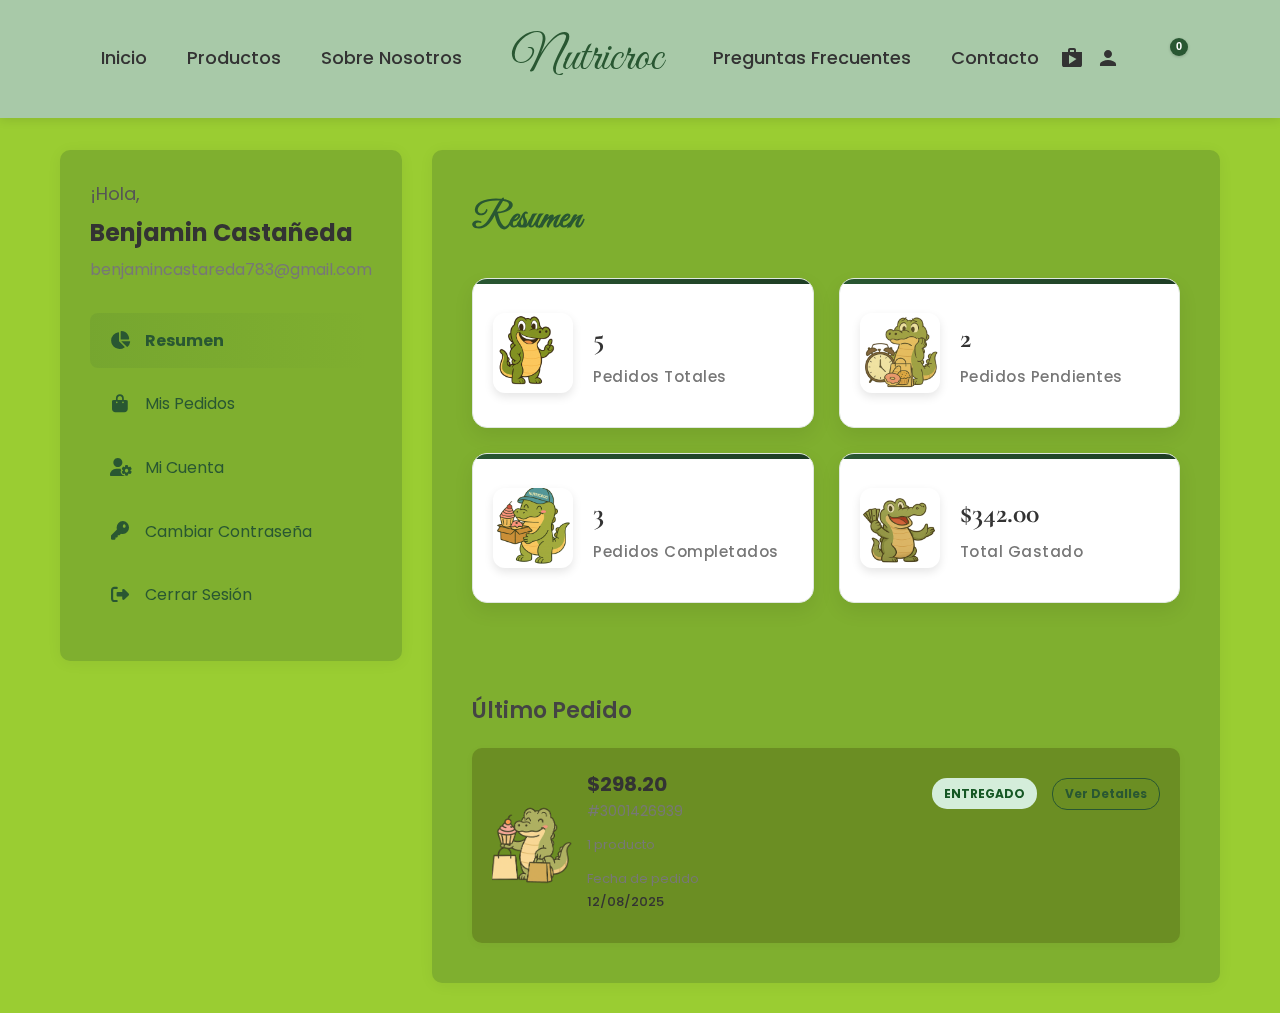
<file: prueba.html>
<!DOCTYPE html>
<html lang="es">
<head>
  <meta charset="UTF-8">
  <meta name="viewport" content="width=device-width, initial-scale=1.0, maximum-scale=1.0, user-scalable=no">
  <title>Mi Cuenta - Nutricroc</title>
  <link rel="icon" href="img/cocodrilo1.png">
  <link href="https://fonts.googleapis.com/css2?family=Playfair+Display:wght@500&family=Great+Vibes&display=swap" rel="stylesheet">
  <link href="https://fonts.googleapis.com/icon?family=Material+Icons" rel="stylesheet">
  <link rel="stylesheet" href="https://cdnjs.cloudflare.com/ajax/libs/font-awesome/6.4.0/css/all.min.css">
  <link href="https://fonts.cdnfonts.com/css/argent-cf" rel="stylesheet">
  <link href="https://fonts.googleapis.com/css2?family=Cormorant+Garamond:wght@400;500;600&display=swap" rel="stylesheet">
  <link href="https://fonts.googleapis.com/css2?family=Dancing+Script:wght@500;600&display=swap" rel="stylesheet">
  <link href="https://fonts.googleapis.com/css2?family=Parisienne&display=swap" rel="stylesheet">
  <link href="https://fonts.googleapis.com/css2?family=Marcellus&display=swap" rel="stylesheet">
  <link href="https://fonts.googleapis.com/css2?family=Poppins:wght@400;500;600&display=swap" rel="stylesheet">
  <style>
    * {
      margin: 0;
      padding: 0;
      box-sizing: border-box;
    }

    body {
      font-family: 'Playfair Display', serif;
      background: #9ACD32;
      color: #333;
      line-height: 1.6;
      overflow-x: hidden;
      width: 100%;
      padding-top: 120px;
    }

    /* ===== HEADER ===== */
    .header {
      background: #A8C9A8;
      padding: 20px 0;
      border-bottom: 1px solid #A8C9A8;
      position: fixed;
      top: 0;
      left: 0;
      right: 0;
      z-index: 1000;
      box-shadow: 0 2px 10px rgba(0,0,0,0.1);
      width: 100%;
    }

    .header-top {
      display: flex;
      justify-content: space-between;
      align-items: center;
      padding: 0 50px;
      max-width: 1200px;
      margin: 0 auto;
      width: 100%;
    }

    .header-nav {
      display: flex;
      gap: 40px;
      position: relative;
    }

    .nav-left {
      justify-content: flex-end;
      flex: 1;
    }

    .nav-right {
      justify-content: flex-start;
      flex: 1;
    }

    .nav-item {
      position: relative;
    }

    .nav-item > a {
      text-decoration: none;
      color: #333;
      font-size: 18px;
      font-weight: 500;
      transition: color 0.3s ease;
      padding: 12px 0;
      display: block;
      position: relative;
      font-family: 'Poppins', sans-serif;
    }

    .nav-item > a:hover {
      color: #295732;
    }

    .nav-item > a::after {
      content: '';
      position: absolute;
      bottom: 8px;
      left: 50%;
      transform: translateX(-50%);
      width: 6px;
      height: 6px;
      background: #295732;
      border-radius: 50%;
      opacity: 0;
      transition: opacity 0.3s ease;
    }

    .nav-item > a:hover::after {
      opacity: 1;
    }

    .header-center {
      text-align: center;
      padding: 0 50px;
    }

    .header-logo {
      font-family: 'Great Vibes', cursive;
      font-size: 48px;
      color: #295732;
      margin: 0;
      text-decoration: none;
    }

    /* ===== ICONOS DE USUARIO Y CARRITO ===== */
    .header-icons {
      display: flex;
      gap: 15px;
      align-items: center;
      position: relative;
    }

    .icon-btn {
      background: none;
      border: none;
      color: #333;
      font-size: 28px;
      cursor: pointer;
      transition: color 0.3s ease;
      display: flex;
      align-items: center;
      justify-content: center;
      width: 45px;
      height: 45px;
      border-radius: 50%;
      position: relative;
    }

    .icon-btn:hover {
      color: #295732;
      background: #f9f9f9;
    }

    .cart-count {
      position: absolute;
      top: 2px;
      right: 2px;
      background: #295732;
      color: white;
      border-radius: 50%;
      width: 18px;
      height: 18px;
      font-size: 11px;
      display: flex;
      align-items: center;
      justify-content: center;
      font-weight: bold;
      box-shadow: 0 1px 3px rgba(0,0,0,0.2);
      line-height: 1;
    }

    .mobile-menu-btn {
      display: none;
      background: none;
      border: none;
      font-size: 28px;
      cursor: pointer;
      color: #333;
      padding: 5px;
      z-index: 2001;
    }

    /* ===== CONTENIDO PRINCIPAL ===== */
    .user-panel-container {
      max-width: 1200px;
      margin: 30px auto;
      padding: 0 20px;
      display: flex;
      gap: 30px;
    }

    .user-sidebar {
      flex: 0 0 280px;
      background: #7FAF2F;
      border-radius: 10px;
      box-shadow: 0 2px 15px rgba(0,0,0,0.05);
      padding: 30px;
      height: fit-content;
      position: sticky;
      top: 140px;
    }

    .user-welcome {
      margin-bottom: 30px;
    }

    .user-greeting {
      font-size: 18px;
      color: #555;
      margin-bottom: 5px;
      font-family: 'Poppins', sans-serif;
    }

    .user-name {
      font-size: 24px;
      font-weight: bold;
      margin-bottom: 5px;
      color: #333;
      font-family: 'Poppins', sans-serif;
    }

    .user-email {
      color: #777;
      font-size: 16px;
      font-family: 'Poppins', sans-serif;
    }

    .user-menu {
      list-style: none;
      padding: 0;
      margin: 0;
    }

    .user-menu-item {
      margin-bottom: 8px;
    }

    .user-menu-link {
      display: flex;
      align-items: center;
      padding: 15px 20px;
      text-decoration: none;
      color: #295732;
      border-radius: 8px;
      transition: all 0.3s ease;
      font-size: 16px;
      position: relative;
      font-family: 'Poppins', sans-serif;
    }

    .user-menu-link i {
      margin-right: 15px;
      font-size: 18px;
      width: 20px;
      text-align: center;
    }

    .user-menu-link:hover, .user-menu-link.active {
      background: #7FAF2F;
      color: #295732;
    }

    .user-menu-link.active {
      font-weight: bold;
      background: linear-gradient(to right, rgba(41, 87, 50, 0.1), transparent);
    }

    .user-content {
      flex: 1;
      background: #7FAF2F;
      border-radius: 10px;
      box-shadow: 0 2px 15px rgba(0,0,0,0.05);
      padding: 40px;
      min-height: 600px;
      position: relative;
    }

    .user-section {
      display: none;
      animation: fadeIn 0.5s ease;
    }

    @keyframes fadeIn {
      from { opacity: 0; transform: translateY(10px); }
      to { opacity: 1; transform: translateY(0); }
    }

    .user-section.active {
      display: block;
    }

    .section-title {
      font-family: 'Great Vibes', cursive;
      font-size: 36px;
      color: #295732;
      margin-bottom: 30px;
    }

    /* Estilos para la sección de resumen */
    .summary-content {
      display: flex;
      flex-direction: column;
      gap: 40px;
    }

    .summary-cards {
      display: grid;
      grid-template-columns: repeat(2, 1fr);
      gap: 25px;
      margin-bottom: 30px;
    }

    .summary-card {
      background: #ffffff;
      border-radius: 15px;
      padding: 20px;
      transition: all 0.3s ease;
      box-shadow: 0 8px 20px rgba(0,0,0,0.08);
      border: 1px solid #e0e8e0;
      position: relative;
      overflow: hidden;
      display: flex;
      align-items: center;
      min-height: 150px;
    }

    .summary-card::before {
      content: '';
      position: absolute;
      top: 0;
      left: 0;
      width: 100%;
      height: 5px;
      background: linear-gradient(to right, #295732, #1e3d24);
    }

    .summary-card:hover {
      transform: translateY(-8px);
      box-shadow: 0 15px 30px rgba(0,0,0,0.12);
    }

    .summary-card-image {
      width: 80px;
      height: 80px;
      border-radius: 12px;
      overflow: hidden;
      margin-right: 20px;
      flex-shrink: 0;
      box-shadow: 0 4px 10px rgba(0,0,0,0.1);
    }

    .summary-card-image img {
      width: 100%;
      height: 100%;
      object-fit: cover;
    }

    .summary-card-content {
      flex: 1;
      display: flex;
      flex-direction: column;
      justify-content: center;
    }

    .summary-card-value {
      font-size: 28px;
      font-weight: bold;
      margin-bottom: 5px;
      color: #333;
      font-family: 'Cormorant Garamond', serif;
    }

    .summary-card-label {
      color: #777;
      font-size: 15px;
      font-weight: 500;
      letter-spacing: 0.5px;
      font-family: 'Poppins', sans-serif;
    }

    .last-order-section {
      margin-top: 20px;
    }

    .last-order-title {
      font-size: 22px;
      margin-bottom: 20px;
      color: #444;
      font-weight: 600;
      font-family: 'Poppins', sans-serif;
    }

    /* Estilos para la sección de pedidos */
    .orders-container {
      display: flex;
      flex-direction: column;
      gap: 15px;
    }

    .order-card {
      background: #6B8E23;
      border-radius: 10px;
      padding: 20px;
      box-shadow: 0 2px 10px rgba(0,0,0,0.03);
      display: flex;
      gap: 15px;
      align-items: center;
      max-width: 100%;
    }

    .order-image {
      width: 80px;
      height: 100px;
      border-radius: 8px;
      overflow: hidden;
      flex-shrink: 0;
    }

    .order-image img {
      width: 100%;
      height: 100%;
      object-fit: cover;
    }

    .order-info {
      flex: 1;
      display: flex;
      flex-direction: column;
      gap: 5px;
      min-width: 0;
    }

    .order-header-compact {
      display: flex;
      justify-content: space-between;
      align-items: flex-start;
      margin-bottom: 8px;
    }

    .order-amount-large {
      font-size: 20px;
      font-weight: bold;
      color: #333;
      font-family: 'Poppins', sans-serif;
    }

    .order-id-large {
      font-size: 14px;
      color: #777;
      font-weight: normal;
      font-family: 'Poppins', sans-serif;
    }

    .order-products-count {
      font-size: 13px;
      color: #777;
      margin-bottom: 8px;
      font-family: 'Poppins', sans-serif;
    }

    .order-date-section {
      margin-bottom: 10px;
    }

    .order-date-label {
      font-size: 13px;
      color: #777;
      margin-bottom: 2px;
      font-family: 'Poppins', sans-serif;
    }

    .order-date-value {
      font-size: 13px;
      color: #333;
      font-weight: 500;
      font-family: 'Poppins', sans-serif;
    }

    .order-status-section {
      display: flex;
      justify-content: space-between;
      align-items: center;
      margin-top: 10px;
    }

    .order-status-badge {
      display: inline-block;
      padding: 6px 12px;
      border-radius: 15px;
      font-size: 12px;
      font-weight: bold;
      background: #d4edda;
      color: #155724;
      margin-right: 15px;
      font-family: 'Poppins', sans-serif;
    }

    .order-details-btn {
      background: transparent;
      border: 1px solid #295732;
      color: #295732;
      padding: 6px 12px;
      border-radius: 15px;
      font-size: 12px;
      cursor: pointer;
      font-family: 'Poppins', sans-serif;
      transition: all 0.3s ease;
      flex-shrink: 0;
      font-weight: bold;
    }

    .order-details-btn:hover {
      background: #295732;
      color: white;
    }

    /* Estilos para secciones vacías */
    .empty-state {
      text-align: center;
      padding: 60px 20px;
      color: #777;
    }

    .empty-image {
      width: 250px;
      height: 250px;
      margin: 0 auto 20px;
      border-radius: 10px;
      display: flex;
      align-items: center;
      justify-content: center;
      color: #ccc;
      font-size: 14px;
      overflow: hidden;
    }

    .empty-image img {
      width: 100%;
      height: 100%;
      object-fit: cover;
    }

    .empty-title {
      font-size: 20px;
      margin-bottom: 10px;
      color: #555;
      font-family: 'Poppins', sans-serif;
    }

    .empty-description {
      font-size: 16px;
      margin-bottom: 20px;
      max-width: 400px;
      margin-left: auto;
      margin-right: auto;
      font-family: 'Poppins', sans-serif;
    }

    /* Estilos para la sección de cuenta */
    .account-form {
      max-width: 700px;
    }

    .form-group {
      margin-bottom: 25px;
    }

    .form-label {
      display: block;
      margin-bottom: 8px;
      font-weight: bold;
      color: #444;
      font-family: 'Poppins', sans-serif;
    }

    .form-control {
      width: 100%;
      padding: 12px 15px;
      border: 1px solid #d0e0d0;
      border-radius: 8px;
      font-family: 'Poppins', sans-serif;
      font-size: 16px;
      transition: all 0.3s ease;
      background: #ffffff;
    }

    .form-control:focus {
      border-color: #295732;
      outline: none;
      background: #ffffff;
      box-shadow: 0 0 0 3px rgba(41, 87, 50, 0.1);
    }

    .form-row {
      display: flex;
      gap: 20px;
    }

    .form-row .form-group {
      flex: 1;
    }

    .password-section {
      margin-top: 40px;
      padding-top: 30px;
      border-top: 1px solid #e0e8e0;
    }

    .password-title {
      font-size: 22px;
      margin-bottom: 20px;
      color: #444;
      font-family: 'Poppins', sans-serif;
    }

    .btn-save {
      background: #295732;
      color: white;
      border: none;
      padding: 12px 30px;
      border-radius: 30px;
      font-family: 'Poppins', sans-serif;
      font-size: 18px;
      font-weight: bold;
      cursor: pointer;
      transition: all 0.3s ease;
      display: inline-flex;
      align-items: center;
      gap: 8px;
    }

    .btn-save:hover {
      background: #1e3d24;
      transform: translateY(-3px);
    }

    .btn-save i {
      font-size: 16px;
    }

    /* Estilos para la sección de cerrar sesión */
    .logout-section {
      text-align: center;
      padding: 60px 0;
    }

    .logout-icon {
      font-size: 80px;
      color: #295732;
      margin-bottom: 20px;
      opacity: 0.8;
    }

    .logout-message {
      font-size: 20px;
      margin-bottom: 30px;
      color: #555;
      max-width: 500px;
      margin-left: auto;
      margin-right: auto;
      font-family: 'Poppins', sans-serif;
    }

    /* MODAL PARA DETALLES DE PEDIDO - MODIFICADO */
    .modal-overlay {
      position: fixed;
      top: 0;
      left: 0;
      width: 100%;
      height: 100%;
      background: rgba(0, 0, 0, 0.7);
      display: none;
      justify-content: center;
      align-items: center;
      z-index: 1000;
      padding: 20px;
    }

    .modal-overlay.active {
      display: flex;
    }

    .modal-container {
      width: 90%;
      max-width: 900px;
      height: 85vh;
      background: #f5f9f5;
      box-shadow: 0 0 20px rgba(0,0,0,0.1);
      border-radius: 20px;
      overflow: hidden;
      position: relative;
      display: flex;
      flex-direction: column;
    }

    .modal-close {
      position: absolute;
      top: 15px;
      right: 15px;
      background: none;
      border: none;
      font-size: 22px;
      cursor: pointer;
      color: #333;
      display: flex;
      align-items: center;
      justify-content: center;
      width: 35px;
      height: 35px;
      border-radius: 50%;
      transition: all 0.3s ease;
      z-index: 5;
    }

    .modal-close:hover {
      background-color: #e8f0e8;
      color: #ff6b6b;
    }

    /* ENCABEZADO DEL MODAL CON NÚMERO Y FECHA */
    .modal-header {
      padding: 25px 30px 15px;
      background: #ffffff;
      border-bottom: 1px solid #e0e8e0;
      text-align: center;
    }

    .modal-order-number {
      font-family: 'Great Vibes', cursive;
      color: #295732;
      font-size: 32px;
      margin-bottom: 10px;
    }

    .modal-order-date {
      color: #777;
      font-size: 16px;
      font-family: 'Poppins', sans-serif;
    }

    /* LISTA DE PRODUCTOS */
    .modal-lista-productos {
      width: 100%;
      overflow-y: auto;
      background: #f5f9f5;
      padding: 0;
      display: flex;
      flex-direction: column;
      flex: 1;
    }

    /* CONTENEDOR DE PRODUCTOS */
    .modal-productos-container {
      flex: 1;
      overflow-y: auto;
      display: flex;
      flex-direction: column;
      gap: 20px;
      padding: 25px;
    }

    /* ESTILO DE TARJETAS RECTANGULARES DE PRODUCTOS */
    .modal-producto-item {
      background: #ffffff;
      border-radius: 12px;
      padding: 20px;
      transition: all 0.3s ease;
      box-shadow: 0 4px 15px rgba(0,0,0,0.08);
      border: 1px solid #e0e8e0;
      display: flex;
      align-items: center;
      gap: 20px;
      min-height: 160px;
    }

    .modal-producto-image {
      width: 140px;
      height: 140px;
      border-radius: 10px;
      overflow: hidden;
      flex-shrink: 0;
      box-shadow: 0 4px 10px rgba(0,0,0,0.1);
    }

    .modal-producto-image img {
      width: 100%;
      height: 100%;
      object-fit: cover;
    }

    .modal-producto-details {
      flex: 1;
      display: flex;
      flex-direction: column;
      gap: 8px;
    }

    .modal-producto-name {
      font-family: 'Cormorant Garamond', serif;
      font-size: 22px;
      color: #000;
      line-height: 1.3;
      margin-bottom: 5px;
      font-weight: 600;
    }

    .modal-producto-info-row {
      display: flex;
      justify-content: space-between;
      align-items: center;
      margin-bottom: 4px;
    }

    .modal-producto-info-label {
      color: #777;
      font-size: 15px;
      font-family: 'Poppins', sans-serif;
    }

    .modal-producto-info-value {
      color: #333;
      font-size: 16px;
      font-weight: 500;
      font-family: 'Poppins', sans-serif;
    }

    .modal-producto-price {
      font-weight: bold;
      color: #295732;
      font-size: 20px;
      font-family: 'Poppins', sans-serif;
    }

    /* RESUMEN DE COMPRA */
    .modal-resumen-compra {
      background: #ffffff;
      border-radius: 12px;
      padding: 25px;
      margin: 0 25px 25px;
      box-shadow: 0 4px 15px rgba(0,0,0,0.08);
      border: 1px solid #e0e8e0;
    }

    .modal-resumen-title {
      font-family: 'Cormorant Garamond', serif;
      font-size: 24px;
      color: #295732;
      margin-bottom: 20px;
      text-align: center;
      font-weight: 600;
    }

    .modal-resumen-grid {
      display: grid;
      grid-template-columns: 1fr 1fr;
      gap: 20px;
      margin-bottom: 20px;
    }

    .modal-resumen-item {
      margin-bottom: 15px;
    }

    .modal-resumen-label {
      color: #777;
      font-size: 15px;
      margin-bottom: 5px;
      font-family: 'Poppins', sans-serif;
    }

    .modal-resumen-value {
      color: #333;
      font-size: 16px;
      font-weight: 500;
      font-family: 'Poppins', sans-serif;
    }

    .modal-resumen-total {
      border-top: 2px solid #e0e8e0;
      padding-top: 15px;
      margin-top: 15px;
      display: flex;
      justify-content: space-between;
      align-items: center;
    }

    .modal-resumen-total-label {
      color: #295732;
      font-size: 18px;
      font-weight: bold;
      font-family: 'Poppins', sans-serif;
    }

    .modal-resumen-total-value {
      color: #295732;
      font-size: 24px;
      font-weight: bold;
      font-family: 'Poppins', sans-serif;
    }

    /* ===== MENÚ MÓVIL ===== */
    .mobile-nav {
      display: flex;
      position: fixed;
      top: 0;
      left: 0;
      width: 280px;
      height: 100%;
      background: #f5f9f5;
      z-index: 2000;
      flex-direction: column;
      padding: 20px 15px 30px;
      transform: translateX(-100%);
      transition: transform 0.3s ease;
      overflow-y: auto;
      box-shadow: 2px 0 10px rgba(0,0,0,0.1);
      overflow-x: hidden;
    }

    .mobile-nav.open {
      transform: translateX(0);
    }

    .mobile-nav-header {
      display: flex;
      justify-content: space-between;
      align-items: center;
      margin-bottom: 30px;
      padding-bottom: 20px;
      border-bottom: 1px solid #e0e8e0;
    }

    .mobile-nav-title {
      font-family: 'Great Vibes', cursive;
      font-size: 35px;
      color: #295732;
      margin: 0;
    }

    .close-mobile-nav {
      background: none;
      border: none;
      font-size: 24px;
      cursor: pointer;
      color: #333;
    }

    .mobile-nav-item {
      border-bottom: 1px solid #e8f0e8;
      width: 100%;
    }

    .mobile-nav-item > a {
      display: block;
      padding: 18px 5px;
      text-decoration: none;
      color: #333;
      font-size: 18px;
      font-weight: 500;
      transition: color 0.3s ease;
      width: 100%;
      font-family: 'Poppins', sans-serif;
    }

    .mobile-nav-item > a:hover {
      color: #295732;
    }

    .mobile-nav-overlay {
      display: none;
      position: fixed;
      top: 0;
      left: 0;
      width: 100%;
      height: 100%;
      background-color: rgba(0, 0, 0, 0.5);
      z-index: 1999;
    }

    .mobile-nav-overlay.active {
      display: block;
    }

    /* ===== RESPONSIVE STYLES ===== */
    @media (max-width: 1200px) {
      .header-top {
        padding: 0 30px;
      }
    }

    @media (max-width: 992px) {
      .user-panel-container {
        flex-direction: column;
      }
      
      .user-sidebar {
        flex: 1;
        position: static;
        width: 100%;
        top: 120px;
      }
      
      .summary-content {
        flex-direction: column;
      }
      
      .modal-container {
        height: 90vh;
        width: 95%;
      }
    }

    @media (max-width: 768px) {
      .header-top {
        padding: 0 15px;
        flex-wrap: wrap;
        position: relative;
      }
      
      .header-nav {
        display: none;
      }
      
      .header-center {
        padding: 0;
        order: 0;
        width: auto;
        margin-bottom: 0;
        flex-grow: 1;
        text-align: center;
      }
      
      .header-logo {
        font-size: 36px;
        margin: 0;
      }
      
      .header-icons {
        display: flex;
        gap: 10px;
        order: 1;
        margin-left: auto;
      }
      
      .icon-btn {
        width: 40px;
        height: 40px;
        font-size: 24px;
      }
      
      .mobile-menu-btn {
        display: flex;
        order: -1;
        margin-right: 10px;
      }

      body {
        padding-top: 100px;
      }

      .user-panel-container {
        margin: 15px auto;
        padding: 0 15px;
        gap: 20px;
      }

      .user-sidebar {
        padding: 20px;
        top: 100px;
      }

      .user-content {
        padding: 25px 20px;
      }

      .section-title {
        font-size: 28px;
        margin-bottom: 20px;
      }

      .summary-cards {
        grid-template-columns: 1fr;
        gap: 15px;
      }
      
      .summary-card {
        flex-direction: column;
        text-align: center;
        padding: 15px;
        min-height: auto;
      }
      
      .summary-card-image {
        margin-right: 0;
        margin-bottom: 15px;
      }

      .summary-card-value {
        font-size: 24px;
      }

      .summary-card-label {
        font-size: 14px;
      }

      .form-row {
        flex-direction: column;
        gap: 0;
      }
      
      .order-card {
        padding: 15px;
        flex-direction: column;
        text-align: center;
      }

      .order-image {
        width: 100px;
        height: 120px;
      }

      .order-amount-large {
        font-size: 18px;
      }

      .order-status-badge {
        margin-right: 0;
        margin-bottom: 10px;
      }

      .order-status-section {
        flex-direction: column;
        align-items: center;
      }

      .empty-state {
        padding: 40px 15px;
      }

      .empty-image {
        width: 200px;
        height: 200px;
      }

      .empty-title {
        font-size: 18px;
      }

      .empty-description {
        font-size: 14px;
      }

      .btn-save {
        width: 100%;
        justify-content: center;
        padding: 15px 30px;
      }

      .modal-overlay {
        padding: 10px;
      }

      .modal-container {
        height: 95vh;
        width: 100%;
      }

      .modal-header {
        padding: 20px 15px 10px;
      }

      .modal-order-number {
        font-size: 26px;
      }

      .modal-productos-container {
        padding: 15px;
        gap: 15px;
      }

      .modal-producto-item {
        flex-direction: column;
        text-align: center;
        min-height: auto;
        padding: 15px;
      }

      .modal-producto-image {
        width: 120px;
        height: 120px;
      }

      .modal-producto-name {
        font-size: 20px;
      }

      .modal-resumen-compra {
        margin: 0 15px 15px;
        padding: 20px;
      }

      .modal-resumen-grid {
        grid-template-columns: 1fr;
        gap: 15px;
      }

      .modal-resumen-total-value {
        font-size: 22px;
      }
    }

    @media (max-width: 480px) {
      .header-logo {
        font-size: 28px;
      }

      .user-greeting {
        font-size: 16px;
      }

      .user-name {
        font-size: 20px;
      }

      .user-email {
        font-size: 14px;
      }

      .user-menu-link {
        padding: 12px 15px;
        font-size: 14px;
      }

      .user-menu-link i {
        margin-right: 10px;
        font-size: 16px;
      }

      .summary-card {
        padding: 12px;
      }

      .summary-card-image {
        width: 60px;
        height: 60px;
      }

      .summary-card-value {
        font-size: 20px;
      }

      .last-order-title {
        font-size: 18px;
      }

      .order-card {
        padding: 12px;
      }

      .order-image {
        width: 80px;
        height: 100px;
      }

      .order-amount-large {
        font-size: 16px;
      }

      .order-id-large {
        font-size: 12px;
      }

      .order-products-count,
      .order-date-label,
      .order-date-value {
        font-size: 12px;
      }

      .order-details-btn {
        padding: 5px 10px;
        font-size: 11px;
      }

      .form-control {
        padding: 10px 12px;
        font-size: 14px;
      }

      .btn-save {
        font-size: 16px;
        padding: 12px 20px;
      }

      .logout-icon {
        font-size: 60px;
      }

      .logout-message {
        font-size: 16px;
      }

      .modal-producto-image {
        width: 100px;
        height: 100px;
      }

      .modal-producto-name {
        font-size: 18px;
      }

      .modal-resumen-total-value {
        font-size: 20px;
      }
    }

    @media (min-width: 769px) {
      .mobile-menu-btn {
        display: none;
      }
      
      .mobile-nav {
        display: none;
      }
      
      .header-nav {
        display: flex;
      }
      
      .header-icons {
        display: flex;
      }
    }
  </style>
</head>
<body>
  <!-- Header (Diseño del Archivo 2) -->
  <header class="header">
    <div class="header-top">
      <button class="mobile-menu-btn" id="mobileMenuBtn">
        <span class="material-icons">menu</span>
      </button>

      <nav class="header-nav nav-left">
        <div class="nav-item">
          <a href="index.html">Inicio</a>
        </div>
        <div class="nav-item">
          <a href="tienda.html">Productos</a>
        </div>
        <div class="nav-item">
          <a href="sobre-nosotros.html">Sobre Nosotros</a>
        </div>
      </nav>

      <div class="header-center">
        <a href="index.html" class="header-logo">Nutricroc</a>
      </div>

      <nav class="header-nav nav-right">
        <div class="nav-item">
          <a href="preguntas-frecuentes.html">Preguntas Frecuentes</a>
        </div>
        <div class="nav-item">
          <a href="contacto.html">Contacto</a>
        </div>
      </nav>
      
      <div class="header-icons">
        <button class="icon-btn" id="userBtn">
          <span class="material-icons">person</span>
        </button>
        <button class="icon-btn" id="cartBtn">
          <span class="material-icons">shopping_bag</span>
          <span class="cart-count" id="cartCount">0</span>
        </button>
      </div>
    </div>
  </header>

  <!-- Menú móvil -->
  <div class="mobile-nav-overlay" id="mobileNavOverlay"></div>
  <nav class="mobile-nav" id="mobileNav">
    <div class="mobile-nav-header">
      <h2 class="mobile-nav-title">Nutricroc</h2>
      <button class="close-mobile-nav" id="closeMobileNav">
        <span class="material-icons">close</span>
      </button>
    </div>
    
    <div class="mobile-nav-item">
      <a href="index.html">Inicio</a>
    </div>
    
    <div class="mobile-nav-item">
      <a href="tienda.html">Productos</a>
    </div>
    
    <div class="mobile-nav-item">
      <a href="sobre-nosotros.html">Sobre Nosotros</a>
    </div>
    
    <div class="mobile-nav-item">
      <a href="preguntas-frecuentes.html">Preguntas Frecuentes</a>
    </div>
    
    <div class="mobile-nav-item">
      <a href="contacto.html">Contacto</a>
    </div>
  </nav>

  <!-- Contenido principal -->
  <div class="user-panel-container">
    <div class="user-sidebar">
      <div class="user-welcome">
        <div class="user-greeting">¡Hola,</div>
        <div class="user-name">Benjamin Castañeda</div>
        <div class="user-email">benjamincastareda783@gmail.com</div>
      </div>
      
      <ul class="user-menu">
        <li class="user-menu-item">
          <a href="#" class="user-menu-link active" data-section="resumen">
            <i class="fas fa-chart-pie"></i> Resumen
          </a>
        </li>
        <li class="user-menu-item">
          <a href="#" class="user-menu-link" data-section="pedidos">
            <i class="fas fa-shopping-bag"></i> Mis Pedidos
          </a>
        </li>
        <li class="user-menu-item">
          <a href="#" class="user-menu-link" data-section="cuenta">
            <i class="fas fa-user-cog"></i> Mi Cuenta
          </a>
        </li>
        <li class="user-menu-item">
          <a href="#" class="user-menu-link" data-section="contrasena">
            <i class="fas fa-key"></i> Cambiar Contraseña
          </a>
        </li>
        <li class="user-menu-item">
          <a href="#" class="user-menu-link" data-section="logout">
            <i class="fas fa-sign-out-alt"></i> Cerrar Sesión
          </a>
        </li>
      </ul>
    </div>
    
    <div class="user-content">
      <!-- Sección de Resumen -->
      <div class="user-section active" id="resumen">
        <h2 class="section-title">Resumen</h2>
        
        <div class="summary-content">
          <div class="summary-cards">
            <div class="summary-card">
              <div class="summary-card-image">
                <img src="img/pedidostotales.png" alt="Pedidos Totales">
              </div>
              <div class="summary-card-content">
                <div class="summary-card-value">5</div>
                <div class="summary-card-label">Pedidos Totales</div>
              </div>
            </div>
            
            <div class="summary-card">
              <div class="summary-card-image">
                <img src="img/pedidospendiente.png" alt="Pedidos Pendientes">
              </div>
              <div class="summary-card-content">
                <div class="summary-card-value">2</div>
                <div class="summary-card-label">Pedidos Pendientes</div>
              </div>
            </div>
            
            <div class="summary-card">
              <div class="summary-card-image">
                <img src="img/Un cocodrilo reparti.png" alt="Pedidos Completados">
              </div>
              <div class="summary-card-content">
                <div class="summary-card-value">3</div>
                <div class="summary-card-label">Pedidos Completados</div>
              </div>
            </div>
            
            <div class="summary-card">
              <div class="summary-card-image">
                <img src="img/totalgastado.png" alt="Total Gastado">
              </div>
              <div class="summary-card-content">
                <div class="summary-card-value">$342.00</div>
                <div class="summary-card-label">Total Gastado</div>
              </div>
            </div>
          </div>
          
          <div class="last-order-section">
            <h3 class="last-order-title">Último Pedido</h3>
            
            <div class="orders-container">
              <div class="order-card">
                <div class="order-image">
                  <img src="img/partedecompra.png" alt="Pastel de Vainilla">
                </div>
                <div class="order-info">
                  <div class="order-header-compact">
                    <div>
                      <div class="order-amount-large">$298.20</div>
                      <div class="order-id-large">#3001426939</div>
                    </div>
                    <div class="order-status-section">
                      <span class="order-status-badge">ENTREGADO</span>
                      <button class="order-details-btn" data-order-id="3001426939" data-order-status="entregado" data-order-date="12/08/2025">Ver Detalles</button>
                    </div>
                  </div>
                  <div class="order-products-count">1 producto</div>
                  
                  <div class="order-date-section">
                    <div class="order-date-label">Fecha de pedido</div>
                    <div class="order-date-value">12/08/2025</div>
                  </div>
                </div>
              </div>
            </div>
          </div>
        </div>
      </div>
      
      <!-- Sección de Mis Pedidos -->
      <div class="user-section" id="pedidos">
        <h2 class="section-title">Mis Pedidos</h2>
        
        <div class="orders-container">
          <div class="order-card">
            <div class="order-image">
              <img src="img/partedecompra.png" alt="Pastel de Vainilla">
            </div>
            <div class="order-info">
              <div class="order-header-compact">
                <div>
                  <div class="order-amount-large">$298.20</div>
                  <div class="order-id-large">#3001426939</div>
                </div>
                <div class="order-status-section">
                  <span class="order-status-badge">ENTREGADO</span>
                  <button class="order-details-btn" data-order-id="3001426939" data-order-status="entregado" data-order-date="12 de agosto de 2025">Ver Detalles</button>
                </div>
              </div>
              <div class="order-products-count">1 producto</div>
              
              <div class="order-date-section">
                <div class="order-date-label">Fecha de pedido</div>
                <div class="order-date-value">12/08/2025</div>
              </div>
            </div>
          </div>
          
          <div class="order-card">
            <div class="order-image">
              <img src="img/partedecompra.png" alt="Helado de Maple">
            </div>
            <div class="order-info">
              <div class="order-header-compact">
                <div>
                  <div class="order-amount-large">$125.00</div>
                  <div class="order-id-large">#3001426938</div>
                </div>
                <div class="order-status-section">
                  <span class="order-status-badge" style="background: #cce7ff; color: #004085;">PROCESANDO</span>
                  <button class="order-details-btn" data-order-id="3001426938" data-order-status="procesando" data-order-date="10 de agosto de 2025">Ver Detalles</button>
                </div>
              </div>
              <div class="order-products-count">2 productos</div>
              
              <div class="order-date-section">
                <div class="order-date-label">Fecha de pedido</div>
                <div class="order-date-value">10/08/2025</div>
              </div>
            </div>
          </div>

          <div class="order-card">
            <div class="order-image">
              <img src="img/partedecompra.png" alt="Panquecitos de Chocolate">
            </div>
            <div class="order-info">
              <div class="order-header-compact">
                <div>
                  <div class="order-amount-large">$84.00</div>
                  <div class="order-id-large">#3001426937</div>
                </div>
                <div class="order-status-section">
                  <span class="order-status-badge" style="background: #fff3cd; color: #856404;">PENDIENTE</span>
                  <button class="order-details-btn" data-order-id="3001426937" data-order-status="pendiente" data-order-date="5 de agosto de 2025">Ver Detalles</button>
                </div>
              </div>
              <div class="order-products-count">1 producto</div>
              
              <div class="order-date-section">
                <div class="order-date-label">Fecha de pedido</div>
                <div class="order-date-value">05/08/2025</div>
              </div>
            </div>
          </div>
        </div>
      </div>
      
      <!-- Sección de Mi Cuenta -->
      <div class="user-section" id="cuenta">
        <h2 class="section-title">Mi Cuenta</h2>
        
        <form class="account-form">
          <div class="form-row">
            <div class="form-group">
              <label class="form-label">Nombre</label>
              <input type="text" class="form-control" value="Benjamin">
            </div>
            <div class="form-group">
              <label class="form-label">Apellido</label>
              <input type="text" class="form-control" value="Castañeda">
            </div>
          </div>
          
          <div class="form-group">
            <label class="form-label">Correo Electrónico</label>
            <input type="email" class="form-control" value="benjamincastareda783@gmail.com">
          </div>
          
          <div class="form-group">
            <label class="form-label">Teléfono</label>
            <input type="tel" class="form-control" value="+1 234 567 8900">
          </div>
          
          <button type="button" class="btn-save">
            <i class="fas fa-save"></i> Guardar Cambios
          </button>
        </form>
      </div>

      <!-- Sección de Cambiar Contraseña -->
      <div class="user-section" id="contrasena">
        <h2 class="section-title">Cambiar Contraseña</h2>
        
        <form class="account-form">
          <div class="form-group">
            <label class="form-label">Contraseña Actual</label>
            <input type="password" class="form-control" placeholder="Ingresa tu contraseña actual">
          </div>
          
          <div class="form-row">
            <div class="form-group">
              <label class="form-label">Nueva Contraseña</label>
              <input type="password" class="form-control" placeholder="Ingresa tu nueva contraseña">
            </div>
            <div class="form-group">
              <label class="form-label">Confirmar Contraseña</label>
              <input type="password" class="form-control" placeholder="Confirma tu nueva contraseña">
            </div>
          </div>
          
          <button type="button" class="btn-save">
            <i class="fas fa-key"></i> Actualizar Contraseña
          </button>
        </form>
      </div>
      
      <!-- Sección de Cerrar Sesión -->
      <div class="user-section" id="logout">
        <h2 class="section-title">Cerrar Sesión</h2>
        
        <div class="logout-section">
          <div class="logout-icon">
            <i class="fas fa-sign-out-alt"></i>
          </div>
          <div class="logout-message">
            ¿Estás seguro de que deseas cerrar sesión? Podrás volver a iniciar sesión en cualquier momento.
          </div>
          <button class="btn-save" id="confirmLogout">
            <i class="fas fa-sign-out-alt"></i> Cerrar Sesión
          </button>
        </div>
      </div>
    </div>
  </div>

  <!-- MODAL PARA DETALLES DE PEDIDO - MODIFICADO -->
  <div class="modal-overlay" id="orderModal">
    <div class="modal-container">
      <button class="modal-close" id="modalClose">
        <span class="material-icons">close</span>
      </button>

      <!-- ENCABEZADO CON NÚMERO Y FECHA -->
      <div class="modal-header">
        <div class="modal-order-number" id="modalOrderNumber">Pedido #3001426939</div>
        <div class="modal-order-date" id="modalOrderDate">12 de agosto de 2025</div>
      </div>

      <!-- LISTA DE PRODUCTOS -->
      <div class="modal-lista-productos">
        <div class="modal-productos-container" id="modalProductosContainer">
          <!-- Los productos se cargarán dinámicamente -->
        </div>
        
        <!-- RESUMEN DE COMPRA -->
        <div class="modal-resumen-compra" id="modalResumenCompra">
          <div class="modal-resumen-title">Resumen de Compra</div>
          <div class="modal-resumen-grid">
            <div class="modal-resumen-item">
              <div class="modal-resumen-label">Dirección de entrega:</div>
              <div class="modal-resumen-value" id="modalResumenDireccion">Av. Principal 123, Col. Centro, Ciudad de México, CP 12345</div>
            </div>
            <div class="modal-resumen-item">
              <div class="modal-resumen-label">Método de pago:</div>
              <div class="modal-resumen-value" id="modalResumenPago">Tarjeta de crédito **** 5678</div>
            </div>
          </div>
          <div class="modal-resumen-total">
            <div class="modal-resumen-total-label">Total del pedido:</div>
            <div class="modal-resumen-total-value" id="modalResumenTotal">$298.20</div>
          </div>
        </div>
      </div>
    </div>
  </div>

  <script>
    // Navegación entre secciones del panel de usuario
    document.querySelectorAll('.user-menu-link').forEach(link => {
      link.addEventListener('click', function(e) {
        e.preventDefault();
        
        document.querySelectorAll('.user-menu-link').forEach(item => {
          item.classList.remove('active');
        });
        
        this.classList.add('active');
        
        document.querySelectorAll('.user-section').forEach(section => {
          section.classList.remove('active');
        });
        
        const sectionId = this.getAttribute('data-section');
        document.getElementById(sectionId).classList.add('active');
      });
    });
    
    // Confirmación de cierre de sesión
    document.getElementById('confirmLogout').addEventListener('click', function() {
      if(confirm('¿Estás seguro de que deseas cerrar sesión?')) {
        alert('Sesión cerrada correctamente');
      }
    });

    // Menú móvil
    const mobileMenuBtn = document.getElementById('mobileMenuBtn');
    const mobileNav = document.getElementById('mobileNav');
    const mobileNavOverlay = document.getElementById('mobileNavOverlay');
    const closeMobileNav = document.getElementById('closeMobileNav');
    
    function toggleMobileNav() {
      mobileNav.classList.toggle('open');
      mobileNavOverlay.classList.toggle('active');
      document.body.style.overflow = mobileNav.classList.contains('open') ? 'hidden' : 'auto';
    }
    
    function closeMobileNavFunc() {
      mobileNav.classList.remove('open');
      mobileNavOverlay.classList.remove('active');
      document.body.style.overflow = 'auto';
    }
    
    mobileMenuBtn.addEventListener('click', toggleMobileNav);
    closeMobileNav.addEventListener('click', closeMobileNavFunc);
    mobileNavOverlay.addEventListener('click', closeMobileNavFunc);

    // MODAL PARA DETALLES DE PEDIDO - MODIFICADO
    const orderModal = document.getElementById('orderModal');
    const modalClose = document.getElementById('modalClose');
    const modalProductosContainer = document.getElementById('modalProductosContainer');
    const modalOrderNumber = document.getElementById('modalOrderNumber');
    const modalOrderDate = document.getElementById('modalOrderDate');
    const modalResumenTotal = document.getElementById('modalResumenTotal');
    const modalResumenDireccion = document.getElementById('modalResumenDireccion');
    const modalResumenPago = document.getElementById('modalResumenPago');

    // Datos de productos por pedido
    const pedidosProductos = {
      '3001426939': [
        {
          id: "postre1",
          nombre: "Bowl de Açai con Frutas Tropicales",
          imagen: "img/partedecompra.png",
          cantidad: 1,
          precioUnidad: 298.20,
          descripcion: "Bowl nutritivo de açai con plátano, fresas, kiwi, granola y miel de agave."
        }
      ],
      '3001426938': [
        {
          id: "paleta",
          nombre: "Tostada de Salmón, Aguacate y Huevo con Semillas",
          imagen: "img/Espe3.jpeg",
          cantidad: 1,
          precioUnidad: 85.00,
          descripcion: "Deliciosa tostada integral con salmón fresco, aguacate cremoso y huevo orgánico."
        },
        {
          id: "postre2",
          nombre: "Smoothie Verde Energizante",
          imagen: "img/Un cocodrilo reparti.png",
          cantidad: 2,
          precioUnidad: 20.00,
          descripcion: "Smoothie de espinaca, piña, jengibre y pepino, endulzado con stevia natural."
        }
      ],
      '3001426937': [
        {
          id: "galleta",
          nombre: "Galletas de Avena y Chía",
          imagen: "img/totalgastado.png",
          cantidad: 6,
          precioUnidad: 14.00,
          descripcion: "Galletas saludables de avena integral, semillas de chía y pasas."
        }
      ]
    };

    // Datos de resumen por pedido
    const pedidosResumen = {
      '3001426939': {
        total: 298.20,
        direccion: "Av. Principal 123, Col. Centro, Ciudad de México, CP 12345",
        metodoPago: "Tarjeta de crédito **** 5678"
      },
      '3001426938': {
        total: 125.00,
        direccion: "Calle Secundaria 456, Col. Juárez, Ciudad de México, CP 67890",
        metodoPago: "PayPal"
      },
      '3001426937': {
        total: 84.00,
        direccion: "Boulevard Norte 789, Col. Reforma, Ciudad de México, CP 11223",
        metodoPago: "Transferencia bancaria"
      }
    };

    // Función para renderizar los productos en el modal
    function renderizarProductosModal(orderId, orderDate) {
      modalProductosContainer.innerHTML = '';
      
      const productos = pedidosProductos[orderId];
      let totalCalculado = 0;
      
      if (productos) {
        productos.forEach(producto => {
          const subtotal = producto.cantidad * producto.precioUnidad;
          totalCalculado += subtotal;
          
          const productoHTML = `
            <div class="modal-producto-item">
              <div class="modal-producto-image">
                <img src="${producto.imagen}" alt="${producto.nombre}">
              </div>
              <div class="modal-producto-details">
                <div class="modal-producto-name">${producto.nombre}</div>
                <div class="modal-producto-info-row">
                  <span class="modal-producto-info-label">Cantidad:</span>
                  <span class="modal-producto-info-value">${producto.cantidad}</span>
                </div>
                <div class="modal-producto-info-row">
                  <span class="modal-producto-info-label">Precio unitario:</span>
                  <span class="modal-producto-price">$${producto.precioUnidad.toFixed(2)}</span>
                </div>
                <div class="modal-producto-info-row">
                  <span class="modal-producto-info-label">Subtotal:</span>
                  <span class="modal-producto-price">$${subtotal.toFixed(2)}</span>
                </div>
              </div>
            </div>
          `;
          
          modalProductosContainer.insertAdjacentHTML('beforeend', productoHTML);
        });
      }
      
      // Actualizar encabezado
      modalOrderNumber.textContent = `Pedido #${orderId}`;
      modalOrderDate.textContent = orderDate;
      
      // Actualizar resumen
      const resumen = pedidosResumen[orderId];
      if (resumen) {
        modalResumenTotal.textContent = `$${resumen.total.toFixed(2)}`;
        modalResumenDireccion.textContent = resumen.direccion;
        modalResumenPago.textContent = resumen.metodoPago;
      }
    }

    // Abrir modal al hacer clic en "Ver Detalles"
    document.querySelectorAll('.order-details-btn').forEach(button => {
      button.addEventListener('click', function() {
        const orderId = this.getAttribute('data-order-id');
        const orderDate = this.getAttribute('data-order-date');
        
        renderizarProductosModal(orderId, orderDate);
        orderModal.classList.add('active');
      });
    });

    // Cerrar modal
    modalClose.addEventListener('click', function() {
      orderModal.classList.remove('active');
    });

    orderModal.addEventListener('click', function(e) {
      if (e.target === orderModal) {
        orderModal.classList.remove('active');
      }
    });

    // Inicializar los botones de "Ver Detalles" - ESTO ES IMPORTANTE
    document.addEventListener('DOMContentLoaded', function() {
      // Asegurar que todos los botones tengan el evento
      const buttons = document.querySelectorAll('.order-details-btn');
      console.log('Botones encontrados:', buttons.length);
      
      buttons.forEach(button => {
        console.log('Configurando botón:', button.getAttribute('data-order-id'));
      });
    });
  </script>
</body>
</html>
</file>
